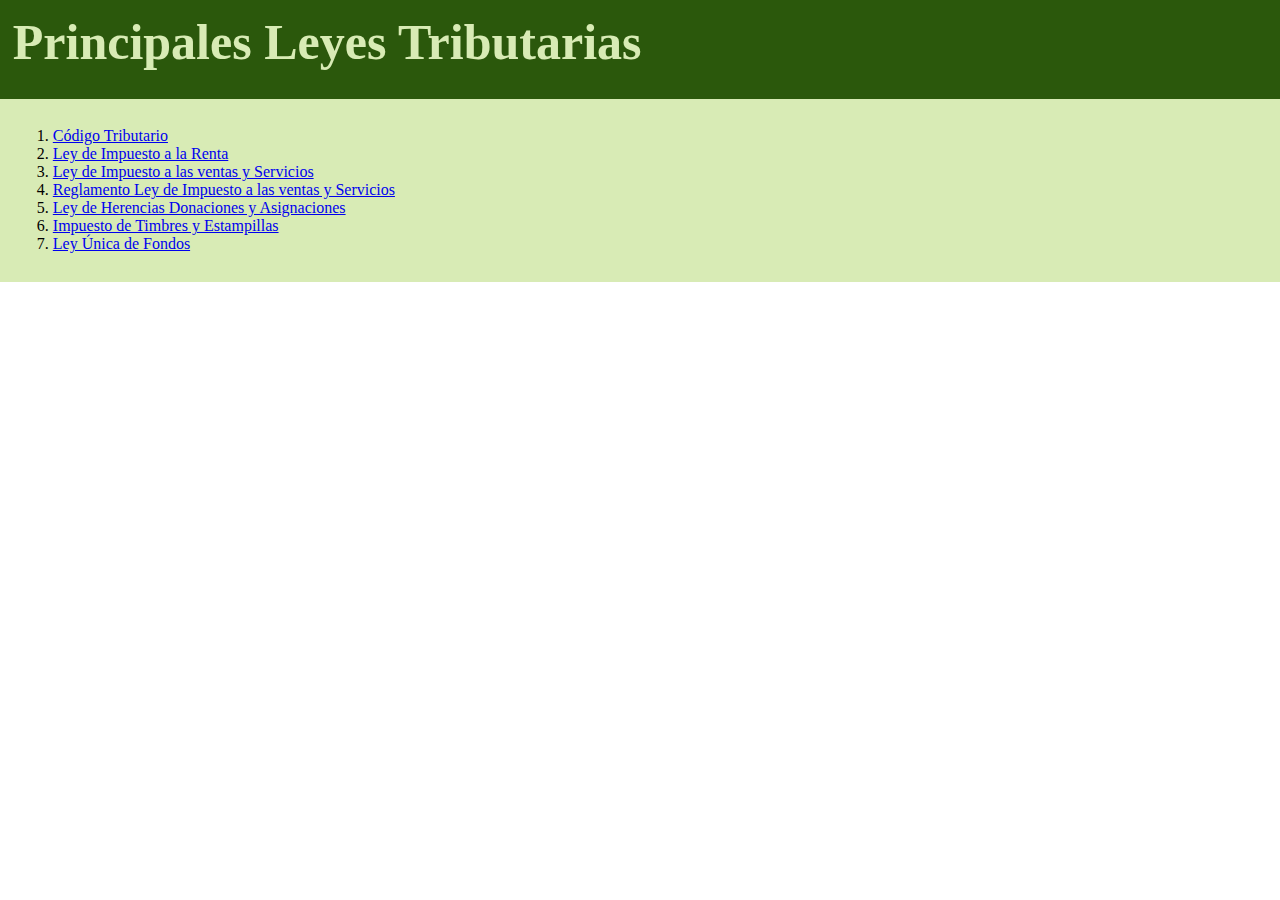
<file: index.html>
<!DOCTYPE html>
<html lang="en" dir="ltr">
  <head>
    <meta charset="utf-8" />
    <title>Main Page</title>
    <link rel="stylesheet" href="css/styles.css" />
  </head>
  <body>
    <div class="headerContainerStyle">
      <h1 class="pageHeadeTitle">Principales Leyes Tributarias</h1>
    </div>

    <div class="middleConteinerStyle">
      <ol>
        <li><a href="codigoTributario.html">Código Tributario</a></li>
        <li><a href="renta.html">Ley de Impuesto a la Renta</a></li>
        <li><a href="iva.html">Ley de Impuesto a las ventas y Servicios</a></li>
        <li><a href="ivaReglamento.html">Reglamento Ley de Impuesto a las ventas y Servicios</a></li>
        <li><a href="IHDA.html">Ley de Herencias Donaciones y Asignaciones</a></li>
        <li><a href="ITE.html">Impuesto de Timbres y Estampillas</a></li>
        <li><a href="LUF.html">Ley Única de Fondos</a></li>
      </ol>
    </div>

    <div class="footerContainerStyle"></div>
  </body>
</html>
</file>
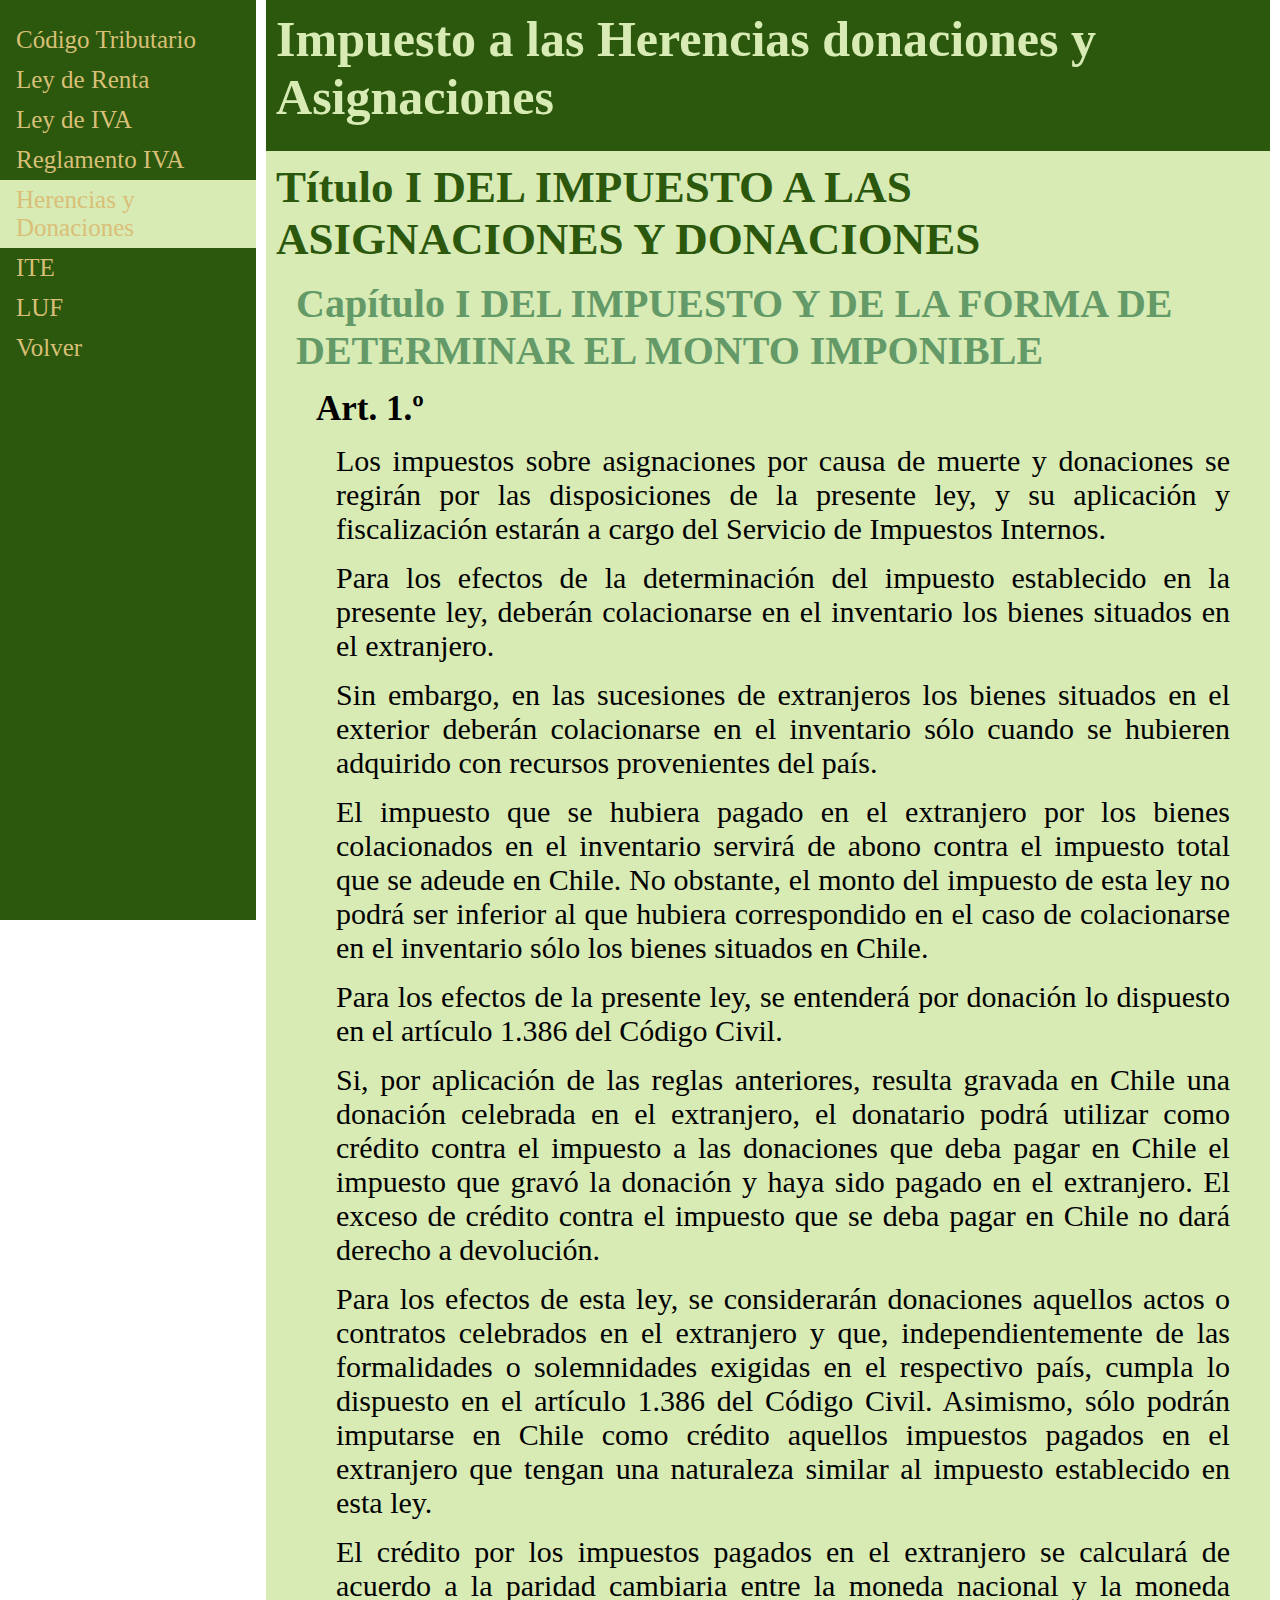
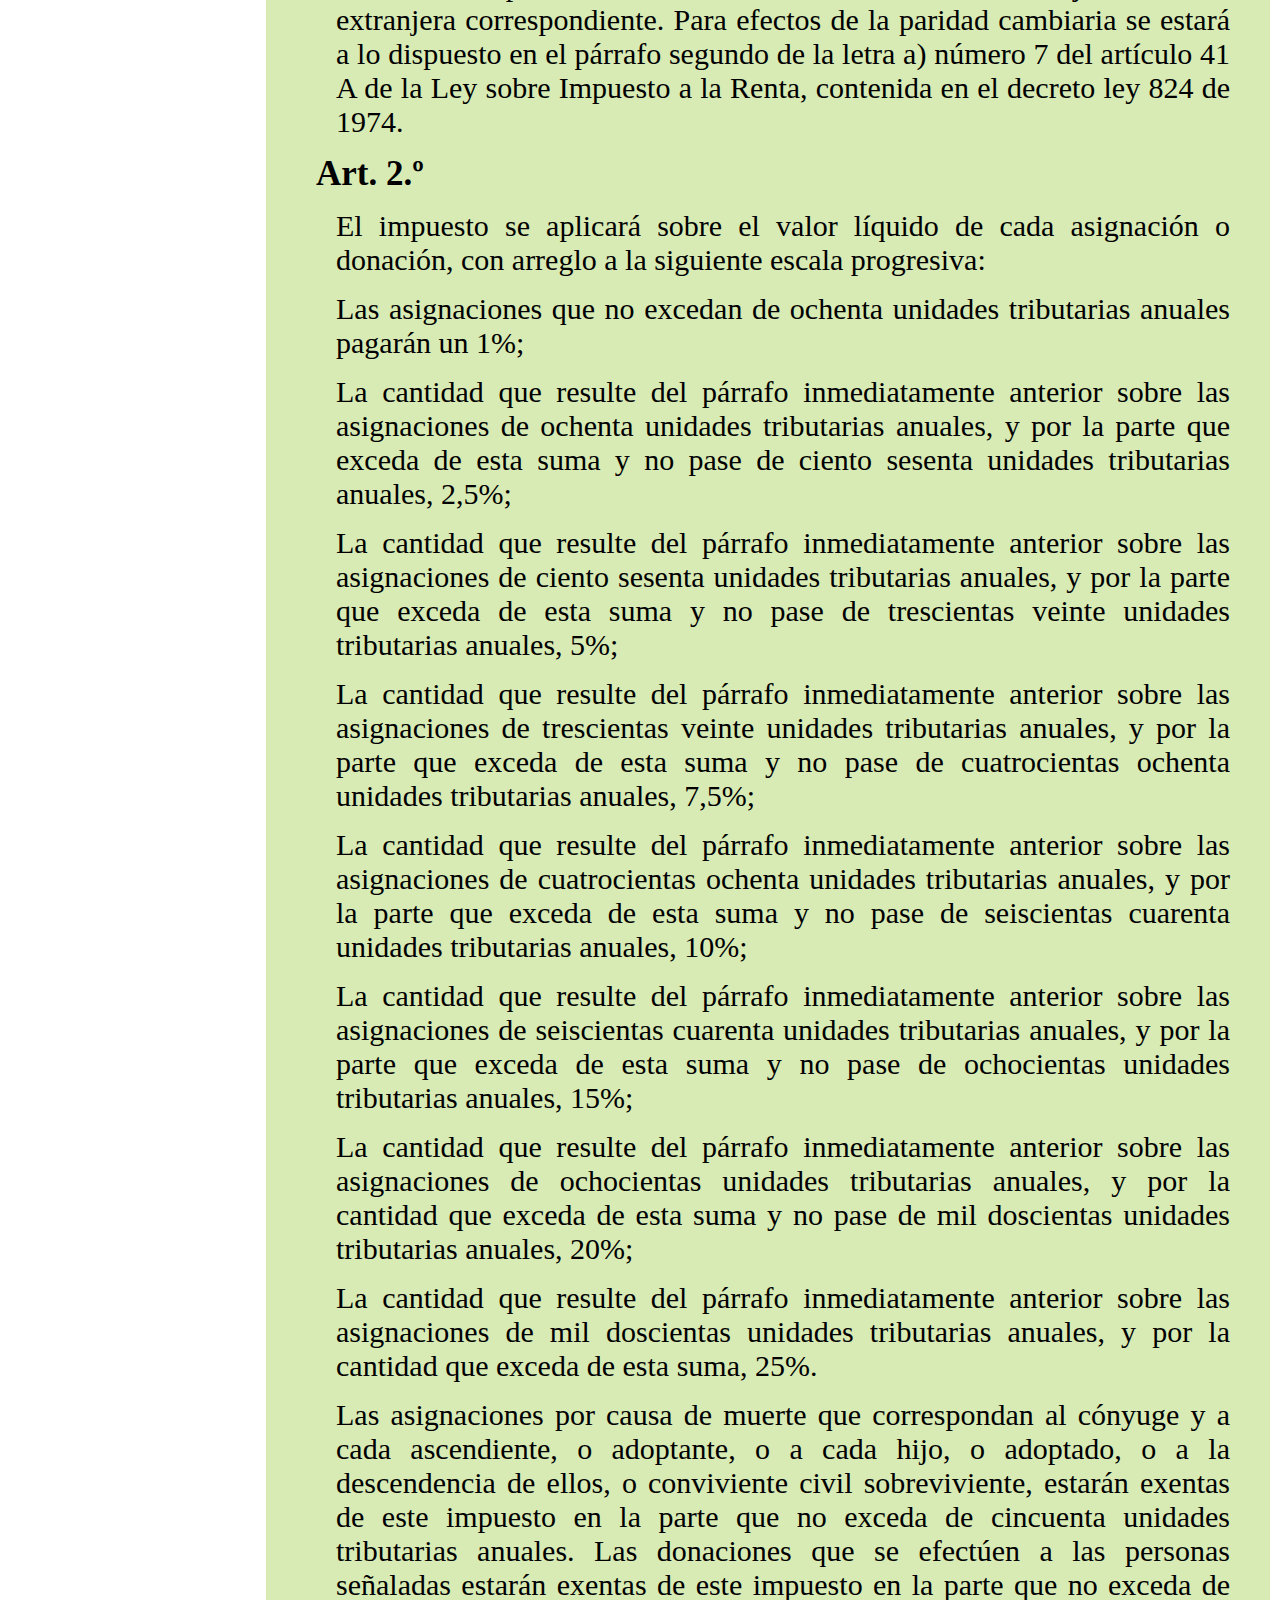
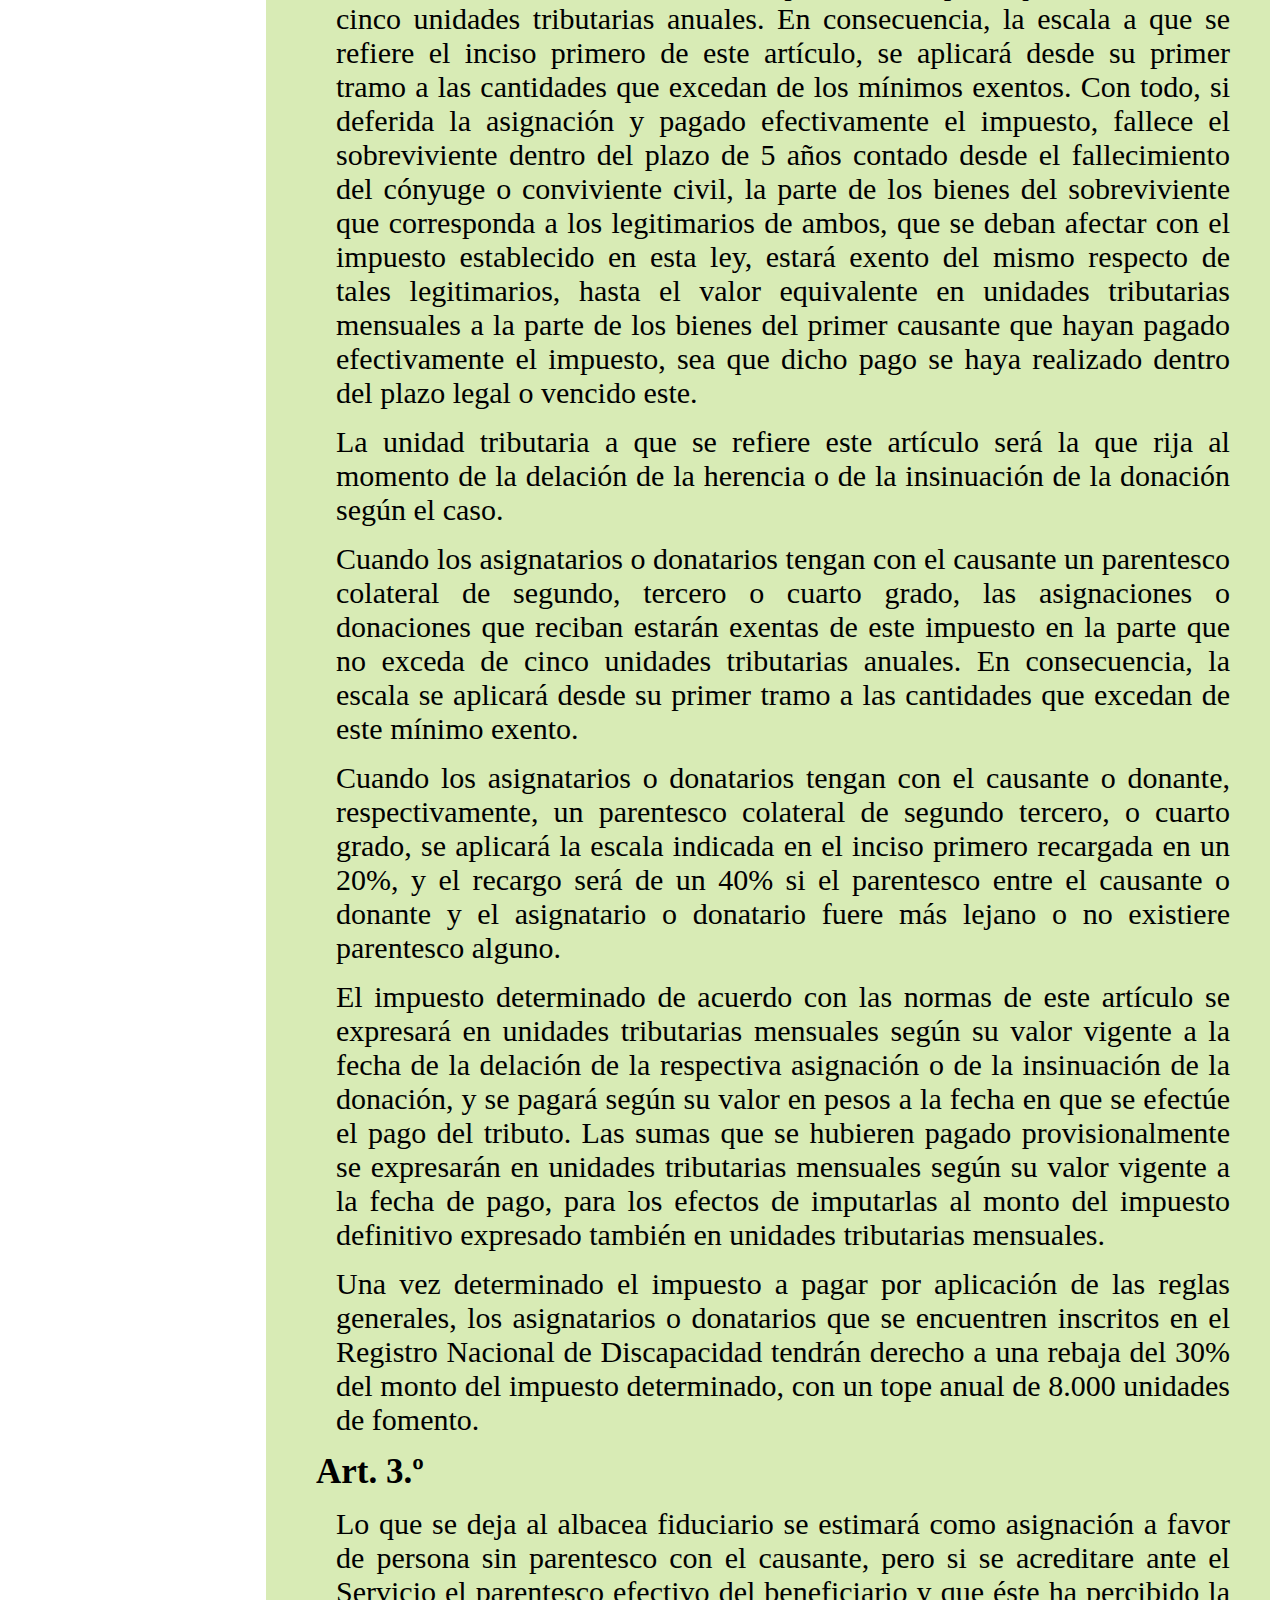
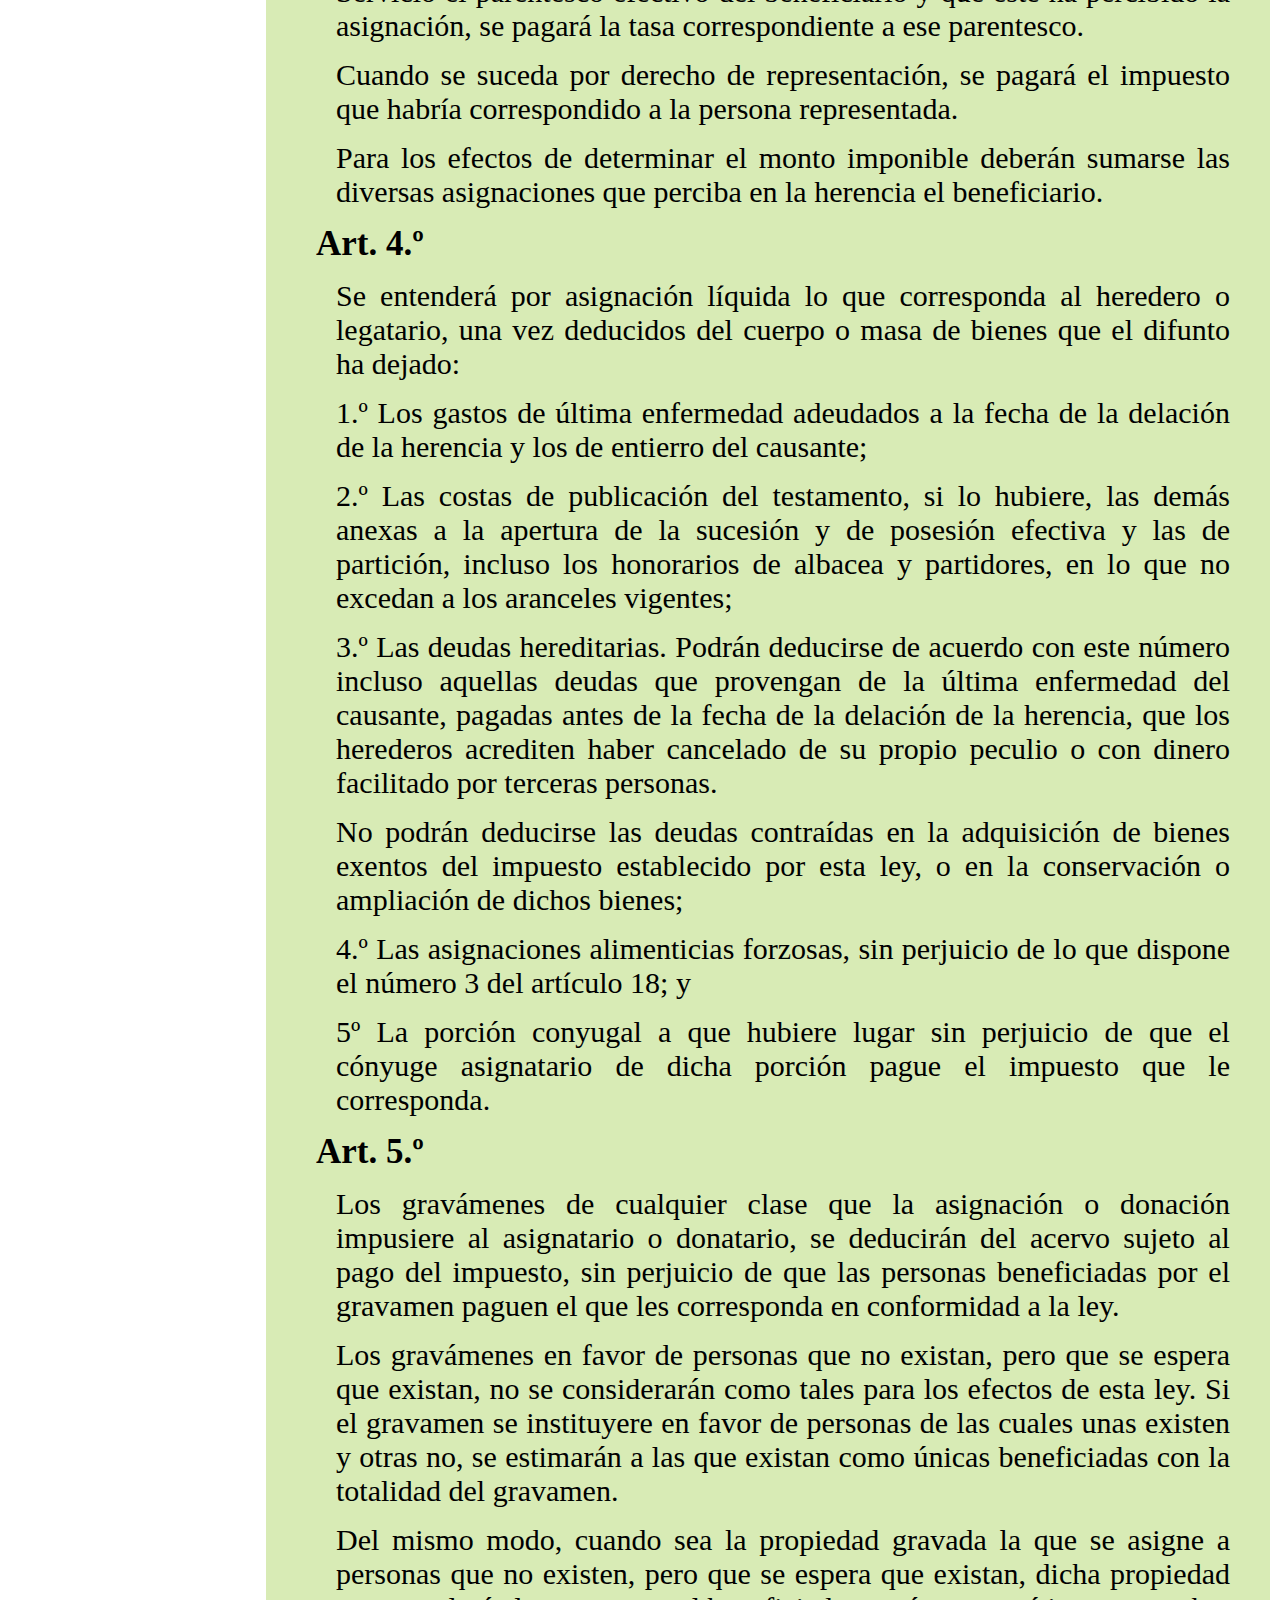
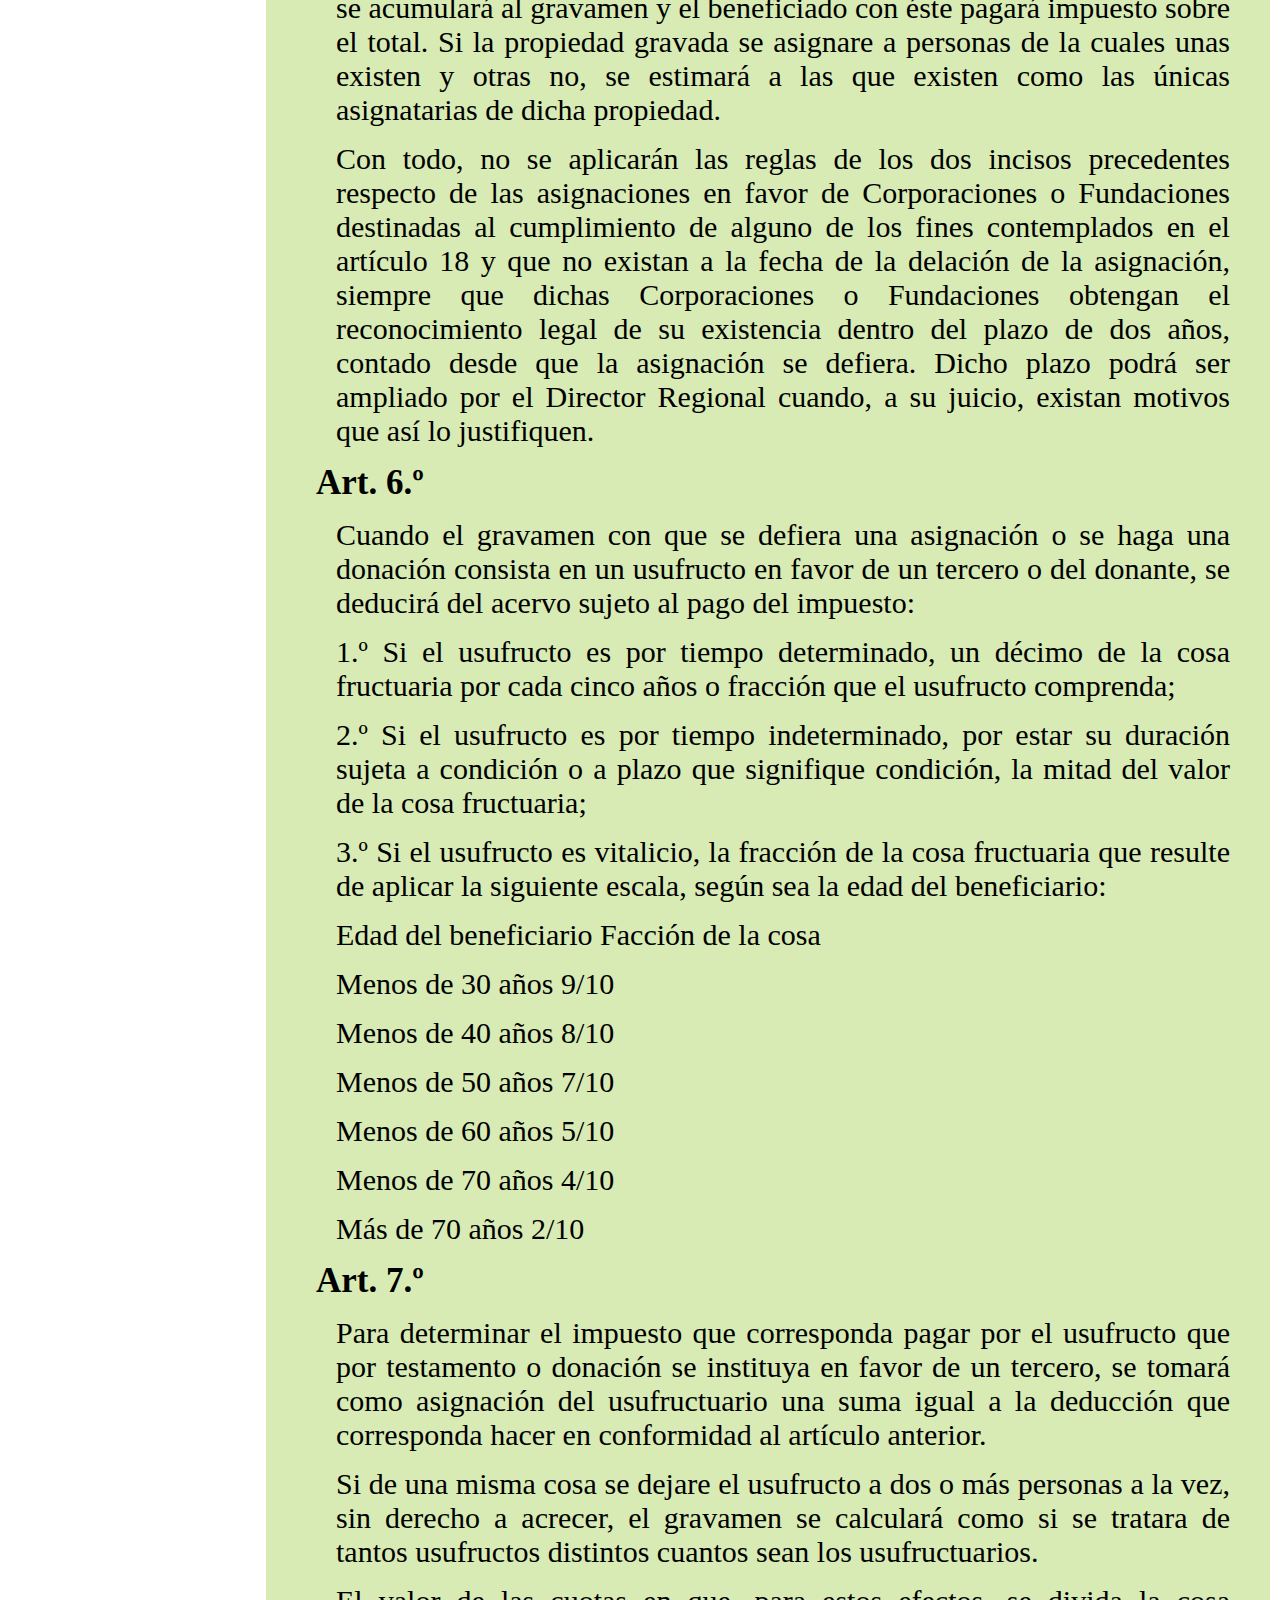
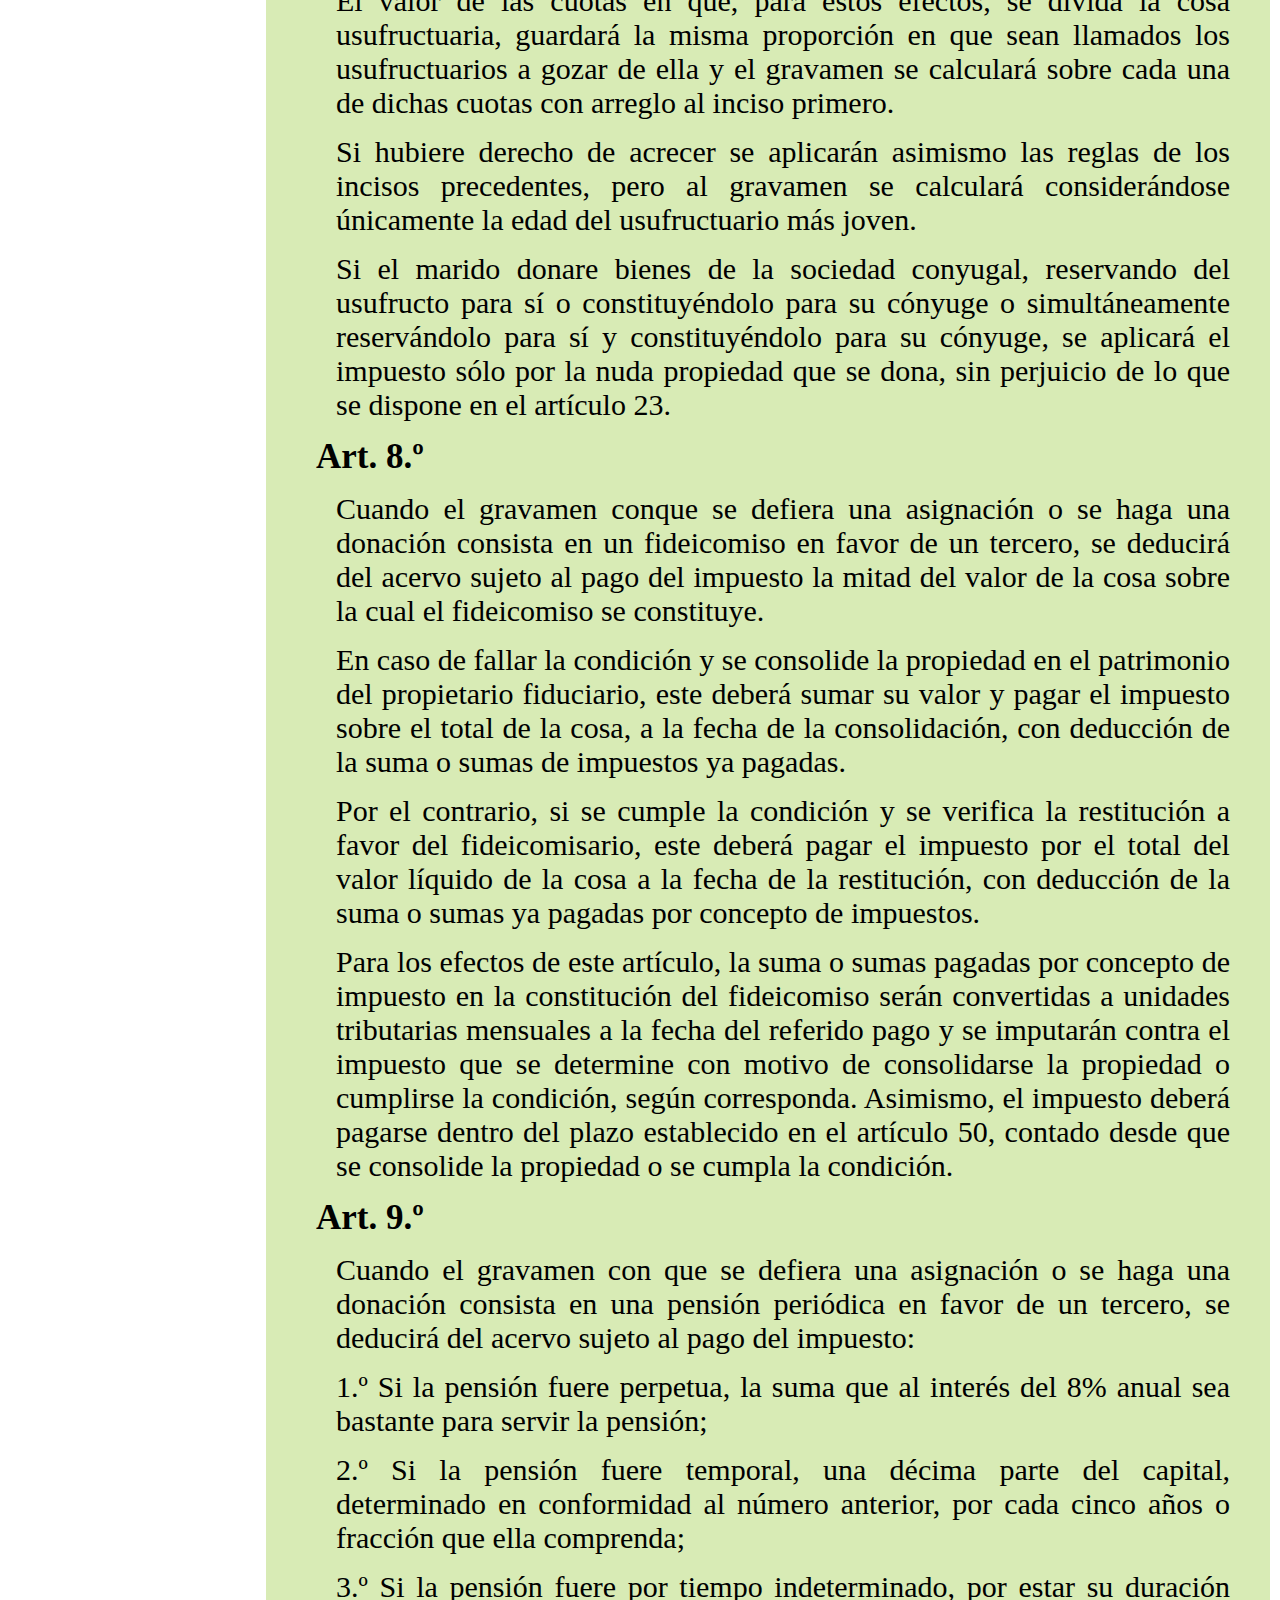
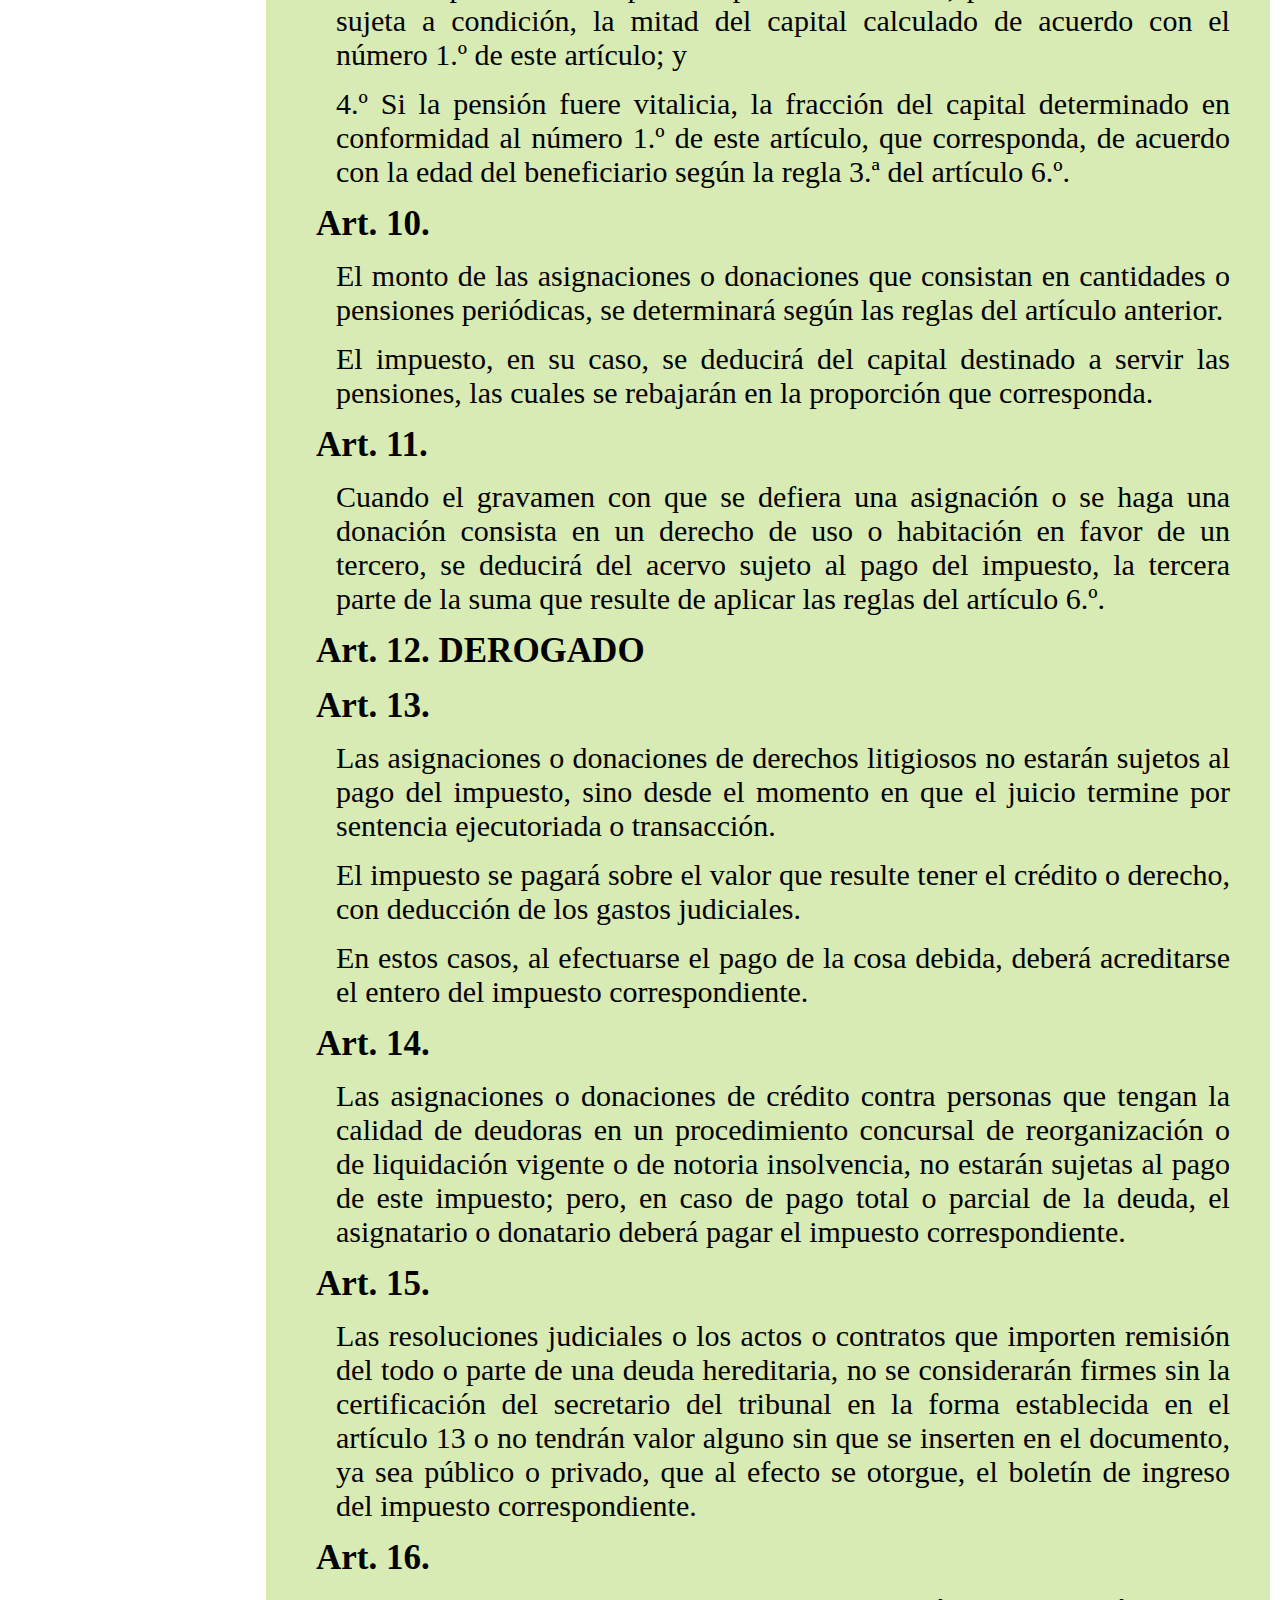
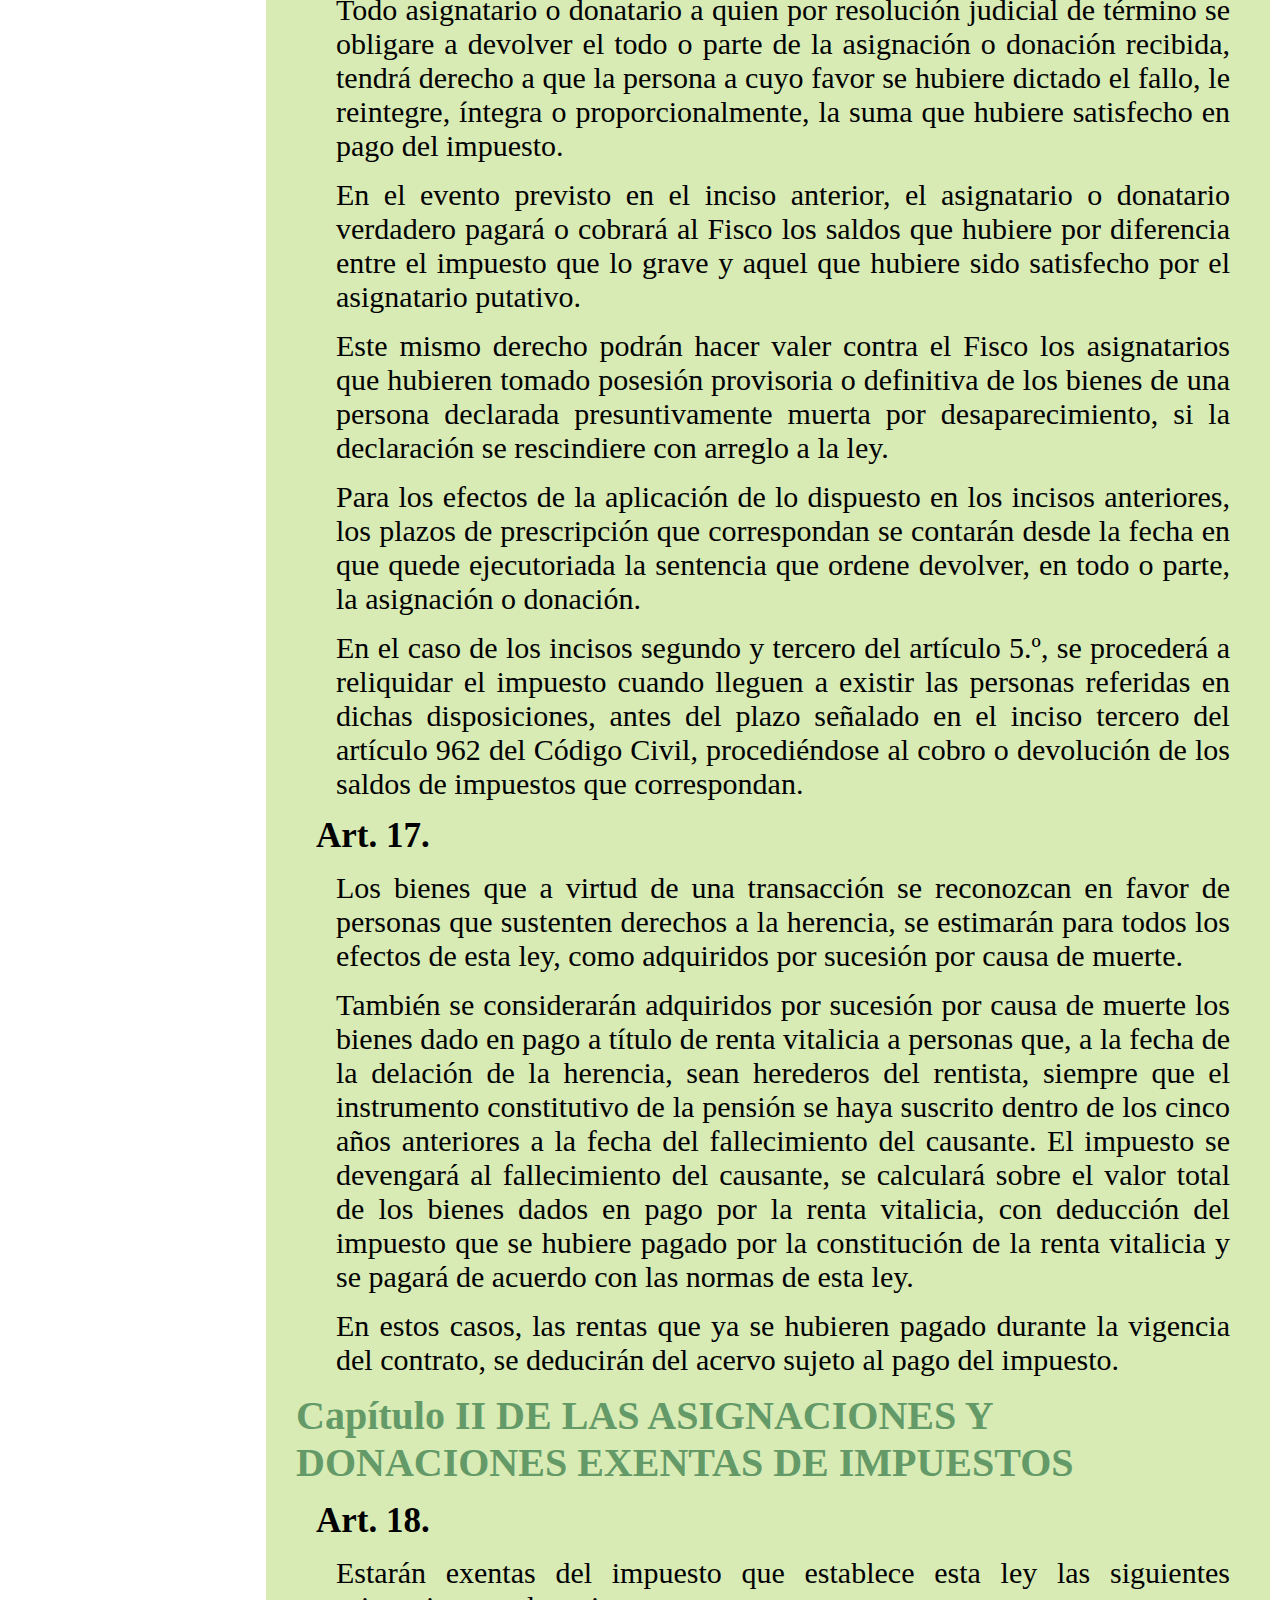
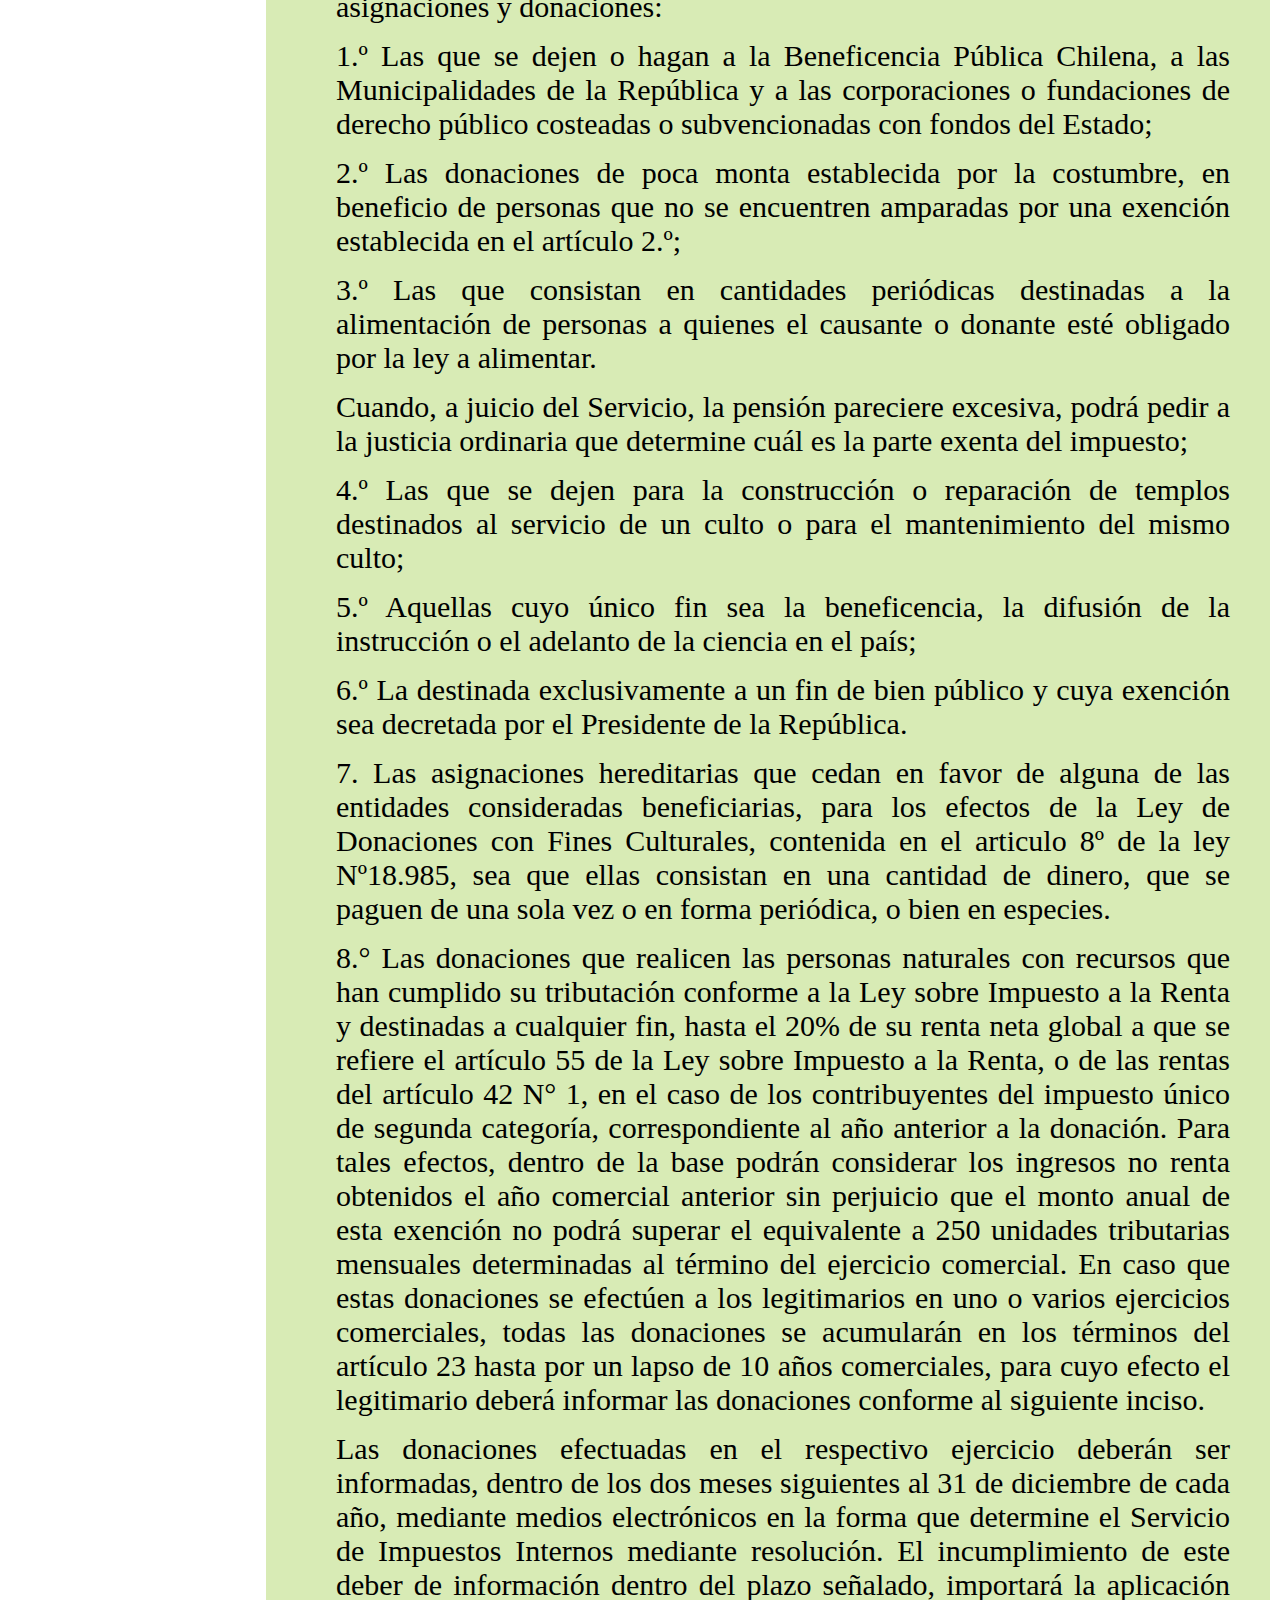
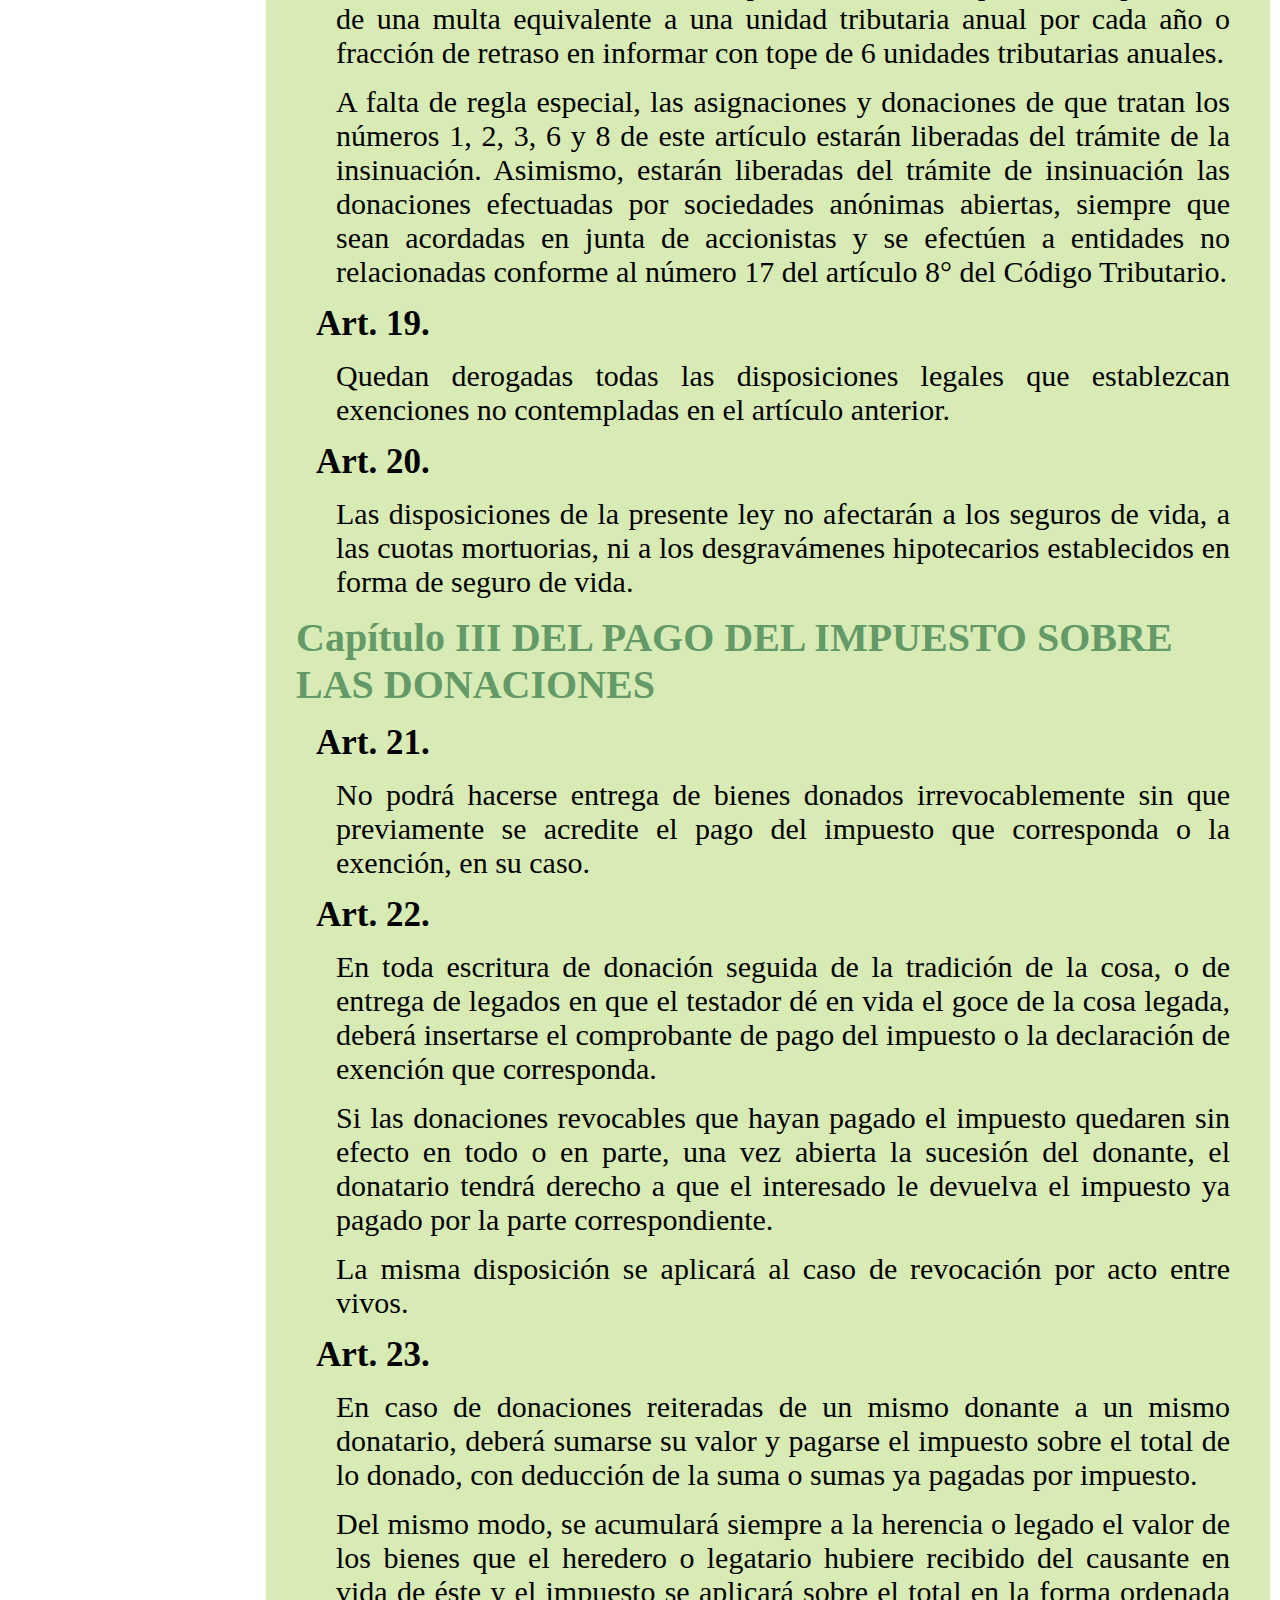
<file: IHDA.html>
<!DOCTYPE html>
<html lang="en" dir="ltr">
  <head>
    <meta charset="utf-8">
    <title> Ley de Impuesto a las ventas y Servicios</title>
    <link rel="stylesheet" href="css/styles.css">
  </head>
  <body>
      <!-- Side navigation -->
      <div class="sidenav">
        <a href="codigoTributario.html">Código Tributario</a>
        <a href="renta.html">Ley de Renta</a>
        <a href="iva.html">Ley de IVA</a>
        <a href="ivaReglamento.html">Reglamento IVA</a>
        <a class ="focusNav" href="IHDA.html">Herencias y Donaciones</a>
        <a href="ITE.html">ITE</a>
        <a href="LUF.html">LUF</a>
        <a href="index.html">Volver</a>

      </div>


      <!-- Page content -->
      <div class="main">
      
        <div class="headerContainerStyle">
          <h1 Class="pageHeadeTitle">Impuesto a las Herencias donaciones y Asignaciones</h1>
    
        </div>
    
        <div class="middleConteinerStyle">
    
    



      <H2 class=Titulo>Título I      DEL IMPUESTO A LAS ASIGNACIONES Y DONACIONES</H2>
<H3 class=Parrafo>     Capítulo I      DEL IMPUESTO Y DE LA FORMA DE DETERMINAR EL MONTO IMPONIBLE</H3>
<H4 class=Articulo>     Art. 1.º </H4>
<p class=Inciso>Los impuestos sobre asignaciones por causa de muerte y donaciones se regirán por las disposiciones de la presente ley, y su aplicación y fiscalización estarán a cargo del Servicio de Impuestos Internos.</p>
<p class=Inciso>     Para los efectos de la determinación del impuesto establecido en la presente ley, deberán colacionarse en el inventario los bienes situados en el extranjero.</p>
<p class=Inciso>     Sin embargo, en las sucesiones de extranjeros los bienes situados en el exterior deberán colacionarse en el inventario sólo cuando se hubieren adquirido con recursos provenientes del país.</p>
<p class=Inciso>     El impuesto que se hubiera pagado en el extranjero por los bienes colacionados en el inventario servirá de abono contra el impuesto total que se adeude en Chile. No obstante, el monto del impuesto de esta ley no podrá ser inferior al que hubiera correspondido en el caso de colacionarse en el inventario sólo los bienes situados en Chile.</p>
<p class=Inciso>     Para los efectos de la presente ley, se entenderá por donación lo dispuesto en el artículo 1.386 del Código Civil.</p>
<p class=Inciso>     Si, por aplicación de las reglas anteriores, resulta gravada en Chile una donación celebrada en el extranjero, el donatario podrá utilizar como crédito contra el impuesto a las donaciones que deba pagar en Chile el impuesto que gravó la donación y haya sido pagado en el extranjero. El exceso de crédito contra el impuesto que se deba pagar en Chile no dará derecho a devolución.</p>
<p class=Inciso>     Para los efectos de esta ley, se considerarán donaciones aquellos actos o contratos celebrados en el extranjero y que, independientemente de las formalidades o solemnidades exigidas en el respectivo país, cumpla lo dispuesto en el artículo 1.386 del Código Civil. Asimismo, sólo podrán imputarse en Chile como crédito aquellos impuestos pagados en el extranjero que tengan una naturaleza similar al impuesto establecido en esta ley.</p>
<p class=Inciso>     El crédito por los impuestos pagados en el extranjero se calculará de acuerdo a la paridad cambiaria entre la moneda nacional y la moneda extranjera correspondiente. Para efectos de la paridad cambiaria se estará a lo dispuesto en el párrafo segundo de la letra a) número 7 del artículo 41 A de la Ley sobre Impuesto a la Renta, contenida en el decreto ley 824 de 1974.</p>
<H4 class=Articulo>     Art. 2.º </H4>
<p class=Inciso>El impuesto se aplicará sobre el valor líquido de cada asignación o donación, con arreglo a la siguiente escala progresiva:</p>
<p class=Inciso>     Las asignaciones que no excedan de ochenta unidades tributarias anuales pagarán un 1%;</p>
<p class=Inciso>     La cantidad que resulte del párrafo inmediatamente anterior sobre las asignaciones de ochenta unidades tributarias anuales, y por la parte que exceda de esta suma y no pase de ciento sesenta unidades tributarias anuales, 2,5%;</p>
<p class=Inciso>     La cantidad que resulte del párrafo inmediatamente anterior sobre las asignaciones de ciento sesenta unidades tributarias anuales, y por la parte que exceda de esta suma y no pase de trescientas veinte unidades tributarias anuales, 5%;</p>
<p class=Inciso>     La cantidad que resulte del párrafo inmediatamente anterior sobre las asignaciones de trescientas veinte unidades tributarias anuales, y por la parte que exceda de esta suma y no pase de cuatrocientas ochenta unidades tributarias anuales, 7,5%;</p>
<p class=Inciso>     La cantidad que resulte del párrafo inmediatamente anterior sobre las asignaciones de cuatrocientas ochenta unidades tributarias anuales, y por la parte que exceda de esta suma y no pase de seiscientas cuarenta unidades tributarias anuales, 10%;</p>
<p class=Inciso>     La cantidad que resulte del párrafo inmediatamente anterior sobre las asignaciones de seiscientas cuarenta unidades tributarias anuales, y por la parte que exceda de esta suma y no pase de ochocientas unidades tributarias anuales, 15%;</p>
<p class=Inciso>     La cantidad que resulte del párrafo inmediatamente anterior sobre las asignaciones de ochocientas unidades tributarias anuales, y por la cantidad que exceda de esta suma y no pase de mil doscientas unidades tributarias anuales, 20%;</p>
<p class=Inciso>     La cantidad que resulte del párrafo inmediatamente anterior sobre las asignaciones de mil doscientas unidades tributarias anuales, y por la cantidad que exceda de esta suma, 25%.</p>
<p class=Inciso>     Las asignaciones por causa de muerte que correspondan al cónyuge y a cada ascendiente, o adoptante, o a cada hijo, o adoptado, o a la descendencia de ellos, o conviviente civil sobreviviente, estarán exentas de este impuesto en la parte que no exceda de cincuenta unidades tributarias anuales. Las donaciones que se efectúen a las personas señaladas estarán exentas de este impuesto en la parte que no exceda de cinco unidades tributarias anuales. En consecuencia, la escala a que se refiere el inciso primero de este artículo, se aplicará desde su primer tramo a las cantidades que excedan de los mínimos exentos. Con todo, si deferida la asignación y pagado efectivamente el impuesto, fallece el sobreviviente dentro del plazo de 5 años contado desde el fallecimiento del cónyuge o conviviente civil, la parte de los bienes del sobreviviente que corresponda a los legitimarios de ambos, que se deban afectar con el impuesto establecido en esta ley, estará exento del mismo respecto de tales legitimarios, hasta el valor equivalente en unidades tributarias mensuales a la parte de los bienes del primer causante que hayan pagado efectivamente el impuesto, sea que dicho pago se haya realizado dentro del plazo legal o vencido este.</p>
<p class=Inciso>     La unidad tributaria a que se refiere este artículo será la que rija al momento de la delación de la herencia o de la insinuación de la donación según el caso.</p>
<p class=Inciso>     Cuando los asignatarios o donatarios tengan con el causante un parentesco colateral de segundo, tercero o cuarto grado, las asignaciones o donaciones que reciban estarán exentas de este impuesto en la parte que no exceda de cinco unidades tributarias anuales. En consecuencia, la escala se aplicará desde su primer tramo a las cantidades que excedan de este mínimo exento.</p>
<p class=Inciso>     Cuando los asignatarios o donatarios tengan con el causante o donante, respectivamente, un parentesco colateral de segundo tercero, o cuarto grado, se aplicará la escala indicada en el inciso primero recargada en un 20%, y el recargo será de un 40% si el parentesco entre el causante o donante y el asignatario o donatario fuere más lejano o no existiere parentesco alguno.</p>
<p class=Inciso>     El impuesto determinado de acuerdo con las normas de este artículo se expresará en unidades tributarias mensuales según su valor vigente a la fecha de la delación de la respectiva asignación o de la insinuación de la donación, y se pagará según su valor en pesos a la fecha en que se efectúe el pago del tributo. Las sumas que se hubieren pagado provisionalmente se expresarán en unidades tributarias mensuales según su valor vigente a la fecha de pago, para los efectos de imputarlas al monto del impuesto definitivo expresado también en unidades tributarias mensuales.</p>
<p class=Inciso>     Una vez determinado el impuesto a pagar por aplicación de las reglas generales, los asignatarios o donatarios que se encuentren inscritos en el Registro Nacional de Discapacidad tendrán derecho a una rebaja del 30% del monto del impuesto determinado, con un tope anual de 8.000 unidades de fomento.</p>
<H4 class=Articulo>     Art. 3.º </H4>
<p class=Inciso>Lo que se deja al albacea fiduciario se estimará como asignación a favor de persona sin parentesco con el causante, pero si se acreditare ante el Servicio el parentesco efectivo del beneficiario y que éste ha percibido la asignación, se pagará la tasa correspondiente a ese parentesco.</p>
<p class=Inciso>     Cuando se suceda por derecho de representación, se pagará el impuesto que habría correspondido a la persona representada.</p>
<p class=Inciso>     Para los efectos de determinar el monto imponible deberán sumarse las diversas asignaciones que perciba en la herencia el beneficiario.</p>
<H4 class=Articulo>     Art. 4.º </H4>
<p class=Inciso>Se entenderá por asignación líquida lo que corresponda al heredero o legatario, una vez deducidos del cuerpo o masa de bienes que el difunto ha dejado:</p>
<p class=Inciso>     1.º Los gastos de última enfermedad adeudados a la fecha de la delación de la herencia y los de entierro del causante;</p>
<p class=Inciso>     2.º Las costas de publicación del testamento, si lo hubiere, las demás anexas a la apertura de la sucesión y de posesión efectiva y las de partición, incluso los honorarios de albacea y partidores, en lo que no excedan a los aranceles vigentes;</p>
<p class=Inciso>     3.º Las deudas hereditarias. Podrán deducirse de acuerdo con este número incluso aquellas deudas que provengan de la última enfermedad del causante, pagadas antes de la fecha de la delación de la herencia, que los herederos acrediten haber cancelado de su propio peculio o con dinero facilitado por terceras personas.</p>
<p class=Inciso>     No podrán deducirse las deudas contraídas en la adquisición de bienes exentos del impuesto establecido por esta ley, o en la conservación o ampliación de dichos bienes;</p>
<p class=Inciso>     4.º Las asignaciones alimenticias forzosas, sin perjuicio de lo que dispone el número 3 del artículo 18; y</p>
<p class=Inciso>     5º La porción conyugal a que hubiere lugar sin perjuicio de que el cónyuge asignatario de dicha porción pague el impuesto que le corresponda.</p>
<H4 class=Articulo>     Art. 5.º </H4>
<p class=Inciso>Los gravámenes de cualquier clase que la asignación o donación impusiere al asignatario o donatario, se deducirán del acervo sujeto al pago del impuesto, sin perjuicio de que las personas beneficiadas por el gravamen paguen el que les corresponda en conformidad a la ley.</p>
<p class=Inciso>     Los gravámenes en favor de personas que no existan, pero que se espera que existan, no se considerarán como tales para los efectos de esta ley. Si el gravamen se instituyere en favor de personas de las cuales unas existen y otras no, se estimarán a las que existan como únicas beneficiadas con la totalidad del gravamen.</p>
<p class=Inciso>     Del mismo modo, cuando sea la propiedad gravada la que se asigne a personas que no existen, pero que se espera que existan, dicha propiedad se acumulará al gravamen y el beneficiado con éste pagará impuesto sobre el total. Si la propiedad gravada se asignare a personas de la cuales unas existen y otras no, se estimará a las que existen como las únicas asignatarias de dicha propiedad.</p>
<p class=Inciso>     Con todo, no se aplicarán las reglas de los dos incisos precedentes respecto de las asignaciones en favor de Corporaciones o Fundaciones destinadas al cumplimiento de alguno de los fines contemplados en el artículo 18 y que no existan a la fecha de la delación de la asignación, siempre que dichas Corporaciones o Fundaciones obtengan el reconocimiento legal de su existencia dentro del plazo de dos años, contado desde que la asignación se defiera. Dicho plazo podrá ser ampliado por el Director Regional cuando, a su juicio, existan motivos que así lo justifiquen.</p>
<H4 class=Articulo>     Art. 6.º </H4>
<p class=Inciso>Cuando el gravamen con que se defiera una asignación o se haga una donación consista en un usufructo en favor de un tercero o del donante, se deducirá del acervo sujeto al pago del impuesto:</p>
<p class=Inciso>     1.º Si el usufructo es por tiempo determinado, un décimo de la cosa fructuaria por cada cinco años o fracción que el usufructo comprenda;</p>
<p class=Inciso>     2.º Si el usufructo es por tiempo indeterminado, por estar su duración sujeta a condición o a plazo que signifique condición, la mitad del valor de la cosa fructuaria;</p>
<p class=Inciso>     3.º Si el usufructo es vitalicio, la fracción de la cosa fructuaria que resulte de aplicar la siguiente escala, según sea la edad del beneficiario:</p>
<p class=Inciso>Edad del beneficiario                  Facción de la cosa</p>
<p class=Inciso>Menos de 30 años                           9/10</p>
<p class=Inciso>Menos de 40 años                           8/10</p>
<p class=Inciso>Menos de 50 años                           7/10</p>
<p class=Inciso>Menos de 60 años                           5/10</p>
<p class=Inciso>Menos de 70 años                           4/10</p>
<p class=Inciso>Más de 70 años                             2/10</p>
<H4 class=Articulo>     Art. 7.º </H4>
<p class=Inciso>Para determinar el impuesto que corresponda pagar por el usufructo que por testamento o donación se instituya en favor de un tercero, se tomará como asignación del usufructuario una suma igual a la deducción que corresponda hacer en conformidad al artículo anterior.</p>
<p class=Inciso>     Si de una misma cosa se dejare el usufructo a dos o más personas a la vez, sin derecho a acrecer, el gravamen se calculará como si se tratara de tantos usufructos distintos cuantos sean los usufructuarios.</p>
<p class=Inciso>     El valor de las cuotas en que, para estos efectos, se divida la cosa usufructuaria, guardará la misma proporción en que sean llamados los usufructuarios a gozar de ella y el gravamen se calculará sobre cada una de dichas cuotas con arreglo al inciso primero.</p>
<p class=Inciso>     Si hubiere derecho de acrecer se aplicarán asimismo las reglas de los incisos precedentes, pero al gravamen se calculará considerándose únicamente la edad del usufructuario más joven.</p>
<p class=Inciso>     Si el marido donare bienes de la sociedad conyugal, reservando del usufructo para sí o constituyéndolo para su cónyuge o simultáneamente reservándolo para sí y constituyéndolo para su cónyuge, se aplicará el impuesto sólo por la nuda propiedad que se dona, sin perjuicio de lo que se dispone en el artículo 23.</p>
<H4 class=Articulo>     Art. 8.º </H4>
<p class=Inciso>Cuando el gravamen conque se defiera una asignación o se haga una donación consista en un fideicomiso en favor de un tercero, se deducirá del acervo sujeto al pago del impuesto la mitad del valor de la cosa sobre la cual el fideicomiso se constituye.</p>
<p class=Inciso>     En caso de fallar la condición y se consolide la propiedad en el patrimonio del propietario fiduciario, este deberá sumar su valor y pagar el impuesto sobre el total de la cosa, a la fecha de la consolidación, con deducción de la suma o sumas de impuestos ya pagadas.</p>
<p class=Inciso>     Por el contrario, si se cumple la condición y se verifica la restitución a favor del fideicomisario, este deberá pagar el impuesto por el total del valor líquido de la cosa a la fecha de la restitución, con deducción de la suma o sumas ya pagadas por concepto de impuestos.</p>
<p class=Inciso>     Para los efectos de este artículo, la suma o sumas pagadas por concepto de impuesto en la constitución del fideicomiso serán convertidas a unidades tributarias mensuales a la fecha del referido pago y se imputarán contra el impuesto que se determine con motivo de consolidarse la propiedad o cumplirse la condición, según corresponda. Asimismo, el impuesto deberá pagarse dentro del plazo establecido en el artículo 50, contado desde que se consolide la propiedad o se cumpla la condición.</p>
<H4 class=Articulo>     Art. 9.º </H4>
<p class=Inciso>Cuando el gravamen con que se defiera una asignación o se haga una donación consista en una pensión periódica en favor de un tercero, se deducirá del acervo sujeto al pago del impuesto:</p>
<p class=Inciso>     1.º Si la pensión fuere perpetua, la suma que al interés del 8% anual sea bastante para servir la pensión;</p>
<p class=Inciso>     2.º Si la pensión fuere temporal, una décima parte del capital, determinado en conformidad al número anterior, por cada cinco años o fracción que ella comprenda;</p>
<p class=Inciso>     3.º Si la pensión fuere por tiempo indeterminado, por estar su duración sujeta a condición, la mitad del capital calculado de acuerdo con el número 1.º de este artículo; y</p>
<p class=Inciso>     4.º Si la pensión fuere vitalicia, la fracción del capital determinado en conformidad al número 1.º de este artículo, que corresponda, de acuerdo con la edad del beneficiario según la regla 3.ª del artículo 6.º.</p>
<H4 class=Articulo>     Art. 10. </H4>
<p class=Inciso>El monto de las asignaciones o donaciones que consistan en cantidades o pensiones periódicas, se determinará según las reglas del artículo anterior.</p>
<p class=Inciso>     El impuesto, en su caso, se deducirá del capital destinado a servir las pensiones, las cuales se rebajarán en la proporción que corresponda.</p>
<H4 class=Articulo>     Art. 11. </H4>
<p class=Inciso>Cuando el gravamen con que se defiera una asignación o se haga una donación consista en un derecho de uso o habitación en favor de un tercero, se deducirá del acervo sujeto al pago del impuesto, la tercera parte de la suma que resulte de aplicar las reglas del artículo 6.º.</p>
<H4 class=Articulo>     Art. 12. DEROGADO</H4>
<H4 class=Articulo>     Art. 13. </H4>
<p class=Inciso>Las asignaciones o donaciones de derechos litigiosos no estarán sujetos al pago del impuesto, sino desde el momento en que el juicio termine por sentencia ejecutoriada o transacción.</p>
<p class=Inciso>     El impuesto se pagará sobre el valor que resulte tener el crédito o derecho, con deducción de los gastos judiciales.</p>
<p class=Inciso>     En estos casos, al efectuarse el pago de la cosa debida, deberá acreditarse el entero del impuesto correspondiente.</p>
<H4 class=Articulo>     Art. 14. </H4>
<p class=Inciso>Las asignaciones o donaciones de crédito contra personas que tengan la calidad de deudoras en un procedimiento concursal de reorganización o de liquidación vigente o de notoria insolvencia, no estarán sujetas al pago de este impuesto; pero, en caso de pago total o parcial de la deuda, el asignatario o donatario deberá pagar el impuesto correspondiente.</p>
<H4 class=Articulo>     Art. 15. </H4>
<p class=Inciso>Las resoluciones judiciales o los actos o contratos que importen remisión del todo o parte de una deuda hereditaria, no se considerarán firmes sin la certificación del secretario del tribunal en la forma establecida en el artículo 13 o no tendrán valor alguno sin que se inserten en el documento, ya sea público o privado, que al efecto se otorgue, el boletín de ingreso del impuesto correspondiente.</p>
<H4 class=Articulo>     Art. 16. </H4>
<p class=Inciso>Todo asignatario o donatario a quien por resolución judicial de término se obligare a devolver el todo o parte de la asignación o donación recibida, tendrá derecho a que la persona a cuyo favor se hubiere dictado el fallo, le reintegre, íntegra o proporcionalmente, la suma que hubiere satisfecho en pago del impuesto.</p>
<p class=Inciso>     En el evento previsto en el inciso anterior, el asignatario o donatario verdadero pagará o cobrará al Fisco los saldos que hubiere por diferencia entre el impuesto que lo grave y aquel que hubiere sido satisfecho por el asignatario putativo.</p>
<p class=Inciso>     Este mismo derecho podrán hacer valer contra el Fisco los asignatarios que hubieren tomado posesión provisoria o definitiva de los bienes de una persona declarada presuntivamente muerta por desaparecimiento, si la declaración se rescindiere con arreglo a la ley.</p>
<p class=Inciso>     Para los efectos de la aplicación de lo dispuesto en los incisos anteriores, los plazos de prescripción que correspondan se contarán desde la fecha en que quede ejecutoriada la sentencia que ordene devolver, en todo o parte, la asignación o donación.</p>
<p class=Inciso>     En el caso de los incisos segundo y tercero del artículo 5.º, se procederá a reliquidar el impuesto cuando lleguen a existir las personas referidas en dichas disposiciones, antes del plazo señalado en el inciso tercero del artículo 962 del Código Civil, procediéndose al cobro o devolución de los saldos de impuestos que correspondan.</p>
<H4 class=Articulo>     Art. 17. </H4>
<p class=Inciso>Los bienes que a virtud de una transacción se reconozcan en favor de personas que sustenten derechos a la herencia, se estimarán para todos los efectos de esta ley, como adquiridos por sucesión por causa de muerte.</p>
<p class=Inciso>     También se considerarán adquiridos por sucesión por causa de muerte los bienes dado en pago a título de renta vitalicia a personas que, a la fecha de la delación de la herencia, sean herederos del rentista, siempre que el instrumento constitutivo de la pensión se haya suscrito dentro de los cinco años anteriores a la fecha del fallecimiento del causante. El impuesto se devengará al fallecimiento del causante, se calculará sobre el valor total de los bienes dados en pago por la renta vitalicia, con deducción del impuesto que se hubiere pagado por la constitución de la renta vitalicia y se pagará de acuerdo con las normas de esta ley.</p>
<p class=Inciso>     En estos casos, las rentas que ya se hubieren pagado durante la vigencia del contrato, se deducirán del acervo sujeto al pago del impuesto.</p>
<H3 class=Parrafo>     Capítulo II      DE LAS ASIGNACIONES Y DONACIONES EXENTAS DE IMPUESTOS</H3>
<H4 class=Articulo>     Art. 18. </H4>
<p class=Inciso>Estarán exentas del impuesto que establece esta ley las siguientes asignaciones y donaciones:</p>
<p class=Inciso>     1.º Las que se dejen o hagan a la Beneficencia Pública Chilena, a las Municipalidades de la República y a las corporaciones o fundaciones de derecho público costeadas o subvencionadas con fondos del Estado;</p>
<p class=Inciso>     2.º Las donaciones de poca monta establecida por la costumbre, en beneficio de personas que no se encuentren amparadas por una exención establecida en el artículo 2.º;</p>
<p class=Inciso>     3.º Las que consistan en cantidades periódicas destinadas a la alimentación de personas a quienes el causante o donante esté obligado por la ley a alimentar.</p>
<p class=Inciso>     Cuando, a juicio del Servicio, la pensión pareciere excesiva, podrá pedir a la justicia ordinaria que determine cuál es la parte exenta del impuesto;</p>
<p class=Inciso>     4.º Las que se dejen para la construcción o reparación de templos destinados al servicio de un culto o para el mantenimiento del mismo culto;</p>
<p class=Inciso>     5.º Aquellas cuyo único fin sea la beneficencia, la difusión de la instrucción o el adelanto de la ciencia en el país;</p>
<p class=Inciso>     6.º La destinada exclusivamente a un fin de bien público y cuya exención sea decretada por el Presidente de la República.</p>
<p class=Inciso>     7. Las asignaciones hereditarias que cedan en favor de alguna de las entidades consideradas beneficiarias, para los efectos de la Ley de Donaciones con Fines Culturales, contenida en el articulo 8º de la ley Nº18.985, sea que ellas consistan en una cantidad de dinero, que se paguen de una sola vez o en forma periódica, o bien en especies.</p>
<p class=Inciso>     8.° Las donaciones que realicen las personas naturales con recursos que han cumplido su tributación conforme a la Ley sobre Impuesto a la Renta y destinadas a cualquier fin, hasta el 20% de su renta neta global a que se refiere el artículo 55 de la Ley sobre Impuesto a la Renta, o de las rentas del artículo 42 N° 1, en el caso de los contribuyentes del impuesto único de segunda categoría, correspondiente al año anterior a la donación. Para tales efectos, dentro de la base podrán considerar los ingresos no renta obtenidos el año comercial anterior sin perjuicio que el monto anual de esta exención no podrá superar el equivalente a 250 unidades tributarias mensuales determinadas al término del ejercicio comercial. En caso que estas donaciones se efectúen a los legitimarios en uno o varios ejercicios comerciales, todas las donaciones se acumularán en los términos del artículo 23 hasta por un lapso de 10 años comerciales, para cuyo efecto el legitimario deberá informar las donaciones conforme al siguiente inciso.</p>
<p class=Inciso>     Las donaciones efectuadas en el respectivo ejercicio deberán ser informadas, dentro de los dos meses siguientes al 31 de diciembre de cada año, mediante medios electrónicos en la forma que determine el Servicio de Impuestos Internos mediante resolución. El incumplimiento de este deber de información dentro del plazo señalado, importará la aplicación de una multa equivalente a una unidad tributaria anual por cada año o fracción de retraso en informar con tope de 6 unidades tributarias anuales.</p>
<p class=Inciso>     A falta de regla especial, las asignaciones y donaciones de que tratan los números 1, 2, 3, 6 y 8 de este artículo estarán liberadas del trámite de la insinuación. Asimismo, estarán liberadas del trámite de insinuación las donaciones efectuadas por sociedades anónimas abiertas, siempre que sean acordadas en junta de accionistas y se efectúen a entidades no relacionadas conforme al número 17 del artículo 8° del Código Tributario.</p>
<H4 class=Articulo>     Art. 19. </H4>
<p class=Inciso>Quedan derogadas todas las disposiciones legales que establezcan exenciones no contempladas en el artículo anterior.</p>
<H4 class=Articulo>     Art. 20. </H4>
<p class=Inciso>Las disposiciones de la presente ley no afectarán a los seguros de vida, a las cuotas mortuorias, ni a los desgravámenes hipotecarios establecidos en forma de seguro de vida.</p>
<H3 class=Parrafo>     Capítulo III      DEL PAGO DEL IMPUESTO SOBRE LAS DONACIONES</H3>
<H4 class=Articulo>     Art. 21.</H4>
<p class=Inciso> No podrá hacerse entrega de bienes donados irrevocablemente sin que previamente se acredite el pago del impuesto que corresponda o la exención, en su caso.</p>
<H4 class=Articulo>     Art. 22. </H4>
<p class=Inciso>En toda escritura de donación seguida de la tradición de la cosa, o de entrega de legados en que el testador dé en vida el goce de la cosa legada, deberá insertarse el comprobante de pago del impuesto o la declaración de exención que corresponda.</p>
<p class=Inciso>     Si las donaciones revocables que hayan pagado el impuesto quedaren sin efecto en todo o en parte, una vez abierta la sucesión del donante, el donatario tendrá derecho a que el interesado le devuelva el impuesto ya pagado por la parte correspondiente.</p>
<p class=Inciso>     La misma disposición se aplicará al caso de revocación por acto entre vivos.</p>
<H4 class=Articulo>     Art. 23. </H4>
<p class=Inciso>En caso de donaciones reiteradas de un mismo donante a un mismo donatario, deberá sumarse su valor y pagarse el impuesto sobre el total de lo donado, con deducción de la suma o sumas ya pagadas por impuesto.</p>
<p class=Inciso>     Del mismo modo, se acumulará siempre a la herencia o legado el valor de los bienes que el heredero o legatario hubiere recibido del causante en vida de éste y el impuesto se aplicará sobre el total en la forma ordenada en el inciso anterior. En estos casos dichos bienes se considerarán por el valor que se les haya asignado en esa oportunidad para los efectos del impuesto sobre las donaciones.</p>
<p class=Inciso>     Esta acumulación tendrá lugar aun cuando las donaciones anteriores sólo se refieran a la nuda propiedad, fideicomiso, usufructo o a otro derecho real que no importe dominio pleno y que se consolide posteriormente con él. En estos casos, el impuesto se aplicará de acuerdo a las normas del artículo 7.º.</p>
<p class=Inciso>     Sin perjuicio de las acumulaciones a que se refieren los incisos anteriores, si el causante donare en vida la nuda propiedad y se reservare el usufructo para sí, al consolidarse posteriormente éste con la nuda propiedad, se acumulará el valor que tenga la propiedad plena a la fecha de la consolidación, con deducción de la misma proporción que se gravó al donarse la nuda propiedad. Con todo, se podrá optar, al momento de la donación, por pagar el impuesto sobre el valor de la propiedad plena, caso en el cual, al tiempo de la posterior consolidación, dicha propiedad se acumulará por el valor que le hubiere asignado al momento del pago del impuesto a las donaciones.</p>
<p class=Inciso>     Para los efectos de este artículo, el heredero, legatario o donatario deberá considerar la donación o donaciones anteriores, al calcular el impuesto que corresponde a su asignación o donación.</p>
<H4 class=Articulo>     Art. 24. </H4>
<p class=Inciso>Para la estimación de los bienes donados y determinación del impuesto se observarán las mismas reglas que para los bienes heredados o legados en lo que les sean aplicables.</p>
<H3 class=Parrafo>     Capítulo IV      DE LA POSESION EFECTIVA</H3>
<H4 class=Articulo>     Art. 25.</H4>
<p class=Inciso> Para los efectos de esta ley el heredero no podrá disponer de los bienes de la herencia, sin que previamente se haya inscrito la resolución que da la posesión efectiva de la herencia, sin perjuicio de lo dispuesto en el artículo 688 del Código Civil.</p>
<H4 class=Articulo>     Art. 26. </H4>
<p class=Inciso>Lo expuesto en el artículo precedente no regirá para el cónyuge o conviviente civil, ni para los padres e hijos cuando deban percibir, de las Cajas de Previsión o de los empleados o patrones, de acuerdo con las leyes o contratos de trabajo, sumas no superiores a cinco unidades tributarias anuales.</p>
<p class=Inciso>     En caso de fallecimiento del titular de una cuenta de ahorro en un Banco o Institución Financiera, sus herederos podrán retirar estos depósitos hasta concurrencia de cinco unidades tributarias anuales o su equivalente en moneda extranjera.</p>
<p class=Inciso>     Fallecido uno de los titulares de una cuenta bipersonal, los fondos se considerarán del patrimonio exclusivo del sobreviviente hasta concurrencia de la cantidad señalada en el inciso primero. El saldo sobre ese monto, si lo hubiere, pertenecerá por iguales partes al otro depositante y a los herederos del fallecido, con las mismas prerrogativas que este artículo establece.</p>
<p class=Inciso>     En estos casos bastará probar el estado civil y no será necesaria la resolución que concede la posesión efectiva ni acreditar el pago o exención de la contribución de herencias.</p>
<H4 class=Articulo>     Art. 27. </H4>
<p class=Inciso>Cuando la sucesión se abra en el extranjero, deberá pedirse en Chile, no obstante lo dispuesto en el artículo 955 del Código Civil, la posesión efectiva de la herencia respecto de los bienes situados dentro del territorio chileno, para los efectos del pago de los impuestos establecidos por esta ley.</p>
<p class=Inciso>     La posesión efectiva, en este caso, deberá pedirse en el lugar en que tuvo el causante su último domicilio en Chile, o en el domicilio del que pida la posesión efectiva, si aquél no lo hubiere tenido.</p>
<H4 class=Articulo>     Art. 28. </H4>
<p class=Inciso>Los juzgados de letras y el Servicio de Registro Civil e Identificación deberán proporcionar los datos que se requieran para la fiscalización de los impuestos de esta ley, en la oportunidad, forma, cantidad y medios, que el Servicio de Impuestos Internos establezca, sin perjuicio de lo dispuesto en el artículo 87 del Código Tributario.</p>
<p class=Inciso>     Publicaciones e inscripciones</p>
<H4 class=Articulo>     Art. 29. </H4>
<p class=Inciso>Los Conservadores, en los cinco primeros días hábiles de cada mes, deberán enviar al Servicio, una nómina de las inscripciones de posesiones efectivas que hayan practicado en el mes anterior, indicando en ella el nombre del causante, la fecha de la inscripción y los nombres de los herederos. Los conservadores deberán enviar electrónicamente dichas nóminas. El envío fuera de plazo será sancionado con la multa dispuesta en el artículo 70 de esta ley.</p>
<H4 class=Articulo>     Art. 30. </H4>
<p class=Inciso>Si la sociedad conyugal terminare por el fallecimiento de uno de los cónyuges, los bienes raíces de aquélla deberán inscribirse en el Conservador respectivo, a nombre del cónyuge sobreviviente y de los herederos del difunto.</p>
<p class=Inciso>     Artículo 30 bis.- </p>
<p class=Inciso>Las actuaciones de los conservadores de bienes raíces a que den lugar las posesiones efectivas de herencias cuya masa de bienes no exceda de 15 unidades tributarias anuales, estarán liberadas del pago de los derechos arancelarios correspondientes. Asimismo, aquéllas cuya masa de bienes exceda de dicho monto y no supere las 45 unidades tributarias anuales, estarán liberadas del 50% del pago de dichos derechos.</p>
<p class=Inciso>     Estarán también totalmente exentas del pago de derechos las inscripciones, subinscripciones y anotaciones que deban practicar los conservadores de bienes raíces referidas a bienes inmuebles que se traspasen a las iglesias y entidades religiosas constituidas como personas jurídicas de derecho público.</p>
<p class=Inciso>     De los inventarios</p>
<H4 class=Articulo>     Art. 31. </H4>
<p class=Inciso>Las adiciones, supresiones o enmiendas que se hagan en el inventario de común acuerdo por los interesados o por resolución judicial o arbitral, deberán ser consideradas en las declaraciones de los impuestos de esta ley.</p>
<p class=Inciso>     Los interesados no podrán disponer de los bienes adicionados mientras no se acredite el pago del impuesto o la exención en su caso, respecto de esos bienes.</p>
<H4 class=Articulo>     Art. 32. </H4>
<p class=Inciso>De las modificaciones a que se refiere el artículo anterior se dejará constancia en la respectiva inscripción de la posesión efectiva.</p>
<p class=Inciso>     De la posesión efectiva de herencias que no excedan de cincuenta unidades tributarias anuales (DEROGADO)</p>
<H4 class=Articulo>      Art. 33. DEROGADO</H4>
<H4 class=Articulo>     Art. 34. DEROGADO</H4>
<H4 class=Articulo>     Art. 35. DEROGADO</H4>
<H4 class=Articulo>     Art. 36. DEROGADO</H4>
<H4 class=Articulo>     Art. 37. DEROGADO</H4>
<H3 class=Parrafo>     Capítulo V      DE LOS VALORES EN CUSTODIA Y EN DEPOSITO</H3>
<H4 class=Articulo>     Art. 38. </H4>
<p class=Inciso>Toda persona natural o jurídica que se ocupe habitualmente de dar en arriendo cajas de seguridad, cumplirá con las siguientes obligaciones:</p>
<p class=Inciso>     a) Remitir anualmente, por medios electrónicos, información relativa a las cajas de seguridad, sea que las tenga arrendadas en Chile o en sus oficinas o sucursales en el extranjero, indicando en ella el número de la caja, rol único tributario, nombre y apellido o razón social del arrendatario;</p>
<p class=Inciso>     b) Llevar un repertorio alfabético en el que se anoten los mismos datos;</p>
<p class=Inciso>     c) Llevar un registro foliado y alfabético en el que se anoten con la fecha y la hora, los nombres, apellidos y domicilio de las personas que se presenten a abrir una caja de seguridad, exigiendo de ellas dejen su firma en el registro; y</p>
<p class=Inciso>     d) Presentar al personal inspectivo autorizado por el Servicio, dichos registros y repertorio cuando así lo exija aquél.</p>
<H4 class=Articulo>     Art. 39. </H4>
<p class=Inciso>Fallecido el arrendatario o uno de los arrendatarios en común de una caja de seguridad, o sus cónyuges, no podrá ser abierta sino en presencia de un notario o de otro ministro de fe pública, quien efectuará un inventario detallado de todos los dineros, valores, títulos u objetos que en ella se encuentren.</p>
<p class=Inciso>     Esta acta se protocolizará en el Registro de un notario del departamento.</p>
<H4 class=Articulo>     Art. 40. </H4>
<p class=Inciso>Los dineros, valores, títulos u objetos encontrados en una caja de seguridad arrendada conjuntamente a varias personas y cuyo condominio no pueda precisarse, serán reputados, salvo prueba en contrario y únicamente para los efectos de la aplicación de esta ley, como propiedad común de dichas personas y se estimará como perteneciente al comunero fallecido una parte proporcional del total.</p>
<H4 class=Articulo>     Art. 41. </H4>
<p class=Inciso>Para los mismos efectos indicados en el artículo anterior, se presumen pertenecer al dueño o arrendatario de una caja de seguridad, los valores y efectos que en ella existan a la fecha de su fallecimiento, salvo que aparezca o se pruebe lo contrario.</p>
<H4 class=Articulo>     Art. 42. </H4>
<p class=Inciso>Las disposiciones contenidas en los artículos 39, 40 y 44, se aplicarán a los sobres y paquetes lacrados y a las cajas cerradas remitidas en depósito a los banqueros, casas de cambio y a toda persona que reciba depósito de esta naturaleza.</p>
<p class=Inciso>     Regirán para dichas personas, las obligaciones contempladas en el artículo 40. El contenido de los sobres, paquetes y cajas será inventariado en la misma forma y condiciones previstas para las cajas de seguridad.</p>
<p class=Inciso>     Se exceptúan de lo preceptuado en el inciso primero de este artículo, los sobres que, como testamentos cerrados y otros, estén sometidos por la ley a procedimientos especiales para su apertura, y las instrucciones que se dejen a albaceas fiduciarios.</p>
<H4 class=Articulo>     Art. 43. </H4>
<p class=Inciso>No podrán presentarse para su registro los traspasos de acciones firmados por una persona que hubiere fallecido con anterioridad a la fecha en que se solicite dicho registro, sin que éste haya sido autorizado previamente por el Servicio de Impuestos Internos.</p>
<p class=Inciso>     El Servicio otorgará siempre esta autorización cuando se le acredite que se trata de una operación que se haya realizado efectivamente a título oneroso.</p>
<H4 class=Articulo>     Art. 44. </H4>
<p class=Inciso>Las personas naturales o jurídicas que tengan en su poder, sea o no en calidad de depósitos, dinero, joyas u otros valores de una persona fallecida, no podrán hacer entrega de ellos sin que la persona que se presente a reclamarlos acredite su calidad de heredero, juez compromisario debidamente autorizado, o albacea, haber pagado o garantizado el pago de las contribuciones de herencias que correspondan, y que los bienes consten en el inventario que ha debido practicarse, todo ello sin perjuicio de que el Servicio autorice por escrito la entrega, cuando en su concepto no haya menoscabo del interés fiscal. En este último caso, el retiro de dinero o especie se hará bajo las condiciones que el mismo Servicio señale.</p>
<p class=Inciso>     Lo dispuesto en el inciso anterior no obsta para que se persiga judicialmente el cobro de lo adeudado, pero el tribunal no autorizará la percepción de lo debido mientras no se acredite el pago del impuesto.</p>
<H4 class=Articulo>     Art. 45. </H4>
<p class=Inciso>Los Bancos, Cajas de Ahorros y, en general, toda institución de crédito bancario, deberán suministrar al Servicio y a los herederos los datos que se soliciten respecto a saldo de depósitos, estados de cuentas corrientes, garantías, custodias, etc., que tuvieren los clientes, comitentes o arrendatarios que fallecieren.</p>
<H3 class=Parrafo>     Capítulo VI      DE LA VALORACIÓN DE BIENES </H3>
<H4 class=Articulo>     Art. 46. </H4>
<p class=Inciso>Para determinar el monto sobre el cual deba aplicarse el impuesto, se considerará el valor que tengan los bienes al momento de deferirse la herencia en conformidad a las siguientes reglas:</p>
<p class=Inciso>     a) El avalúo con que figuren los bienes raíces en esa fecha para los efectos del pago de las contribuciones. Los bienes inmuebles por adherencia y por destinación excluidos del avalúo, que no se encuentren expresamente exentos del impuesto establecido en la presente ley deberán ser valorados de acuerdo a las normas establecidas en el artículo 46 bis.</p>
<p class=Inciso>     No obstante lo señalado en el inciso anterior, los inmuebles adquiridos dentro de los tres años anteriores a la delación, se estimarán en su valor de adquisición, cuando éste fuere superior al de avalúo.".</p>
<p class=Inciso>     b) El promedio del precio que los efectos públicos, acciones y valores mobiliarios hayan tenido durante los seis meses anteriores a la fecha de la delación de las asignaciones.</p>
<p class=Inciso>     Si los efectos públicos, acciones y demás valores mobiliarios que forman parte de una herencia no hubieren tenido cotización bursátil en el lapso señalado en el inciso anterior, o si, por liquidación u otra causa, no se cotizaren en el mercado, su estimación se hará por la Superintendencia de Valores y Seguros o por la Superintendencia de Bancos, en su caso.</p>
<p class=Inciso>     No obstante, si estos organismos no dispusieran de antecedentes para la estimación por no estar las sociedades de que se trata sujetas a su fiscalización o por otra causa, el valor de las acciones y demás títulos mobiliarios se determinará de acuerdo a las normas establecidas en el artículo 46 bis.</p>
<p class=Inciso>     Sin embargo, en el caso de acciones de una sociedad anónima cuyo capital pertenezca en más de un 30% al causante o al cónyuge, herederos o legatarios del mismo causante, su valor para los efectos de este impuesto deberá siempre determinarse de acuerdo a las normas establecidas en el artículo 46 bis.</p>
<p class=Inciso>     c) El valor que a los bienes muebles se les asigne de conformidad a las normas establecidas en el artículo 46 bis.</p>
<p class=Inciso>     d) No obstante, si dentro de los nueve meses siguientes a la delación de la herencia, se licitaren bienes de la misma en subasta pública con admisión de postores extraños, se valorarán los bienes licitados al valor en que hayan sido subastados.</p>
<p class=Inciso>     Esta regla no se aplicará cuando los interesados hayan hecho uso del derecho de pagar definitivamente el impuesto en conformidad a las reglas precedentes, a menos que aquéllos solicitaren la revisión de la liquidación del tributo.</p>
<p class=Inciso>     Los funcionarios que efectúen remates de bienes de sucesiones no entregarán el producto de la subasta, a menos de haberse pagado o garantizado el impuesto, o de haberlo autorizado el Servicio o que el remate se haya acordado ante partidor; pero deberán consignar el producto del remate a la orden del juez en el término de tercero día.</p>
<p class=Inciso>     e) Los bienes situados en el extranjero, deberán ser valorados de acuerdo a las normas establecidas en el artículo 46 bis.</p>
<p class=Inciso>     f) Cuando entre los bienes dejados por el causante figuren negocios o empresas unipersonales, o cuotas en comunidades dueñas de negocios, o empresas, o derechos en sociedades de personas, se asignará a dichos negocios, empresas, derechos o cuotas el valor que resulte de aplicar a los bienes del activo las normas señaladas en este artículo, incluyéndose, además, el monto de los valores intangibles valorados de acuerdo a las normas establecidas en el artículo 46 bis, todo ello con deducción del pasivo acreditado.</p>
<p class=Inciso>     g) Los vehículos serán considerados por el valor de tasación vigente a la fecha de la delación de la herencia que determina el Servicio de Impuestos Internos, de acuerdo a lo dispuesto en el artículo 12º, letra a) del decreto ley Nº3063, de 1979, sobre Rentas Municipales.</p>
<p class=Inciso>     Artículo 46 bis.- </p>
<p class=Inciso>Los bienes respecto de los cuales esta ley no establece regla de valoración, serán considerados en su valor corriente en plaza. </p>
<p class=Inciso>     En los casos en que los bienes se valoricen conforme con este artículo, el Servicio deberá proceder al giro inmediato del impuesto, con el sólo mérito de los antecedentes aportados en la declaración del mismo.</p>
<H4 class=Articulo>     Art. 47. </H4>
<p class=Inciso>Cuando no se justificare la falta de bienes muebles en el inventario, o los inventariados no fueren proporcionados a la masa de bienes que se transmite, o no se hayan podido valorizar dichos bienes, para los efectos de esta ley se estimarán en un 20% del valor del inmueble que guarnecían, o a cuyo servicio o explotación estaban destinados, aun cuando el inmueble no fuere de propiedad del causante.</p>
<H3 class=Parrafo>     Capítulo VII      DE LA DETERMINACION DEFINITIVA DEL MONTO IMPONIBLE (DEROGADO)</H3>
<H4 class=Articulo>     Art. 48. DEROGADO</H4>
<H4 class=Articulo>     Art. 49. DEROGADO</H4>
<H3 class=Parrafo>     Capítulo VIII      DEL PAGO DEL IMPUESTO Y DE LAS GARANTIAS</H3>
<H4 class=Articulo>     Art. 50. </H4>
<p class=Inciso>El impuesto deberá declararse y pagarse simultáneamente dentro del plazo de dos años, contado desde la fecha en que la asignación se defiera. Para estos efectos, presentada la declaración del impuesto, y con el sólo mérito de los antecedentes presentados, el Servicio deberá proceder al giro inmediato del mismo, sin perjuicio de ejercer posteriormente sus facultades de fiscalización. En el caso del giro inmediato a que se refiere el artículo 46 bis, y dentro de los sesenta días siguientes de presentada la declaración, el Servicio podrá citar al contribuyente para ejercer la facultad establecida en el artículo 64 del Código Tributario, pudiendo liquidar y girar las diferencias que determine.</p>
<p class=Inciso>     Si el impuesto no se declarare y pagare dentro del plazo de dos años, se adeudará, después del segundo año, el interés penal indicado en el artículo 53 del Código Tributario. Con todo, el pago del impuesto podrá diferirse en cuotas anuales pagaderas en tres años. Para tal efecto, los contribuyentes deberán, dentro del plazo señalado en el inciso primero de este artículo, presentar la solicitud de diferimiento del pago ante el Servicio, en cuyo caso se deberá aplicar el reajuste establecido en el inciso primero del artículo 53 del Código Tributario y el interés mensual del contemplado en el inciso tercero de dicho artículo sobre el monto reajustado. Las cuotas se contarán por años completos. El contribuyente que solicite esta modalidad no podrá solicitar la condonación de los intereses. Cada cuota de impuesto deberá pagarse, por cada asignatario, hasta el 31 de diciembre de cada año calendario, correspondiendo la primera cuota al año en que se resuelve la solicitud. Si uno o más herederos no paga cualquiera de las anualidades dentro de la fecha indicada, el o los herederos que no pagaron las anualidades señaladas deberán pagar el impuesto insoluto hasta el 30 de marzo del año calendario siguiente al incumplimiento.</p>
<p class=Inciso>     Estos intereses no se aplicarán a aquellos interesados que paguen dentro del plazo el impuesto correspondiente a sus asignaciones.</p>
<p class=Inciso>     En caso de cesión del derecho real de herencia, el cesionario será responsable, conforme a las reglas generales, por la declaración y pago del impuesto de no haberse efectuado previamente por el cedente.</p>
<p class=Inciso>     Artículo 50 bis.- </p>
<p class=Inciso>Cada asignatario deberá declarar y pagar el impuesto que grava su asignación.</p>
<p class=Inciso>     Cualquier asignatario podrá declarar y pagar el impuesto que corresponda a todas las asignaciones, extinguiendo la totalidad de la deuda por concepto del impuesto que establece esta ley. El asignatario que hubiere efectuado el pago, tendrá derecho a repetir en contra de los demás obligados a la deuda.</p>
<H4 class=Articulo>     Art. 51. </H4>
<p class=Inciso>Sin perjuicio de la declaración y pago definitivo del impuesto, toda sucesión podrá pagarlo provisionalmente antes de disponer de los elementos necesarios para practicar la determinación definitiva del impuesto, presentando al Servicio de Impuestos Internos un cálculo y los antecedentes que permitan una determinación, a lo menos aproximada, de lo que se deba al Fisco.</p>
<p class=Inciso>     Cuando se ejercite este derecho y el monto de la contribución aproximada sea insuficiente, se deberá complementar ésta en definitiva, dentro del plazo que establece el artículo 50, inciso primero. Si por el contrario, resulta un impuesto pagado en exceso, se podrá solicitar su devolución con arreglo a lo dispuesto en el artículo 126º del Código Tributario.</p>
<H4 class=Articulo>     Art. 52. </H4>
<p class=Inciso>La declaración y pago del impuesto a las donaciones deberá efectuarla el donatario. El tribunal no podrá autorizar la donación en tanto no se acredite el pago del impuesto. Tratándose de donaciones liberadas del trámite de la insinuación, el impuesto deberá pagarse dentro del mes siguiente a aquel en que se perfeccione el respectivo contrato. Para estos efectos, presentado el escrito sobre autorización judicial de una donación que deba insinuarse, el donatario podrá presentar su declaración de impuesto, debiendo el Servicio proceder al giro inmediato del mismo.</p>
<p class=Inciso>     En caso que el donatario pague el impuesto y, en definitiva, el juez no autorice la donación, o autorizada la misma no se realice, el donatario podrá solicitar su restitución conforme lo dispuesto en el artículo 126 del Código Tributario.</p>
<H4 class=Articulo>     Art. 53. </H4>
<p class=Inciso>Si transcurrido el plazo señalado en el artículo 50, no se hubiere pagado totalmente la contribución adeudada, el Servicio, con el mérito del inventario y demás antecedentes que tenga, procederá a liquidar y girar el impuesto.</p>
<p class=Inciso>     INCISO DEROGADO</p>
<H4 class=Articulo>     Art. 54. </H4>
<p class=Inciso>Los notarios no podrán autorizar las escrituras públicas de adjudicaciones de bienes hereditarios o de enajenaciones o disposiciones en común, que hagan los asignatarios, ni los Conservadores inscribirlas, sin que en ellas se inserte el comprobante de pago de impuesto, a menos que la adjudicación se hubiere hecho en juicios de partición constituidos legalmente o que los asignatarios hubieren otorgado garantía para el pago de la contribución.</p>
<p class=Inciso>     Para que gocen del privilegio de este artículo, los compromisos particionales deberán ser ejercidos por abogados que nombre la justicia ordinaria, o cuyo nombramiento sea sometido a su aprobación para los efectos del impuesto de herencia, si no lo debiere prestar por otra causa.</p>
<p class=Inciso>     Se exceptuarán de lo dispuesto en este artículo, las escrituras de partición y la de cesión de derechos hereditarios.</p>
<H4 class=Articulo>     Art. 55. </H4>
<p class=Inciso>El pago de impuesto podrá garantizarse con depósitos en dinero a la orden judicial, prenda sobre valores mobiliarios, fianza hipotecaria o primera hipoteca. Podrá aceptarse segunda hipoteca si el primer acreedor fuera alguna institución hipotecaria, regida por la ley de 29 de agosto de 1855, y la deuda esté al día. Podrán aceptarse, también, otras garantías calificadas por el Servicio.</p>
<p class=Inciso>     Dentro de los cinco días siguientes al otorgamiento de toda escritura pública, sobre garantía del impuesto de herencia, el notario respectivo deberá enviar al Servicio de manera electrónica los datos que este señale mediante resolución.</p>
<p class=Inciso>     Igual obligación tendrán los Conservadores respecto de las inscripciones que practiquen de esas escrituras.</p>
<H4 class=Articulo>     Art. 56. </H4>
<p class=Inciso>Las garantías de pago del impuesto se ofrecerán al Servicio y sólo surtirán los efectos que esta ley señala, cuando dicha Oficina les prestare su aprobación.</p>
<H4 class=Articulo>     Art. 57. </H4>
<p class=Inciso>Salvo que constituya garantía legal, no podrá estipularse la indivisión de bienes hereditarios, si no se paga antes el impuesto de herencia que corresponda.</p>
<H4 class=Articulo>     Art. 58. </H4>
<p class=Inciso>Aun antes de estar pagado o garantizado el pago del impuesto y siempre que, a juicio del Servicio, no hubiere menoscabo del interés fiscal, esta Oficina podrá autorizar la enajenación de determinados bienes, bajo las condiciones que ella misma señale.</p>
<H4 class=Articulo>     Art. 59. </H4>
<p class=Inciso>Los herederos, los árbitros partidores y los albaceas con tenencia de bienes, estarán obligados a velar por el pago de la contribución de herencia, ordenando su entero en arcas fiscales, o reservando, o haciendo reservar los bienes que sean necesarios con tal fin, a menos que se hayan otorgado algunas de las garantías consultadas en el artículo 55. En consecuencia, y salvo que se hubiere otorgado garantía legal, no podrán proceder a la entrega de legados, sin deducir o exigir previamente la suma que se deba por concepto de contribución.</p>
<H4 class=Articulo>     Art. 60. </H4>
<p class=Inciso>La declaración y pago simultáneo de los impuestos que establece esta ley se hará de conformidad a las normas que fije el Servicio de Impuestos Internos, pudiendo, incluso, determinar que respecto de asignaciones o donaciones que estuvieren exentas de impuesto, no se presente la declaración. El Servicio pondrá a disposición de los contribuyentes los medios tecnológicos necesarios a fin que declaren y paguen los impuestos establecidos en esta ley, así como para cumplir las diversas obligaciones de informar. Al efecto, se habilitará una carpeta tributaria electrónica en el sitio personal del contribuyente.</p>
<p class=Inciso>     Asimismo, el Servicio de Impuestos Internos establecerá la forma en que se acreditará el pago del impuesto o la circunstancia de resultar exento, para todos los efectos legales.</p>
<p class=Inciso>     En todo caso, tratándose de posesiones efectivas que se tramiten ante el Servicio de Registro Civil e Identificación, al presentar la solicitud respectiva se deberá indicar si las asignaciones correspondientes están afectas o exentas de impuesto. De resultar exentas la totalidad de las asignaciones, con la constancia de ello en la respectiva solicitud se tendrá por cumplida la obligación de declarar el impuesto que establece esta ley.</p>
<H2 class=Titulo>     Título II</H2>
<H3 class=Parrafo>     Capítulo I      DE LAS INFRACCIONES A LA PRESENTE LEY Y DE SUS SANCIONES</H3>
<H4 class=Articulo>     Art. 61. </H4>
<p class=Inciso>Se presumirá ánimo de ocultación de bienes siempre que, disuelta una sociedad conyugal por muerte de alguno de los cónyuges, dejen de manifestarse en el inventario que al efecto se practique, los bienes raíces que fueren del dominio del cónyuge difunto o de la sociedad conyugal.</p>
<H4 class=Articulo>     Art. 62. </H4>
<p class=Inciso>Se presumirá, asimismo, ánimo de eludir el pago de las contribuciones establecidas por esta ley, en el caso de bienes no manifestados en el inventario y que los herederos se hayan distribuido entre sí.</p>
<H4 class=Articulo>     Art. 63. </H4>
<p class=Inciso>El Servicio de Impuestos Internos podrá investigar si las obligaciones impuestas a las partes por cualquier contrato son efectivas, si realmente dichas obligaciones se han cumplido o si lo que una parte da en virtud de un contrato oneroso guarda proporción con el precio corriente en plaza, a la fecha del contrato, de lo que recibe en cambio. Si el Servicio comprobare que dichas obligaciones no son efectivas o no se han cumplido realmente, o lo que una de las partes da en virtud de un contrato oneroso es notoriamente desproporcionado al precio corriente en plaza de lo que recibe en cambio, y dichos actos y circunstancias hubieren tenido por objeto encubrir una donación y anticipo a cuenta de herencia, liquidará y girará el impuesto que corresponda.</p>
<p class=Inciso>     Servirá de antecedente suficiente para el ejercicio de la facultad a que se refiere el inciso anterior, la comprobación de que no se ha incorporado realmente al patrimonio de un contratante la cantidad de dinero que declara haber recibido, en los casos de contratos celebrados entre personas de las cuales una o varias serán herederos ab-intestato de la otra u otras.</p>
<p class=Inciso>     La liquidación del impuesto conforme a este artículo no importará un pronunciamiento sobre la calificación jurídica del respectivo contrato para otros efectos que no sean los tributarios.</p>
<H4 class=Articulo>     Art. 64. </H4>
<p class=Inciso>Las personas que figuren como partes en los actos o contratos a que se refieren los artículos precedentes de este capítulo, a quienes se les compruebe una actuación dolosa encaminada a burlar el impuesto y aquellas que, a sabiendas, se aprovechen del dolo, serán sancionadas de acuerdo con el N.º 4º del inciso primero del artículo 97 del Código Tributario.</p>
<p class=Inciso>     Serán solidariamente responsables del pago del impuesto y de las sanciones pecuniarias que correspondan, todas las personas que hayan intervenido dolosamente como partes en el respectivo acto o contrato.</p>
<p class=Inciso>     Si con motivo de la recopilación de antecedentes que el Servicio practique en cumplimiento de las disposiciones precedentes, se probare la intervención dolosa de algún profesional, será sancionado con las mismas penas, sean ellas pecuniarias o corporales, que procedan en contra de las partes del respectivo acto o contrato.</p>
<p class=Inciso>     INCISO DEROGADO</p>
<H4 class=Articulo>     Art. 65. </H4>
<p class=Inciso>Las disposiciones del artículo 23 se aplicarán también respecto de las sumas que en definitiva queden afectas al pago del impuesto sobre las donaciones.</p>
<H4 class=Articulo>     Art. 66. </H4>
<p class=Inciso>La infracción a cualquiera de las disposiciones del artículo 38 será penada con multa de 5% a un 50% de una unidad tributaria anual.</p>
<H4 class=Articulo>     Art. 67. </H4>
<p class=Inciso>La persona que después del fallecimiento de un arrendatario de caja de seguridad o del cónyuge de este arrendatario no separado de bienes, abriere, o hiciere abrir la caja sin cumplir con lo ordenado en el artículo 39, sufrirá una multa de un 10% a un 100% de una unidad tributaria anual.</p>
<p class=Inciso>     Igual pena sufrirá el arrendador de una caja de seguridad que teniendo conocimiento de la muerte del arrendatario permita abrirla sin llenar los requisitos establecidos en el citado artículo 39.</p>
<p class=Inciso>     Lo dispuesto en este artículo rige también respecto de los sobres, paquetes y cajas a que se refiere el artículo 41, con la excepción que establece el inciso final de este último.</p>
<H4 class=Articulo>     Art. 68. </H4>
<p class=Inciso>La inobservancia de lo que disponen los artículos 43 y 44, así como el incumplimiento de lo que el Servicio resuelva respecto de la entrega de dineros o especies, cuando haga uso de la facultad que le concede el segundo de dichos artículos, constituirá a los infractores en codeudores solidarios en favor del Fisco, por las contribuciones que éste deje de percibir, todo ello sin perjuicio de una multa de un 5% a un 50% de una unidad tributaria anual.</p>
<H4 class=Articulo>     Art. 69. </H4>
<p class=Inciso>Será aplicable la disposición del artículo 53, aun antes de transcurrido el plazo para pagar el impuesto, siempre que se haya enajenado bienes hereditarios no incluidos en el inventario.</p>
<p class=Inciso>     En tales casos, los contratantes quedarán solidariamente responsables del pago del impuesto e incurrirán en una multa de un 10% a un 100% de una unidad tributaria anual. Los bienes objeto de la transferencia quedarán afectos a estas responsabilidades, cualquiera que sea su actual dueño.</p>
<p class=Inciso>     Se exceptúan de lo dispuesto en este artículo aquellos casos en que el Servicio, haciendo uso de sus facultades que le confieren los artículos 44 y 58, hubiere autorizado la entrega o enajenación de bienes determinados.</p>
<H4 class=Articulo>     Art. 70. </H4>
<p class=Inciso>La inobservancia de lo que dispone el artículo 54 constituirá a los notarios en codeudores solidarios del impuesto, sin perjuicio de una multa de un 10% a un 100% de una unidad tributaria anual.</p>
<H4 class=Articulo>     Art. 71. </H4>
<p class=Inciso>La contravención a lo que preceptúa el artículo 59, constituirá a los herederos, árbitros partidores y albaceas, en codeudores solidarios del impuesto, sin perjuicio de incurrir en una multa de un 10% a un 100% de una unidad tributaria anual.</p>
<H4 class=Articulo>     Art. 72. </H4>
<p class=Inciso>Toda infracción a la presente ley que no tuviere una sanción especial, será penada con multa de un 5% a un 50% de una unidad tributaria anual. En caso de reincidencia, la multa se elevará al doble de la aplicada por la primera infracción; y si el reincidente fuera empleado público, sufrirá la suspensión o pérdida de su empleo.</p>
<H3 class=Parrafo>     Capítulo II      DEL PROCEDIMIENTO JUDICIAL (DEROGADO)</H3>
<H4 class=Articulo>     Art. 73. DEROGADO</H4>
<H3 class=Parrafo>     Capítulo III      DISPOSICIONES GENERALES</H3>
<H4 class=Articulo>     Art. 74. </H4>
<p class=Inciso>Siempre que en esta ley se emplee la palabra "Servicio", se entenderá que ella se refiere al Servicio de Impuestos Internos o a la Oficina de su dependencia que corresponda.</p>
<H4 class=Articulo>     Art. 75. </H4>
<p class=Inciso>Derógase el Decreto Ley Nº 364, de 3 de agosto de 1932, y demás disposiciones legales que sean contrarias a lo dispuesto en esta ley.</p>
<H3 class=Parrafo>     Capítulo IV DISPOSICIONES TRANSITORIAS (DEROGADO)</H3>
<H4 class=Articulo>     Art. 76. DEROGADO</H4>
<H4 class=Articulo>     Art. 77. DEROGADO</H4>
<H4 class=Articulo>     Art. 78. DEROGADO</H4>
<H4 class=Articulo>     Art. 79. DEROGADO</H4>

      </div>

    </div>


    <div class="footerContainerStyle">

      <b><a href="index.html">Volver</a></b>
    </div>


  </body>
</html>
</file>
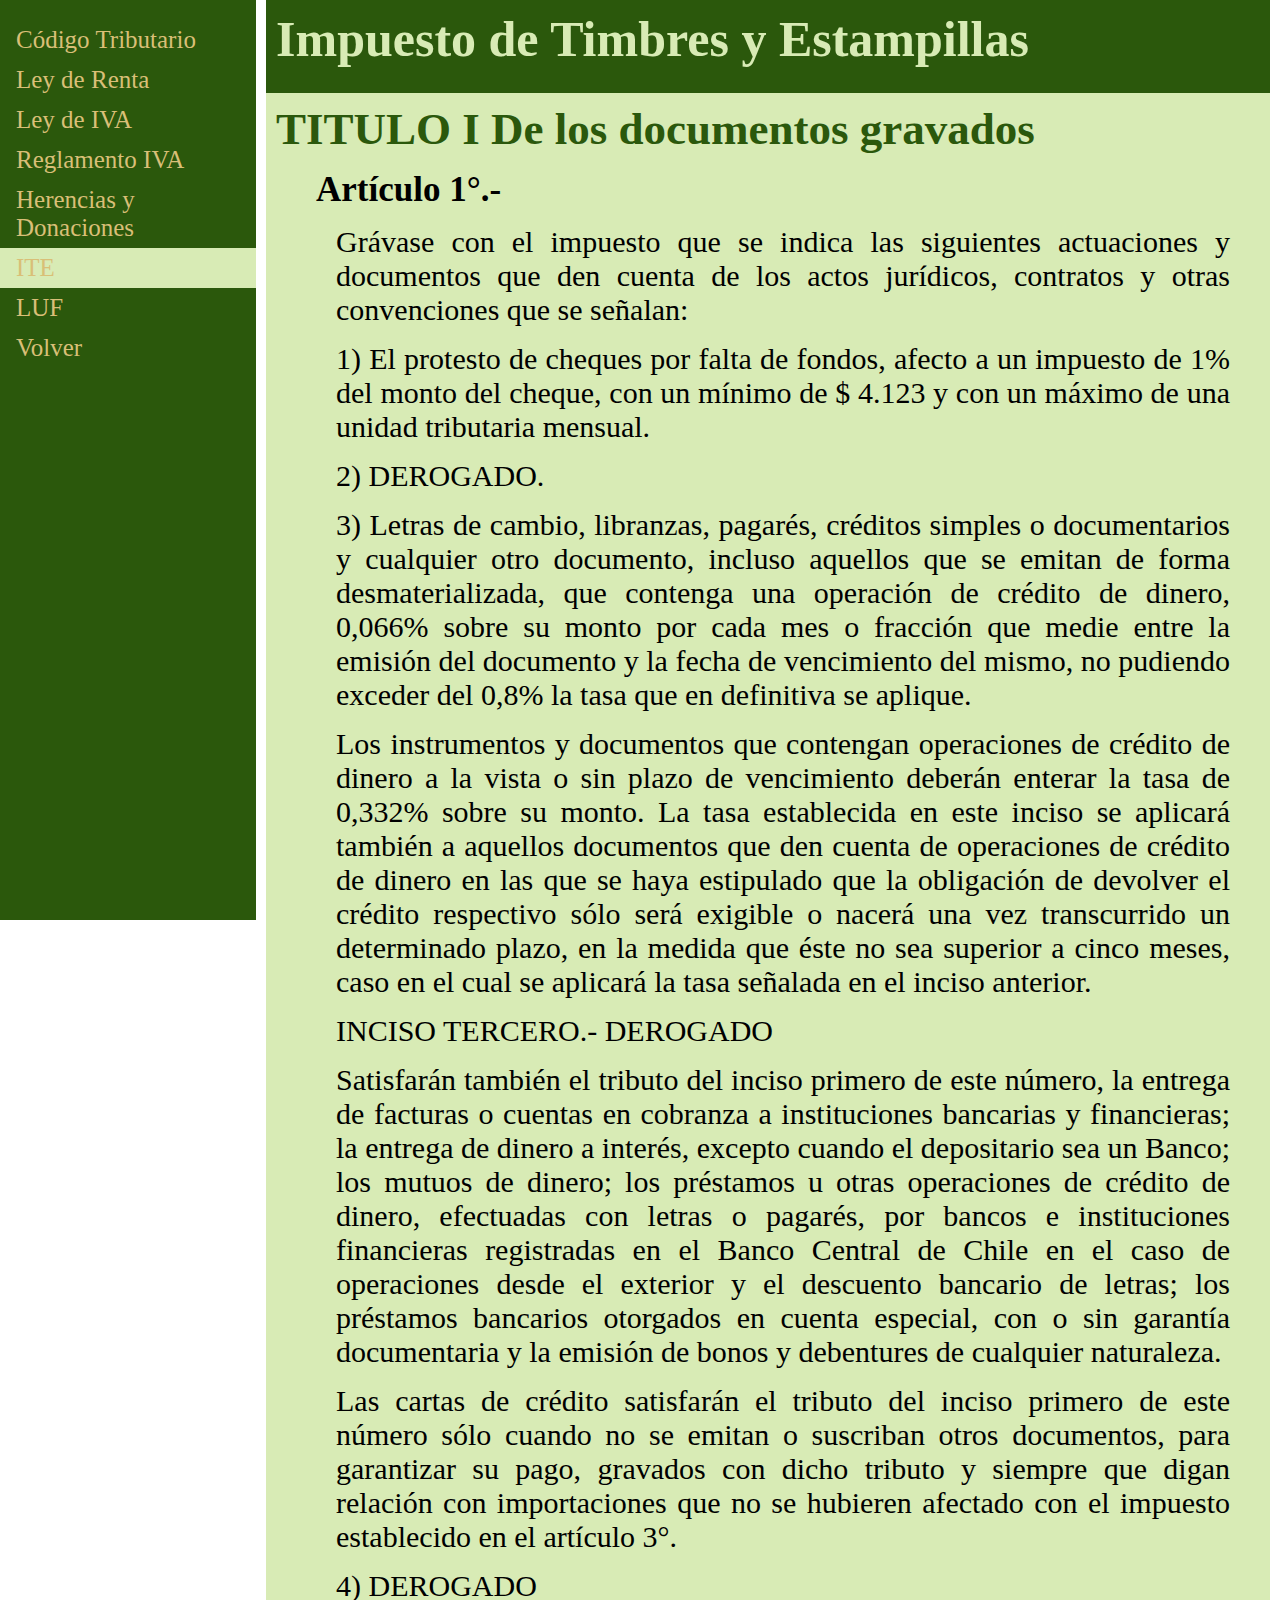
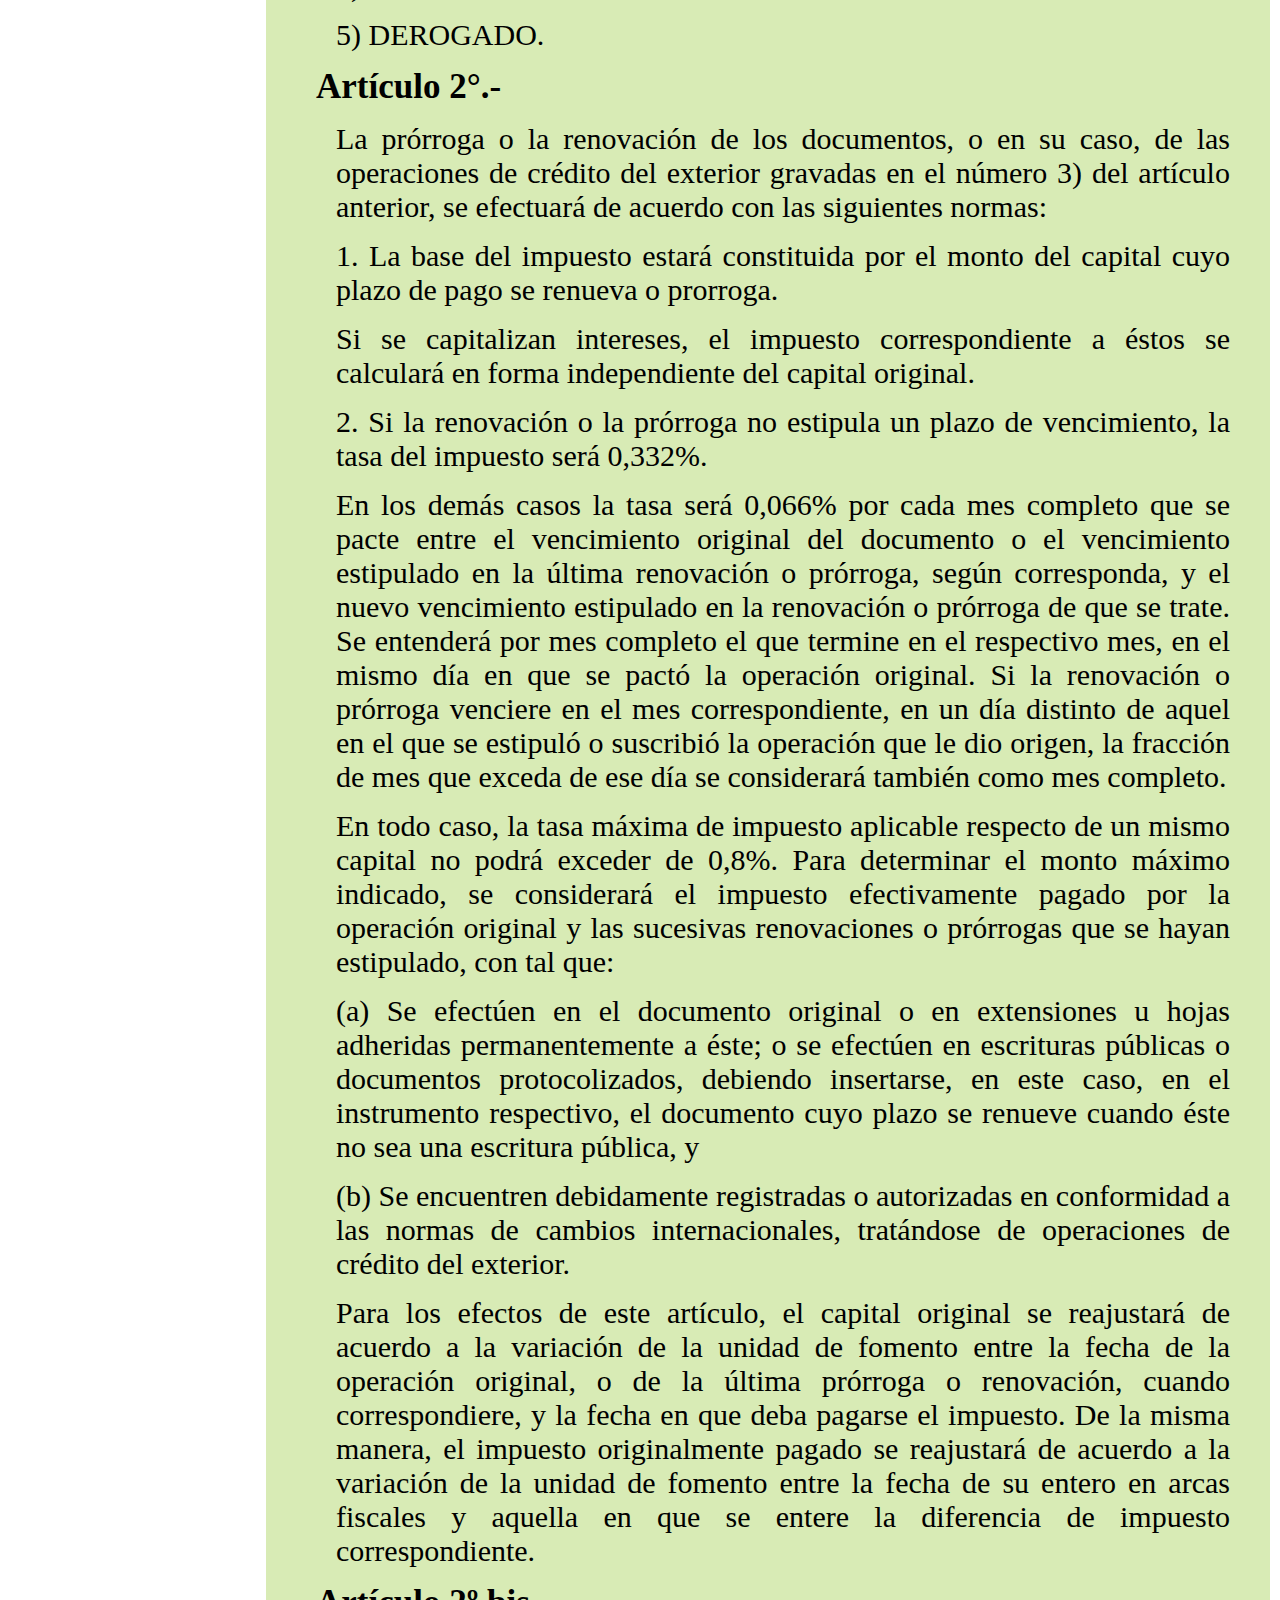
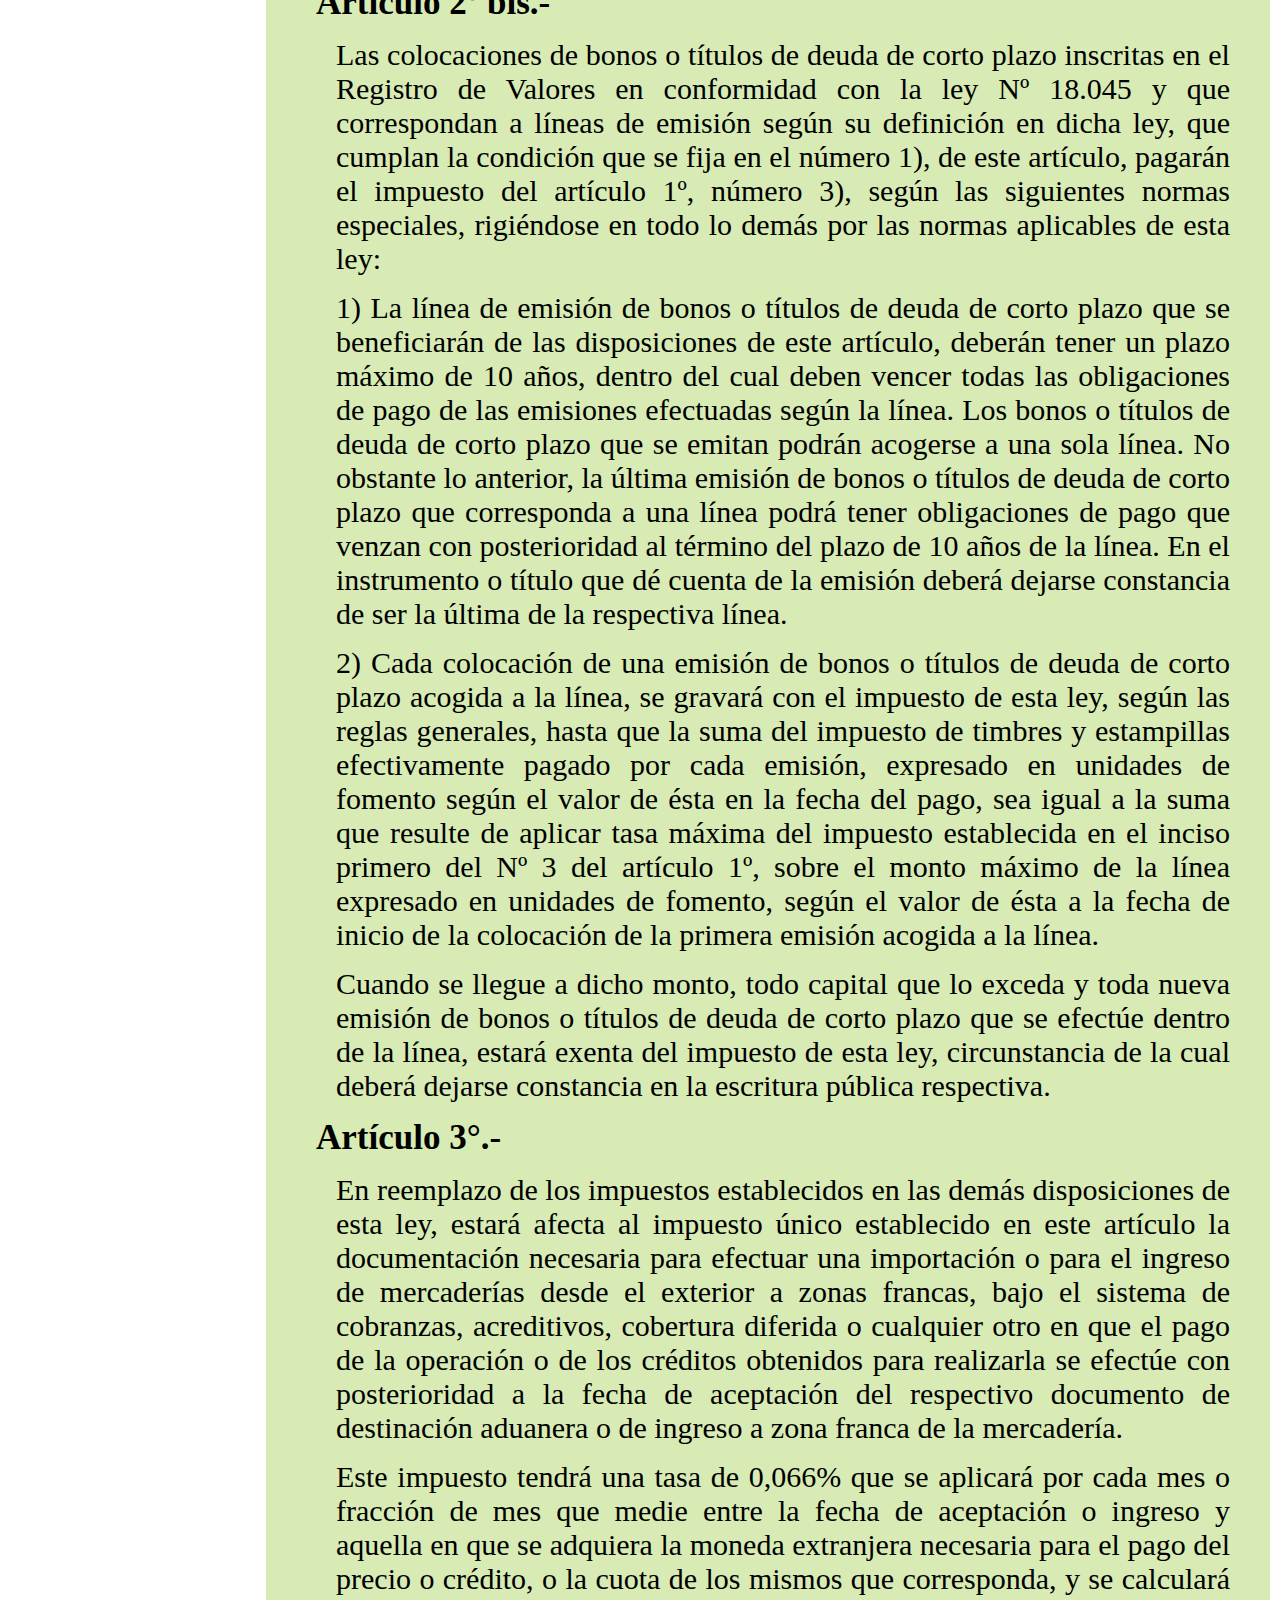
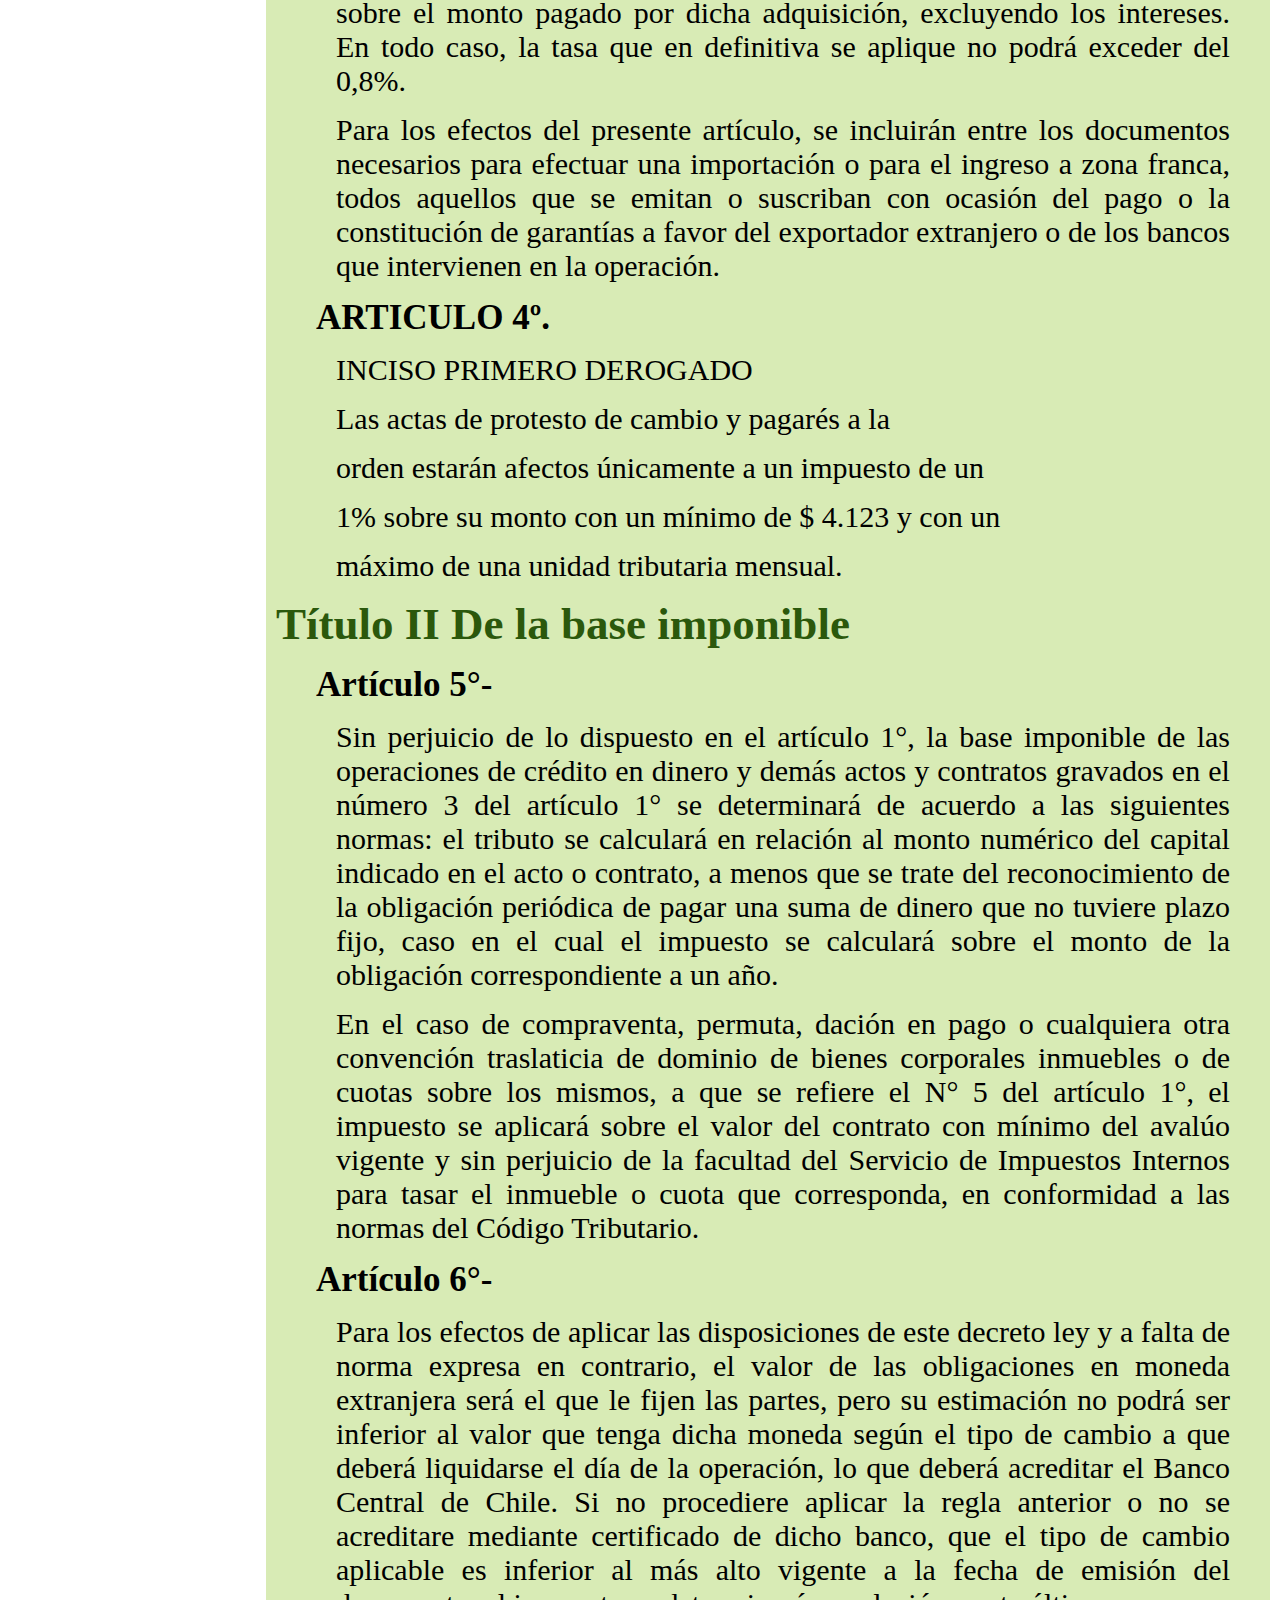
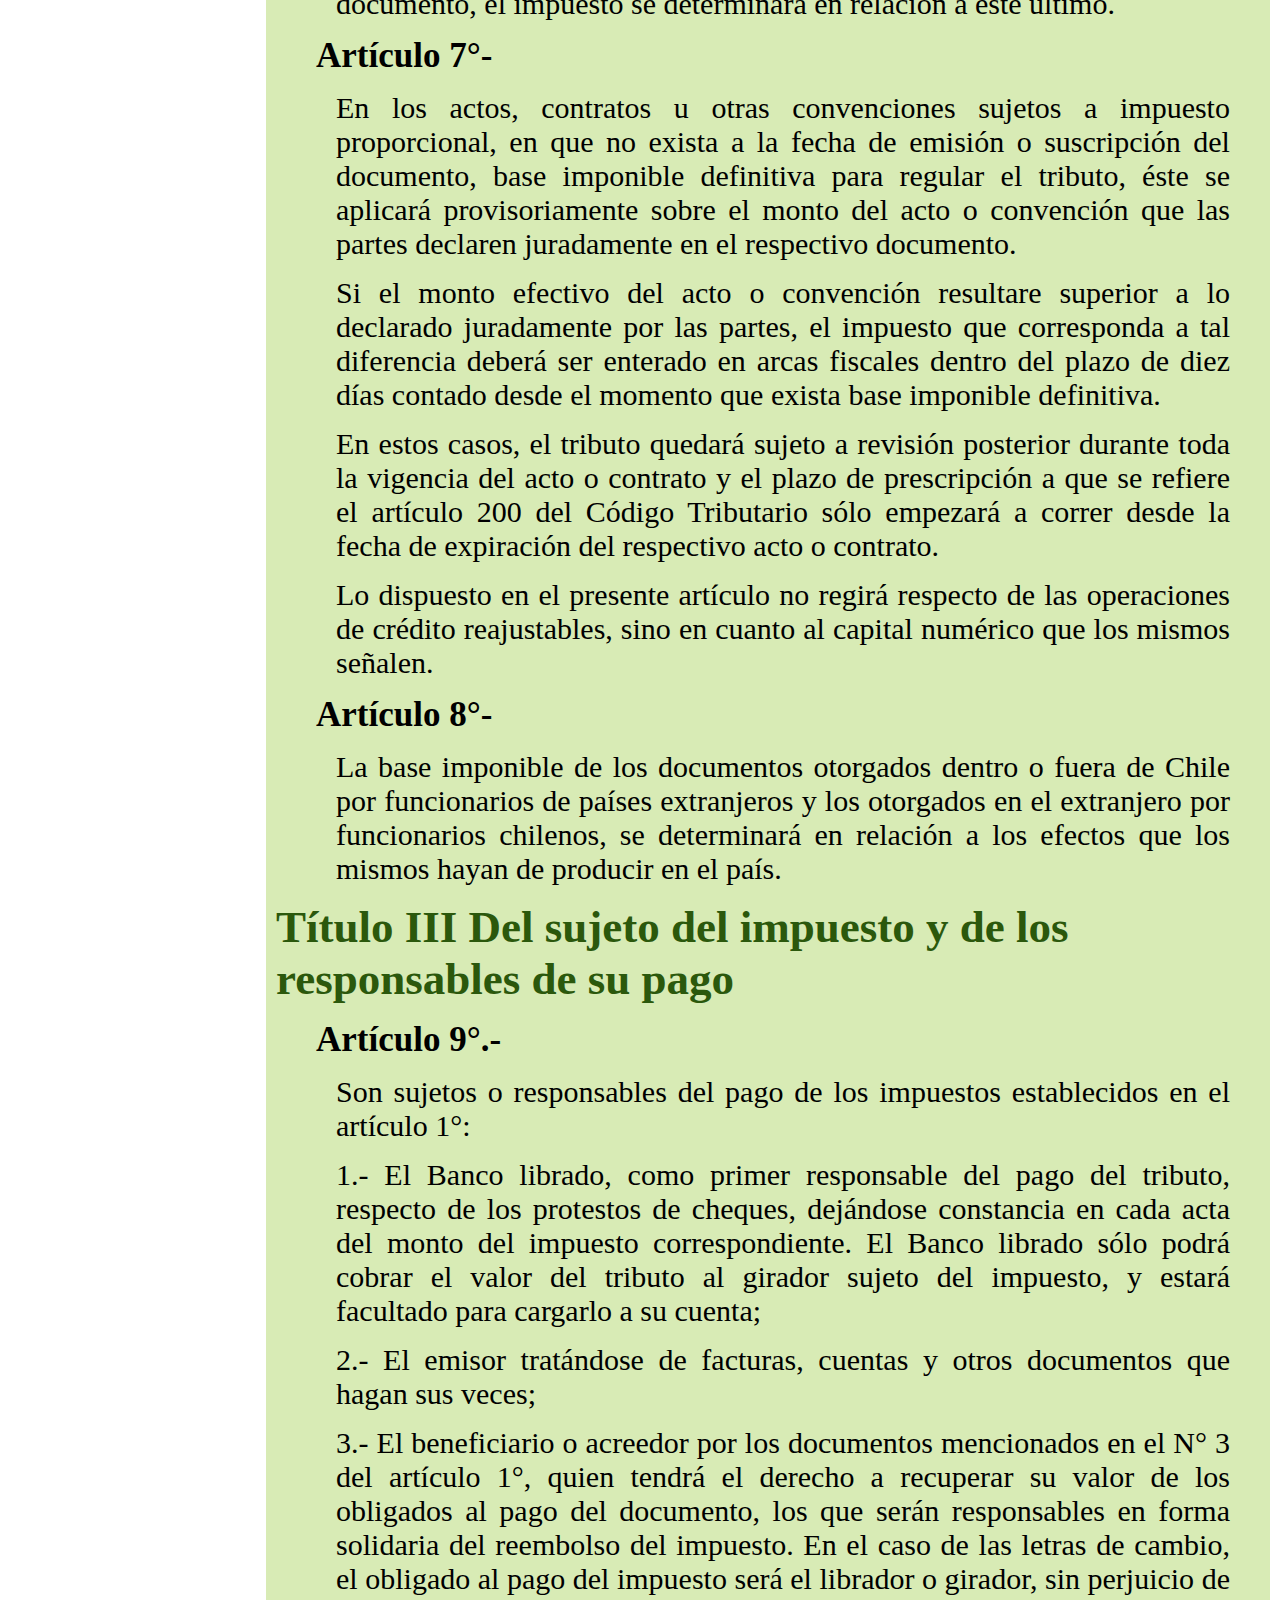
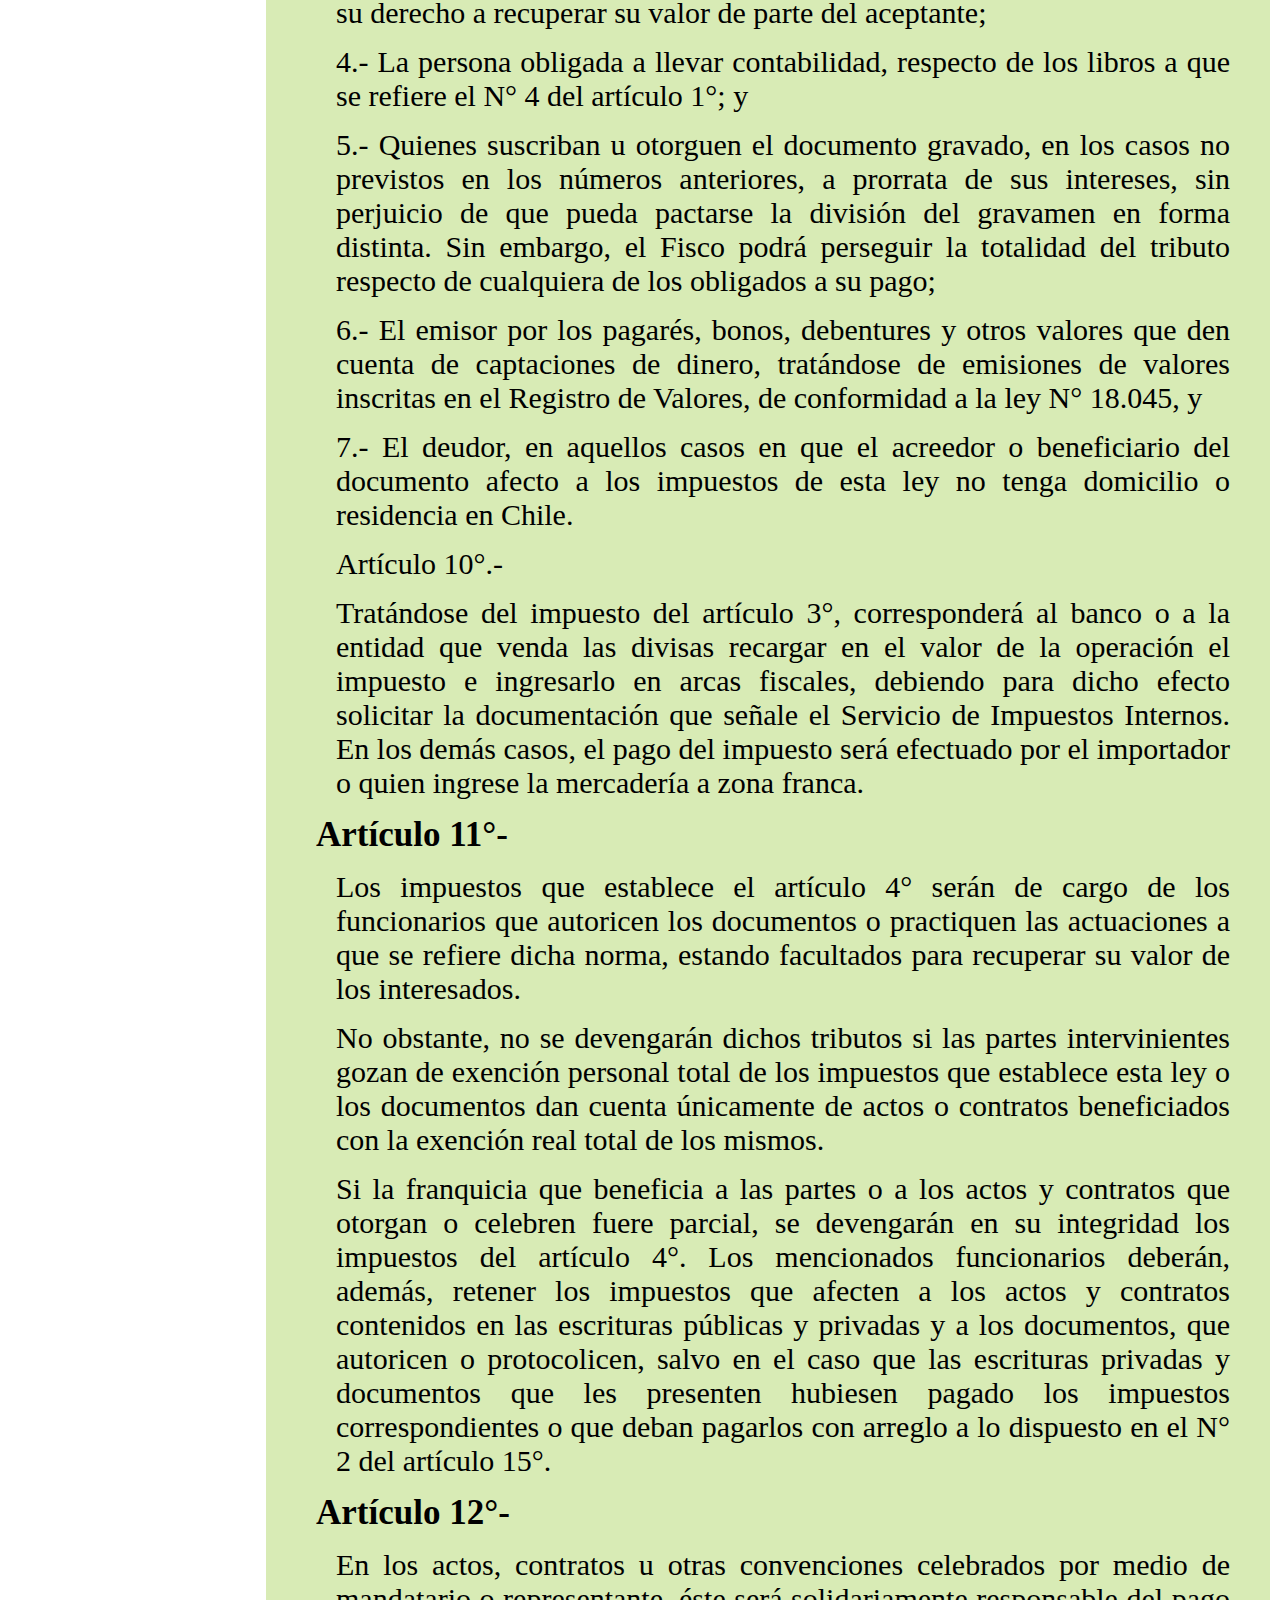
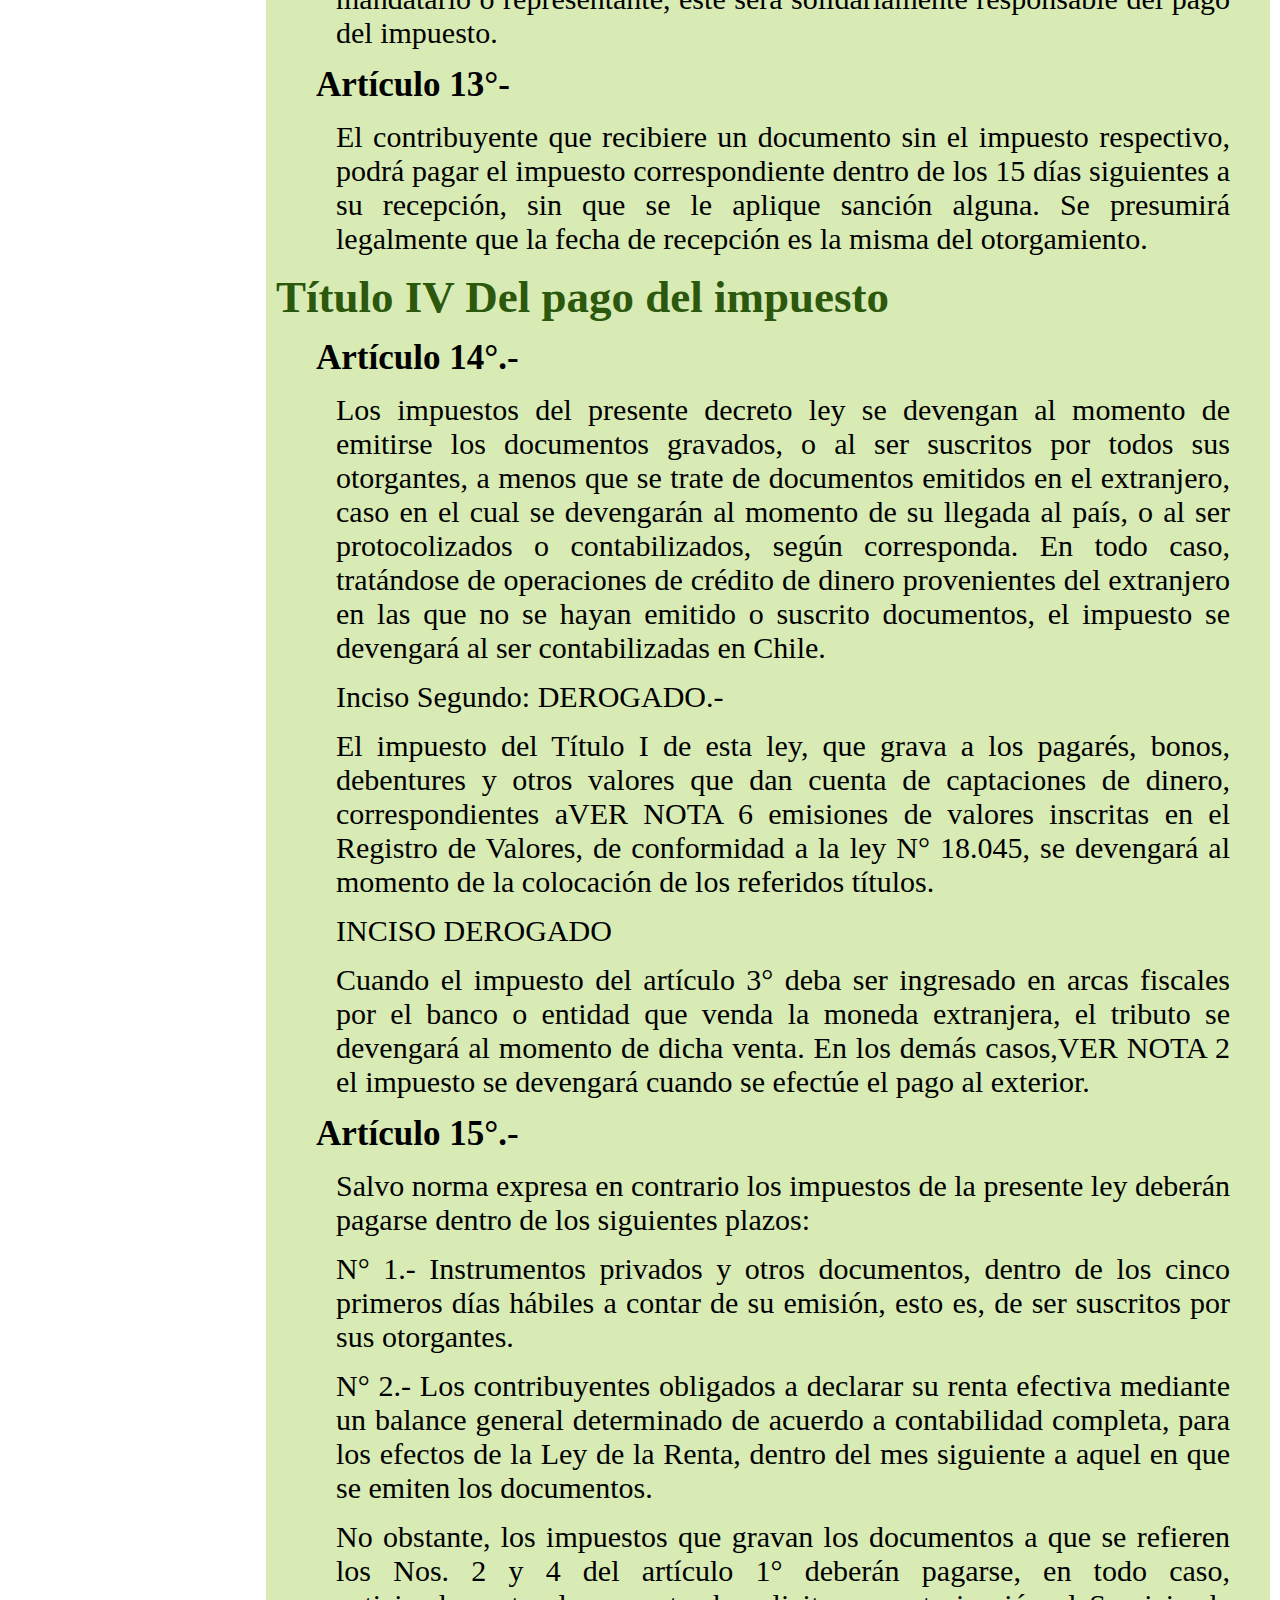
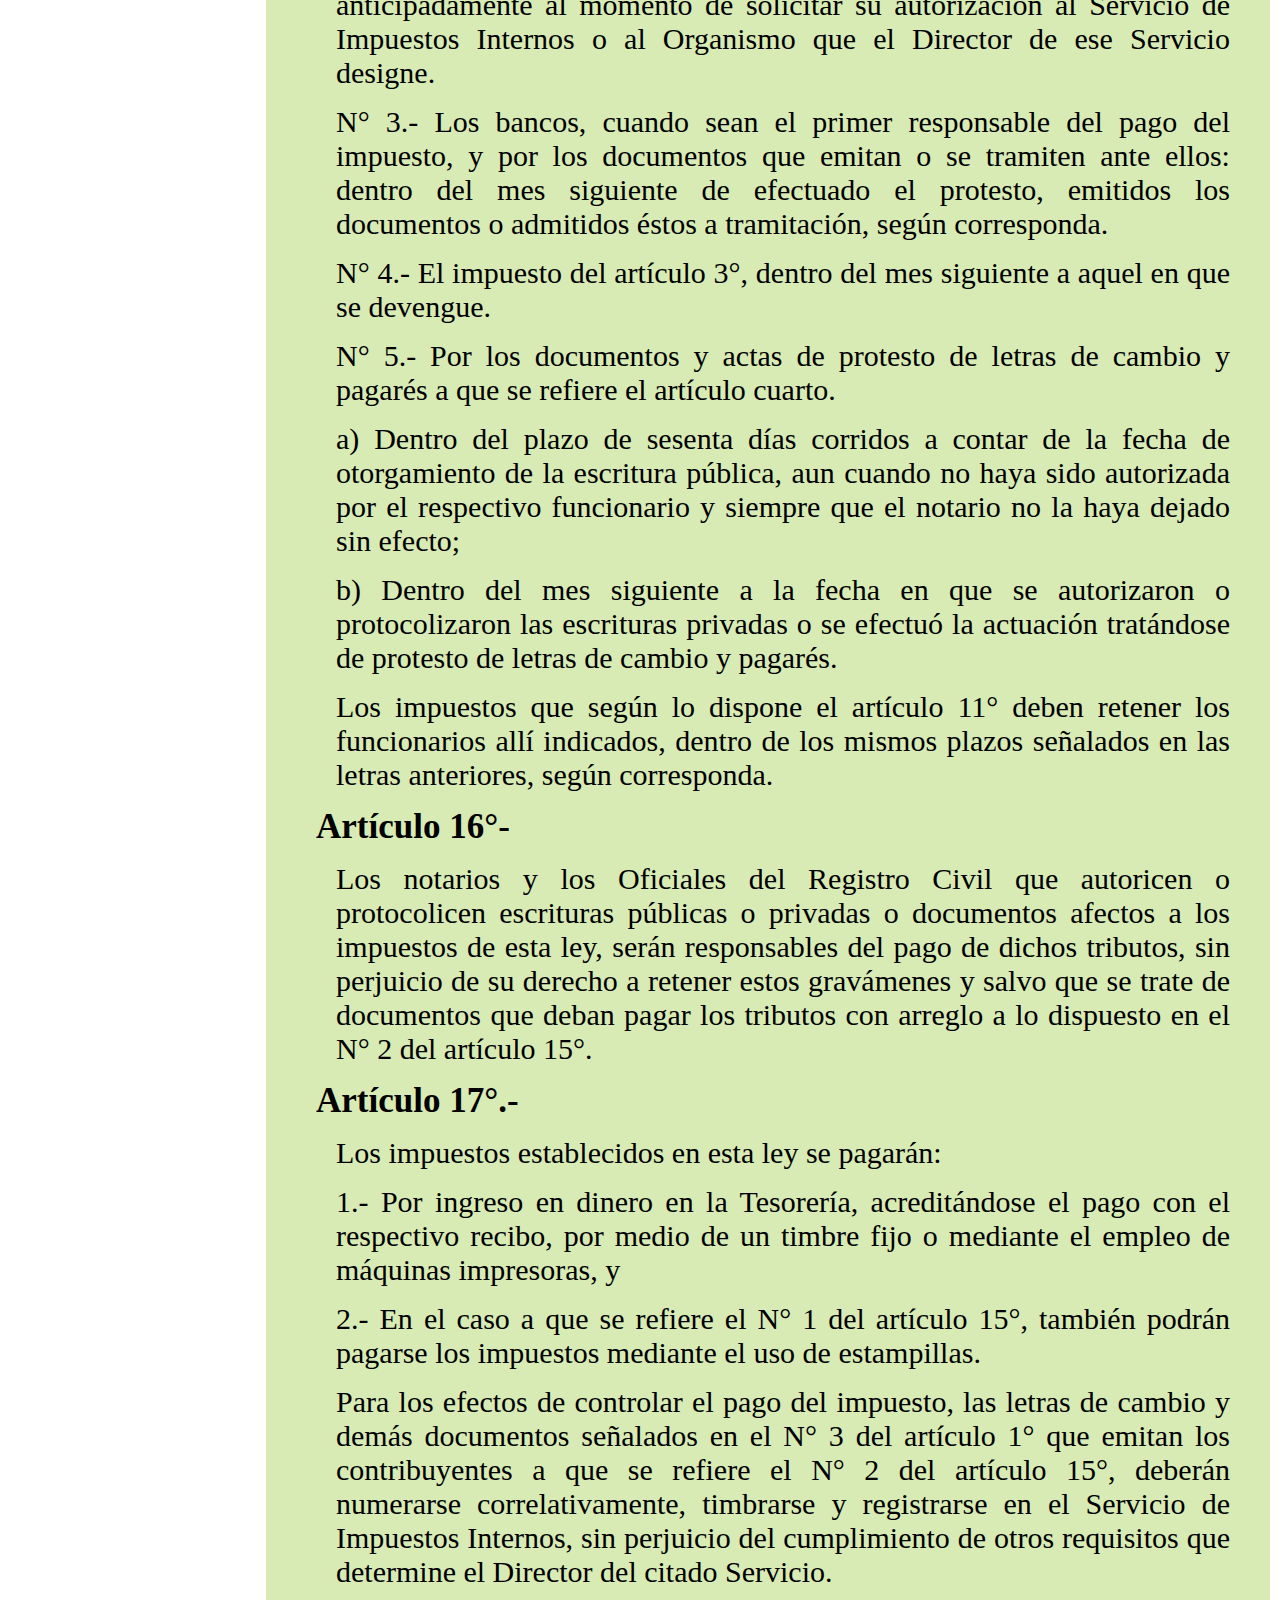
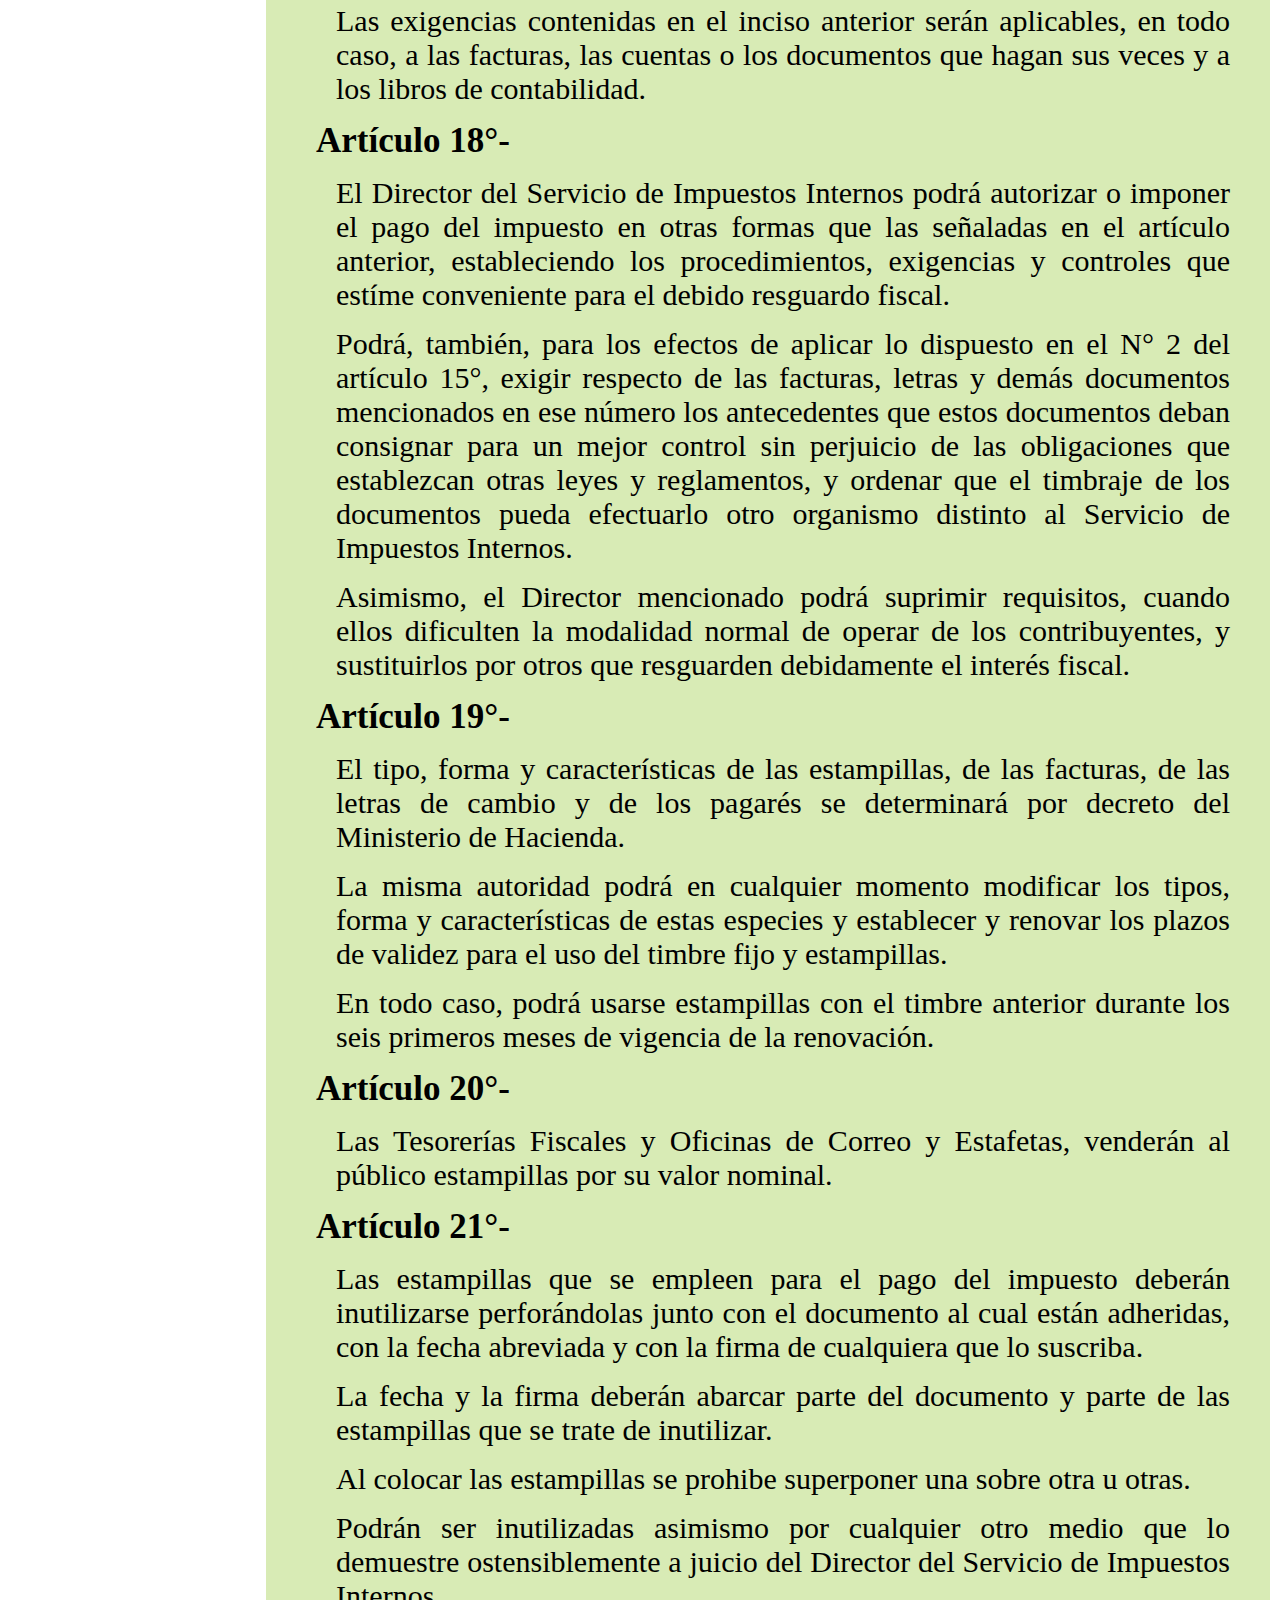
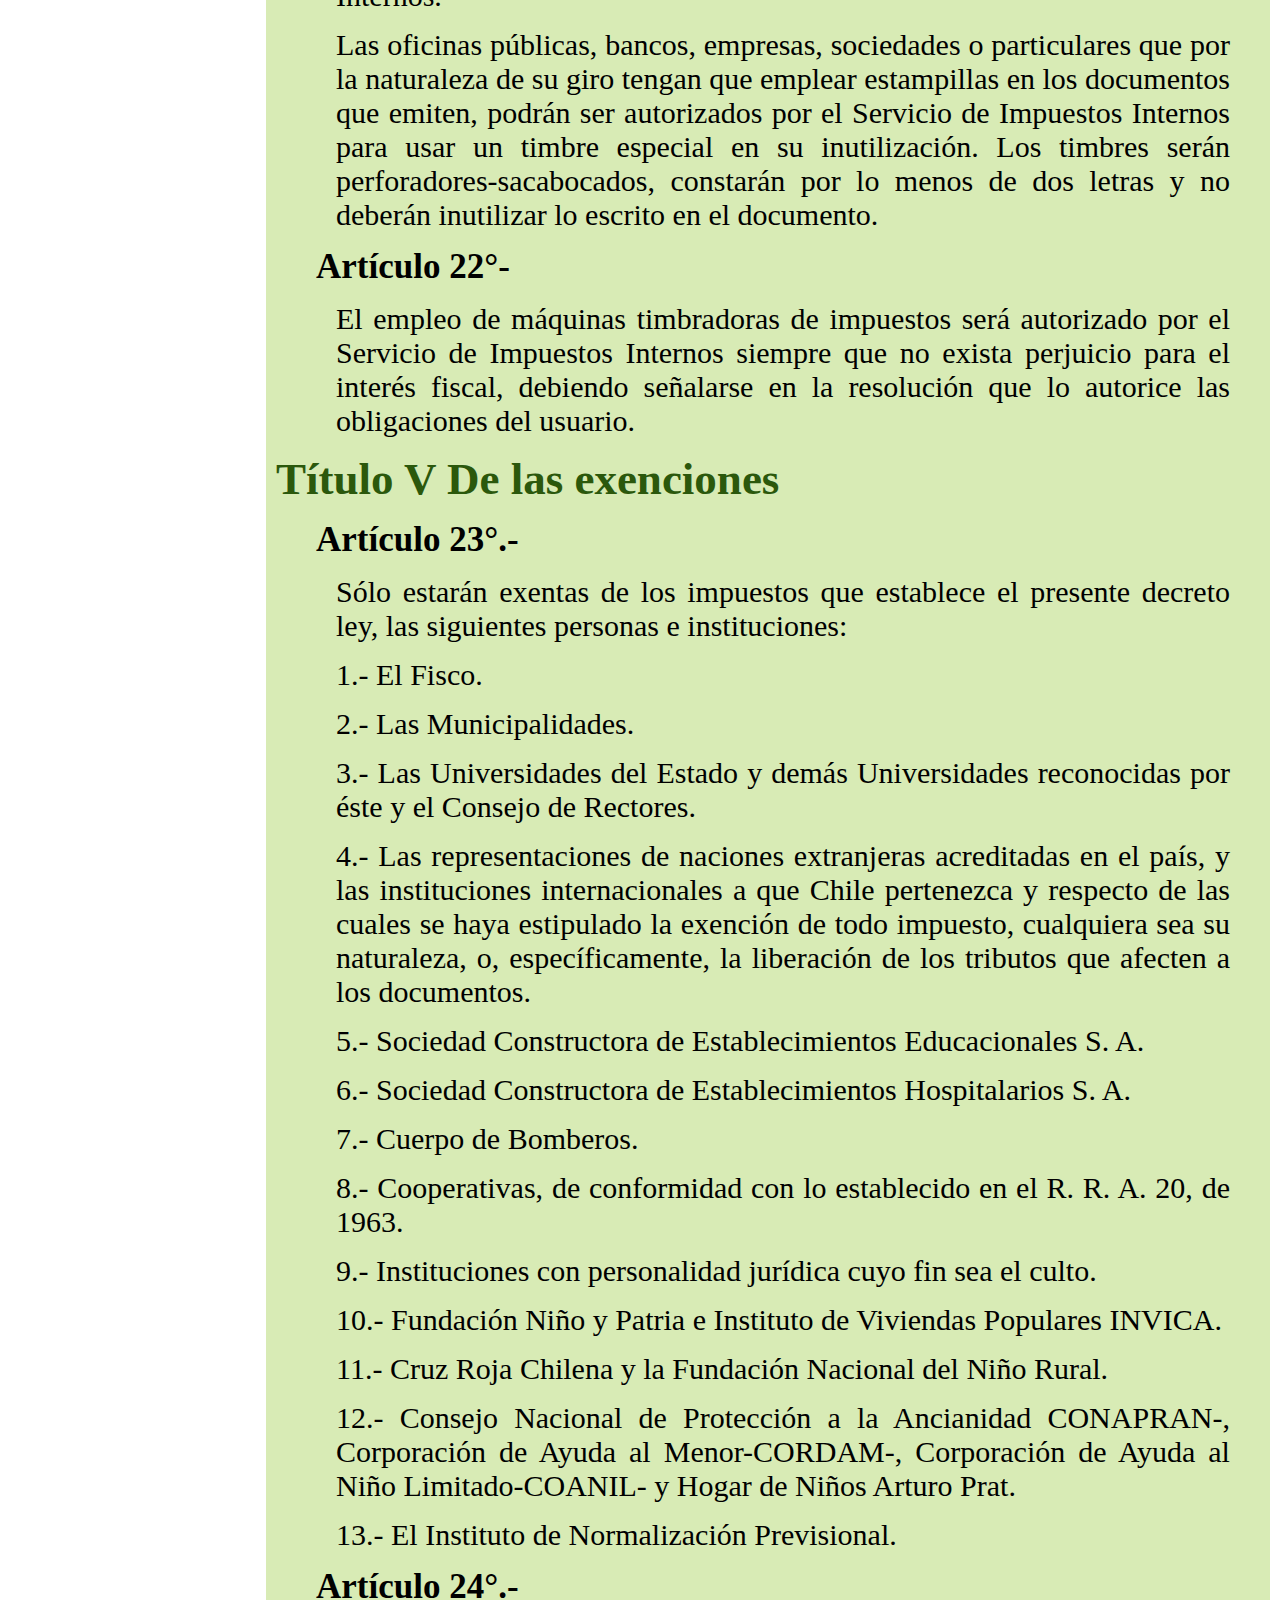
<file: ITE.html>
<!DOCTYPE html>
<html lang="en" dir="ltr">
  <head>
    <meta charset="utf-8">
    <title> Ley de Impuesto a las ventas y Servicios</title>
    <link rel="stylesheet" href="css/styles.css">
  </head>
  <body>
      <!-- Side navigation -->
      <div class="sidenav">
        <a href="codigoTributario.html">Código Tributario</a>
        <a href="renta.html">Ley de Renta</a>
        <a href="iva.html">Ley de IVA</a>
        <a href="ivaReglamento.html">Reglamento IVA</a>
        <a href="IHDA.html">Herencias y Donaciones</a>
        <a class ="focusNav" href="ITE.html">ITE</a>
        <a href="LUF.html">LUF</a>
        <a href="index.html">Volver</a>
      </div>


      <!-- Page content -->
      <div class="main">
        <div class="headerContainerStyle">
          <h1 Class="pageHeadeTitle">Impuesto de Timbres y Estampillas</h1>
    
    
        </div>
    

    <div class="middleConteinerStyle">
      <H2 class=Titulo>    TITULO I     De los documentos gravados</H2>
      <H4 class=Articulo>    Artículo 1°.- </H4>
      <p class=Inciso>Grávase con el impuesto que se indica las siguientes actuaciones y documentos que den cuenta de los actos jurídicos, contratos y otras convenciones que se señalan:</p>
      <p class=Inciso>    1) El protesto de cheques por falta de fondos, afecto a un impuesto de 1% del monto del cheque, con un mínimo de $ 4.123 y con un máximo de una unidad tributaria mensual.</p>
      <p class=Inciso>    2) DEROGADO.</p>
      <p class=Inciso>    3) Letras de cambio, libranzas, pagarés, créditos simples o documentarios y cualquier otro documento, incluso aquellos que se emitan de forma desmaterializada, que contenga una operación de crédito de dinero, 0,066% sobre su monto por cada mes o fracción que medie entre la emisión del documento y la fecha de vencimiento del mismo, no pudiendo exceder del 0,8% la tasa que en definitiva se aplique.</p>
      <p class=Inciso>    Los instrumentos y documentos que contengan operaciones de crédito de dinero a la vista o sin plazo de vencimiento deberán enterar la tasa de 0,332% sobre su monto. La tasa establecida en este inciso se aplicará también a aquellos documentos que den cuenta de operaciones de crédito de dinero en las que se haya estipulado que la obligación de devolver el crédito respectivo sólo será exigible o nacerá una vez transcurrido un determinado plazo, en la medida que éste no sea superior a cinco meses, caso en el cual se aplicará la tasa señalada en el inciso anterior.</p>
      <p class=Inciso>    INCISO TERCERO.- DEROGADO</p>
      <p class=Inciso>    Satisfarán también el tributo del inciso primero de este número, la entrega de facturas o cuentas en cobranza a instituciones bancarias y financieras; la entrega de dinero a interés, excepto cuando el depositario sea un Banco; los mutuos de dinero; los préstamos u otras operaciones de crédito de dinero, efectuadas con letras o pagarés, por bancos e instituciones financieras registradas en el Banco Central de Chile en el caso de operaciones desde el exterior y el descuento bancario de letras; los préstamos bancarios otorgados en cuenta especial, con o sin garantía documentaria y la emisión de bonos y debentures de cualquier naturaleza.</p>
      <p class=Inciso>    Las cartas de crédito satisfarán el tributo del inciso primero de este número sólo cuando no se emitan o suscriban otros documentos, para garantizar su pago, gravados con dicho tributo y siempre que digan relación con importaciones que no se hubieren afectado con el impuesto establecido en el artículo 3°.</p>
      <p class=Inciso>    4) DEROGADO</p>
      <p class=Inciso>    5) DEROGADO.</p>
      <H4 class=Articulo>    Artículo 2°.- </H4>
      <p class=Inciso>La prórroga o la renovación de los documentos, o en su caso, de las operaciones de crédito del exterior gravadas en el número 3) del artículo anterior, se efectuará de acuerdo con las siguientes normas:</p>
      <p class=Inciso>    1. La base del impuesto estará constituida por el monto del capital cuyo plazo de pago se renueva o prorroga.</p>
      <p class=Inciso>    Si se capitalizan intereses, el impuesto correspondiente a éstos se calculará en forma independiente del capital original.</p>
      <p class=Inciso>    2. Si la renovación o la prórroga no estipula un plazo de vencimiento, la tasa del impuesto será 0,332%.</p>
      <p class=Inciso>    En los demás casos la tasa será 0,066% por cada mes completo que se pacte entre el vencimiento original del documento o el vencimiento estipulado en la última renovación o prórroga, según corresponda, y el nuevo vencimiento estipulado en la renovación o prórroga de que se trate. Se entenderá por mes completo el que termine en el respectivo mes, en el mismo día en que se pactó la operación original. Si la renovación o prórroga venciere en el mes correspondiente, en un día distinto de aquel en el que se estipuló o suscribió la operación que le dio origen, la fracción de mes que exceda de ese día se considerará también como mes completo.</p>
      <p class=Inciso>    En todo caso, la tasa máxima de impuesto aplicable respecto de un mismo capital no podrá exceder de 0,8%. Para determinar el monto máximo indicado, se considerará el impuesto efectivamente pagado por la operación original y las sucesivas renovaciones o prórrogas que se hayan estipulado, con tal que:</p>
      <p class=Inciso>    (a) Se efectúen en el documento original o en extensiones u hojas adheridas permanentemente a éste; o se efectúen en escrituras públicas o documentos protocolizados, debiendo insertarse, en este caso, en el instrumento respectivo, el documento cuyo plazo se renueve cuando éste no sea una escritura pública, y</p>
      <p class=Inciso>    (b) Se encuentren debidamente registradas o autorizadas en conformidad a las normas de cambios internacionales, tratándose de operaciones de crédito del exterior.</p>
      <p class=Inciso>    Para los efectos de este artículo, el capital original se reajustará de acuerdo a la variación de la unidad de fomento entre la fecha de la operación original, o de la última prórroga o renovación, cuando correspondiere, y la fecha en que deba pagarse el impuesto. De la misma manera, el impuesto originalmente pagado se reajustará de acuerdo a la variación de la unidad de fomento entre la fecha de su entero en arcas fiscales y aquella en que se entere la diferencia de impuesto correspondiente.</p>
      <H4 class=Articulo>    Artículo 2º bis.- </H4>
      <p class=Inciso>Las colocaciones de bonos o títulos de deuda de corto plazo inscritas en el Registro de Valores en conformidad con la ley Nº 18.045 y que correspondan a líneas de emisión según su definición en dicha ley, que cumplan la condición que se fija en el número 1), de este artículo, pagarán el impuesto del artículo 1º, número 3), según las siguientes normas especiales, rigiéndose en todo lo demás por las normas aplicables de esta ley:</p>
      <p class=Inciso>    1) La línea de emisión de bonos o títulos de deuda de corto plazo que se beneficiarán de las disposiciones de este artículo, deberán tener un plazo máximo de 10 años, dentro del cual deben vencer todas las obligaciones de pago de las emisiones efectuadas según la línea. Los bonos o títulos de deuda de corto plazo que se emitan podrán acogerse a una sola línea. No obstante lo anterior, la última emisión de bonos o títulos de deuda de corto plazo que corresponda a una línea podrá tener obligaciones de pago que venzan con posterioridad al término del plazo de 10 años de la línea. En el instrumento o título que dé cuenta de la emisión deberá dejarse constancia de ser la última de la respectiva línea.</p>
      <p class=Inciso>    2) Cada colocación de una emisión de bonos o títulos de deuda de corto plazo acogida a la línea, se gravará con el impuesto de esta ley, según las reglas generales, hasta que la suma del impuesto de timbres y estampillas efectivamente pagado por cada emisión, expresado en unidades de fomento según el valor de ésta en la fecha del pago, sea igual a la suma que resulte de aplicar tasa máxima del impuesto establecida en el inciso primero del Nº 3 del artículo 1º, sobre el monto máximo de la línea expresado en unidades de fomento, según el valor de ésta a la fecha de inicio de la colocación de la primera emisión acogida a la línea.</p>
      <p class=Inciso>Cuando se llegue a dicho monto, todo capital que lo exceda y toda nueva emisión de bonos o títulos de deuda de corto plazo que se efectúe dentro de la línea, estará exenta del impuesto de esta ley, circunstancia de la cual deberá dejarse constancia en la escritura pública respectiva.</p>
      <H4 class=Articulo>    Artículo 3°.-</H4>
      <p class=Inciso> En reemplazo de los impuestos establecidos en las demás disposiciones de esta ley, estará afecta al impuesto único establecido en este artículo la documentación necesaria para efectuar una importación o para el ingreso de mercaderías desde el exterior a zonas francas, bajo el sistema de cobranzas, acreditivos, cobertura diferida o cualquier otro en que el pago de la operación o de los créditos obtenidos para realizarla se efectúe con posterioridad a la fecha de aceptación del respectivo documento de destinación aduanera o de ingreso a zona franca de la mercadería.</p>
      <p class=Inciso>    Este impuesto tendrá una tasa de 0,066% que se aplicará por cada mes o fracción de mes que medie entre la fecha de aceptación o ingreso y aquella en que se adquiera la moneda extranjera necesaria para el pago del precio o crédito, o la cuota de los mismos que corresponda, y se calculará sobre el monto pagado por dicha adquisición, excluyendo los intereses. En todo caso, la tasa que en definitiva se aplique no podrá exceder del 0,8%.</p>
      <p class=Inciso>    Para los efectos del presente artículo, se incluirán entre los documentos necesarios para efectuar una importación o para el ingreso a zona franca, todos aquellos que se emitan o suscriban con ocasión del pago o la constitución de garantías a favor del exportador extranjero o de los bancos que intervienen en la operación.</p>
      <H4 class=Articulo>    ARTICULO 4º.</H4>
      <p class=Inciso>    INCISO PRIMERO DEROGADO </p>
      <p class=Inciso>    Las actas de protesto de cambio y pagarés a la </p>
      <p class=Inciso>orden estarán afectos únicamente a un impuesto de un </p>
      <p class=Inciso>1% sobre su monto con un mínimo de $ 4.123 y con un </p>
      <p class=Inciso>máximo de una unidad tributaria mensual.</p>
      <H2 class=Titulo>    Título II     De la base imponible</H2>
      <H4 class=Articulo>    Artículo 5°- </H4>
      <p class=Inciso>Sin perjuicio de lo dispuesto en el artículo 1°, la base imponible de las operaciones de crédito en dinero y demás actos y contratos gravados en el número 3 del artículo 1° se determinará de acuerdo a las siguientes normas: el tributo se calculará en relación al monto numérico del capital indicado en el acto o contrato, a menos que se trate del reconocimiento de la obligación periódica de pagar una suma de dinero que no tuviere plazo fijo, caso en el cual el impuesto se calculará sobre el monto de la obligación correspondiente a un año.</p>
      <p class=Inciso>    En el caso de compraventa, permuta, dación en pago o cualquiera otra convención traslaticia de dominio de bienes corporales inmuebles o de cuotas sobre los mismos, a que se refiere el N° 5 del artículo 1°, el impuesto se aplicará sobre el valor del contrato con mínimo del avalúo vigente y sin perjuicio de la facultad del Servicio de Impuestos Internos para tasar el inmueble o cuota que corresponda, en conformidad a las normas del Código Tributario.</p>
      <H4 class=Articulo>    Artículo 6°- </H4>
      <p class=Inciso>Para los efectos de aplicar las disposiciones de este decreto ley y a falta de norma expresa en contrario, el valor de las obligaciones en moneda extranjera será el que le fijen las partes, pero su estimación no podrá ser inferior al valor que tenga dicha moneda según el tipo de cambio a que deberá liquidarse el día de la operación, lo que deberá acreditar el Banco Central de Chile. Si no procediere aplicar la regla anterior o no se acreditare mediante certificado de dicho banco, que el tipo de cambio aplicable es inferior al más alto vigente a la fecha de emisión del documento, el impuesto se determinará en relación a este último.</p>
      <H4 class=Articulo>    Artículo 7°-</H4>
      <p class=Inciso> En los actos, contratos u otras convenciones sujetos a impuesto proporcional, en que no exista a la fecha de emisión o suscripción del documento, base imponible definitiva para regular el tributo, éste se aplicará provisoriamente sobre el monto del acto o convención que las partes declaren juradamente en el respectivo documento.</p>
      <p class=Inciso>    Si el monto efectivo del acto o convención resultare superior a lo declarado juradamente por las partes, el impuesto que corresponda a tal diferencia deberá ser enterado en arcas fiscales dentro del plazo de diez días contado desde el momento que exista base imponible definitiva.</p>
      <p class=Inciso>    En estos casos, el tributo quedará sujeto a revisión posterior durante toda la vigencia del acto o contrato y el plazo de prescripción a que se refiere el artículo 200 del Código Tributario sólo empezará a correr desde la fecha de expiración del respectivo acto o contrato.</p>
      <p class=Inciso>    Lo dispuesto en el presente artículo no regirá respecto de las operaciones de crédito reajustables, sino en cuanto al capital numérico que los mismos señalen.</p>
      <H4 class=Articulo>    Artículo 8°- </H4>
      <p class=Inciso>La base imponible de los documentos otorgados dentro o fuera de Chile por funcionarios de países extranjeros y los otorgados en el extranjero por funcionarios chilenos, se determinará en relación a los efectos que los mismos hayan de producir en el país. </p>
      <H2 class=Titulo>    Título III     Del sujeto del impuesto y de los responsables de su pago</H2>
      <H4 class=Articulo>    Artículo 9°.- </H4>
      <p class=Inciso>Son sujetos o responsables del pago de los impuestos establecidos en el artículo 1°:</p>
      <p class=Inciso>    1.- El Banco librado, como primer responsable del pago del tributo, respecto de los protestos de cheques, dejándose constancia en cada acta del monto del impuesto correspondiente. El Banco librado sólo podrá cobrar el valor del tributo al girador sujeto del impuesto, y estará facultado para cargarlo a su cuenta;</p>
      <p class=Inciso>    2.- El emisor tratándose de facturas, cuentas y otros documentos que hagan sus veces;</p>
      <p class=Inciso>    3.- El beneficiario o acreedor por los documentos mencionados en el N° 3 del artículo 1°, quien tendrá el derecho a recuperar su valor de los obligados al pago del documento, los que serán responsables en forma solidaria del reembolso del impuesto. En el caso de las letras de cambio, el obligado al pago del impuesto será el librador o girador, sin perjuicio de su derecho a recuperar su valor de parte del aceptante;</p>
      <p class=Inciso>    4.- La persona obligada a llevar contabilidad, respecto de los libros a que se refiere el N° 4 del artículo 1°; y</p>
      <p class=Inciso>    5.- Quienes suscriban u otorguen el documento gravado, en los casos no previstos en los números anteriores, a prorrata de sus intereses, sin perjuicio de que pueda pactarse la división del gravamen en forma distinta. Sin embargo, el Fisco podrá perseguir la totalidad del tributo respecto de cualquiera de los obligados a su pago;</p>
      <p class=Inciso>    6.- El emisor por los pagarés, bonos, debentures y otros valores que den cuenta de captaciones de dinero, tratándose de emisiones de valores inscritas en el Registro de Valores, de conformidad a la ley N° 18.045, y</p>
      <p class=Inciso>    7.- El deudor, en aquellos casos en que el acreedor o beneficiario del documento afecto a los impuestos de esta ley no tenga domicilio o residencia en Chile.</p>
      <p class=Inciso>    Artículo 10°.- </p>
      <p class=Inciso>Tratándose del impuesto del artículo 3°, corresponderá al banco o a la entidad que venda las divisas recargar en el valor de la operación el impuesto e ingresarlo en arcas fiscales, debiendo para dicho efecto solicitar la documentación que señale el Servicio de Impuestos Internos. En los demás casos, el pago del impuesto será efectuado por el importador o quien ingrese la mercadería a zona franca.</p>
      <H4 class=Articulo>    Artículo 11°-</H4>
      <p class=Inciso> Los impuestos que establece el artículo 4° serán de cargo de los funcionarios que autoricen los documentos o practiquen las actuaciones a que se refiere dicha norma, estando facultados para recuperar su valor de los interesados.</p>
      <p class=Inciso>    No obstante, no se devengarán dichos tributos si las partes intervinientes gozan de exención personal total de los impuestos que establece esta ley o los documentos dan cuenta únicamente de actos o contratos beneficiados con la exención real total de los mismos.</p>
      <p class=Inciso>    Si la franquicia que beneficia a las partes o a los actos y contratos que otorgan o celebren fuere parcial, se devengarán en su integridad los impuestos del artículo 4°. Los mencionados funcionarios deberán, además, retener los impuestos que afecten a los actos y contratos contenidos en las escrituras públicas y privadas y a los documentos, que autoricen o protocolicen, salvo en el caso que las escrituras privadas y documentos que les presenten hubiesen pagado los impuestos correspondientes o que deban pagarlos con arreglo a lo dispuesto en el N° 2 del artículo 15°. </p>
      <H4 class=Articulo>    Artículo 12°- </H4>
      <p class=Inciso>En los actos, contratos u otras convenciones celebrados por medio de mandatario o representante, éste será solidariamente responsable del pago del impuesto.</p>
      <H4 class=Articulo>    Artículo 13°- </H4>
      <p class=Inciso>El contribuyente que recibiere un documento sin el impuesto respectivo, podrá pagar el impuesto correspondiente dentro de los 15 días siguientes a su recepción, sin que se le aplique sanción alguna. Se presumirá legalmente que la fecha de recepción es la misma del otorgamiento.</p>
      <H2 class=Titulo>    Título IV     Del pago del impuesto</H2>
      <H4 class=Articulo>    Artículo 14°.- </H4>
      <p class=Inciso>Los impuestos del presente decreto ley se devengan al momento de emitirse los documentos gravados, o al ser suscritos por todos sus otorgantes, a menos que se trate de documentos emitidos en el extranjero, caso en el cual se devengarán al momento de su llegada al país, o al ser protocolizados o contabilizados, según corresponda. En todo caso, tratándose de operaciones de crédito de dinero provenientes del extranjero en las que no se hayan emitido o suscrito documentos, el impuesto se devengará al ser contabilizadas en Chile.</p>
      <p class=Inciso>    Inciso Segundo: DEROGADO.-</p>
      <p class=Inciso>    El impuesto del Título I de esta ley, que grava a los pagarés, bonos, debentures y otros valores que dan cuenta de captaciones de dinero, correspondientes aVER NOTA 6 emisiones de valores inscritas en el Registro de Valores, de conformidad a la ley N° 18.045, se devengará al momento de la colocación de los referidos títulos.</p>
      <p class=Inciso>    INCISO DEROGADO</p>
      <p class=Inciso>    Cuando el impuesto del artículo 3° deba ser ingresado en arcas fiscales por el banco o entidad que venda la moneda extranjera, el tributo se devengará al momento de dicha venta. En los demás casos,VER NOTA 2 el impuesto se devengará cuando se efectúe el pago al exterior.</p>
      <H4 class=Articulo>    Artículo 15°.- </H4>
      <p class=Inciso>Salvo norma expresa en contrario los impuestos de la presente ley deberán pagarse dentro de los siguientes plazos:</p>
      <p class=Inciso>    N° 1.- Instrumentos privados y otros documentos, dentro de los cinco primeros días hábiles a contar de su emisión, esto es, de ser suscritos por sus otorgantes.</p>
      <p class=Inciso>    N° 2.- Los contribuyentes obligados a declarar su renta efectiva mediante un balance general determinado de acuerdo a contabilidad completa, para los efectos de la Ley de la Renta, dentro del mes siguiente a aquel en que se emiten los documentos.</p>
      <p class=Inciso>    No obstante, los impuestos que gravan los documentos a que se refieren los Nos. 2 y 4 del artículo 1° deberán pagarse, en todo caso, anticipadamente al momento de solicitar su autorización al Servicio de Impuestos Internos o al Organismo que el Director de ese Servicio designe.</p>
      <p class=Inciso>    N° 3.- Los bancos, cuando sean el primer responsable del pago del impuesto, y por los documentos que emitan o se tramiten ante ellos: dentro del mes siguiente de efectuado el protesto, emitidos los documentos o admitidos éstos a tramitación, según corresponda.</p>
      <p class=Inciso>    N° 4.- El impuesto del artículo 3°, dentro del mes siguiente a aquel en que se devengue.</p>
      <p class=Inciso>    N° 5.- Por los documentos y actas de protesto de letras de cambio y pagarés a que se refiere el artículo cuarto.</p>
      <p class=Inciso>    a) Dentro del plazo de sesenta días corridos a contar de la fecha de otorgamiento de la escritura pública, aun cuando no haya sido autorizada por el respectivo funcionario y siempre que el notario no la haya dejado sin efecto;</p>
      <p class=Inciso>    b) Dentro del mes siguiente a la fecha en que se autorizaron o protocolizaron las escrituras privadas o se efectuó la actuación tratándose de protesto de letras de cambio y pagarés.</p>
      <p class=Inciso>    Los impuestos que según lo dispone el artículo 11° deben retener los funcionarios allí indicados, dentro de los mismos plazos señalados en las letras anteriores, según corresponda.</p>
      <H4 class=Articulo>    Artículo 16°- </H4>
      <p class=Inciso>Los notarios y los Oficiales del Registro Civil que autoricen o protocolicen escrituras públicas o privadas o documentos afectos a los impuestos de esta ley, serán responsables del pago de dichos tributos, sin perjuicio de su derecho a retener estos gravámenes y salvo que se trate de documentos que deban pagar los tributos con arreglo a lo dispuesto en el N° 2 del artículo 15°.</p>
      <H4 class=Articulo>    Artículo 17°.- </H4>
      <p class=Inciso>Los impuestos establecidos en esta ley se pagarán:</p>
      <p class=Inciso>    1.- Por ingreso en dinero en la Tesorería, acreditándose el pago con el respectivo recibo, por medio de un timbre fijo o mediante el empleo de máquinas impresoras, y</p>
      <p class=Inciso>    2.- En el caso a que se refiere el N° 1 del artículo 15°, también podrán pagarse los impuestos mediante el uso de estampillas.</p>
      <p class=Inciso>    Para los efectos de controlar el pago del impuesto, las letras de cambio y demás documentos señalados en el N° 3 del artículo 1° que emitan los contribuyentes a que se refiere el N° 2 del artículo 15°, deberán numerarse correlativamente, timbrarse y registrarse en el Servicio de Impuestos Internos, sin perjuicio del cumplimiento de otros requisitos que determine el Director del citado Servicio.</p>
      <p class=Inciso>   Las exigencias contenidas en el inciso anterior serán aplicables, en todo caso, a las facturas, las cuentas o los documentos que hagan sus veces y a los libros de contabilidad.</p>
      <H4 class=Articulo>    Artículo 18°- </H4>
      <p class=Inciso>El Director del Servicio de Impuestos Internos podrá autorizar o imponer el pago del impuesto en otras formas que las señaladas en el artículo anterior, estableciendo los procedimientos, exigencias y controles que estíme conveniente para el debido resguardo fiscal.</p>
      <p class=Inciso>    Podrá, también, para los efectos de aplicar lo dispuesto en el N° 2 del artículo 15°, exigir respecto de las facturas, letras y demás documentos mencionados en ese número los antecedentes que estos documentos deban consignar para un mejor control sin perjuicio de las obligaciones que establezcan otras leyes y reglamentos, y ordenar que el timbraje de los documentos pueda efectuarlo otro organismo distinto al Servicio de Impuestos Internos.</p>
      <p class=Inciso>    Asimismo, el Director mencionado podrá suprimir requisitos, cuando ellos dificulten la modalidad normal de operar de los contribuyentes, y sustituirlos por otros que resguarden debidamente el interés fiscal. </p>
      <H4 class=Articulo>    Artículo 19°- </H4>
      <p class=Inciso>El tipo, forma y características de las estampillas, de las facturas, de las letras de cambio y de los pagarés se determinará por decreto del Ministerio de Hacienda.</p>
      <p class=Inciso>    La misma autoridad podrá en cualquier momento modificar los tipos, forma y características de estas especies y establecer y renovar los plazos de validez para el uso del timbre fijo y estampillas.</p>
      <p class=Inciso>    En todo caso, podrá usarse estampillas con el timbre anterior durante los seis primeros meses de vigencia de la renovación.</p>
      <H4 class=Articulo>    Artículo 20°-</H4>
      <p class=Inciso> Las Tesorerías Fiscales y Oficinas de Correo y Estafetas, venderán al público estampillas por su valor nominal.</p>
      <H4 class=Articulo>    Artículo 21°- </H4>
      <p class=Inciso>Las estampillas que se empleen para el pago del impuesto deberán inutilizarse perforándolas junto con el documento al cual están adheridas, con la fecha abreviada y con la firma de cualquiera que lo suscriba.</p>
      <p class=Inciso>    La fecha y la firma deberán abarcar parte del documento y parte de las estampillas que se trate de inutilizar.</p>
      <p class=Inciso>    Al colocar las estampillas se prohibe superponer una sobre otra u otras.</p>
      <p class=Inciso>    Podrán ser inutilizadas asimismo por cualquier otro medio que lo demuestre ostensiblemente a juicio del Director del Servicio de Impuestos Internos.</p>
      <p class=Inciso>    Las oficinas públicas, bancos, empresas, sociedades o particulares que por la naturaleza de su giro tengan que emplear estampillas en los documentos que emiten, podrán ser autorizados por el Servicio de Impuestos Internos para usar un timbre especial en su inutilización. Los timbres serán perforadores-sacabocados, constarán por lo menos de dos letras y no deberán inutilizar lo escrito en el documento.</p>
      <H4 class=Articulo>    Artículo 22°- </H4>
      <p class=Inciso>El empleo de máquinas timbradoras de impuestos será autorizado por el Servicio de Impuestos Internos siempre que no exista perjuicio para el interés fiscal, debiendo señalarse en la resolución que lo autorice las obligaciones del usuario.</p>
      <H2 class=Titulo>    Título V     De las exenciones</H2>
      <H4 class=Articulo>    Artículo 23°.- </H4>
      <p class=Inciso>Sólo estarán exentas de los impuestos que establece el presente decreto ley, las siguientes personas e instituciones:</p>
      <p class=Inciso>    1.- El Fisco.</p>
      <p class=Inciso>    2.- Las Municipalidades.</p>
      <p class=Inciso>    3.- Las Universidades del Estado y demás Universidades reconocidas por éste y el Consejo de Rectores.</p>
      <p class=Inciso>    4.- Las representaciones de naciones extranjeras acreditadas en el país, y las instituciones internacionales a que Chile pertenezca y respecto de las cuales se haya estipulado la exención de todo impuesto, cualquiera sea su naturaleza, o, específicamente, la liberación de los tributos que afecten a los documentos.</p>
      <p class=Inciso>    5.- Sociedad Constructora de Establecimientos Educacionales S. A.</p>
      <p class=Inciso>    6.- Sociedad Constructora de Establecimientos Hospitalarios S. A.</p>
      <p class=Inciso>    7.- Cuerpo de Bomberos.</p>
      <p class=Inciso>    8.- Cooperativas, de conformidad con lo establecido en el R. R. A. 20, de 1963.</p>
      <p class=Inciso>    9.- Instituciones con personalidad jurídica cuyo fin sea el culto.</p>
      <p class=Inciso>    10.- Fundación Niño y Patria e Instituto de Viviendas Populares INVICA.</p>
      <p class=Inciso>    11.- Cruz Roja Chilena y la Fundación Nacional del Niño Rural.</p>
      <p class=Inciso>    12.- Consejo Nacional de Protección a la Ancianidad CONAPRAN-, Corporación de Ayuda al Menor-CORDAM-, Corporación de Ayuda al Niño Limitado-COANIL- y Hogar de Niños Arturo Prat.</p>
      <p class=Inciso>    13.- El Instituto de Normalización Previsional.</p>
      <H4 class=Articulo>    Artículo 24°.- </H4>
      <p class=Inciso>Sólo estarán exentos de los impuestos que establece el presente decreto ley, los documentos que den cuenta de los siguientes actos, contratos o convenciones:</p>
      <p class=Inciso>    1.- Documentos que den cuenta o se emitan en relación con préstamos o créditos otorgados del exterior por organismos financieros multilaterales, y los relativos a la emisión de bonos que se coloquen en el exterior emitidos o suscritos por el Fisco o el Banco Central de Chile.</p>
      <p class=Inciso>    2.- Documentos que den cuenta de operaciones, actos o contratos exentos, en conformidad al decreto supremo N° 1.101, del Ministerio de Obras Públicas, de 1960, que fija el texto definitivo del D.F.L. N° 2, sobre Plan Habitacional; a la ley N° 16.807, de 1968, que fija el texto definitivo del D.F.L. N° 205, de 1960, sobre Sistemas de Ahorro y Préstamos para la Vivienda; a la ley N° 16.528, de 1966, sobre Estímulos a las Exportaciones; y las operaciones, actos y contratos que realicen los Servicios Regionales y Metropolitano de Viviendas y Urbanismo, a que se refiere el decreto ley número 1.305, de 1976.</p>
      <p class=Inciso>    3.- Bonos, pagarés, vales de impuesto, letra de cambio y demás actos y contratos mencionados en el artículo 1° N° 3 de este decreto ley, emitidos o aceptados por el FisVER NOTA 4.-co.</p>
      <p class=Inciso>    4.- DEROGADO</p>
      <p class=Inciso>    5.- DEROGADO.-</p>
      <p class=Inciso>    6.- Documentos otorgados por bancos o instituciones financieras en las operaciones de depósito o de captación de capitales, de ahorrantes e inversionistas locales, cuando éstos den cuenta de operaciones de crédito de dinero y sean necesarios para la realización de estas operaciones. Quienes actúen en estas operaciones como mandatarios, o en ejercicio de cualquier otro encargo fiduciario, deberán indicar bajo su propia responsabilidad el lugar de domicilio y residencia de la persona por quien actúan.</p>
      <p class=Inciso>    La lista de tales documentos será determinada por resolución del Director del Servicio de Impuestos Internos, previo informe favorable del Banco Central de Chile.</p>
      <p class=Inciso>    7.- Las Aceptaciones Bancarias Latinoamericanas-ALALC (ABLAS).</p>
      <p class=Inciso>    8.- Los actos y contratos que se ejecuten o celebren en la provincia de la Isla de Pascua por personas domiciliadas en ella respecto de actividades o bienes que digan relación con ese mismo territorio.</p>
      <p class=Inciso>    9.- Contratos de apertura o líneas de créditos e instrumentos en que se documenten dichas líneas o contratos de apertura, sin perjuicio de pagaVER NOTA 4.-rse el impuesto de que trata el N° 3 del artículo 1° de este decreto ley, respecto de todas y cada una de las operaciones de crédito que se realicen en virtud de lo pactado en la apertura o línea de crédito.</p>
      <p class=Inciso>    10.- Documentos necesarios para efectuar las importaciones de bienes internados al amparo de las franquicias establecidas en el inciso vigésimo tercero del artículo 35 de la ley N° 13.039, como asimismo, los documentos necesarios para efectuar las importaciones de CKD y SKD que efectúen las industrias terminales acogidas al régimen de compensación que regula el inciso tercero del artículo 3° de la ley N° 18.483.</p>
      <p class=Inciso>    11.- Los documentos necesarios para efectuar operaciones de crédito de dinero destinadas al financiamiento de exportaciones. La Comisión para el Mercado Financiero determinará, mediante resoluciones generales, los documentos que tienen tal carácter.</p>
      <p class=Inciso>    12.- Las cartas de crédito para importaciones que se abran con fondos propios del importador.</p>
      <p class=Inciso>    13.- Documentos donde conste el otorgamiento de mutuos por parte de la Corporación de Fomento de la Producción a bancos, a otras instituciones financieras y a empresas de leasing.</p>
      <p class=Inciso>    14.- DEROGADO</p>
      <p class=Inciso>    15.- Los créditos otorgados desde el exterior a bancos o instituciones financieras locales, con el exclusivo objeto de financiar operaciones de importación o internación de mercaderías al país, o bien que tengan por único objeto ser colocados en el exterior.</p>
      <p class=Inciso>    16.- Los documentos necesarios para el otorgamiento de préstamos y demás operaciones de crédito de dinero, por parte de Bancos e Instituciones Financieras, desde Chile hacia otros países. La Comisión para el Mercado Financiero determinará las características que deben tener los documentos para gozar de esta exención.</p>
      <p class=Inciso>    17.- Los documentos que se emitan o suscriban con motivo de una operación de crédito de dinero, a excepción de las líneas de crédito, concedidas por instituciones financieras constituidas o que operen en el país por el monto que se destine exclusivamente a pagar préstamos otorgados por esta clase de instituciones, en tanto dichos préstamos no correspondan al uso de una línea de crédito. Asimismo, para hacer efectiva esta exención, se requiere que al momento del otorgamiento del crédito que se paga, el Impuesto de Timbres y Estampillas devengado por los documentos emitidos o suscritos con ocasión del crédito original, se hubiese pagado efectivamente. Igualmente esta exención se aplicará cuando los documentos en que conste el préstamo que se paga se hubieren acogido a lo dispuesto en este número. Para que opere esta exención, tanto el crédito que se paga como el destinado a dicho pago, deberán haber sido otorgados por alguna institución financiera sujeta a la fiscalización de la Comisión para el Mercado Financiero o la Superintendencia de Seguridad Social.</p>
      <p class=Inciso>    Con todo, en el caso que los documentos que se emitieron, suscribieron u otorgaron con motivo del crédito original no hubieren satisfecho la tasa máxima establecida en el N° 3 del artículo 1° de este decreto ley, la exención que se establece en este numeral sólo se aplicará, sobre la base imponible mencionada en el inciso siguiente, hasta por aquella parte en que la tasa de impuesto correspondiente al plazo del nuevo crédito, más la tasa correspondiente al plazo del crédito original, excede la tasa máxima.</p>
      <p class=Inciso>    Esta exención se aplicará sólo respecto de aquella parte del nuevo crédito, destinado a pagar el monto insoluto del préstamo original, incluyendo los intereses y comisiones que se cobren con ocasión del pago anticipado del mismo. En caso alguno se comprenderá en esta exención, aquella parte del nuevo crédito destinado a pagar intereses originados en la mora del crédito original. La exención comprenderá también los gastos que se cobren por el otorgamiento del nuevo crédito. Sin embargo, si el nuevo crédito considera sumas mayores destinadas a fines distintos del pago del crédito anterior, se considerarán comprendidos en esta parte de la exención sólo la fracción de los gastos asociados al otorgamiento del nuevo crédito equivalente a la proporción que represente el monto insoluto del crédito original en relación al nuevo crédito.</p>
      <p class=Inciso>    Cuando el crédito que se paga hubiere sido otorgado a más de una persona, la exención favorecerá a todos los deudores.</p>
      <p class=Inciso>    Para acreditar el cumplimiento de las condiciones que hacen procedente esta exención, se deberá insertar en la escritura respectiva, un certificado de la institución financiera que otorgó el crédito original o del legítimo cesionario del crédito en su caso, señalando el monto a que asciende el pago. Además, dicho certificado deberá indicar en forma específica, el monto de los intereses y comisiones que se cobran. Asimismo, este certificado deberá contener la fecha de otorgamiento del crédito que se paga; el número, serie o folio del documento que da cuenta o registra el crédito original. Sólo en los casos que la entidad que otorgó el crédito que se paga no hubiere informado previamente el otorgamiento del crédito al Servicio de Impuestos Internos, el referido certificado deberá indicar, además, la tasa del impuesto de esta ley que afectó al crédito que se paga, el monto del impuesto pagado efectivamente, el folio del formulario en que consta el pago del Impuesto de Timbres y Estampillas pagado, o la norma de exención parcial o total aplicada, cuando correspondiere. Si el crédito no constare en escritura, para que resulte procedente la exención, el referido certificado deberá adosarse al cuerpo del pagaré o del documento que se emita o suscriba con ocasión del crédito. De la misma manera, en el caso que el crédito destinado al pago fuere otorgado por una institución financiera distinta de la que otorgó el crédito original, el deudor deberá otorgar mandato a la institución financiera prestamista para que ésta pague el crédito original, directamente a la institución acreedora del mismo o a su legítimo cesionario, y en el caso que la institución prestamista sea la misma que otorgó el crédito original, el deudor deberá autorizar la imputación directa del crédito que se otorga al pago del crédito original.</p>
      <p class=Inciso>     Para la aplicación de lo indicado en este número, se considerará no escrita toda disposición contractual, de cualquier naturaleza, que tenga por objeto impedir o entrabar la facultad de un deudor para obtener un crédito que se beneficie de esta exención.</p>
      <p class=Inciso>     El interesado podrá requerir que el certificado a que se refiere el inciso quinto sea emitido con vigencia a una fecha determinada, de acuerdo a las instrucciones que al efecto emita el Servicio de Impuestos Internos mediante resolución, la cual en ningún caso podrá ser menor a treinta días hábiles. La solicitud del certificado podrá efectuarse de manera presencial o digital, debiendo emitirse, de manera digital o física, según sea solicitado, dentro de los tres días hábiles siguientes a la fecha de solicitud respectiva. En caso de que se solicite que el certificado sea emitido de forma virtual, éste deberá ser emitido con firma electrónica de conformidad a la ley Nº 19.799, sobre Documentos Electrónicos, Firma Electrónica y Servicios de Certificación de Dicha Firma. La no emisión, la emisión extemporánea o incompleta, del certificado señalado se sancionará con una multa de entre una unidad tributaria mensual y una unidad tributaria anual por cada incumplimiento, la cual será aplicada por el Servicio de Impuestos Internos, de acuerdo al procedimiento establecido en el artículo 161 del Código Tributario, contenido en el artículo 1° del decreto ley N° 830, de 1974.".</p>
      <H2 class=Titulo>    Título VI     De las infracciones</H2>
      <H4 class=Articulo>    Artículo 25°- </H4>
      <p class=Inciso>La infracción a las disposiciones del artículo 15°, N° 1 del presente decreto ley, hará acreedor al sujeto del impuesto o al responsable principal o solidario de su pago a una sanción equivalente al triple del impuesto inicialmente adeudado, sin perjuicio del pago del impuesto con los reajustes e intereses penales por su mora.</p>
      <p class=Inciso>    Para la aplicación de las sanciones se seguirá el procedimiento del artículo 165°, N° 1, del Código Tributario.</p>
      <H4 class=Articulo>   Artículo 26°.-</H4>
      <p class=Inciso> Los documentos que no hubieren pagado los tributos a que se refiere el presente decreto ley, no podrán hacerse valer ante las autoridades judiciales, administrativas y municipales, ni tendrán mérito ejecutivo, mientras no se acredite el pago del impuesto con los reajustes, intereses y sanciones que correspondan.</p>
      <p class=Inciso>    Lo dispuesto en el presente artículo no será aplicable respecto de los documentos cuyo impuesto se paga por ingreso en dinero en Tesorería y que cumplan con los requisitos que establece esta ley y el Servicio de Impuestos Internos.</p>
      <H4 class=Articulo>    Artículo 27°- </H4>
      <p class=Inciso>Sin perjuicio de la responsabilidad que tienen los ministros de fe en conformidad al artículo 16° de este decreto ley, respecto de los tributos que correspondan a los documentos que autoricen, protocolicen o archiven, y de las sanciones que afecten a sus emisores, los funcionarios que infrinjan las obligaciones que establece este decreto ley o el Código Tributario, o que autoricen, protocolicen o archiven documentos que no hubieren satisfecho los gravámenes respectivos, serán sancionados con la multa establecida en el artículo 109 del Código Tributario.</p>
      <H2 class=Titulo>    Título VII     Disposiciones generales</H2>
      <H4 class=Articulo>    Artículo 28°- </H4>
      <p class=Inciso>Cuando por adolecer un acto o contrato de vicios que produzcan nulidad, o cuando por no haber producido efectos un acto o convención, deba celebrarse otro igual que sanee la nulidad o sea capaz de producir efectos, se imputará el monto del impuesto pagado en el primero al que corresponda al segundo que se celebre, sin que sea necesario que la nulidad o la ineficacia sean declaradas judicialmente.</p>
      <p class=Inciso>    En estos casos, el Servicio de Impuestos Internos autorizará el abono administrativo del impuesto mediante aprobación de funcionario competente, dejándose constancia de ello en ambos documentos.</p>
      <p class=Inciso>    El plazo para solicitar esta imputación será de un año contado desde el pago del impuesto.</p>
      <H4 class=Articulo>    Artículo 29°- </H4>
      <p class=Inciso>No obstante el carácter documentario de los tributos de este decreto ley, el Servicio de Impuestos Internos dispondrá la devolución de un impuesto ingresado en arcas fiscales cuando el acto, contrato o convención que constituye su causa no llega, en definitiva, a otorgarse o celebrarse por no haberse firmado por todos sus otorgantes o haber sido dejado sin efecto por el notario o haberse anulado judicialmente el acto o contrato que originó su pago.</p>
      <p class=Inciso>    El plazo para solicitar dicha devolución será de un año, contado desde la fecha que corresponda al pago del tributo o a la resolución que declaró la nulidad, según el caso.</p>
      <p class=Inciso>    Respecto de los impuestos pagados mediante estampillas o timbre fijo, no procederá devolución alguna.</p>
      <H4 class=Articulo>    Artículo 30°- </H4>
      <p class=Inciso>Las tasas fijas de este decreto ley podrán reajustarse semestralmente por medio de un decreto supremo hasta en un 100% de la variación que experimente el Indice de Precios al Consumidor en los periodos comprendidos entre el 1° de Noviembre y el 30 de Abril y entre el 1° de Mayo y el 31 de Octubre del año siguiente, con vigencia desde el 1° de Julio y desde el 1° de Enero del año que corresponda, respectivamente.</p>
      <p class=Inciso>    En uso de esta facultad, se podrá reajustar todas o algunas de las tasas fijas, como también fijar porcentajes de reajustes distintos respecto de una o más de ellas.</p>
      <H4 class=Articulo>    Artículo 31°- </H4>
      <p class=Inciso>Para los efectos de fijar el monto de las tasas fijas del presente decreto ley, resultante de aplicar el reajuste señalado en el artículo anterior, en el decreto que se dicte semestralmente al efecto se señalará el porcentaje de reajuste y se establecerá el nuevo monto de las tasas fijas, de acuerdo con las siguientes normas:</p>
      <p class=Inciso>    a) Se elevarán al décimo de peso inmediatamente superior las fracciones menores de dicha cantidad, si la tasa fuere inferior a ($ 10.-), y b) Si la tasa fuere igual o superior a diez pesos ($ 10.-), se elevarán a la unidad de pesos superior las fracciones de menos de un peso ($ 1.-), siempre que sean iguales o superiores a cinco décimos de peso, despreciándose las fracciones inferiores a dicha cantidad.</p>
      <H4 class=Articulo>Artículo 32°-</H4>
      <p class=Inciso>     El presente decreto ley empezará a regir desde el día 1° del mes subsiguiente al de su publicación en el Diario Oficial. En esa misma fecha quedará derogado el decreto ley N° 619, de 1974. </p>
    </div>
    </div>

    <div class="footerContainerStyle">

      <b><a href="index.html">Volver</a></b>
    </div>


  </body>
</html>
</file>
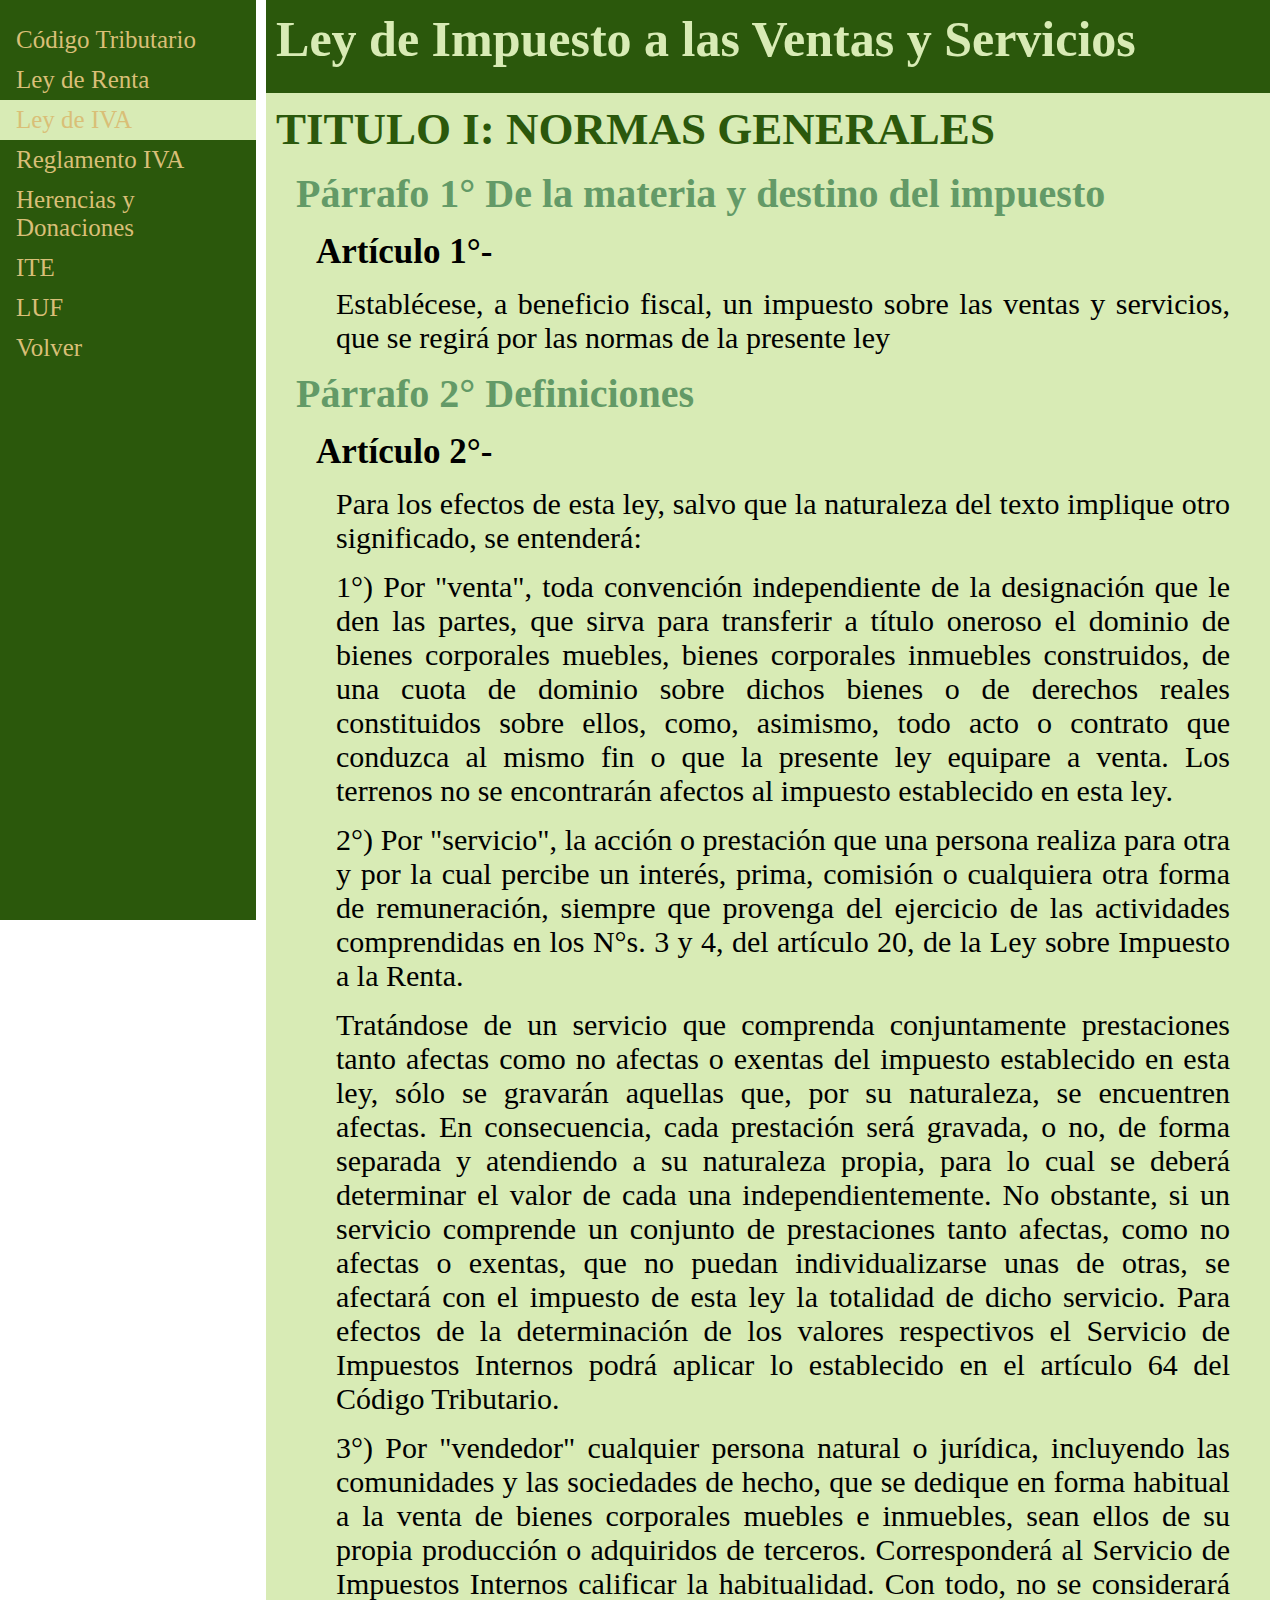
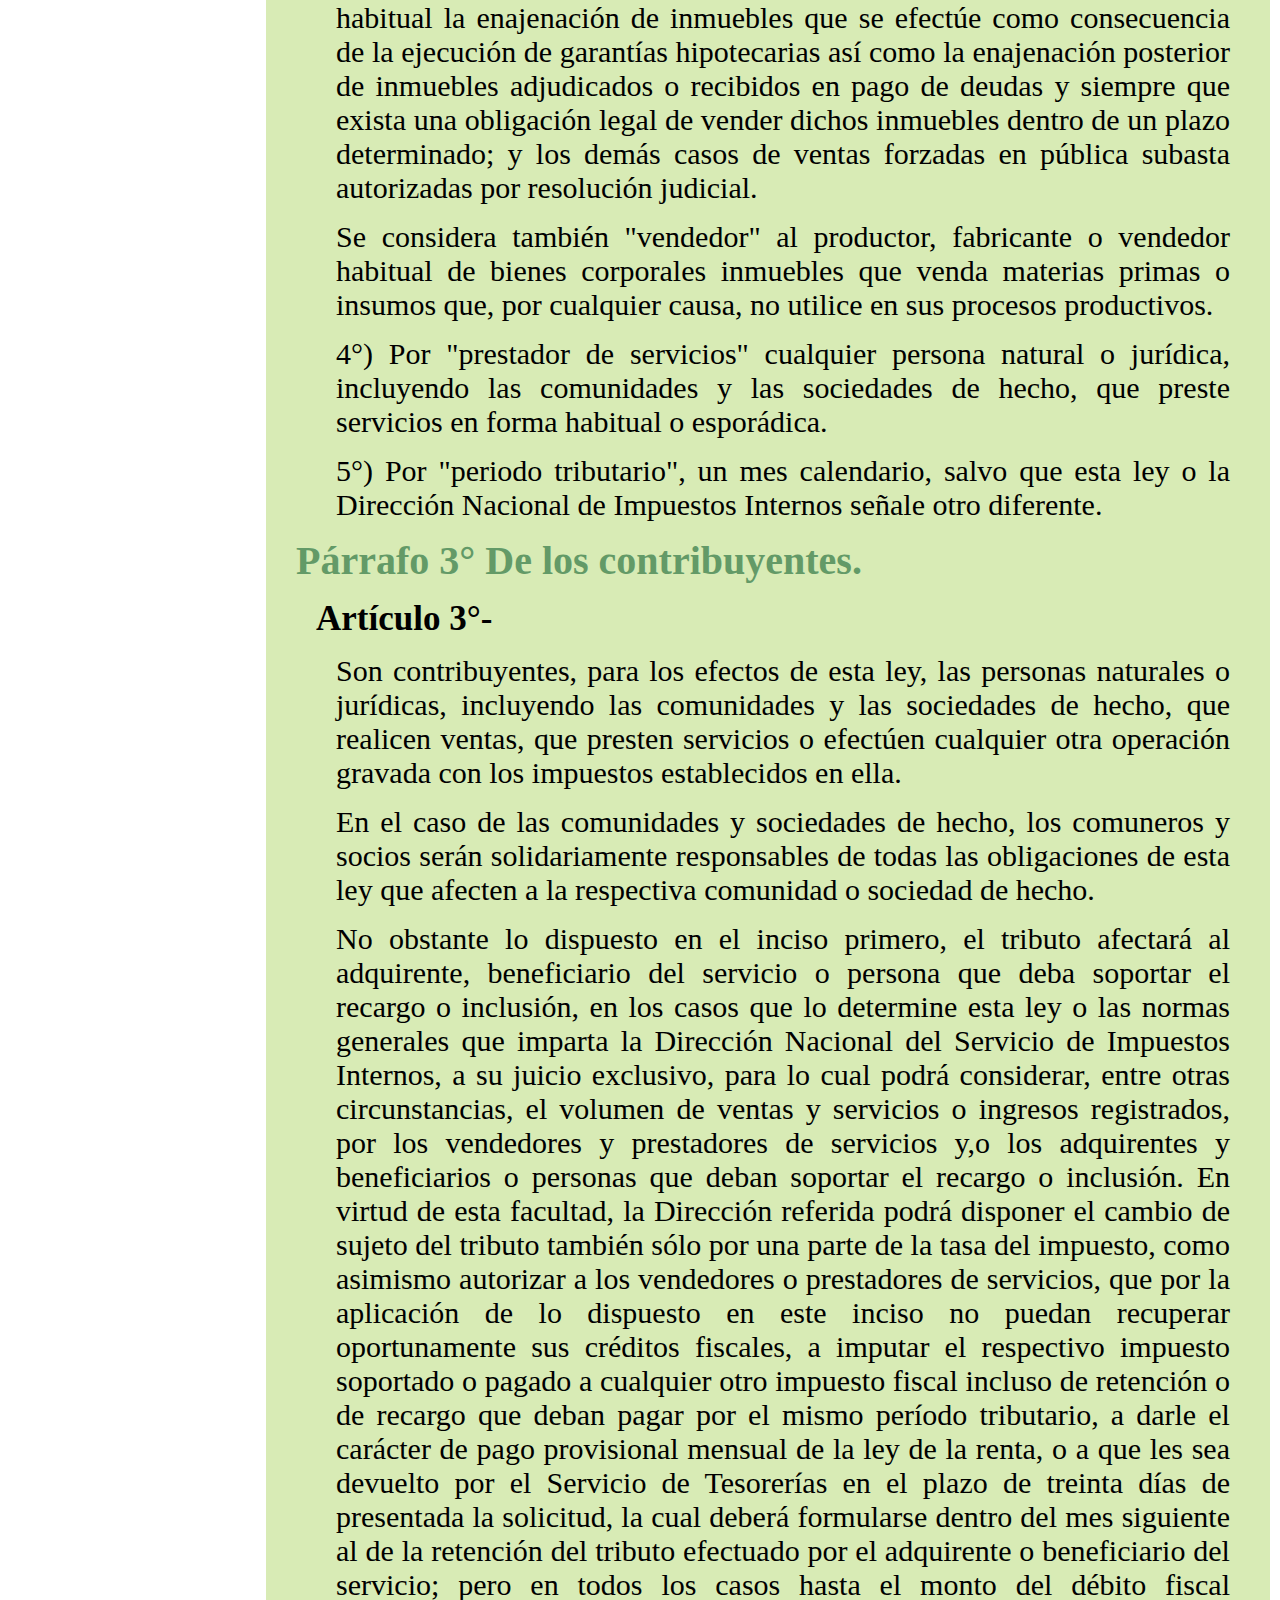
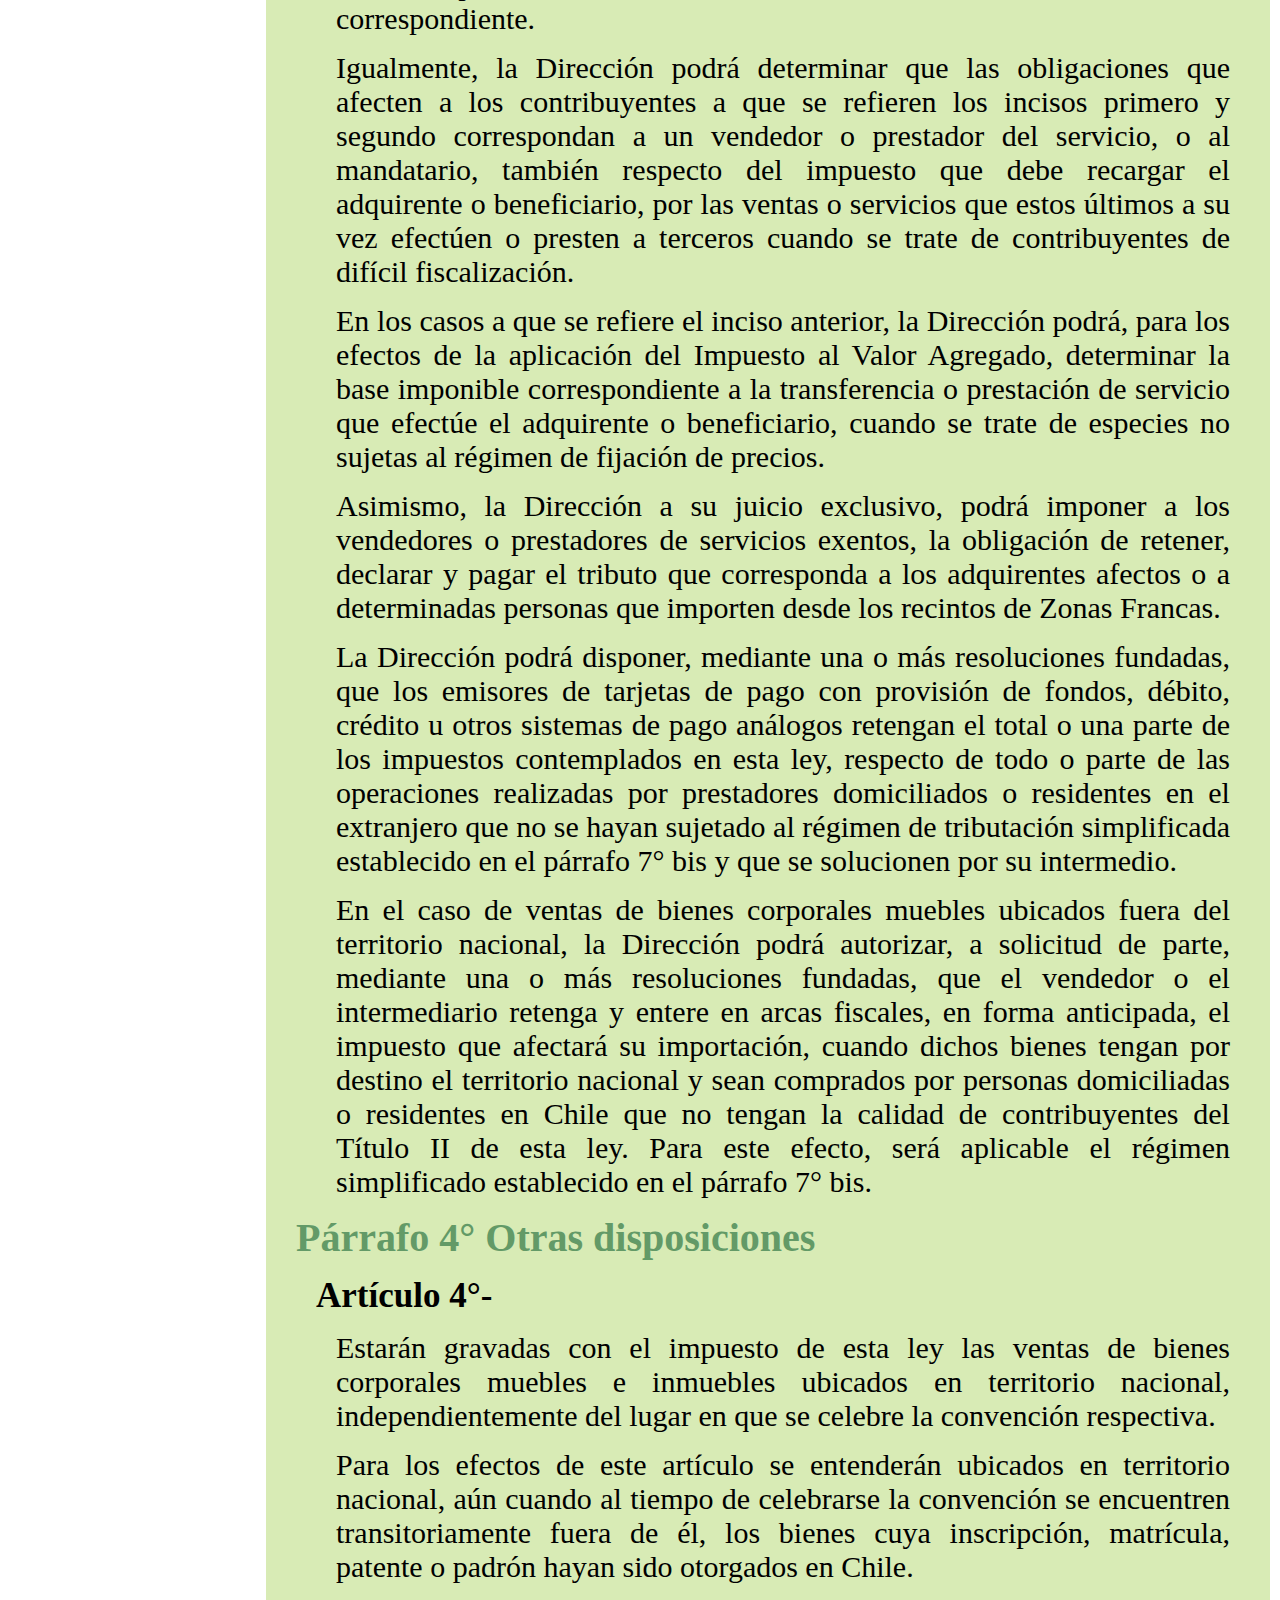
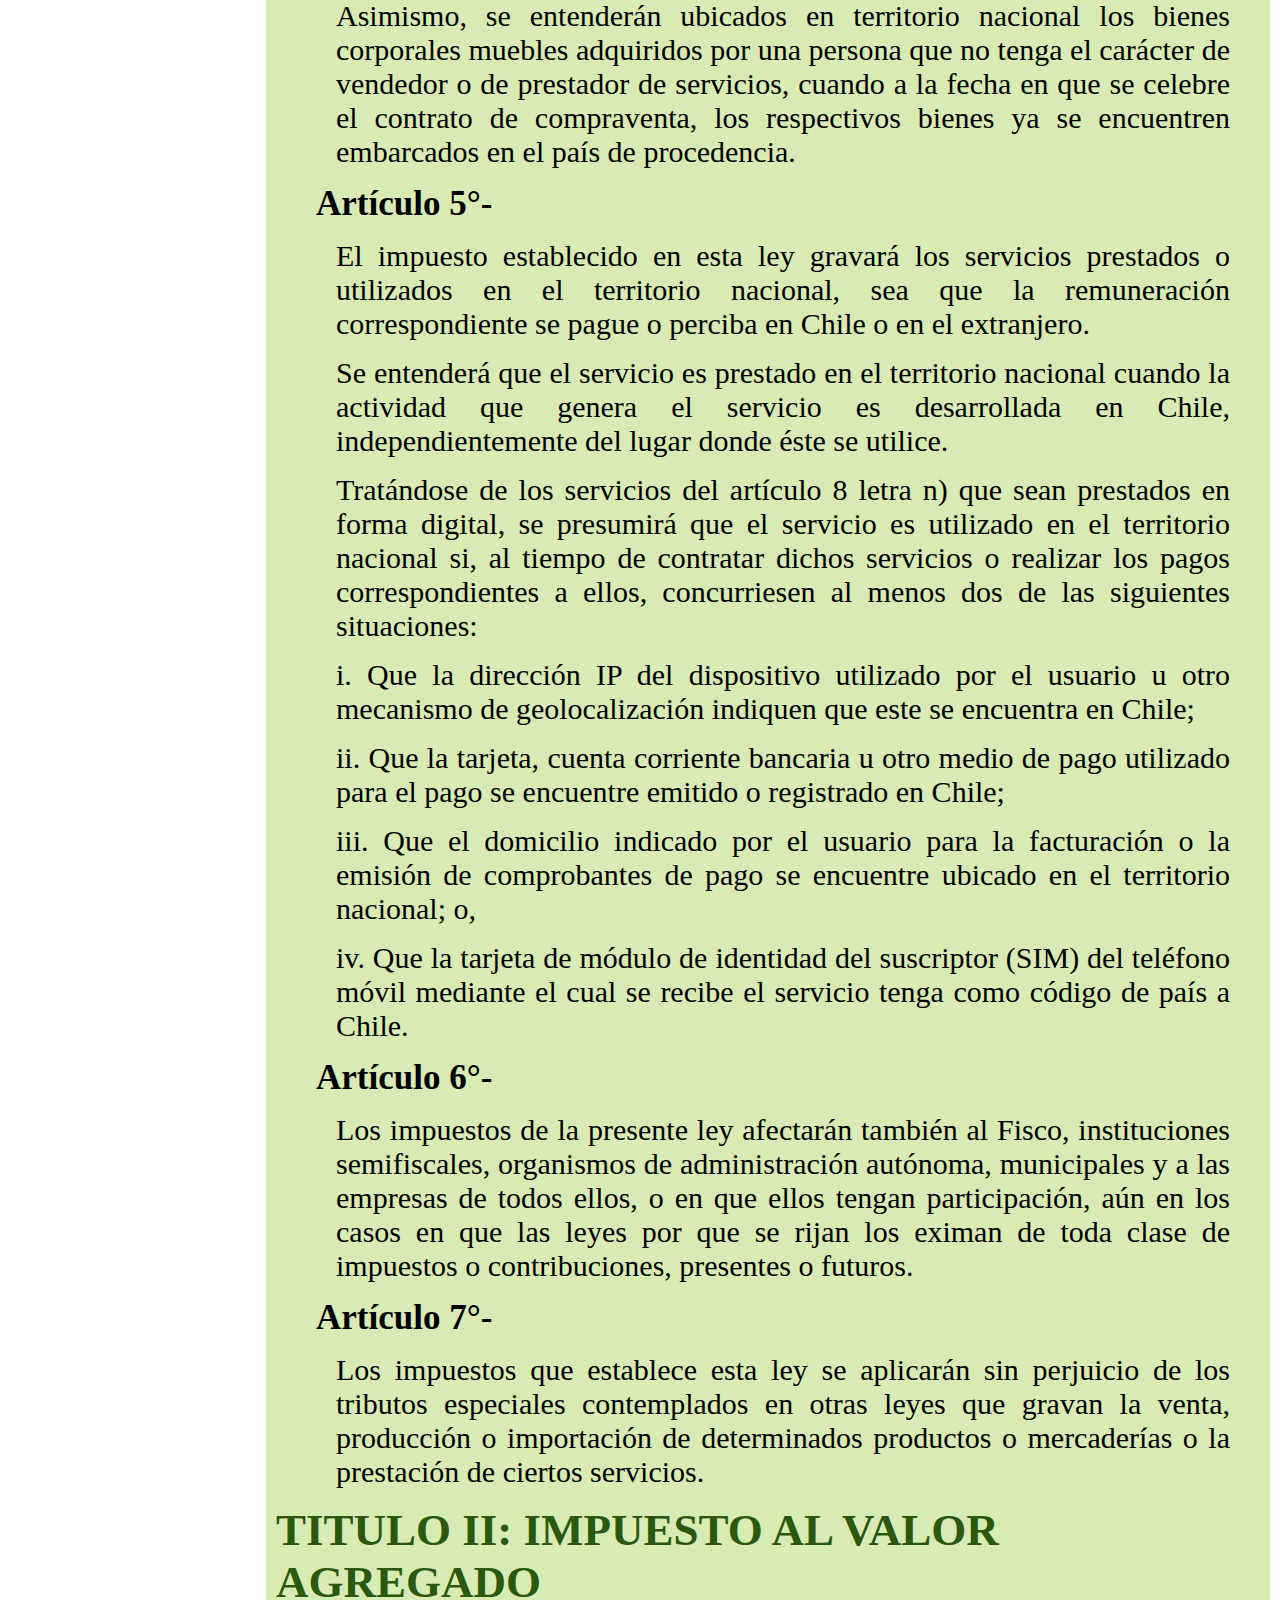
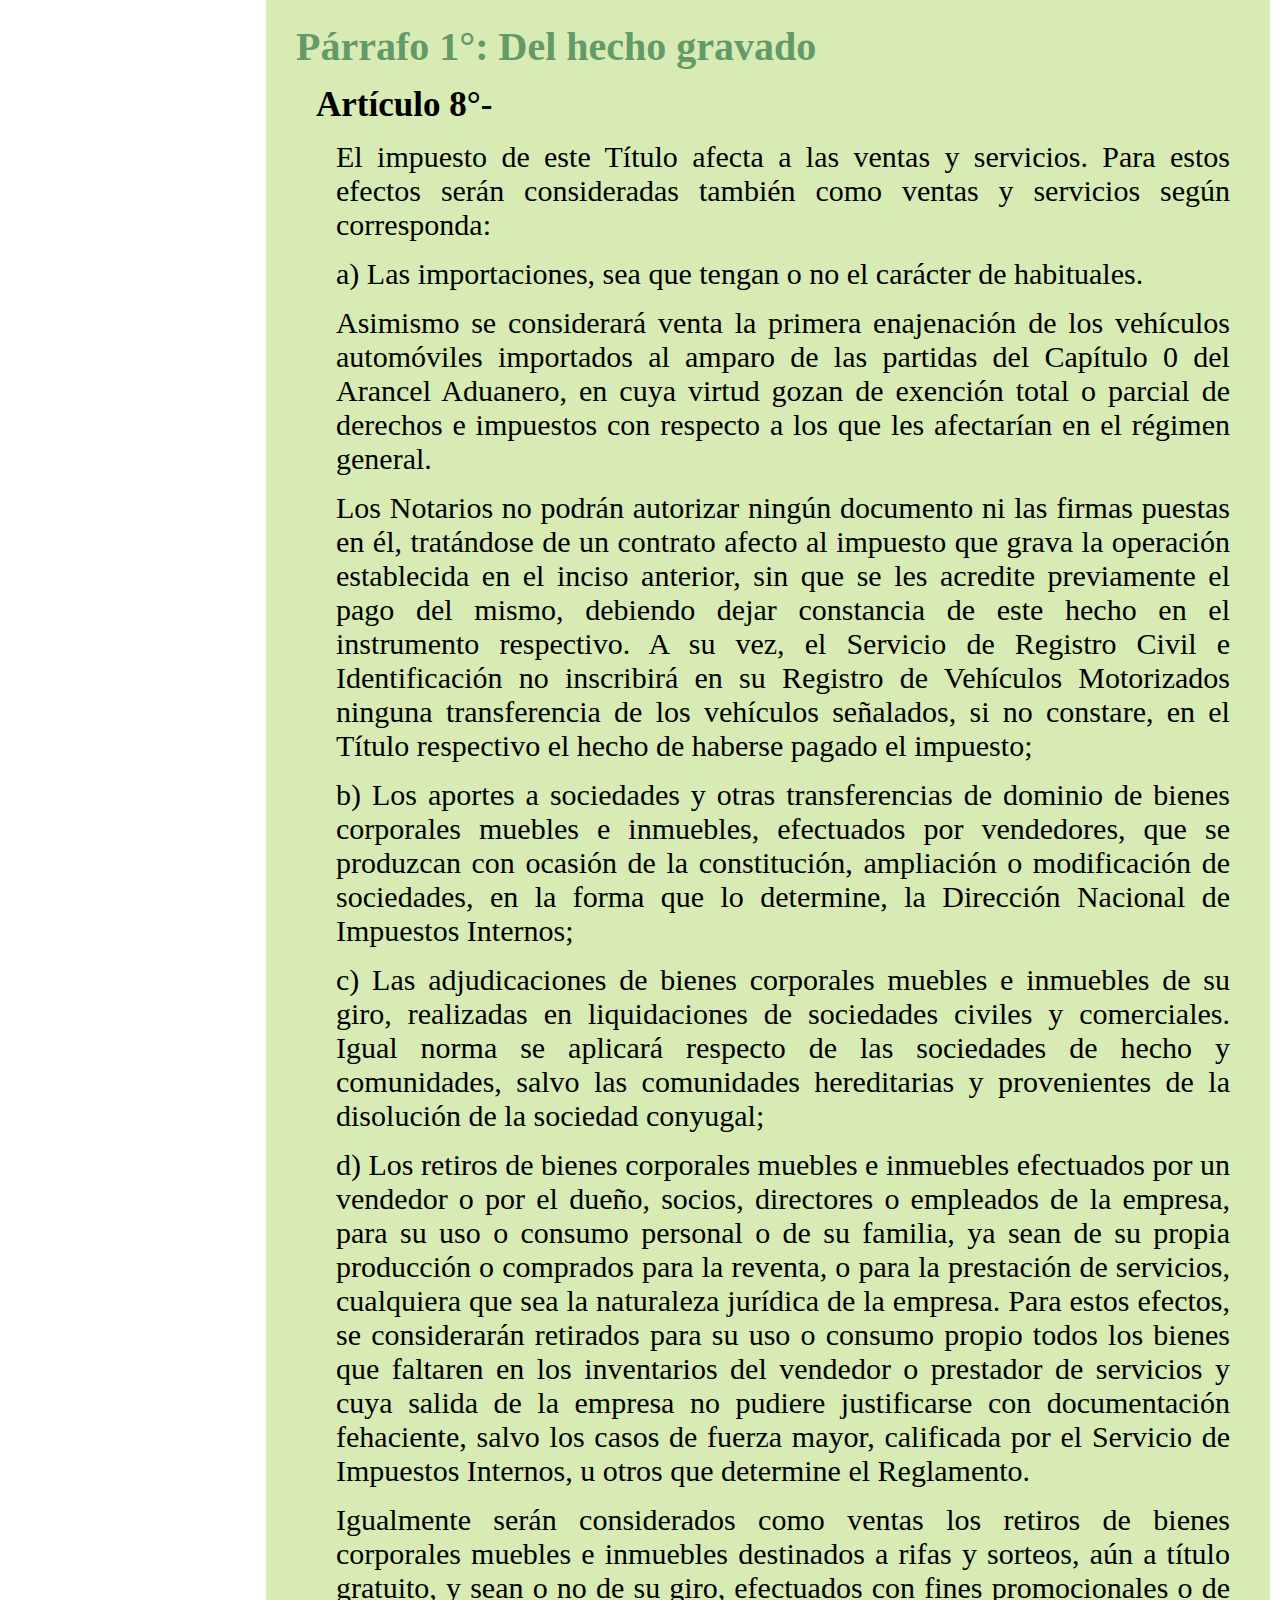
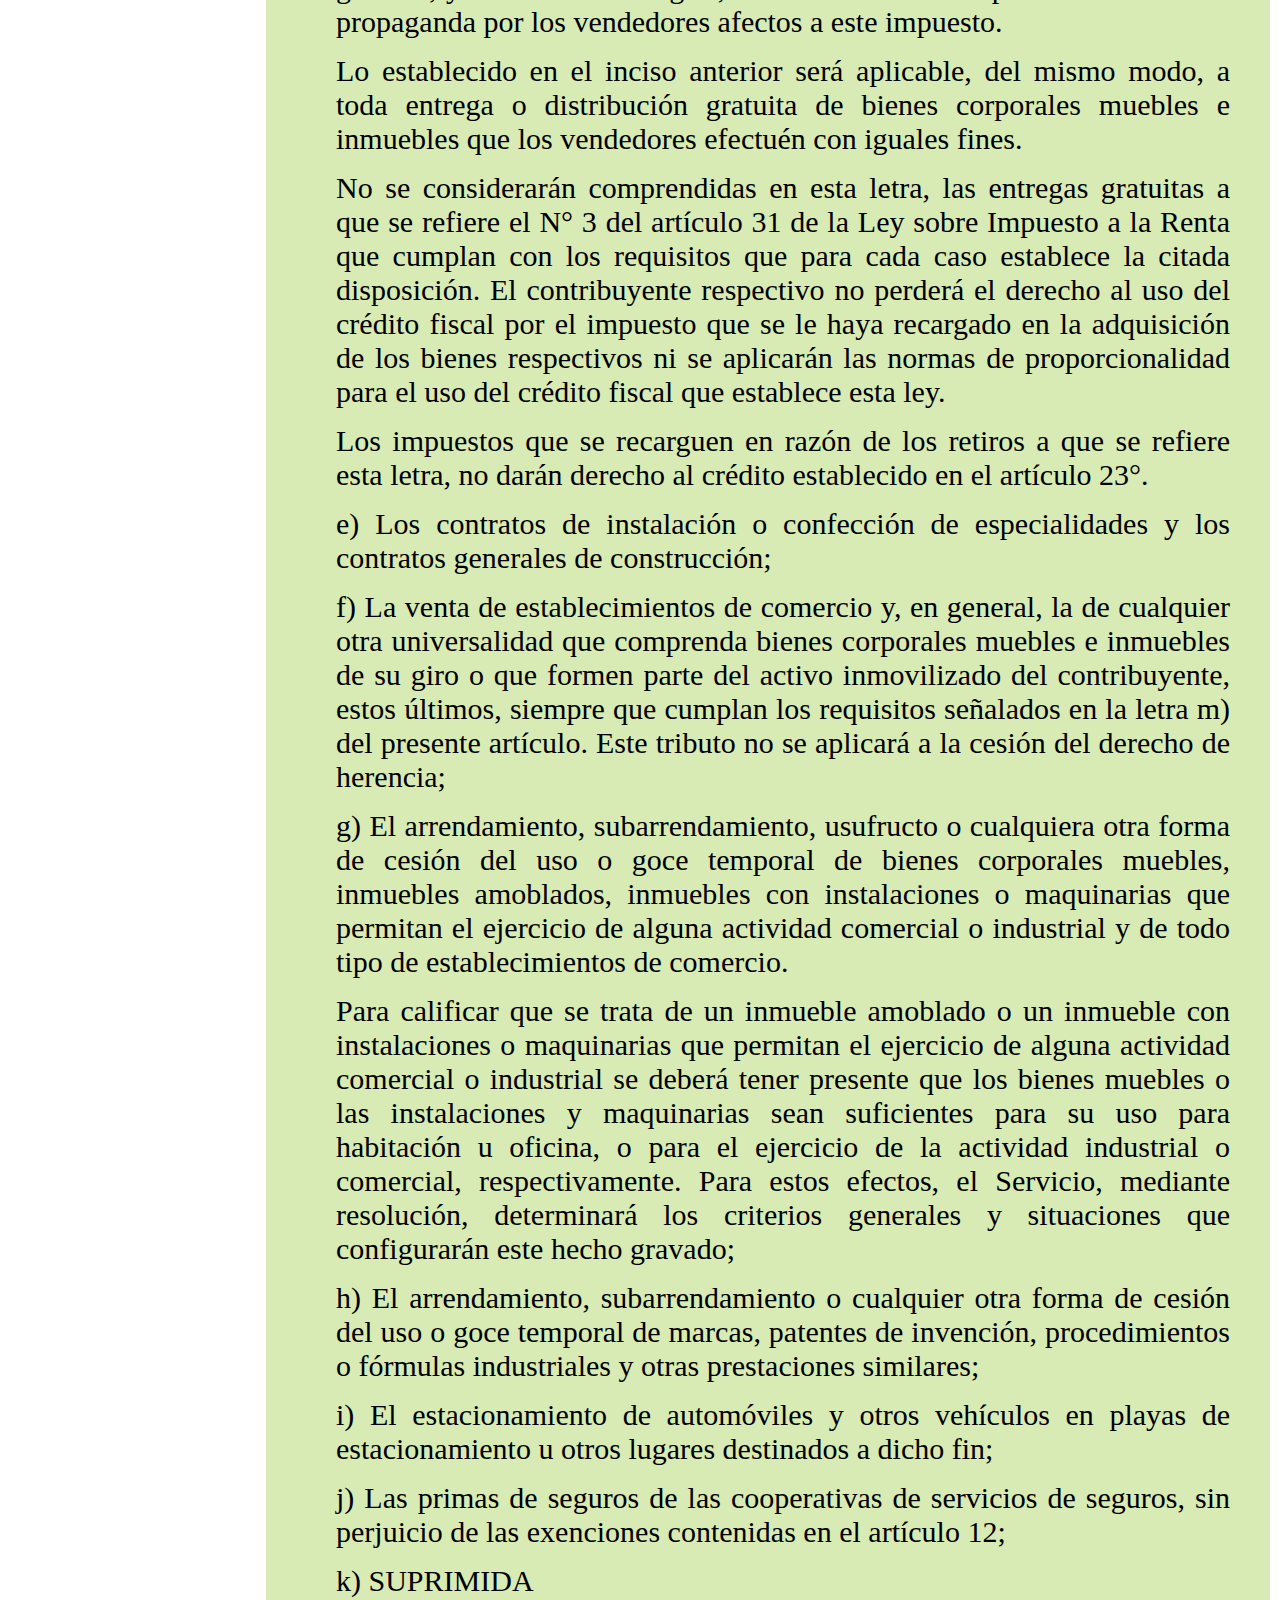
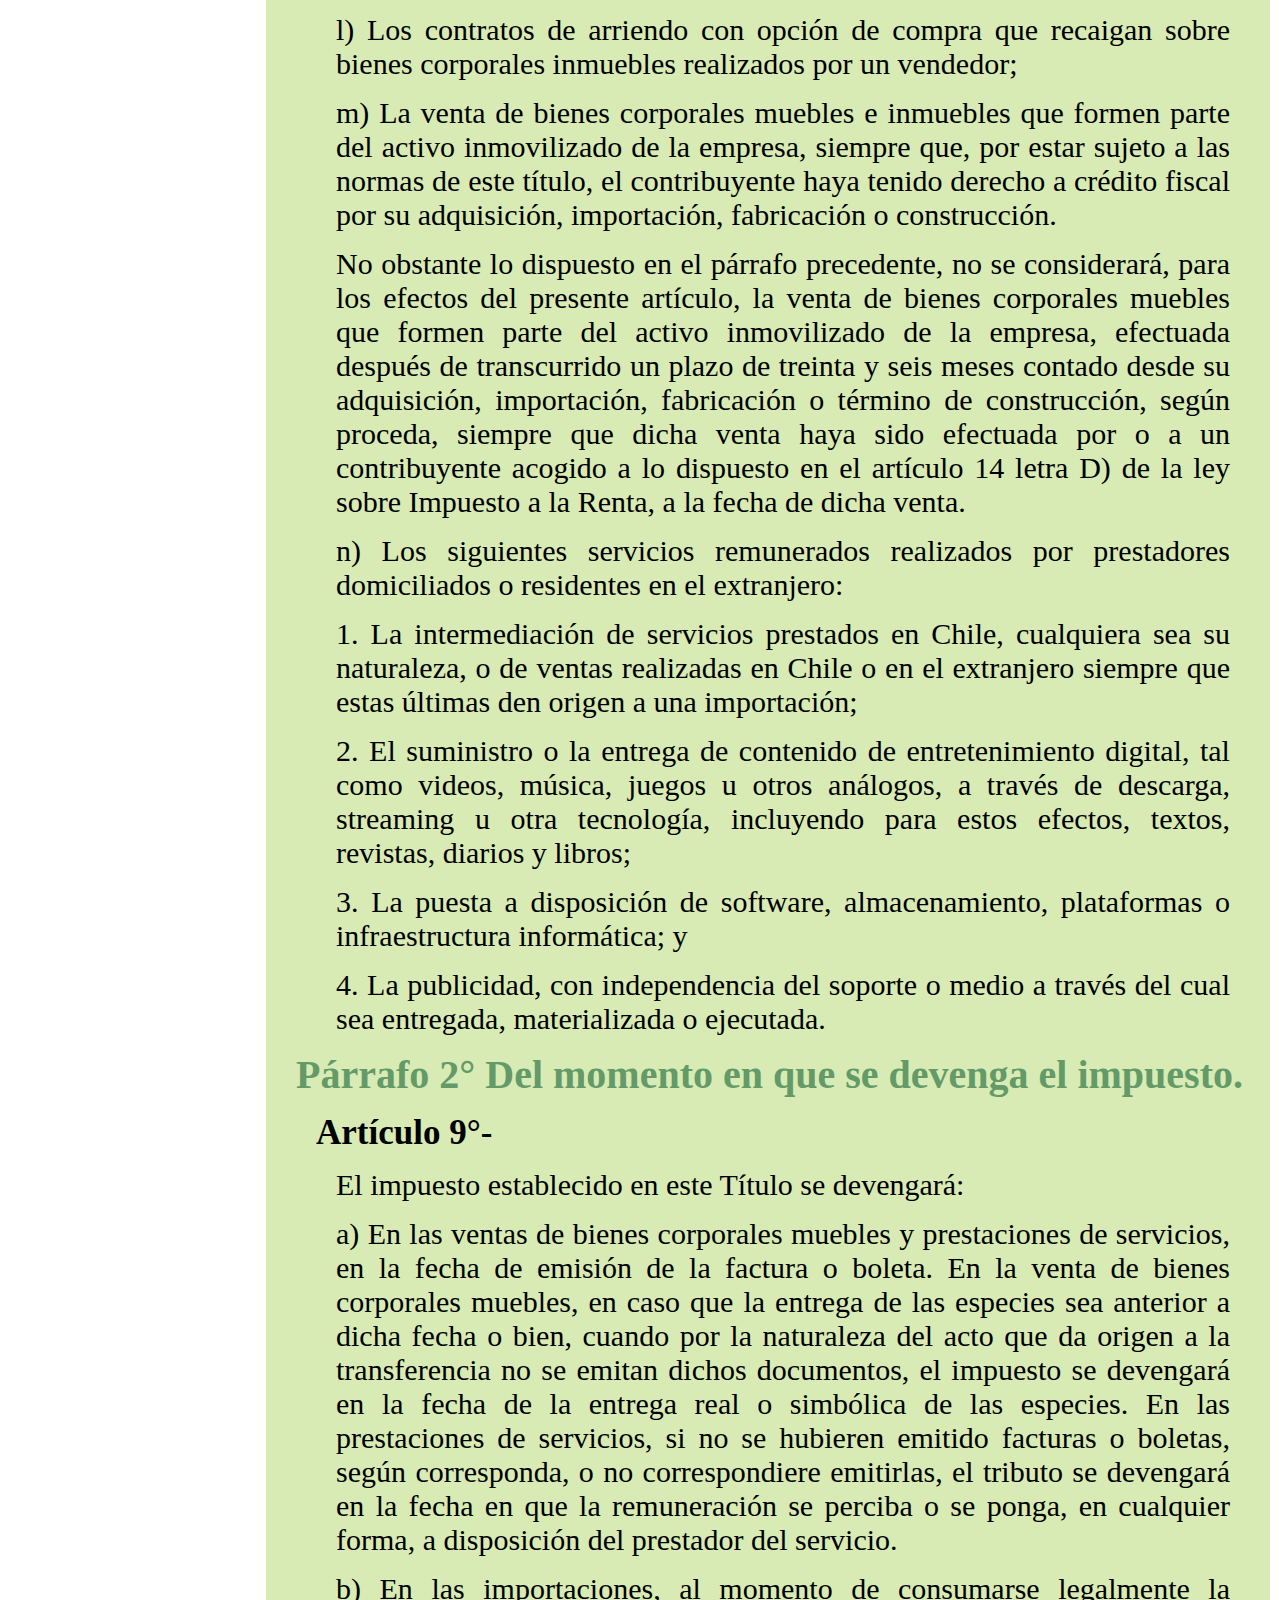
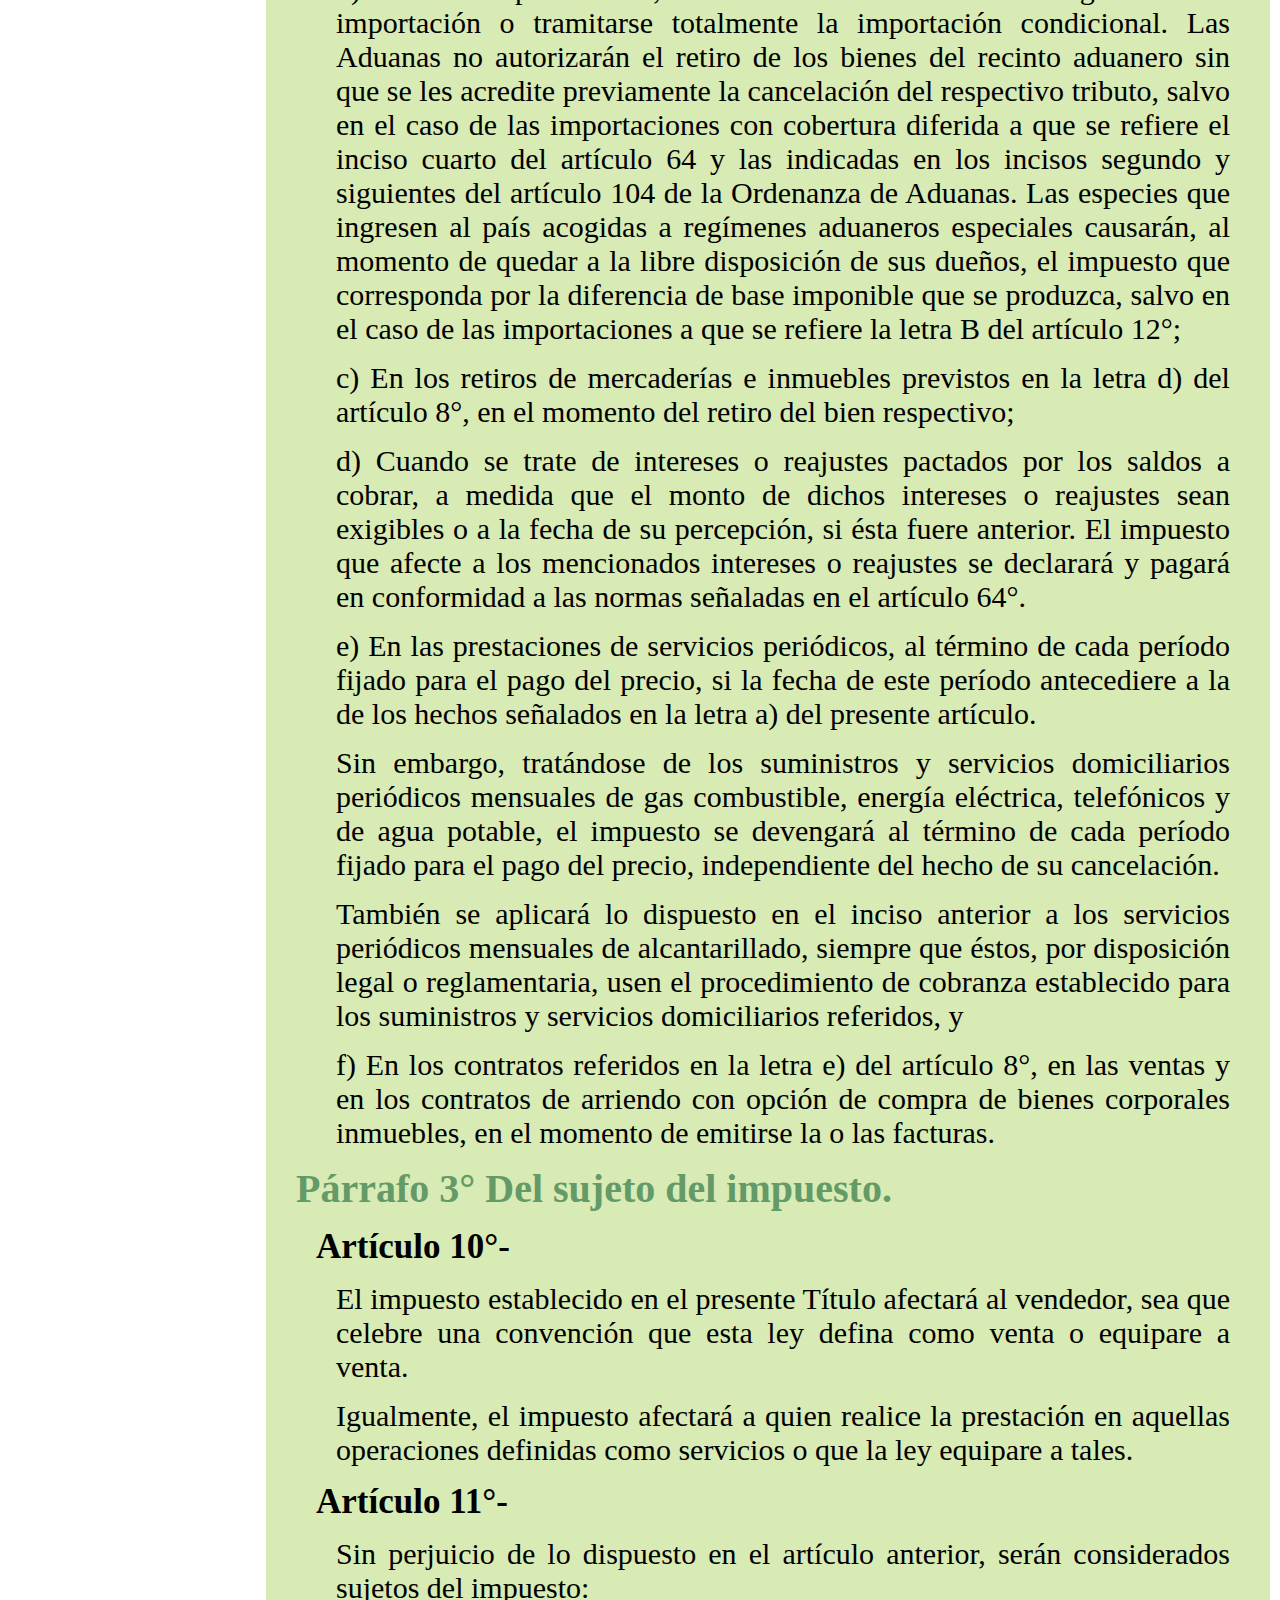
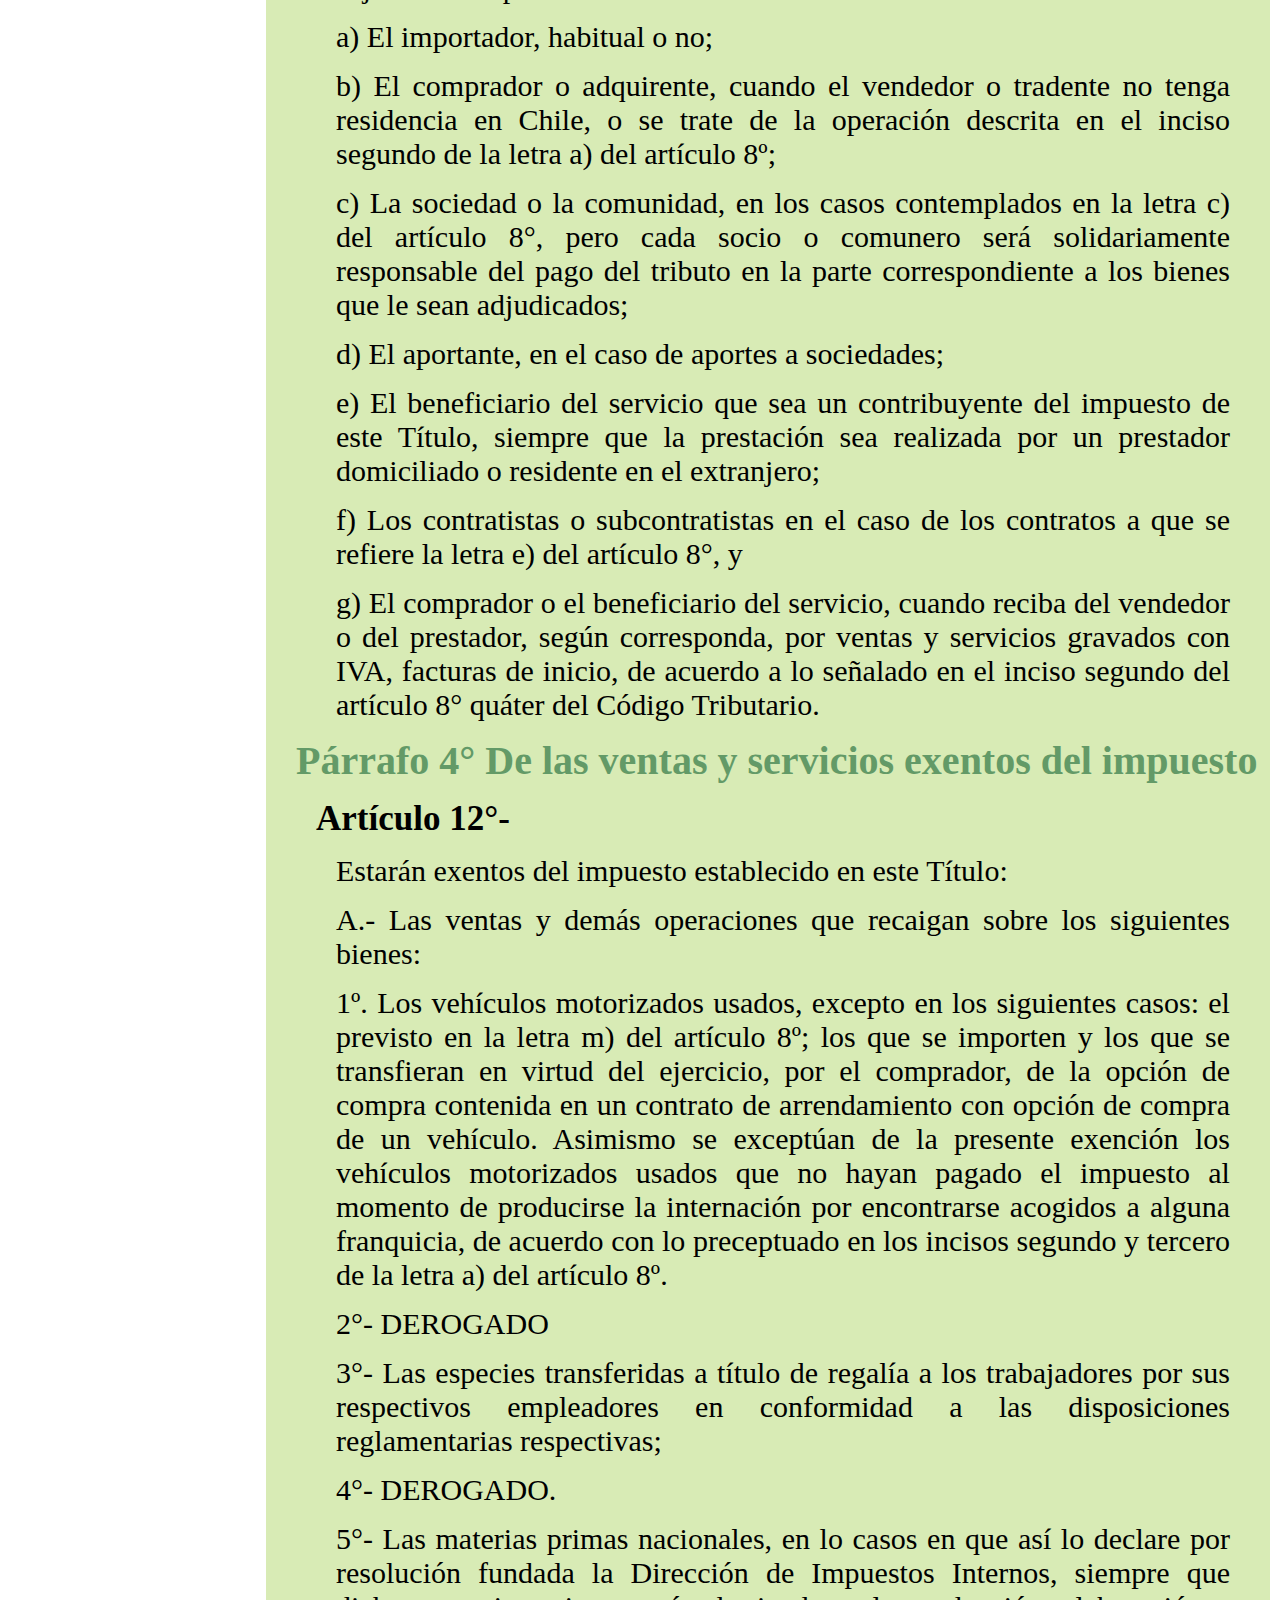
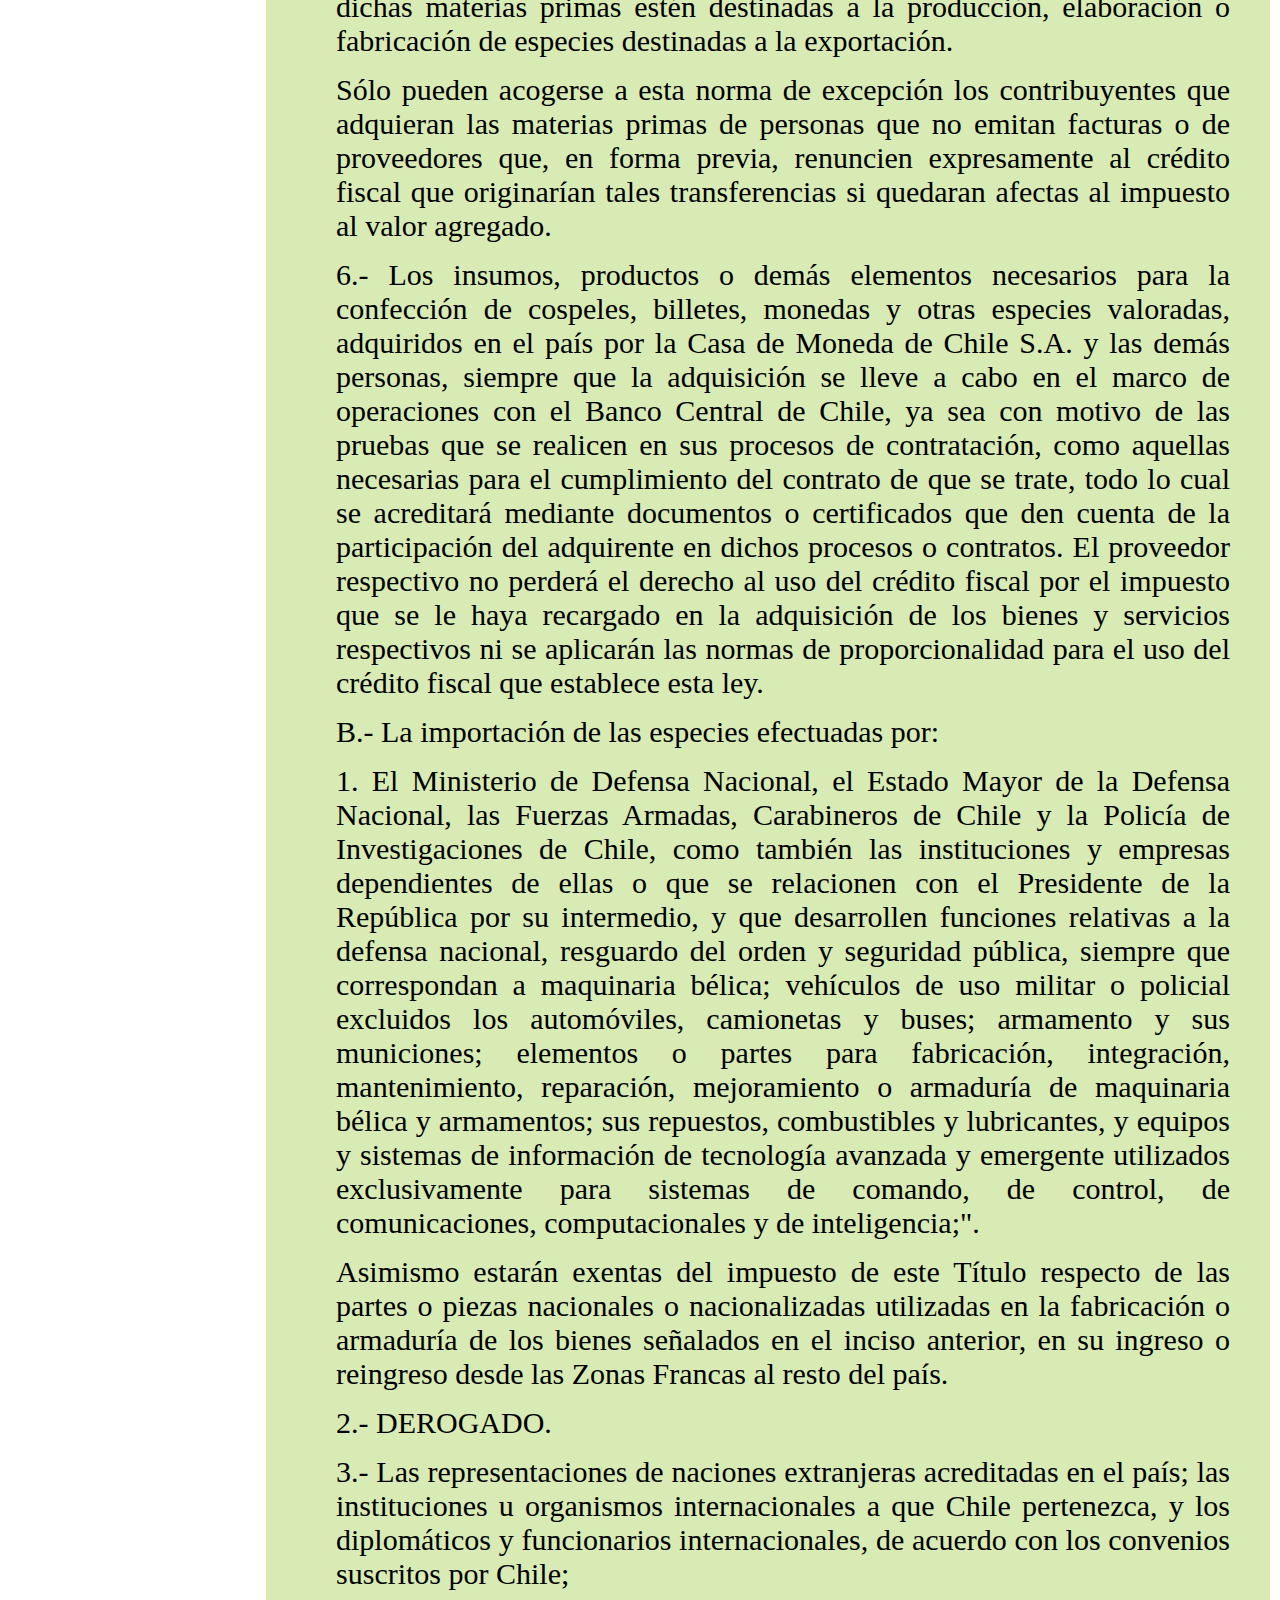
<file: iva.html>
<!DOCTYPE html>
<html lang="en" dir="ltr">
  <head>
    <meta charset="utf-8" />
    <title>Ley de Impuesto a las ventas y Servicios</title>
    <link rel="stylesheet" href="css/styles.css" />
  </head>
  <body>
    <!-- Side navigation -->
    <div class="sidenav">
      <a href="codigoTributario.html">Código Tributario</a>
      <a href="renta.html">Ley de Renta</a>
      <a class ="focusNav" href="iva.html">Ley de IVA</a>
      <a href="ivaReglamento.html">Reglamento IVA</a>
      <a href="IHDA.html">Herencias y Donaciones</a>
      <a href="ITE.html">ITE</a>
      <a href="LUF.html">LUF</a>
      <a href="index.html">Volver</a>
    </div>

    <!-- Page content -->
    <div class="main">
      <div class="headerContainerStyle">
        <h1 class="pageHeadeTitle">Ley de Impuesto a las Ventas y Servicios</h1>
      </div>

      <div class="middleConteinerStyle">
        <h2 class="Titulo">TITULO I: NORMAS GENERALES</h2>
        <h3 class="Parrafo">Párrafo 1° De la materia y destino del impuesto</h3>
        <h4 class="Articulo">Artículo 1°-</h4>
        <p class="Inciso">
          Establécese, a beneficio fiscal, un impuesto sobre las ventas y
          servicios, que se regirá por las normas de la presente ley
        </p>
        <h3 class="Parrafo">Párrafo 2° Definiciones</h3>
        <h4 class="Articulo">Artículo 2°-</h4>
        <p class="Inciso">
          Para los efectos de esta ley, salvo que la naturaleza del texto
          implique otro significado, se entenderá:
        </p>
        <p class="Inciso">
          1°) Por "venta", toda convención independiente de la designación que
          le den las partes, que sirva para transferir a título oneroso el
          dominio de bienes corporales muebles, bienes corporales inmuebles
          construidos, de una cuota de dominio sobre dichos bienes o de derechos
          reales constituidos sobre ellos, como, asimismo, todo acto o contrato
          que conduzca al mismo fin o que la presente ley equipare a venta. Los
          terrenos no se encontrarán afectos al impuesto establecido en esta
          ley.
        </p>
        <p class="Inciso">
          2°) Por "servicio", la acción o prestación que una persona realiza
          para otra y por la cual percibe un interés, prima, comisión o
          cualquiera otra forma de remuneración, siempre que provenga del
          ejercicio de las actividades comprendidas en los N°s. 3 y 4, del
          artículo 20, de la Ley sobre Impuesto a la Renta.
        </p>
        <p class="Inciso">
          Tratándose de un servicio que comprenda conjuntamente prestaciones
          tanto afectas como no afectas o exentas del impuesto establecido en
          esta ley, sólo se gravarán aquellas que, por su naturaleza, se
          encuentren afectas. En consecuencia, cada prestación será gravada, o
          no, de forma separada y atendiendo a su naturaleza propia, para lo
          cual se deberá determinar el valor de cada una independientemente. No
          obstante, si un servicio comprende un conjunto de prestaciones tanto
          afectas, como no afectas o exentas, que no puedan individualizarse
          unas de otras, se afectará con el impuesto de esta ley la totalidad de
          dicho servicio. Para efectos de la determinación de los valores
          respectivos el Servicio de Impuestos Internos podrá aplicar lo
          establecido en el artículo 64 del Código Tributario.
        </p>
        <p class="Inciso">
          3°) Por "vendedor" cualquier persona natural o jurídica, incluyendo
          las comunidades y las sociedades de hecho, que se dedique en forma
          habitual a la venta de bienes corporales muebles e inmuebles, sean
          ellos de su propia producción o adquiridos de terceros. Corresponderá
          al Servicio de Impuestos Internos calificar la habitualidad. Con todo,
          no se considerará habitual la enajenación de inmuebles que se efectúe
          como consecuencia de la ejecución de garantías hipotecarias así como
          la enajenación posterior de inmuebles adjudicados o recibidos en pago
          de deudas y siempre que exista una obligación legal de vender dichos
          inmuebles dentro de un plazo determinado; y los demás casos de ventas
          forzadas en pública subasta autorizadas por resolución judicial.
        </p>
        <p class="Inciso">
          Se considera también "vendedor" al productor, fabricante o vendedor
          habitual de bienes corporales inmuebles que venda materias primas o
          insumos que, por cualquier causa, no utilice en sus procesos
          productivos.
        </p>
        <p class="Inciso">
          4°) Por "prestador de servicios" cualquier persona natural o jurídica,
          incluyendo las comunidades y las sociedades de hecho, que preste
          servicios en forma habitual o esporádica.
        </p>
        <p class="Inciso">
          5°) Por "periodo tributario", un mes calendario, salvo que esta ley o
          la Dirección Nacional de Impuestos Internos señale otro diferente.
        </p>
        <h3 class="Parrafo">Párrafo 3° De los contribuyentes.</h3>
        <h4 class="Articulo">Artículo 3°-</h4>
        <p class="Inciso">
          Son contribuyentes, para los efectos de esta ley, las personas
          naturales o jurídicas, incluyendo las comunidades y las sociedades de
          hecho, que realicen ventas, que presten servicios o efectúen cualquier
          otra operación gravada con los impuestos establecidos en ella.
        </p>
        <p class="Inciso">
          En el caso de las comunidades y sociedades de hecho, los comuneros y
          socios serán solidariamente responsables de todas las obligaciones de
          esta ley que afecten a la respectiva comunidad o sociedad de hecho.
        </p>
        <p class="Inciso">
          No obstante lo dispuesto en el inciso primero, el tributo afectará al
          adquirente, beneficiario del servicio o persona que deba soportar el
          recargo o inclusión, en los casos que lo determine esta ley o las
          normas generales que imparta la Dirección Nacional del Servicio de
          Impuestos Internos, a su juicio exclusivo, para lo cual podrá
          considerar, entre otras circunstancias, el volumen de ventas y
          servicios o ingresos registrados, por los vendedores y prestadores de
          servicios y,o los adquirentes y beneficiarios o personas que deban
          soportar el recargo o inclusión. En virtud de esta facultad, la
          Dirección referida podrá disponer el cambio de sujeto del tributo
          también sólo por una parte de la tasa del impuesto, como asimismo
          autorizar a los vendedores o prestadores de servicios, que por la
          aplicación de lo dispuesto en este inciso no puedan recuperar
          oportunamente sus créditos fiscales, a imputar el respectivo impuesto
          soportado o pagado a cualquier otro impuesto fiscal incluso de
          retención o de recargo que deban pagar por el mismo período
          tributario, a darle el carácter de pago provisional mensual de la ley
          de la renta, o a que les sea devuelto por el Servicio de Tesorerías en
          el plazo de treinta días de presentada la solicitud, la cual deberá
          formularse dentro del mes siguiente al de la retención del tributo
          efectuado por el adquirente o beneficiario del servicio; pero en todos
          los casos hasta el monto del débito fiscal correspondiente.
        </p>
        <p class="Inciso">
          Igualmente, la Dirección podrá determinar que las obligaciones que
          afecten a los contribuyentes a que se refieren los incisos primero y
          segundo correspondan a un vendedor o prestador del servicio, o al
          mandatario, también respecto del impuesto que debe recargar el
          adquirente o beneficiario, por las ventas o servicios que estos
          últimos a su vez efectúen o presten a terceros cuando se trate de
          contribuyentes de difícil fiscalización.
        </p>
        <p class="Inciso">
          En los casos a que se refiere el inciso anterior, la Dirección podrá,
          para los efectos de la aplicación del Impuesto al Valor Agregado,
          determinar la base imponible correspondiente a la transferencia o
          prestación de servicio que efectúe el adquirente o beneficiario,
          cuando se trate de especies no sujetas al régimen de fijación de
          precios.
        </p>
        <p class="Inciso">
          Asimismo, la Dirección a su juicio exclusivo, podrá imponer a los
          vendedores o prestadores de servicios exentos, la obligación de
          retener, declarar y pagar el tributo que corresponda a los adquirentes
          afectos o a determinadas personas que importen desde los recintos de
          Zonas Francas.
        </p>
        <p class="Inciso">
          La Dirección podrá disponer, mediante una o más resoluciones fundadas,
          que los emisores de tarjetas de pago con provisión de fondos, débito,
          crédito u otros sistemas de pago análogos retengan el total o una
          parte de los impuestos contemplados en esta ley, respecto de todo o
          parte de las operaciones realizadas por prestadores domiciliados o
          residentes en el extranjero que no se hayan sujetado al régimen de
          tributación simplificada establecido en el párrafo 7° bis y que se
          solucionen por su intermedio.
        </p>
        <p class="Inciso">
          En el caso de ventas de bienes corporales muebles ubicados fuera del
          territorio nacional, la Dirección podrá autorizar, a solicitud de
          parte, mediante una o más resoluciones fundadas, que el vendedor o el
          intermediario retenga y entere en arcas fiscales, en forma anticipada,
          el impuesto que afectará su importación, cuando dichos bienes tengan
          por destino el territorio nacional y sean comprados por personas
          domiciliadas o residentes en Chile que no tengan la calidad de
          contribuyentes del Título II de esta ley. Para este efecto, será
          aplicable el régimen simplificado establecido en el párrafo 7° bis.
        </p>
        <h3 class="Parrafo">Párrafo 4° Otras disposiciones</h3>
        <h4 class="Articulo">Artículo 4°-</h4>
        <p class="Inciso">
          Estarán gravadas con el impuesto de esta ley las ventas de bienes
          corporales muebles e inmuebles ubicados en territorio nacional,
          independientemente del lugar en que se celebre la convención
          respectiva.
        </p>
        <p class="Inciso">
          Para los efectos de este artículo se entenderán ubicados en territorio
          nacional, aún cuando al tiempo de celebrarse la convención se
          encuentren transitoriamente fuera de él, los bienes cuya inscripción,
          matrícula, patente o padrón hayan sido otorgados en Chile.
        </p>
        <p class="Inciso">
          Asimismo, se entenderán ubicados en territorio nacional los bienes
          corporales muebles adquiridos por una persona que no tenga el carácter
          de vendedor o de prestador de servicios, cuando a la fecha en que se
          celebre el contrato de compraventa, los respectivos bienes ya se
          encuentren embarcados en el país de procedencia.
        </p>
        <h4 class="Articulo">Artículo 5°-</h4>
        <p class="Inciso">
          El impuesto establecido en esta ley gravará los servicios prestados o
          utilizados en el territorio nacional, sea que la remuneración
          correspondiente se pague o perciba en Chile o en el extranjero.
        </p>
        <p class="Inciso">
          Se entenderá que el servicio es prestado en el territorio nacional
          cuando la actividad que genera el servicio es desarrollada en Chile,
          independientemente del lugar donde éste se utilice.
        </p>
        <p class="Inciso">
          Tratándose de los servicios del artículo 8 letra n) que sean prestados
          en forma digital, se presumirá que el servicio es utilizado en el
          territorio nacional si, al tiempo de contratar dichos servicios o
          realizar los pagos correspondientes a ellos, concurriesen al menos dos
          de las siguientes situaciones:
        </p>
        <p class="Inciso">
          i. Que la dirección IP del dispositivo utilizado por el usuario u otro
          mecanismo de geolocalización indiquen que este se encuentra en Chile;
        </p>
        <p class="Inciso">
          ii. Que la tarjeta, cuenta corriente bancaria u otro medio de pago
          utilizado para el pago se encuentre emitido o registrado en Chile;
        </p>
        <p class="Inciso">
          iii. Que el domicilio indicado por el usuario para la facturación o la
          emisión de comprobantes de pago se encuentre ubicado en el territorio
          nacional; o,
        </p>
        <p class="Inciso">
          iv. Que la tarjeta de módulo de identidad del suscriptor (SIM) del
          teléfono móvil mediante el cual se recibe el servicio tenga como
          código de país a Chile.
        </p>
        <h4 class="Articulo">Artículo 6°-</h4>
        <p class="Inciso">
          Los impuestos de la presente ley afectarán también al Fisco,
          instituciones semifiscales, organismos de administración autónoma,
          municipales y a las empresas de todos ellos, o en que ellos tengan
          participación, aún en los casos en que las leyes por que se rijan los
          eximan de toda clase de impuestos o contribuciones, presentes o
          futuros.
        </p>
        <h4 class="Articulo">Artículo 7°-</h4>
        <p class="Inciso">
          Los impuestos que establece esta ley se aplicarán sin perjuicio de los
          tributos especiales contemplados en otras leyes que gravan la venta,
          producción o importación de determinados productos o mercaderías o la
          prestación de ciertos servicios.
        </p>
        <h2 class="Titulo">TITULO II: IMPUESTO AL VALOR AGREGADO</h2>
        <h3 class="Parrafo">Párrafo 1°: Del hecho gravado</h3>
        <h4 class="Articulo">Artículo 8°-</h4>
        <p class="Inciso">
          El impuesto de este Título afecta a las ventas y servicios. Para estos
          efectos serán consideradas también como ventas y servicios según
          corresponda:
        </p>
        <p class="Inciso">
          a) Las importaciones, sea que tengan o no el carácter de habituales.
        </p>
        <p class="Inciso">
          Asimismo se considerará venta la primera enajenación de los vehículos
          automóviles importados al amparo de las partidas del Capítulo 0 del
          Arancel Aduanero, en cuya virtud gozan de exención total o parcial de
          derechos e impuestos con respecto a los que les afectarían en el
          régimen general.
        </p>
        <p class="Inciso">
          Los Notarios no podrán autorizar ningún documento ni las firmas
          puestas en él, tratándose de un contrato afecto al impuesto que grava
          la operación establecida en el inciso anterior, sin que se les
          acredite previamente el pago del mismo, debiendo dejar constancia de
          este hecho en el instrumento respectivo. A su vez, el Servicio de
          Registro Civil e Identificación no inscribirá en su Registro de
          Vehículos Motorizados ninguna transferencia de los vehículos
          señalados, si no constare, en el Título respectivo el hecho de haberse
          pagado el impuesto;
        </p>
        <p class="Inciso">
          b) Los aportes a sociedades y otras transferencias de dominio de
          bienes corporales muebles e inmuebles, efectuados por vendedores, que
          se produzcan con ocasión de la constitución, ampliación o modificación
          de sociedades, en la forma que lo determine, la Dirección Nacional de
          Impuestos Internos;
        </p>
        <p class="Inciso">
          c) Las adjudicaciones de bienes corporales muebles e inmuebles de su
          giro, realizadas en liquidaciones de sociedades civiles y comerciales.
          Igual norma se aplicará respecto de las sociedades de hecho y
          comunidades, salvo las comunidades hereditarias y provenientes de la
          disolución de la sociedad conyugal;
        </p>
        <p class="Inciso">
          d) Los retiros de bienes corporales muebles e inmuebles efectuados por
          un vendedor o por el dueño, socios, directores o empleados de la
          empresa, para su uso o consumo personal o de su familia, ya sean de su
          propia producción o comprados para la reventa, o para la prestación de
          servicios, cualquiera que sea la naturaleza jurídica de la empresa.
          Para estos efectos, se considerarán retirados para su uso o consumo
          propio todos los bienes que faltaren en los inventarios del vendedor o
          prestador de servicios y cuya salida de la empresa no pudiere
          justificarse con documentación fehaciente, salvo los casos de fuerza
          mayor, calificada por el Servicio de Impuestos Internos, u otros que
          determine el Reglamento.
        </p>
        <p class="Inciso">
          Igualmente serán considerados como ventas los retiros de bienes
          corporales muebles e inmuebles destinados a rifas y sorteos, aún a
          título gratuito, y sean o no de su giro, efectuados con fines
          promocionales o de propaganda por los vendedores afectos a este
          impuesto.
        </p>
        <p class="Inciso">
          Lo establecido en el inciso anterior será aplicable, del mismo modo, a
          toda entrega o distribución gratuita de bienes corporales muebles e
          inmuebles que los vendedores efectuén con iguales fines.
        </p>
        <p class="Inciso">
          No se considerarán comprendidas en esta letra, las entregas gratuitas
          a que se refiere el N° 3 del artículo 31 de la Ley sobre Impuesto a la
          Renta que cumplan con los requisitos que para cada caso establece la
          citada disposición. El contribuyente respectivo no perderá el derecho
          al uso del crédito fiscal por el impuesto que se le haya recargado en
          la adquisición de los bienes respectivos ni se aplicarán las normas de
          proporcionalidad para el uso del crédito fiscal que establece esta
          ley.
        </p>
        <p class="Inciso">
          Los impuestos que se recarguen en razón de los retiros a que se
          refiere esta letra, no darán derecho al crédito establecido en el
          artículo 23°.
        </p>
        <p class="Inciso">
          e) Los contratos de instalación o confección de especialidades y los
          contratos generales de construcción;
        </p>
        <p class="Inciso">
          f) La venta de establecimientos de comercio y, en general, la de
          cualquier otra universalidad que comprenda bienes corporales muebles e
          inmuebles de su giro o que formen parte del activo inmovilizado del
          contribuyente, estos últimos, siempre que cumplan los requisitos
          señalados en la letra m) del presente artículo. Este tributo no se
          aplicará a la cesión del derecho de herencia;
        </p>
        <p class="Inciso">
          g) El arrendamiento, subarrendamiento, usufructo o cualquiera otra
          forma de cesión del uso o goce temporal de bienes corporales muebles,
          inmuebles amoblados, inmuebles con instalaciones o maquinarias que
          permitan el ejercicio de alguna actividad comercial o industrial y de
          todo tipo de establecimientos de comercio.
        </p>
        <p class="Inciso">
          Para calificar que se trata de un inmueble amoblado o un inmueble con
          instalaciones o maquinarias que permitan el ejercicio de alguna
          actividad comercial o industrial se deberá tener presente que los
          bienes muebles o las instalaciones y maquinarias sean suficientes para
          su uso para habitación u oficina, o para el ejercicio de la actividad
          industrial o comercial, respectivamente. Para estos efectos, el
          Servicio, mediante resolución, determinará los criterios generales y
          situaciones que configurarán este hecho gravado;
        </p>
        <p class="Inciso">
          h) El arrendamiento, subarrendamiento o cualquier otra forma de cesión
          del uso o goce temporal de marcas, patentes de invención,
          procedimientos o fórmulas industriales y otras prestaciones similares;
        </p>
        <p class="Inciso">
          i) El estacionamiento de automóviles y otros vehículos en playas de
          estacionamiento u otros lugares destinados a dicho fin;
        </p>
        <p class="Inciso">
          j) Las primas de seguros de las cooperativas de servicios de seguros,
          sin perjuicio de las exenciones contenidas en el artículo 12;
        </p>
        <p class="Inciso">k) SUPRIMIDA</p>
        <p class="Inciso">
          l) Los contratos de arriendo con opción de compra que recaigan sobre
          bienes corporales inmuebles realizados por un vendedor;
        </p>
        <p class="Inciso">
          m) La venta de bienes corporales muebles e inmuebles que formen parte
          del activo inmovilizado de la empresa, siempre que, por estar sujeto a
          las normas de este título, el contribuyente haya tenido derecho a
          crédito fiscal por su adquisición, importación, fabricación o
          construcción.
        </p>
        <p class="Inciso">
          No obstante lo dispuesto en el párrafo precedente, no se considerará,
          para los efectos del presente artículo, la venta de bienes corporales
          muebles que formen parte del activo inmovilizado de la empresa,
          efectuada después de transcurrido un plazo de treinta y seis meses
          contado desde su adquisición, importación, fabricación o término de
          construcción, según proceda, siempre que dicha venta haya sido
          efectuada por o a un contribuyente acogido a lo dispuesto en el
          artículo 14 letra D) de la ley sobre Impuesto a la Renta, a la fecha
          de dicha venta.
        </p>
        <p class="Inciso">
          n) Los siguientes servicios remunerados realizados por prestadores
          domiciliados o residentes en el extranjero:
        </p>
        <p class="Inciso">
          1. La intermediación de servicios prestados en Chile, cualquiera sea
          su naturaleza, o de ventas realizadas en Chile o en el extranjero
          siempre que estas últimas den origen a una importación;
        </p>
        <p class="Inciso">
          2. El suministro o la entrega de contenido de entretenimiento digital,
          tal como videos, música, juegos u otros análogos, a través de
          descarga, streaming u otra tecnología, incluyendo para estos efectos,
          textos, revistas, diarios y libros;
        </p>
        <p class="Inciso">
          3. La puesta a disposición de software, almacenamiento, plataformas o
          infraestructura informática; y
        </p>
        <p class="Inciso">
          4. La publicidad, con independencia del soporte o medio a través del
          cual sea entregada, materializada o ejecutada.
        </p>
        <h3 class="Parrafo">
          Párrafo 2° Del momento en que se devenga el impuesto.
        </h3>
        <h4 class="Articulo">Artículo 9°-</h4>
        <p class="Inciso">
          El impuesto establecido en este Título se devengará:
        </p>
        <p class="Inciso">
          a) En las ventas de bienes corporales muebles y prestaciones de
          servicios, en la fecha de emisión de la factura o boleta. En la venta
          de bienes corporales muebles, en caso que la entrega de las especies
          sea anterior a dicha fecha o bien, cuando por la naturaleza del acto
          que da origen a la transferencia no se emitan dichos documentos, el
          impuesto se devengará en la fecha de la entrega real o simbólica de
          las especies. En las prestaciones de servicios, si no se hubieren
          emitido facturas o boletas, según corresponda, o no correspondiere
          emitirlas, el tributo se devengará en la fecha en que la remuneración
          se perciba o se ponga, en cualquier forma, a disposición del prestador
          del servicio.
        </p>
        <p class="Inciso">
          b) En las importaciones, al momento de consumarse legalmente la
          importación o tramitarse totalmente la importación condicional. Las
          Aduanas no autorizarán el retiro de los bienes del recinto aduanero
          sin que se les acredite previamente la cancelación del respectivo
          tributo, salvo en el caso de las importaciones con cobertura diferida
          a que se refiere el inciso cuarto del artículo 64 y las indicadas en
          los incisos segundo y siguientes del artículo 104 de la Ordenanza de
          Aduanas. Las especies que ingresen al país acogidas a regímenes
          aduaneros especiales causarán, al momento de quedar a la libre
          disposición de sus dueños, el impuesto que corresponda por la
          diferencia de base imponible que se produzca, salvo en el caso de las
          importaciones a que se refiere la letra B del artículo 12°;
        </p>
        <p class="Inciso">
          c) En los retiros de mercaderías e inmuebles previstos en la letra d)
          del artículo 8°, en el momento del retiro del bien respectivo;
        </p>
        <p class="Inciso">
          d) Cuando se trate de intereses o reajustes pactados por los saldos a
          cobrar, a medida que el monto de dichos intereses o reajustes sean
          exigibles o a la fecha de su percepción, si ésta fuere anterior. El
          impuesto que afecte a los mencionados intereses o reajustes se
          declarará y pagará en conformidad a las normas señaladas en el
          artículo 64°.
        </p>
        <p class="Inciso">
          e) En las prestaciones de servicios periódicos, al término de cada
          período fijado para el pago del precio, si la fecha de este período
          antecediere a la de los hechos señalados en la letra a) del presente
          artículo.
        </p>
        <p class="Inciso">
          Sin embargo, tratándose de los suministros y servicios domiciliarios
          periódicos mensuales de gas combustible, energía eléctrica,
          telefónicos y de agua potable, el impuesto se devengará al término de
          cada período fijado para el pago del precio, independiente del hecho
          de su cancelación.
        </p>
        <p class="Inciso">
          También se aplicará lo dispuesto en el inciso anterior a los servicios
          periódicos mensuales de alcantarillado, siempre que éstos, por
          disposición legal o reglamentaria, usen el procedimiento de cobranza
          establecido para los suministros y servicios domiciliarios referidos,
          y
        </p>
        <p class="Inciso">
          f) En los contratos referidos en la letra e) del artículo 8°, en las
          ventas y en los contratos de arriendo con opción de compra de bienes
          corporales inmuebles, en el momento de emitirse la o las facturas.
        </p>
        <h3 class="Parrafo">Párrafo 3° Del sujeto del impuesto.</h3>
        <h4 class="Articulo">Artículo 10°-</h4>
        <p class="Inciso">
          El impuesto establecido en el presente Título afectará al vendedor,
          sea que celebre una convención que esta ley defina como venta o
          equipare a venta.
        </p>
        <p class="Inciso">
          Igualmente, el impuesto afectará a quien realice la prestación en
          aquellas operaciones definidas como servicios o que la ley equipare a
          tales.
        </p>
        <h4 class="Articulo">Artículo 11°-</h4>
        <p class="Inciso">
          Sin perjuicio de lo dispuesto en el artículo anterior, serán
          considerados sujetos del impuesto:
        </p>
        <p class="Inciso">a) El importador, habitual o no;</p>
        <p class="Inciso">
          b) El comprador o adquirente, cuando el vendedor o tradente no tenga
          residencia en Chile, o se trate de la operación descrita en el inciso
          segundo de la letra a) del artículo 8º;
        </p>
        <p class="Inciso">
          c) La sociedad o la comunidad, en los casos contemplados en la letra
          c) del artículo 8°, pero cada socio o comunero será solidariamente
          responsable del pago del tributo en la parte correspondiente a los
          bienes que le sean adjudicados;
        </p>
        <p class="Inciso">
          d) El aportante, en el caso de aportes a sociedades;
        </p>
        <p class="Inciso">
          e) El beneficiario del servicio que sea un contribuyente del impuesto
          de este Título, siempre que la prestación sea realizada por un
          prestador domiciliado o residente en el extranjero;
        </p>
        <p class="Inciso">
          f) Los contratistas o subcontratistas en el caso de los contratos a
          que se refiere la letra e) del artículo 8°, y
        </p>
        <p class="Inciso">
          g) El comprador o el beneficiario del servicio, cuando reciba del
          vendedor o del prestador, según corresponda, por ventas y servicios
          gravados con IVA, facturas de inicio, de acuerdo a lo señalado en el
          inciso segundo del artículo 8° quáter del Código Tributario.
        </p>
        <h3 class="Parrafo">
          Párrafo 4° De las ventas y servicios exentos del impuesto
        </h3>
        <h4 class="Articulo">Artículo 12°-</h4>
        <p class="Inciso">
          Estarán exentos del impuesto establecido en este Título:
        </p>
        <p class="Inciso">
          A.- Las ventas y demás operaciones que recaigan sobre los siguientes
          bienes:
        </p>
        <p class="Inciso">
          1º. Los vehículos motorizados usados, excepto en los siguientes casos:
          el previsto en la letra m) del artículo 8º; los que se importen y los
          que se transfieran en virtud del ejercicio, por el comprador, de la
          opción de compra contenida en un contrato de arrendamiento con opción
          de compra de un vehículo. Asimismo se exceptúan de la presente
          exención los vehículos motorizados usados que no hayan pagado el
          impuesto al momento de producirse la internación por encontrarse
          acogidos a alguna franquicia, de acuerdo con lo preceptuado en los
          incisos segundo y tercero de la letra a) del artículo 8º.
        </p>
        <p class="Inciso">2°- DEROGADO</p>
        <p class="Inciso">
          3°- Las especies transferidas a título de regalía a los trabajadores
          por sus respectivos empleadores en conformidad a las disposiciones
          reglamentarias respectivas;
        </p>
        <p class="Inciso">4°- DEROGADO.</p>
        <p class="Inciso">
          5°- Las materias primas nacionales, en lo casos en que así lo declare
          por resolución fundada la Dirección de Impuestos Internos, siempre que
          dichas materias primas estén destinadas a la producción, elaboración o
          fabricación de especies destinadas a la exportación.
        </p>
        <p class="Inciso">
          Sólo pueden acogerse a esta norma de excepción los contribuyentes que
          adquieran las materias primas de personas que no emitan facturas o de
          proveedores que, en forma previa, renuncien expresamente al crédito
          fiscal que originarían tales transferencias si quedaran afectas al
          impuesto al valor agregado.
        </p>
        <p class="Inciso">
          6.- Los insumos, productos o demás elementos necesarios para la
          confección de cospeles, billetes, monedas y otras especies valoradas,
          adquiridos en el país por la Casa de Moneda de Chile S.A. y las demás
          personas, siempre que la adquisición se lleve a cabo en el marco de
          operaciones con el Banco Central de Chile, ya sea con motivo de las
          pruebas que se realicen en sus procesos de contratación, como aquellas
          necesarias para el cumplimiento del contrato de que se trate, todo lo
          cual se acreditará mediante documentos o certificados que den cuenta
          de la participación del adquirente en dichos procesos o contratos. El
          proveedor respectivo no perderá el derecho al uso del crédito fiscal
          por el impuesto que se le haya recargado en la adquisición de los
          bienes y servicios respectivos ni se aplicarán las normas de
          proporcionalidad para el uso del crédito fiscal que establece esta
          ley.
        </p>
        <p class="Inciso">B.- La importación de las especies efectuadas por:</p>
        <p class="Inciso">
          1. El Ministerio de Defensa Nacional, el Estado Mayor de la Defensa
          Nacional, las Fuerzas Armadas, Carabineros de Chile y la Policía de
          Investigaciones de Chile, como también las instituciones y empresas
          dependientes de ellas o que se relacionen con el Presidente de la
          República por su intermedio, y que desarrollen funciones relativas a
          la defensa nacional, resguardo del orden y seguridad pública, siempre
          que correspondan a maquinaria bélica; vehículos de uso militar o
          policial excluidos los automóviles, camionetas y buses; armamento y
          sus municiones; elementos o partes para fabricación, integración,
          mantenimiento, reparación, mejoramiento o armaduría de maquinaria
          bélica y armamentos; sus repuestos, combustibles y lubricantes, y
          equipos y sistemas de información de tecnología avanzada y emergente
          utilizados exclusivamente para sistemas de comando, de control, de
          comunicaciones, computacionales y de inteligencia;".
        </p>
        <p class="Inciso">
          Asimismo estarán exentas del impuesto de este Título respecto de las
          partes o piezas nacionales o nacionalizadas utilizadas en la
          fabricación o armaduría de los bienes señalados en el inciso anterior,
          en su ingreso o reingreso desde las Zonas Francas al resto del país.
        </p>
        <p class="Inciso">2.- DEROGADO.</p>
        <p class="Inciso">
          3.- Las representaciones de naciones extranjeras acreditadas en el
          país; las instituciones u organismos internacionales a que Chile
          pertenezca, y los diplomáticos y funcionarios internacionales, de
          acuerdo con los convenios suscritos por Chile;
        </p>
        <p class="Inciso">
          4.- Los pasajeros, cuando ellas constituyen equipaje de viajeros,
          compuesto de efectos nuevos o usados, siempre que estas especies estén
          exentas de derechos aduaneros;
        </p>
        <p class="Inciso">
          5.- Los funcionarios o empleados del Gobierno chileno que presten
          servicios en el exterior y por inmigrantes, siempre que dichas
          especies consistan en efectos personales, menaje de casa, equipo y
          herramientas de trabajo, cuando no se requieran para todas ellas el
          respectivo registro de importación, planilla de venta de Cambios para
          importación, u otro documento que lo sustituya;
        </p>
        <p class="Inciso">
          6.- Los tripulantes de naves, aeronaves y otros vehículos, cuando
          éstas constituyan equipaje de viajeros, compuesto de efectos nuevos o
          usados, siempre que estas especies se encuentren exentas de derechos
          aduaneros;
        </p>
        <p class="Inciso">
          7.- Los pasajeros y residentes procedentes de zonas de régimen
          aduanero especial que se acojan a los artículos 23° y 35° de la ley
          número 13.039;
        </p>
        <p class="Inciso">
          Asimismo, estarán exentas las importaciones que constituyan donaciones
          y socorros calificados como tales a juicio exclusivo del Servicio
          Nacional de Aduanas, destinadas a corporaciones y fundaciones y a las
          Universidades. Para estos efectos, corresponderá al donatario
          acompañar los antecedentes que justifiquen la exención;
        </p>
        <p class="Inciso">
          8.- Las instituciones u organismos que se encuentren exentos de
          impuesto en virtud de un tratado internacional ratificado por el
          Gobierno de Chile;
        </p>
        <p class="Inciso">
          9.- Los productores, en los casos que así lo declare la Dirección de
          Impuestos Internos por resolución fundada, y siempre que se trate de
          materias primas que estén destinadas a la producción, elaboración o
          fabricación de especies destinadas a la exportación.
        </p>
        <p class="Inciso">
          10.- Las personas naturales o jurídicas, sean éstas residentes o
          domiciliadas en el país o aquellos que califiquen como inversionistas
          extranjeros y las empresas receptores de inversión extranjera,
          conforme a lo establecido en el artículo 3° de la ley marco para la
          inversión extranjera directa en Chile, respecto de los bienes de
          capital importados que se destinen al desarrollo, exploración o
          explotación en Chile de proyectos mineros, industriales, forestales,
          de energía, de infraestructura, de telecomunicaciones, de
          investigación o desarrollo tecnológico, médico o científico, entre
          otros, que impliquen inversiones por un monto igual o superior a cinco
          millones de dólares de los Estados Unidos de Norteamérica.
        </p>
        <p class="Inciso">
          La exención a que se refiere este número, se aplicará únicamente
          respecto de la importación de bienes de capital que se destinen a
          proyectos de inversión que, por sus características de desarrollo,
          generen ingresos afectos, no afectos o exentos del impuesto
          establecido en el Título II de esta ley transcurridos, al menos, dos
          meses contados desde la internación al país o adquisición en Chile de
          los primeros bienes de capital cuya exención de Impuesto al Valor
          Agregado se solicite, o desde la dictación de la respectiva resolución
          de calificación ambiental otorgada por el Servicio de Evaluación
          Ambiental conforme lo dispuesto en la ley Nº 19.300, o desde el
          otorgamiento de la concesión de uso oneroso de terreno otorgado por el
          Ministerio de Bienes Nacionales conforme a lo establecido en el
          decreto ley Nº 1939 de 1977.
        </p>
        <p class="Inciso">
          Para el otorgamiento de la exención a que se refiere este número, el
          peticionario deberá presentar una solicitud ante el Ministerio de
          Hacienda, debiendo cumplir para tales efectos con los requisitos
          establecidos en este número.
        </p>
        <p class="Inciso">
          El Ministerio de Hacienda deberá pronunciarse respecto de la referida
          solicitud dentro del plazo de sesenta días corridos, contado desde la
          fecha en que se reciban todos los antecedentes necesarios para
          verificar el cumplimiento de los requisitos señalados. Si no lo
          hiciere al término de dicho plazo, la solicitud del contribuyente se
          entenderá aprobada y dicho Ministerio deberá, sin más trámite,
          proceder a la emisión de una resolución en que se otorgue el
          beneficio, dentro del plazo de cinco días hábiles contado desde la
          fecha en que venció el plazo de sesenta días mencionado.
        </p>
        <p class="Inciso">
          En caso que se presente una nueva solicitud de exención respecto de
          bienes de capital destinados a proyectos que se realicen por etapas, o
          que tengan por objeto complementar o expandir un proyecto de inversión
          sobre el cual se haya otorgado la exención, bastará, para que el
          Ministerio de Hacienda extienda dicha exención a los nuevos bienes de
          capital, que se acompañe copia de la resolución que haya otorgado la
          exención original y los antecedentes que permitan acreditar que se
          trata de distintas etapas , proyectos de expansión, una
          complementación del proyecto o en caso que se deba cambiar un bien por
          otro de idéntica naturaleza y valor a consecuencia de que el bien
          importado resulte defectuoso y que el vendedor lo reemplace o de
          proyectos complementarios o de expansión.
        </p>
        <p class="Inciso">
          Facúltase al Ministerio de Hacienda para que, mediante decreto
          supremo, precise las características de los bienes de capital y
          proyecto de inversión a que se refiere el presente número, así como la
          forma y procedimiento en que deberán presentarse los antecedentes que
          deban acompañarse para efectuar el análisis de la solicitud de
          exención a que se refiere este numeral.
        </p>
        <p class="Inciso">
          El Ministerio de Hacienda deberá enviar al Servicio de Impuestos
          Internos copia de la resolución que otorgue la exención y de los
          antecedentes presentados por el contribuyente, dentro del plazo de
          veinte días corridos contado desde la emisión de la referida
          resolución.
        </p>
        <p class="Inciso">
          Cuando, en el ejercicio de sus facultades de fiscalización, el
          Servicio de Impuestos Internos determine que la exención ha sido
          otorgada sobre la base de documentos u otros antecedentes erróneos
          acompañados por el contribuyente, previa citación practicada conforme
          a lo dispuesto por el artículo 63 del Código Tributario, deberá
          liquidar el impuesto que hubiese correspondido aplicar de no haberse
          otorgado la exención, con los reajustes e intereses penales
          establecidos en el artículo 53 del mismo código. En este último caso,
          se podrán aplicar las sanciones establecidas en el número 20 de su
          artículo 97.
        </p>
        <p class="Inciso">
          De la liquidación que se dicte, así como de la multa aplicada, el
          contribuyente podrá reclamar conforme al procedimiento general
          establecido en el Libro III del Código Tributario. El Impuesto al
          Valor Agregado que haya pagado el contribuyente con motivo de haberse
          dejado sin efecto la exención que establece este número, constituirá
          crédito fiscal del Impuesto al Valor Agregado del período en que se
          lleve a cabo el pago, en la medida que se trate de un contribuyente de
          este Título.
        </p>
        <p class="Inciso">
          Cuando el contribuyente haya obtenido maliciosamente la exención de
          que trata este número, mediante la presentación de documentos u otros
          antecedentes erróneos, incompletos o falsos, será sancionado en la
          forma prevista en el párrafo segundo del N°4 del artículo 97 del
          Código Tributario, sin perjuicio del pago del impuesto evadido, con
          los respectivos intereses penales y multas, el que, una vez pagado, no
          constituirá crédito fiscal del Impuesto al Valor Agregado.
        </p>
        <p class="Inciso">
          11.- Las importaciones que constituyan premios o trofeos culturales o
          deportivos, sin carácter comercial, y aquellas que cumplan con las
          condiciones previstas en la posición 00.23 del Arancel Aduanero.
        </p>
        <p class="Inciso">
          12.- Las importaciones que constituyan premios y donaciones realizadas
          al amparo de la Subpartida 00.12.05.00 de la Sección O del Arancel
          Aduanero.
        </p>
        <p class="Inciso">
          13.- Las bases ubicadas en el Territorio Antártico Chileno, las
          personas que en forma permanente o temporal realicen trabajos en ellas
          o las expediciones antárticas, siempre que las importaciones
          respectivas se acojan a la Partida 00.34 del Capítulo 0 del Arancel
          Aduanero.
        </p>
        <p class="Inciso">
          14.- Los viajeros que se acojan a las Subpartidas 0009.0200,
          0009.0300, 0009.04 y 0009.05, con excepción del ítem 0009.8900, del
          Arancel Aduanero.
        </p>
        <p class="Inciso">
          15.- Los artistas nacionales respecto de las obras ejecutadas por
          ellos y que se acojan a la partida 00.35 del capítulo 0 del Arancel
          Aduanero.
        </p>
        <p class="Inciso">
          16. Los Cuerpos de Bomberos y la Junta Nacional de Cuerpos de Bomberos
          de Chile, establecidos en el artículo 1° de la ley N° 20.564, respecto
          de los vehículos especificados en la subpartida 8705.30 y de las
          mercancías a que se refiere la Partida 00.36 de la Sección 0, ambas
          del Arancel Aduanero.
        </p>
        <p class="Inciso">
          17. La Casa de Moneda de Chile S.A. y las demás personas, por la
          importación de insumos, productos o demás elementos necesarios para la
          confección de cospeles, billetes, monedas y otras especies valoradas,
          siempre que la importación se lleve a cabo en el marco de operaciones
          con el Banco Central de Chile, ya sea con motivo de las pruebas que se
          realicen en sus procesos de contratación, como aquellas necesarias
          para el cumplimiento del contrato de que se trate, todo lo cual se
          acreditará mediante documentos o certificados que den cuenta de la
          participación del importador en dichos procesos o contratos.
        </p>
        <p class="Inciso">C.- Las especies que se internen:</p>
        <p class="Inciso">
          1.- Por los pasajeros o personas visitantes para su propio uso durante
          su estada en Chile, y siempre que se trate de efectos personales y
          vehículos para su movilización en el país, y
        </p>
        <p class="Inciso">
          2.- Transitoriamente al país en admisión temporal, almacenes francos,
          en depósito aduanero, en tránsito temporal u otra destinación aduanera
          semejante.
        </p>
        <p class="Inciso">
          D.- Las especies exportadas en su venta al exterior.
        </p>
        <p class="Inciso">E.- Las siguientes remuneraciones y servicios:</p>
        <p class="Inciso">
          1.- Los ingresos percibidos por concepto de entradas a los siguientes
          espectáculos y reuniones:
        </p>
        <p class="Inciso">
          a) Artísticos, científicos o culturales, teatrales, musicales,
          poéticos, de danza y canto, que por su calidad artística y cultural
          cuenten con el auspicio otorgado por el Subsecretario de las Culturas,
          quien podrá delegar esta atribución en los secretarios regionales
          ministeriales del ramo. En el ejercicio de esta atribución, los
          secretarios regionales ministeriales deberán considerar los criterios
          que establezca el Subsecretario referido, mediante resolución dictada
          para estos efectos. Dicho Subsecretario emitirá un reporte anual sobre
          los auspicios otorgados, el que deberá remitir al Ministro del ramo,
          al Subsecretario de Hacienda, a las Comisiones de Hacienda y de
          Educación y Cultura del Senado y a las Comisiones de Hacienda y de
          Educación de la Cámara de Diputados.
        </p>
        <p class="Inciso">b) De carácter deportivo;</p>
        <p class="Inciso">
          c) Los que se celebren a beneficio total y exclusivo de los Cuerpos de
          Bomberos, de la Cruz Roja de Chile, del Comité Nacional de Jardines
          Infantiles y Navidad, de la Fundación Graciela Letelier de Ibáñez,
          "CEMA CHILE" y de las instituciones de beneficencia con personalidad
          jurídica. La exención será aplicable a un máximo de doce espectáculos
          o reuniones de beneficio, por institución, en cada año calendario,
          cualquiera que sea el lugar en que se presenten.
        </p>
        <p class="Inciso">
          d) Circenses presentados por compañías o conjuntos integrados
          exclusivamente por artistas nacionales. Para estos efectos serán
          considerados chilenos los extranjeros con más de cinco años de
          residencia en el país, sin importar las ausencias esporádicas o
          accidentales, y aquellos con cónyuge o hijos chilenos.
        </p>
        <p class="Inciso">
          Las exenciones establecidas en las letras c) y d) deberán ser
          declaradas por el Director Regional de Impuestos Internos que
          corresponda al lugar en que tenga su domicilio la empresa o entidad
          que presente el espectáculo u organice la reunión. La exención que se
          declare sólo beneficiará a la empresa o entidad que la solicite, y por
          las funciones o reuniones que expresamente indique. Con todo,
          tratándose de compañías o conjuntos artísticos o circenses estables,
          la exención podrá ser declarada por una temporada de funciones o
          presentaciones, siempre que ella no sea superior a un año.
        </p>
        <p class="Inciso">
          Las exenciones referidas están condicionadas a que los espectáculos no
          se presenten conjuntamente con otro u otros no exentos, en un mismo
          programa.
        </p>
        <p class="Inciso">
          No procederán las exenciones del presente número cuando en los locales
          en que se efectúen los espectáculos o reuniones se transfieran
          especies o se presten otros servicios, a cualquier título, que
          normalmente estén afectos al Impuesto al Valor Agregado, y cuyo valor
          no se determine como una operación distinta del servicio por ingreso
          al espectáculo o reunión correspondiente. No obstante, la exención a
          que se refiere la letra a) no procederá en caso alguno cuando en los
          locales en que se efectúen los espectáculos o reuniones en ella
          señalados, se transfieran bebidas alcohólicas;
        </p>
        <p class="Inciso">
          2) Los fletes marítimos, fluviales, lacustres, aéreos y terrestres del
          exterior a Chile, y viceversa, y los pasajes internacionales.
          Tratándose de fletes marítimos o aéreos del exterior a Chile, la
          exención alcanzará incluso al flete que se haga dentro del territorio
          nacional, cuando éste sea necesario para trasladar las mercancías
          hasta el puerto o aeropuerto de destino, y siempre que la internación
          o nacionalización de las mercancías se produzca en dicho puerto o
          aeropuerto;
        </p>
        <p class="Inciso">
          3) Las primas de seguros que cubran riesgos de transportes respecto de
          importaciones y exportaciones, de los seguros que versen sobre cascos
          de naves y de los que cubran riesgos de bienes situados fuera del
          país;
        </p>
        <p class="Inciso">
          4) Las primas de seguros que cubran riesgos de daños causados por
          terremotos o por incendios que tengan su origen en un terremoto. La
          exención regirá sea que el riesgo haya sido cubierto mediante póliza
          específica contra terremoto mediante una póliza contra incendio que
          cubra el terremoto como riesgo adicional. En este último caso, la
          exención girará sólo respecto de la prima convenida para cubrir este
          riesgo adicional;
        </p>
        <p class="Inciso">
          5) Las primas de seguros contratados dentro del país que paguen la
          Federación Aérea de Chile, los clubes aéreos y las empresas chilenas
          de aeronavegación comercial.
        </p>
        <p class="Inciso">6) DEROGADO.</p>
        <p class="Inciso">
          Las comisiones que perciban los Servicios Regionales y Metropolitano
          de Vivienda y Urbanización sobre los créditos hipotecarios que
          otorguen a los beneficiarios de subsidios habitacionales y las
          comisiones que perciban las Instituciones de Previsión en el
          otorgamiento de créditos hipotecarios a sus imponentes.
        </p>
        <p class="Inciso">
          7) Los ingresos que no constituyen renta según el artículo 17° de la
          Ley de la Renta y los afectos al impuesto adicional establecido en el
          artículo 59° de la misma ley, salvo que respecto de estos últimos se
          trate de servicios prestados o utilizados en Chile y gocen de una
          exención de dicho impuesto por aplicación de las leyes o de los
          convenios para evitar la doble imposición en Chile;
        </p>
        <p class="Inciso">
          8) Los ingresos mencionados en los artículos 42° y 48° de la Ley de la
          Renta;
        </p>
        <p class="Inciso">
          9) Las inserciones o avisos que se publiquen o difundan de conformidad
          al artículo 11° de la Ley N° 16.643, que consagra el derecho de
          respuesta;
        </p>
        <p class="Inciso">
          10) Los intereses provenientes de operaciones e instrumentos
          financieros y de créditos de cualquier naturaleza, incluidas las
          comisiones que correspondan a avales o fianzas otorgados por
          instituciones financieras, con excepción de los intereses señalados en
          el N° 1 del artículo 15.
        </p>
        <p class="Inciso">
          11) El arrendamiento de inmuebles, sin perjuicio de lo dispuesto en la
          letra g) del artículo 8°y los contratos de arriendo con opción de
          compra de bienes corporales inmuebles, siempre que en la adquisición
          de los bienes objeto del contrato que haya precedido inmediatamente al
          contrato de arriendo, no se haya recargado impuesto al valor agregado
          por tratarse de una venta exenta o no afecta;
        </p>
        <p class="Inciso">
          12) Los servicios prestados por trabajadores que laboren solos, en
          forma independiente, y en cuya actividad predomine el esfuerzo físico
          sobre el capital o los materiales empleados.
        </p>
        <p class="Inciso">
          Para los efectos previstos en el inciso anterior se considera que el
          trabajador labora solo aun cuando colaboren con él su cónyuge, hijos
          menores de edad o un ayudante indispensable para la ejecución del
          trabajo.
        </p>
        <p class="Inciso">
          En ningún caso gozarán de esta exención las personas que exploten
          vehículos motorizados destinados al transporte de carga;
        </p>
        <p class="Inciso">
          13) Las siguientes remuneraciones o tarifas que dicen relación con la
          exportación de productos:
        </p>
        <p class="Inciso">
          a) Las remuneraciones, derechos o tarifas por servicios portuarios,
          fiscales o particulares de almacenaje, muellaje y atención de naves,
          como también los que se perciban en los contratos de depósitos,
          prendas y seguros recaídos en los productos que se vayan a exportar y
          mientras estén almacenados en el puerto de embarque;
        </p>
        <p class="Inciso">
          b) Las remuneraciones de los agentes de aduana; las tarifas que los
          embarcadores particulares o fiscales o despachadores de aduana cobren
          por poner a bordo el producto que se exporta, y las remuneraciones
          pagadas por servicios prestados en el transporte del producto desde el
          puerto de embarque al exterior, sea aéreo, marítimo, lacustre,
          fluvial, terrestre o ferroviario;
        </p>
        <p class="Inciso">
          c) Derechos o tarifas por peaje o uso de muelles, malecones, playas,
          terrenos de playa, fondos de mar o terrenos fiscales, obras de otros
          elementos marítimos o portuarios, cuando no se presten servicios con
          costo de operación por el Estado u otros organismos estatales, siempre
          que se trate de la exportación de productos; y
        </p>
        <p class="Inciso">
          d) Derechos y comisiones que se devenguen en trámites obligatorios
          para el retorno de las divisas y su liquidación;
        </p>
        <p class="Inciso">
          14) Las primas o desembolsos de contratos de reseguro;
        </p>
        <p class="Inciso">
          15) Las primas de contratos de seguro de vida reajustable;
        </p>
        <p class="Inciso">
          16) Los ingresos percibidos por la prestación de servicios a personas
          sin domicilio ni residencia en Chile, siempre que el Servicio Nacional
          de Aduanas califique dichos servicios como exportación.
        </p>
        <p class="Inciso">
          La exención procederá respecto de aquellos servicios que sean
          prestados total o parcialmente en Chile para ser utilizados en el
          extranjero.
        </p>
        <p class="Inciso">
          17) Los ingresos en moneda extranjera percibidos por empresas
          hoteleras y contribuyentes que arrienden inmuebles amoblados
          registrados ante el Servicio de Impuestos Internos con motivo de
          servicios prestados a turistas extranjeros sin domicilio o residencia
          en Chile;
        </p>
        <p class="Inciso">
          18) Las comisiones de administración de cotizaciones voluntarias,
          depósitos de ahorro previsional voluntario, depósitos de ahorro
          previsional voluntario colectivo y de depósitos convenidos, efectuados
          en planes de ahorro previsional voluntario debidamente autorizados en
          conformidad a lo establecido por el Artículo 20 y siguientes del
          decreto ley Nº 3.500, de 1980, que perciban las instituciones
          debidamente autorizadas para su administración, y
        </p>
        <p class="Inciso">
          19) Las prestaciones de salud establecidas por ley, financiadas por el
          Fondo Nacional de Salud (FONASA) y aquellas financiadas por
          Instituciones de Salud Previsional (ISAPRES), pero hasta el monto del
          arancel FONASA en que se encuentre inscrito el prestador respectivo.
          Asimismo, la exención será aplicable a las cotizaciones obligatorias
          para salud, calculadas sobre la remuneración o renta imponible para
          efectos previsionales, conforme a lo establecido en el artículo 16 del
          Decreto Ley 3.500 de 1980.
        </p>
        <p class="Inciso">
          F.- La venta de una vivienda efectuada al beneficiario de un subsidio
          habitacional otorgado por el Ministerio de Vivienda y Urbanismo, los
          contratos generales de construcción y los contratos de arriendo con
          opción de compra, cuando tales ventas, contratos o arriendos con
          opción de compra hayan sido financiados en definitiva, en todo o
          parte, por el referido subsidio. Para estos efectos, se considerará
          también como beneficiario de un subsidio habitacional otorgado por el
          Ministerio de Vivienda y Urbanismo, a la persona natural o jurídica
          que adquiera o encargue la construcción de un bien corporal inmueble
          para venderlo o entregarlo en arriendo con opción de compra al
          beneficiario de un subsidio habitacional otorgado por dicho
          Ministerio, siempre que lo anterior conste en el contrato respectivo,
          debiendo aplicarse el impuesto al valor agregado en caso contrario. En
          este caso, si la venta o el contrato de arriendo con opción de compra
          posteriores no se celebran con beneficiarios de tales subsidios,
          deberá aplicarse el impuesto al valor agregado conforme a las reglas
          que corresponda según el caso, sin que proceda la exención establecida
          en el número 11, de la letra E, del artículo 12; y la venta a un
          tercero de una vivienda entregada en arrendamiento con opción de
          compra al beneficiario de un subsidio habitacional otorgado por el
          mismo Ministerio, cuando la opción de compra sea financiada, en todo o
          parte, por el señalado subsidio.
        </p>
        <h4 class="Articulo">Artículo 13°-</h4>
        <p class="Inciso">
          Estarán liberadas del impuesto de este Título las siguientes empresas
          e instituciones:
        </p>
        <p class="Inciso">
          1) Las empresas radioemisoras y concesionarios de canales de
          televisión por los ingresos que perciban dentro de su giro, con
          excepción de los avisos y propaganda de cualquier especie;
        </p>
        <p class="Inciso">
          2) Las agencias noticiosas, entendiéndose por tales las definidas en
          el artículo 1° de la ley N° 10.621. Esta exención se limitará a la
          venta de servicios informativos, con excepción de los avisos y
          propaganda de cualquier especie.
        </p>
        <p class="Inciso">
          3) Las empresas navieras, aéreas, ferroviarias y de movilización
          urbana, interurbana, interprovincial y rural, sólo respecto de los
          ingresos provenientes del transporte de pasajeros;
        </p>
        <p class="Inciso">
          4) Los establecimientos de educación. Esta exención se limitará a los
          ingresos que perciban en razón de su actividad docente propiamente
          tal;
        </p>
        <p class="Inciso">
          5) Los hospitales, dependientes del Estado o de las universidades
          reconocidas por éste, por los ingresos que perciban dentro de su giro;
        </p>
        <p class="Inciso">
          6) Las siguientes instituciones, por los servicios que presten a
          terceros:
        </p>
        <p class="Inciso">a) Derogada.</p>
        <p class="Inciso">b) Derogada.</p>
        <p class="Inciso">c) Derogada.</p>
        <p class="Inciso">
          d) La Casa de Moneda de Chile por la confección de cospeles, billetes,
          monedas y otras especies valoradas.
        </p>
        <p class="Inciso">
          De la misma exención gozarán las personas que efectúen dicha
          elaboración total o parcial, por encargo de la Casa de Moneda de
          Chile, solamente respecto de las remuneraciones que perciban por dicho
          trabajo;
        </p>
        <p class="Inciso">e) La Empresa de Correos de Chile. y</p>
        <p class="Inciso">f) Derogada.</p>
        <p class="Inciso">
          7) Los Servicios de Salud y las personas naturales o jurídicas que en
          virtud de un contrato o una autorización los sustituyan en la
          prestación de los beneficios establecidos por ley; y
        </p>
        <p class="Inciso">
          8) La Polla Chilena de Beneficencia y la Lotería de Concepción por los
          intereses, primas, comisiones u otras formas de remuneraciones que
          paguen a personas naturales o jurídicas en razón de negocios,
          servicios o prestaciones de cualquier especie.
        </p>
        <h3 class="Parrafo">Párrafo 5° Tasa, base imponible y débito fiscal</h3>
        <h4 class="Articulo">Artículo 14°-</h4>
        <p class="Inciso">
          Los contribuyentes afectos a las disposiciones del presente Título
          pagarán el impuesto con una tasa de 19% sobre la base imponible.
        </p>
        <h4 class="Articulo">Artículo 15°-</h4>
        <p class="Inciso">
          Para los efectos de este impuesto, la base imponible de las ventas o
          servicios estará constituida, salvo disposición en contrario de la
          presente ley, por el valor de las operaciones respectivas, debiendo
          adicionarse a dicho valor, si no estuvieren comprendidos en él, los
          siguientes rubros:
        </p>
        <p class="Inciso">
          1°.- El monto de los reajustes, intereses y gastos de financiamiento
          de la operación a plazo, incluyendo los intereses moratorios, que se
          hubieren hecho exigibles o percibido anticipadamente en el período
          tributario. En todo caso deberá excluirse el monto de los reajustes de
          valores que ya pagaron el impuesto de este Título, en la parte que
          corresponda a la variación de la unidad de fomento determinada por el
          período respectivo de la operación a plazo;
        </p>
        <p class="Inciso">
          2°.- El valor de los envases y de los depósitos constituidos por los
          compradores para garantizar su devolución;
        </p>
        <p class="Inciso">
          El Servicio de Impuestos Internos, sin embargo, podrá autorizar en
          casos calificados la exclusión de tales depósitos del valor de venta e
          impuesto, y
        </p>
        <p class="Inciso">
          3°.- El monto de los impuestos, salvo el de este Título.
        </p>
        <p class="Inciso">
          Los rubros señalados en los números precedentes se entenderán
          comprendidos en el valor de la venta o del servicio prestado aun
          cuando se facturen o contabilicen en forma separada, y se presumirá
          que están afectos al impuesto de este Título, salvo que se demuestre
          fehacientemente, ante el Servicio de Impuestos Internos, que dichos
          rubros corresponden o acceden a operaciones exentas o no gravadas con
          este tributo.
        </p>
        <p class="Inciso">
          No formarán parte de la base imponible el impuesto de este Título, los
          de los Párrafos 1°, 3° y 4° del Título III, el establecido en el
          Decreto Ley N° 826, de 1974, sobre impuesto a los Alcoholes y Bebidas
          Alcohólicas, y aquellos que se fijen en virtud de la facultad
          contenida en el artículo 48, sobre impuestos específicos a los
          combustibles, que graven la misma operación.
        </p>
        <h4 class="Articulo">Artículo 16°-</h4>
        <p class="Inciso">
          En los casos que a continuación se señalan, se entenderá por base
          imponible:
        </p>
        <p class="Inciso">
          a) En las importaciones, el valor aduanero de los bienes que se
          internen o, en su defecto, el valor CIF de los mismos bienes. En todo
          caso, formarán parte de la base imponible los gravámenes aduaneros que
          se causen en la misma importación.
        </p>
        <p class="Inciso">
          Para determinar el impuesto que afecta la operación establecida en el
          inciso segundo de la letra a) del artículo 8º, se considerará la misma
          base imponible de las importaciones menos la depreciación por uso.
          Dicha depreciación ascenderá a un diez por ciento por cada año
          completo transcurrido entre el 1º de enero del año del modelo y el
          momento en que se pague el impuesto, salvo que en el valor aduanero ya
          se hubiese considerado rebaja por uso, caso en el cual sólo procederá
          depreciación por los años no tomados en cuenta;
        </p>
        <p class="Inciso">
          b) En los casos contemplados en la letra d) del artículo 8° el valor
          que el propio contribuyente tenga asignado a los bienes o sobre el
          valor que tuvieren los mismos en plaza, si este último fuere superior,
          según lo determine el Servicio de Impuestos Internos;
        </p>
        <p class="Inciso">
          c) En los contratos a que se refiere la letra e) del artículo 8°, el
          valor total del contrato incluyendo los materiales.
        </p>
        <p class="Inciso">
          En los contratos de construcción de obras de uso público cuyo precio
          se pague con la concesión temporal de la explotación de la obra - sea
          que la construcción la efectúe el concesionario original, el
          concesionario por cesión o un tercero -, el costo total de la
          construcción de la obra, considerando todas las partidas y desembolsos
          que digan relación a la construcción de ella, tales como mano de obra,
          materiales, utilización de servicios, gastos financieros y
          subcontratación por administración o suma alzada de la construcción de
          la totalidad o parte de la obra. En el caso de que la construcción la
          efectúe el concesionario por cesión, la base imponible estará
          constituida por aquella parte del costo en que efectivamente hubiere
          incurrido el cesionario, sin considerar el costo facturado por el
          cedente, en la fecha de la cesión respectiva.
        </p>
        <p class="Inciso">
          d) En el caso contemplado en la letra f) del artículo 8°, el valor de
          los bienes corporales muebles e inmuebles comprendidos en la venta,
          sin que sea admisible deducir de dicho valor el monto de las deudas
          que puedan afectar a tales bienes.
        </p>
        <p class="Inciso">
          Si la venta de las universalidades a que se refiere el inciso anterior
          se hiciere por suma alzada, el Servicio de Impuestos Internos tasará,
          para los efectos de este impuesto, el valor de los diferentes bienes
          corporales muebles e inmuebles del giro del vendedor o que formen
          parte de su activo inmovilizado, en la medida que hayan dado derecho a
          crédito fiscal en su adquisición, importación, fabricación o
          construcción, comprendidos en la venta.
        </p>
        <p class="Inciso">
          Lo dispuesto en el inciso anterior será aplicable, asimismo, respecto
          de todas aquellas convenciones en que los interesados no asignaren un
          valor determinado a los bienes corporales muebles e inmuebles que
          enajenen o el fijado fuere notoriamente inferior al corriente en
          plaza;
        </p>
        <p class="Inciso">
          e) Respecto de las prestaciones de servicios y los productos vendidos
          o transferidos en hoteles, residenciales, hosterías, casas de pensión,
          restaurantes, clubes sociales, fuentes de soda, salones de té y café,
          bares, tabernas, cantinas, boites, cabarets, discotheques, drive-in y
          otros negocios similares, el valor total de las ventas, servicios y
          demás prestaciones que se efectúen.
        </p>
        <p class="Inciso">
          Sin embargo, el impuesto no se aplicará al valor de la propina que por
          disposición de la ley deba recargarse en los precios de los bienes
          transferidos y servicios prestados en estos establecimientos;
        </p>
        <p class="Inciso">
          f) Tratándose de peluquerías y salones de belleza no formará parte de
          la base imponible el porcentaje adicional establecido en el artículo
          6° de la ley N° 9.613, de 7 de Julio de 1950, y sus modificaciones
          posteriores, y
        </p>
        <p class="Inciso">
          g) En el caso de venta de bienes corporales inmuebles, en cuya
          adquisición no se haya soportado impuesto al valor agregado, realizada
          por un vendedor habitual, la base imponible será la diferencia entre
          los precios de venta y compra. Para estos efectos deberá reajustarse
          el valor de adquisición del inmueble de acuerdo con el porcentaje de
          variación que experimente el índice de precios al consumidor en el
          período comprendido entre el mes anterior al de la adquisición y el
          mes anterior a la fecha de la venta.
        </p>
        <p class="Inciso">
          Con todo, en la determinación de la base imponible a que se refiere el
          párrafo anterior deberá descontarse del precio de compra y del precio
          de venta, el valor del terreno que se encuentre incluido en ambas
          operaciones. Para estos efectos, el vendedor deberá deducir del precio
          de venta el valor comercial de éste a la fecha de la operación.
          Efectuada esta deducción, el vendedor deberá deducir del precio de
          adquisición del inmueble una cantidad equivalente al porcentaje que
          representa el valor comercial del terreno en el precio de venta.
        </p>
        <p class="Inciso">
          El Servicio podrá tasar el valor asignado al terreno, de conformidad
          con lo dispuesto en el artículo 64 del Código Tributario.
        </p>
        <p class="Inciso">
          h) Tratándose de los servicios de conservación, reparación y
          explotación de una obra de uso público prestados por el concesionario
          de ésta y cuyo precio se pague con la concesión temporal de la
          explotación de dicha obra, la base imponible estará constituída por
          los ingresos mensuales totales de explotación de la concesión,
          deducidas las cantidades que deban imputarse, en la proporción que se
          determine en el decreto o contrato que otorgue la concesión, al pago
          de la construcción de la obra respectiva. La parte facturada que no
          sea base imponible del impuesto, no será considerada operación exenta
          o no gravada para los efectos de la recuperación del crédito fiscal.
        </p>
        <p class="Inciso">
          En el caso de que dichos servicios de conservación, reparación y
          explotación sean prestados por el concesionario por cesión, la base
          imponible estará constituida por los ingresos mensuales de explotación
          de la concesión de la obra, deducidas las cantidades que deban
          imputarse a la amortización de la adquisición de la concesión, en la
          proporción establecida en el decreto o contrato que otorgó la
          concesión. Si la cesión se hubiere efectuado antes del término de la
          construcción de la obra respectiva, la base imponible será equivalente
          a los ingresos mensuales obtenidos por la explotación de la concesión,
          deducidas las cantidades que deban imputarse a la construcción de la
          obra y al valor de adquisición de la concesión, según la misma
          proporción señalada anteriormente.
        </p>
        <p class="Inciso">
          En el caso de adjudicaciones de bienes corporales inmuebles a que se
          refiere la letra c) del artículo 8°, la base imponible será el valor
          de los bienes adjudicados, la cual en ningún caso podrá ser inferior
          al avalúo fiscal de la construcción determinado de conformidad a las
          normas de la ley N° 17.235.
        </p>
        <p class="Inciso">
          Las normas generales sobre base imponible establecidas en el artículo
          anterior, serán aplicables también, cuando proceda, para el cálculo de
          las bases imponibles especiales a que se refiere el presente artículo.
        </p>
        <p class="Inciso">
          i) En los contratos a que se refiere la letra l) del artículo 8º, el
          valor de cada cuota incluida en el contrato, debiendo rebajarse la
          parte que corresponda a la utilidad o interés comprendido en la
          operación. El Servicio podrá aplicar lo dispuesto en el artículo 64
          del Código Tributario cuando el monto de la utilidad o interés que se
          cobre o pacte en la operación sea notoriamente superior al valor que
          se obtenga, cobre o pacte en convenciones de similar naturaleza
          considerando las circunstancias en que se realiza la operación. La
          diferencia que se determine entre la utilidad o interés de la
          operación y el fijado por el Servicio quedará afecta al Impuesto al
          Valor Agregado. La tasación, liquidación o giro, podrá reclamarse en
          la forma, plazo y de acuerdo al procedimiento a que se refiere dicha
          disposición.
        </p>
        <h4 class="Articulo">Artículo 17°-</h4>
        <p class="Inciso">
          En el caso de arrendamiento de inmuebles amoblados, inmuebles con
          instalaciones o maquinarias que permitan el ejercicio de alguna
          actividad comercial o industrial, y de todo tipo de establecimientos o
          de comercio que incluya un bien raíz, deberá deducirse de la renta,
          para los efectos de este párrafo, una cantidad equivalente al 11%
          anual del avalúo fiscal del inmueble propiamente tal, o la proporción
          correspondiente si el arrendamiento fuere parcial o por períodos
          distintos de un año.
        </p>
        <p class="Inciso">
          Tratándose de la venta de bienes inmuebles gravados por esta ley,
          deberá deducirse del precio estipulado en el contrato el monto total o
          la proporción que corresponda, del valor de adquisición del terreno
          que se encuentre incluído en la operación. En el caso de los contratos
          de arriendo con opción de compra de bienes corporales inmuebles, podrá
          deducirse del monto de cada cuota, incluyendo la opción de compra, la
          proporción correspondiente al valor de adquisición del terreno que se
          encuentre incluido en la operación, la que resultará de calcular la
          proporción que representa el valor de adquisición del terreno en el
          valor total del contrato. Para estos efectos, deberá reajustarse el
          valor de adquisición del terreno de acuerdo con el porcentaje de
          variación experimentado por el índice de precios al consumidor en el
          período comprendido entre el mes anterior al de la adquisición y el
          mes anterior al de la fecha del contrato.
        </p>
        <p class="Inciso">
          No obstante, en reemplazo del valor de adquisición del terrreno podrá
          rebajarse el avalúo fiscal de éste, o la proporción que corresponda,
          cuando el terreno se encuentre incluído en la operación.
        </p>
        <p class="Inciso">
          Para estos efectos, el contribuyente podrá solicitar una nueva
          tasación, la cual se sujetará a las normas de la ley N° 17.235, sin
          perjuicio de la vigencia que tenga el nuevo avalúo para los efectos
          del Impuesto Territorial, pero deberán excluirse las construcciones
          que den derecho a crédito fiscal. El Servicio fijará mediante
          resolución el procedimiento para solicitar esta nueva tasación.
        </p>
        <p class="Inciso">
          En las facturas que deban emitirse por los pagos que se efectúen en
          cumplimiento de alguno de los contratos señalados en el inciso segundo
          de este artículo, deberá indicarse separadamente el valor del terreno
          determinado de acuerdo con las normas precedentes, en la forma pactada
          a la fecha de celebrarse el contrato de venta o de arriendo con opción
          de compra del inmueble. Cuando no exista esta constancia en el
          contrato de venta, se presumirá que en cada uno de los pagos
          correspondientes se comprenderá parte del valor del terreno en la
          misma proporción que se determine respecto del total del precio de la
          operación a la fecha del contrato.
        </p>
        <p class="Inciso">
          En los contratos de venta o de arriendo con opción de compra de un
          bien inmueble, ya sea que el terreno se transfiera o se considere en
          la misma operación o no, y en los contratos generales de construcción,
          gravados por esta ley, el Servicio de Impuestos Internos podrá aplicar
          lo dispuesto en el artículo 64 del Código Tributario cuando el valor
          de enajenación del terreno sea notoriamente superior al valor
          comercial de aquellos de características y ubicación similares en la
          localidad respectiva, como asimismo, cuando el valor de la
          construcción sea notoriamente inferior a las de igual naturaleza
          considerando el costo incurrido y los precios de otras construcciones
          similares. La diferencia de valor que se determine entre el de la
          enajenación y el fijado por el Servicio de Impuestos Internos quedará
          afecta al Impuesto al Valor Agregado. La tasación y giro que se
          realicen con motivo de la aplicación del citado artículo 64 del Código
          Tributario, podrá reclamarse en la forma y en los plazos que esta
          disposición señala y de acuerdo con los procedimientos que indica.
        </p>
        <h4 class="Articulo">Artículo 18°-</h4>
        <p class="Inciso">
          En los casos de permutas o de otras convenciones por las cuales las
          partes se obligan a transferirse recíprocamente el dominio de bienes
          corporales muebles o inmuebles, se considerará que cada parte que
          tenga el carácter de vendedor, realiza una venta gravada con el
          impuesto de este Título, teniéndose como base imponible de cada
          prestación, si procediere, el valor de los bienes comprendidos en
          ella. Lo dispuesto en este inciso será igualmente aplicable a las
          ventas en que parte del precio consiste en un bien corporal mueble o
          inmueble, y a los préstamos de consumo.
        </p>
        <p class="Inciso">
          Si se tratare de una convención que involucre el cambio de bienes
          gravados por esta ley, el impuesto de este Título se determinará en
          base al valor de los bienes corporales muebles e inmuebles incluidos
          en ella, sin perjuicio de la aplicación de los tributos establecidos
          en ésta u otras leyes que puedan gravar la misma convención.
        </p>
        <p class="Inciso">
          En estos casos, y en los del artículo 19, se aplicará lo dispuesto en
          la letra g) del artículo 16 y en los incisos segundo y siguientes del
          artículo 17.
        </p>
        <h4 class="Articulo">Artículo 19°-</h4>
        <p class="Inciso">
          Cuando se dieren en pago de un servicio bienes corporales muebles o
          inmuebles, se tendrá como precio del servicio, para los fines del
          impuesto de este Título, el valor que las partes hubieren asignado a
          los bienes transferidos o el que, en su defecto, fijare el Servicio de
          Impuestos Internos.
        </p>
        <p class="Inciso">
          En los casos a que se refiere este artículo, el beneficiario del
          servicio será tenido como vendedor de los bienes para los efectos de
          la aplicación del impuesto cuando proceda.
        </p>
        <p class="Inciso">
          Igual tratamiento se aplicará en los casos de ventas de bienes
          corporales muebles o inmuebles que se paguen con servicios.
        </p>
        <h4 class="Articulo">Artículo 20°-</h4>
        <p class="Inciso">
          Constituye débito fiscal mensual la suma de los impuestos recargados
          en las ventas y servicios efectuados en el período tributario
          respectivo.
        </p>
        <p class="Inciso">
          El impuesto a pagarse se determinará, estableciendo la diferencia
          entre el débito fiscal y el crédito fiscal, determinado según las
          normas del párrafo 6°.
        </p>
        <p class="Inciso">
          Respecto de las importaciones, el impuesto se determinará aplicando la
          tasa sobre el valor de la operación señalado en la letra a) del
          artículo 16° y teniendo presente, cuando proceda, lo dispuesto en el
          inciso final de ese mismo artículo.
        </p>
        <p class="Inciso">
          En aquellos casos en que no pueda determinarse el débito fiscal del
          contribuyente por falta de antecedentes o cualquiera otra
          circunstancia imputable al contribuyente, el Servicio, mediante
          resolución fundada, podrá tasar el impuesto a pagar, tomando como base
          los márgenes observados para contribuyentes de similar actividad,
          negocio, segmento o localidad.
        </p>
        <p class="Inciso">
          En la determinación del impuesto a pagar, el Servicio deberá estimar
          un monto de crédito fiscal imputable a un monto estimado como débito
          fiscal, conforme a los parámetros señalados u otros que permitan hacer
          una estimación razonable del monto a pagar en cada uno de los periodos
          tributarios en cuestión. Si la imposibilidad de determinar el débito
          fiscal proviene de caso fortuito o fuerza mayor, el contribuyente
          dispondrá de un plazo de 6 meses para reunir los antecedentes que le
          permitan realizar la declaración de los períodos tributarios
          involucrados de conformidad al artículo 35 de la Ley sobre Impuesto a
          la Renta, para lo cual deberá presentar ante el Servicio de Impuestos
          Internos una petición en la forma que este determine mediante
          resolución. Los plazos de prescripción se entenderán aumentados por
          igual tiempo. No podrán acogerse a este procedimiento los
          contribuyentes que se encuentren formalizados, querellados o
          sancionados por delito tributario.
        </p>
        <p class="Inciso">
          Con todo, cuando el contribuyente fundadamente señale que no está en
          condiciones de determinar su impuesto a pagar, podrá solicitar al
          Servicio de Impuestos Internos que efectúe la tasación a que se
          refiere el inciso cuarto de este artículo.
        </p>
        <h4 class="Articulo">Artículo 21°-</h4>
        <p class="Inciso">
          Del impuesto determinado, o débito fiscal, se deducirán los impuestos
          de este Título correspondientes a:
        </p>
        <p class="Inciso">
          1°.- Las bonificaciones y descuentos otorgados a los compradores o
          beneficiarios del servicio sobre operaciones afectas, con
          posterioridad a la facturación;
        </p>
        <p class="Inciso">
          2°.- Las cantidades restituidas a los compradores o beneficiarios del
          servicio en razón de bienes devueltos y servicios resciliados por los
          contratantes, siempre que correspondan a operaciones afectas y la
          devolución de las especies o resciliación del servicio se hubiere
          producido dentro del plazo de tres meses establecido en el inciso
          segundo del artículo 70°. Igual procedimiento corresponderá aplicar
          por las cantidades restituídas cuando una venta o arriendo con opción
          de compra de bienes corporales inmuebles, gravadas con esta ley,
          queden sin efecto por resolución, resciliación, nulidad u otra causa;
          pero el plazo de tres meses para efectuar la deducción del impuesto se
          contará desde la fecha en que se produzca la resolución, o desde la
          fecha de la escritura pública de resciliación y, en el caso que la
          venta o arriendo con opción de compra quede sin efecto por sentencia
          judicial, desde la fecha que ésta se encuentre ejecutoriada, y
        </p>
        <p class="Inciso">
          3°.- Las sumas devueltas a los compradores por los depósitos a que se
          refiere el número 2° del artículo 15°, cuando ellas hayan sido
          incluidas en el valor de venta afecto a impuesto.
        </p>
        <h4 class="Articulo">Artículo 22°-</h4>
        <p class="Inciso">
          Sin perjuicio de lo dispuesto en el artículo anterior, los
          contribuyentes que hubiesen facturado indebidamente un débito fiscal
          superior al que corresponda de acuerdo con las disposiciones de esta
          ley, deberán considerar los importes facturados para los efectos de la
          determinación del débito fiscal del período tributario, salvo cuando
          dentro de dicho período o a más tardar el período siguiente hayan
          subsanado el error, emitiendo nota de crédito extendida de acuerdo a
          lo dispuesto en el artículo 57°.
        </p>
        <p class="Inciso">
          La nota de crédito emitida con arreglo a lo dispuesto en el referido
          artículo también será requisito indispensable para que los
          contribuyentes puedan obtener la devolución de impuestos pagados en
          exceso por errores en la facturación del débito fiscal.
        </p>
        <h3 class="Parrafo">Párrafo 6° Del Crédito Fiscal</h3>
        <h4 class="Articulo">Artículo 23°-</h4>
        <p class="Inciso">
          Los contribuyentes afectos al pago del tributo de este Título tendrán
          derecho a un crédito fiscal contra el débito fiscal determinado por el
          mismo período tributario, el que se establecerá en conformidad a las
          normas siguientes:
        </p>
        <p class="Inciso">
          1°.- Dicho crédito será equivalente al impuesto de este Título
          recargado en las facturas que acrediten sus adquisiciones o la
          utilización de servicios, o, en el caso de las importaciones, el
          pagado por la importación de las especies al territorio nacional
          respecto del mismo período. Por consiguiente, dará derecho a crédito
          el impuesto soportado o pagado en las operaciones que recaigan sobre
          especies corporales muebles o servicios destinados a formar parte de
          su Activo Realizable o Activo Fijo, y aquellas relacionadas con gastos
          de tipo general, que digan relación con el giro o actividad del
          contribuyente. Igualmente dará derecho a crédito el impuesto de este
          Título recargado en las facturas emitidas con ocasión de un contrato
          de venta o un contrato de arriendo con opción de compra de un bien
          corporal inmueble y de los contratos referidos en la letra e) del
          artículo 8°.
        </p>
        <p class="Inciso">
          2°.- No procede el derecho al crédito fiscal por la importación o
          adquisición de bienes o la utilización de servicios que se afecten a
          hechos no gravados por esta ley o a operaciones exentas o que no
          guarden relación directa con la actividad del vendedor.
        </p>
        <p class="Inciso">
          3°.- En el caso de importación o adquisición de bienes o de
          utilización de servicios que se afecten o destinen a operaciones
          gravadas y operaciones exentas o a hechos no gravados por esta ley, el
          crédito se calculará en forma proporcional, de acuerdo con las normas
          que establezca el Reglamento.
        </p>
        <p class="Inciso">
          4°.- No darán derecho a crédito las importaciones, arrendamiento con o
          sin opción de compra y adquisiciones de automóviles, station wagons y
          similares y de los combustibles, lubricantes, repuestos
        </p>
        <p class="Inciso">
          y reparaciones para su mantención, ni las de productos o sus
          componentes que gocen en cualquier forma de subsidios al consumidor de
          acuerdo a la facultad del artículo 48, salvo que el giro o actividad
          habitual del contribuyente sea la venta o el arrendamiento de dichos
          bienes, según corresponda, salvo en aquellos casos en que se ejerza la
          facultad del inciso primero del artículo 31 de la Ley sobre Impuesto a
          la Renta. Tampoco darán derecho a crédito los gastos incurridos en
          supermercados y comercios similares que no cumplan con los requisitos
          que establece el inciso primero del artículo 31 de la Ley sobre
          Impuesto a la Renta.
        </p>
        <p class="Inciso">
          5°.- No darán derecho a crédito los impuestos recargados o retenidos
          en facturas no fidedignas o falsas o que no cumplan con los requisitos
          legales o reglamentarios y en aquéllas que hayan sido otorgadas por
          personas que resulten no ser contribuyentes de este impuesto.
        </p>
        <p class="Inciso">
          Lo establecido en el inciso anterior no se aplicará cuando el pago de
          la factura se haga dando cumplimiento a los siguientes requisitos:
        </p>
        <p class="Inciso">
          a) Con un cheque nominativo, vale vista nominativo o transferencia
          electrónica de dinero a nombre del emisor de la factura, girados
          contra la cuenta corriente bancaria del respectivo comprador o
          beneficiario del servicio.
        </p>
        <p class="Inciso">
          b) Haber anotado por el librador al extender el cheque o por el banco
          al extender el vale vista, en el reverso del mismo, el número del rol
          único tributario del emisor de la factura y el número de ésta. En el
          caso de transferencias electrónicas de dinero, esta misma información,
          incluyendo el monto de la operación, se deberá haber registrado en los
          respaldos de la transacción electrónica del banco.
        </p>
        <p class="Inciso">
          El contribuyente deberá aportar los antecedentes que acrediten las
          circunstancias de las letras a) y b) precedentes, dentro del plazo de
          un mes contado desde la fecha de notificación del requerimiento
          realizado por el Servicio de Impuestos Internos. En caso que no dé
          cumplimiento a lo requerido, previa certificación del Director
          Regional respectivo, se presumirá que la factura es falsa o no
          fidedigna, no dando derecho a la utilización del crédito fiscal
          mientras no se acredite que dicha factura es fidedigna.
        </p>
        <p class="Inciso">
          Con todo, si con posterioridad al pago de una factura ésta fuese
          objetada por el Servicio de Impuestos Internos, el comprador o
          beneficiario del servicio perderá el derecho al crédito fiscal que
          ella hubiere originado, a menos que acredite a satisfacción de dicho
          Servicio, lo siguiente:
        </p>
        <p class="Inciso">
          a) La emisión y pago del cheque, vale vista o transferencia
          electrónica, mediante el documento original o fotocopia de los
          primeros o certificación del banco, según corresponda, con las
          especificaciones que determine el Director del Servicio de Impuestos
          Internos.
        </p>
        <p class="Inciso">
          b) Tener registrada la respectiva cuenta corriente bancaria en la
          contabilidad, si está obligado a llevarla, donde se asentarán los
          pagos efectuados con cheque, vale vista o transferencia electrónica de
          dinero.
        </p>
        <p class="Inciso">
          c) Que la factura cumple con las obligaciones formales establecidas
          por las leyes y reglamentos.
        </p>
        <p class="Inciso">
          d) La efectividad material de la operación y de su monto, por los
          medios de prueba instrumental o pericial que la ley establece, cuando
          el Servicio de Impuestos Internos así lo solicite.
        </p>
        <p class="Inciso">
          No obstante lo dispuesto en los incisos segundo, tercero y cuarto, no
          se perderá el derecho a crédito fiscal, si se acredita que el impuesto
          ha sido recargado y enterado efectivamente en arcas fiscales por el
          vendedor.
        </p>
        <p class="Inciso">
          Lo dispuesto en los incisos segundo, tercero y cuarto no se aplicará
          en el caso que el comprador o beneficiario del servicio haya tenido
          conocimiento o participación en la falsedad de la factura.
        </p>
        <p class="Inciso">
          6°.- El derecho a crédito fiscal para el adquirente o contratante por
          la parte del impuesto al valor agregado que la empresa constructora
          recupere en virtud de lo prescrito en el artículo 21 del decreto ley
          N° 910, de 1975, procederá sólo para contribuyentes que se dediquen a
          la venta habitual de bienes corporales inmuebles.
        </p>
        <p class="Inciso">
          Cuando los contribuyentes que se dediquen a la venta habitual de
          bienes corporales inmuebles o las empresas constructoras, no puedan
          determinar la procedencia del crédito fiscal conforme a los números 1
          al 3 de este artículo, en el período tributario en que adquirieron o
          construyeron los bienes, deberán aplicar las siguientes reglas:
        </p>
        <p class="Inciso">
          a) El impuesto soportado será considerado provisionalmente como
          crédito fiscal del período correspondiente; y
        </p>
        <p class="Inciso">
          b) El crédito fiscal provisional deberá ser ajustado en cada periodo
          en que se realicen operaciones no gravadas o exentas, adicionando,
          debidamente reajustado, al débito fiscal de dicho período, el monto
          equivalente al impuesto soportado en la adquisición o construcción de
          la o las unidades que se transfieren en dichas operaciones.
        </p>
        <p class="Inciso">
          7º.- El impuesto recargado en facturas emitidas en medios distintos
          del papel, de conformidad al artículo 54, dará derecho a crédito
          fiscal para el comprador o beneficiario en el período en que hagan el
          acuse de recibo o se entiendan recibidas las mercaderías entregadas o
          el servicio prestado, conforme a lo establecido en el inciso primero
          del artículo 9º de la ley Nº 19.983, que regula la transferencia y
          otorga mérito ejecutivo a la copia de la factura. Esta limitación no
          regirá en el caso de prestaciones de servicios, ni de actos o
          contratos afectos en los que, por aplicación de lo dispuesto en el
          artículo 55, la factura deba emitirse antes de concluirse la
          prestación de los servicios o de la entrega de los bienes respectivos.
        </p>
        <p class="Inciso">
          Artículo 24°- Del crédito calculado con arreglo a las normas del
          artículo anterior, deberán deducirse los impuestos correspondientes a
          las cantidades recibidas en el mismo período por concepto de
          bonificaciones, descuentos y devoluciones, que los vendedores y
          prestadores de servicios hubieren a su vez rebajado al efectuar las
          deducciones permitidas en el artículo 21°.
        </p>
        <p class="Inciso">
          Por otra parte, deberá sumarse al crédito fiscal el impuesto que
          conste en las notas de débito recibidas y registradas durante el mes,
          por aumentos del impuesto ya facturado.
        </p>
        <p class="Inciso">
          No obstante lo dispuesto en los incisos precedentes y en el artículo
          anterior, los contribuyentes podrán efectuar los ajustes señalados o
          deducir el crédito fiscal del débito fiscal o recuperar este crédito
          en el caso de los exportadores, dentro de los dos períodos tributarios
          siguientes a aquel que se indica en dichas normas, sólo cuando las
          respectivas notas de crédito y débito, las facturas o comprobantes de
          ingreso del impuesto tratándose de importaciones, según corresponda,
          se reciban o se registren con retraso, por cualquier hecho no
          imputable al contribuyente.
        </p>
        <h4 class="Articulo">Artículo 25°-</h4>
        <p class="Inciso">
          Para hacer uso del crédito fiscal, el contribuyente deberá acreditar
          que el impuesto le ha sido recargado en las respectivas facturas, o
          pagado según los comprobantes de ingreso del impuesto tratándose de
          importaciones, y que estos documentos han sido registrados en los
          libros especiales que señala el artículo 59°. En el caso de impuestos
          acreditados con factura, éstos sólo podrán deducirse si se hubieren
          recargado separadamente en ellas.
        </p>
        <h4 class="Articulo">Artículo 26°-</h4>
        <p class="Inciso">
          Si de la aplicación de las normas contempladas en los artículos
          precedentes resultare un remanente de crédito en favor del
          contribuyente, respecto de un período tributario, dicho remanente no
          utilizado se acumulará a los créditos que tengan su origen en el
          período tributario inmediatamente siguiente. Igual regla se aplicará
          en los períodos sucesivos, si a raíz de estas acumulaciones
          subsistiere un remanente a favor del contribuyente.
        </p>
        <h4 class="Articulo">Artículo 27°-</h4>
        <p class="Inciso">
          Para los efectos de imputar los remanentes de crédito fiscal a los
          débitos que se generen por las operaciones realizadas en los períodos
          tributarios inmediatamente siguientes, los contribuyentes podrán
          reajustar dichos remanentes, convirtiéndolos en unidades tributarias
          mensuales según su monto vigente a la fecha en que debió pagarse el
          tributo, y posteriormente reconvirtiendo el número de unidades
          tributarias así obtenido, al valor en pesos de ellas a la fecha en que
          se impute efectivamente dicho remanente.
        </p>
        <p class="Inciso">
          Las diferencias de crédito fiscal que provengan de la no utilización
          oportuna por el contribuyente del mecanismo de reajuste antes señalado
          no podrán invocarse como crédito fiscal en períodos posteriores.
        </p>
        <p class="Inciso">
          El Presidente de la República estará facultado para hacer extensiva la
          reajustabilidad anteriormente señalada, a las sumas que los
          contribuyentes hayan cancelado en exceso en un período tributario, en
          razón de cambio en las modalidades de declaración y pago del impuesto
          de esta ley.
        </p>
        <h4 class="Articulo">Artículo 27 bis.-</h4>
        <p class="Inciso">
          Los contribuyentes gravados con el impuesto del Título II de esta ley
          y los exportadores que tengan remanentes de crédito fiscal,
          determinados de acuerdo con las normas del artículo 23, durante dos
          períodos tributarios consecutivos como mínimo originados en la
          adquisición de bienes corporales muebles o inmuebles destinados a
          formar parte de su activo fijo o de servicios que deban integrar el
          valor de costo de éste, podrán imputar ese remanente acumulado en
          dichos períodos, debidamente reajustado de conformidad con lo
          dispuesto en el artículo 27, a cualquier clase de impuesto fiscal,
          incluso de retención, y a los derechos, tasas y demás gravámenes que
          se perciban por intermedio de las Aduanas u optar porque dicho
          remanente les sea reembolsado por la Tesorería General de la
          República. En el caso que en los dos o más períodos tributarios
          señalados se originen créditos fiscales en adquisiciones distintas a
          las anteriores o en utilizaciones de servicios de los no señalados
          precedentemente, el monto de la la imputación o de la devolución se
          determinará aplicando al total del remanente acumulado, el porcentaje
          que represente el Impuesto al Valor Agregado soportado por
          adquisiciones de bienes corporales muebles o inmuebles destinados al
          Activo Fijo o de servicios que se integran al costo de éste, en
          relación al total del crédito fiscal de los dos o más períodos
          tributarios. Tratándose de bienes corporales inmuebles, se entenderán
          como destinados a formar parte de su activo fijo, desde el momento en
          que la obra o cada una de sus etapas es recibida conforme por quien la
          encargó. En caso que el contribuyente haya obtenido devoluciones
          durante el desarrollo de la obra, deberá, al término de la misma,
          presentar, a requerimiento del Servicio, el certificado de recepción
          definitiva, y acreditar su incorporación efectiva al activo
          inmovilizado.
        </p>
        <p class="Inciso">
          Los contribuyentes señalados en el inciso anterior, restituirán las
          sumas recibidas mediante los pagos efectivos que realicen en Tesorería
          por concepto del Impuesto al Valor Agregado, generado en la
          operaciones normales que efectúen a contar del mes siguiente del
          período al cual esas sumas corresponden. En el caso de que en
          cualquiera de los períodos tributarios siguientes existan operaciones
          exentas o no gravadas, deberán adicionalmente restituir las sumas
          equivalentes a las cantidades que resulten de aplicar la tasa de
          impuesto establecida en el artículo 14°, que se determine de
          multiplicar las operaciones totales del mes por la proporción de
          operaciones gravadas usada para determinar el crédito fiscal en el mes
          de adquisición del activo fijo que originó la devolución y restar de
          dicho resultado las operaciones afectas del mes. A los contribuyentes
          que no hayan realizado ventas o prestaciones de servicios en dicho
          período de dos o más meses, se les determinará en el primer mes en que
          tengan operaciones si han importado o adquirido bienes corporales
          muebles o inmuebles o recibido servicios afectado a operaciones
          gravadas, no gravadas o exentas aplicándose la proporcionalidad que
          establece el reglamento, debiendo devolver el exceso, correspondiente
          a las operaciones exentas o no gravadas, debidamente reajustado en
          conformidad al artículo 27°, adicionándolo al débito fiscal en la
          primera declaración del Impuesto al Valor Agregado. De igual forma,
          deberá devolverse el remanente de crédito obtenido por el
          contribuyente, o la parte que proceda, cuando se haya efectuado una
          imputación u obtenido una devolución superior a la que corresponda de
          acuerdo a la ley o a su reglamento, y en el caso de término de giro de
          la empresa. Las devoluciones a que se tengan derecho por las
          exportaciones, se regirán por lo dispuesto en el artículo 36°.
        </p>
        <p class="Inciso">
          Para hacer efectiva la imputación a que se refieren los incisos
          anteriores, los contribuyentes deberán solicitar al Servicio de
          Tesorerías que se les emita un Certificado de Pago por una suma de
          hasta el monto de los créditos acumulados, expresados en unidades
          tributarias. Dicho certificado, que se extenderá en la forma y
          condiciones que establezca el Reglamento, será nominativo,
          intransferible a terceras personas y a la vista, y podrá fraccionarse
          en su valor para los efectos de realizar las diversas imputaciones que
          autoriza la presente disposición.
        </p>
        <p class="Inciso">
          Para obtener la devolución del remanente de crédito fiscal, los
          contribuyentes que opten por este procedimiento, deberán presentar una
          solicitud ante el Servicio de Impuestos Internos, a fin de que éste
          verifique y certifique, en forma previa a la devolución por la
          Tesorería General de la República, la correcta constitución de este
          crédito. El Servicio de Impuestos Internos deberá pronunciarse dentro
          del plazo de 20 días contado desde la fecha en que reciba los
          antecedentes correspondientes. Si no lo hiciere al término de dicho
          plazo, la solicitud del contribuyente se entenderá aprobada y el
          Servicio de Tesorerías deberá proceder a la devolución del remanente
          de crédito fiscal que corresponda, dentro del plazo de cinco días
          hábiles contado desde la fecha en que se le presente la copia de la
          referida solicitud debidamente timbrada por el Servicio de Impuestos
          Internos. No será aplicable el procedimiento establecido en el
          artículo 80 y siguientes para el procedimiento de devolución que
          establece este artículo.
        </p>
        <p class="Inciso">
          La infracción consistente en utilizar cualquier procedimiento doloso
          encaminado a efectuar imputaciones y obtener devoluciones
          improcedentes o superiores a las que realmente corresponda, se
          sancionará en conformidad con lo dispuesto en los incisos segundo y
          tercero del N° 4 del artículo 97 del Código Tributario, según se trate
          de imputaciones o devoluciones.
        </p>
        <p class="Inciso">
          La no devolución a arcas fiscales de las sumas imputadas o devueltas
          en exceso según lo prescrito en el inciso cuarto de este artículo, y
          que no constituya fraude, se sancionará como no pago oportuno de
          impuestos sujetos a retención o recargo, aplicándose los intereses,
          reajustes y sanciones desde la fecha en que se emitió el Certificado
          de Pago que dio origen al derecho a la imputación, o desde la fecha de
          la devolución en su caso.
        </p>
        <p class="Inciso">
          Para los efectos de lo dispuesto en este artículo se entenderá que
          forman parte del activo fijo, los bienes corporales muebles importados
          en virtud de un contrato de arrendamiento con o sin opción de compra,
          respecto del impuesto pagado en la importación, siempre que dichos
          bienes, por su naturaleza y características, correspondan a los que
          normalmente se clasifican en el citado activo.
        </p>
        <h4 class="Articulo">Artículo 27 ter.-</h4>
        <p class="Inciso">
          Los contribuyentes gravados con los impuestos de los Títulos II y III
          de esta ley, que tengan la calidad de acreedores en un Procedimiento
          Concursal de Reorganización regido por la Ley de Reorganización y
          Liquidación de Activos de Empresas y Personas, que hayan sido
          recargados en facturas pendientes de pago emitidas a deudores de un
          Acuerdo de Reorganización, podrán imputar el monto de dichos tributos
          a cualquier clase de impuestos fiscales, incluso de retención, y a los
          derechos, tasas y demás gravámenes que se perciban por intermedio de
          las Aduanas u optar porque éstos les sean reembolsados por la
          Tesorería General de la República. En el caso de que se hayan
          efectuado abonos a dichas deudas, la imputación o devolución, en su
          caso, sólo podrán hacerse valer sobre la parte no cubierta por los
          abonos, si la hubiera.
        </p>
        <p class="Inciso">
          Los contribuyentes señalados en este artículo restituirán los
          impuestos correspondientes a contar del mes siguiente del período en
          que venza el plazo para que el deudor efectúe el pago de las sumas
          acordadas en el respectivo Acuerdo de Reorganización. De igual forma,
          deberán devolverse dichos tributos cuando se haya efectuado una
          imputación u obtenido una devolución superior a la que corresponda y
          en el caso de término de giro de la empresa. No procederá, sin
          embargo, dicha restitución en caso que se declare el término o
          incumplimiento del Acuerdo de Reorganización, mediante resolución
          firme y ejecutoriada, dándose inicio a un Procedimiento Concursal de
          Liquidación, siempre que el respectivo contribuyente comunique dicha
          circunstancia al Servicio de Impuestos Internos, en la forma y plazo
          que éste determine, mediante resolución.
        </p>
        <p class="Inciso">
          Para hacer efectiva la imputación a que se refieren los incisos
          anteriores, los contribuyentes deberán solicitar al Servicio de
          Tesorerías que se les emita un Certificado de Pago por una suma de
          hasta el monto de los créditos acumulados, expresados en unidades
          tributarias mensuales. Dicho certificado, que se extenderá en la forma
          y condiciones que fije el Servicio de Tesorerías, mediante resolución,
          será nominativo, intransferible a terceros y a la vista, y podrá
          fraccionarse en su valor para los efectos de realizar las diversas
          imputaciones que autoriza la presente disposición.
        </p>
        <p class="Inciso">
          Para obtener la devolución de los impuestos recargados en las facturas
          pendientes de pago, los contribuyentes que opten por este
          procedimiento deberán presentar una solicitud ante el Servicio de
          Impuestos Internos, conforme a los artículos 80 y siguientes a fin de
          que éste verifique y certifique, en forma previa a la devolución por
          la Tesorería General de la República, que los respectivos tributos
          hayan sido declarados y enterados en arcas fiscales oportunamente, y
          que éstos se encuentran al día en el pago de sus obligaciones
          tributarias.
        </p>
        <p class="Inciso">
          Para hacer uso del beneficio establecido en el presente artículo, el
          Acuerdo de Reorganización debe haber sido aprobado mediante resolución
          firme y ejecutoriada. La Superintendencia de Insolvencia y
          Reemprendimiento remitirá al Servicio de Impuestos Internos copia de
          los Acuerdos de Reorganización que se hallen en dicho estado, en la
          forma y plazo que dicha Superintendencia fije, mediante resolución.
        </p>
        <p class="Inciso">
          Los contribuyentes que sean Personas Relacionadas con el deudor de un
          Acuerdo de Reorganización no podrán impetrar el derecho que establece
          el presente artículo.
        </p>
        <p class="Inciso">
          La infracción consistente en utilizar cualquier procedimiento doloso
          encaminado a efectuar imputaciones y obtener devoluciones
          improcedentes o superiores a las que realmente corresponda, se
          sancionará en conformidad con lo dispuesto en los párrafos segundo y
          tercero del número 4 del artículo 97 del Código Tributario, según se
          trate de imputaciones o devoluciones.
        </p>
        <p class="Inciso">
          La no devolución a arcas fiscales de las sumas imputadas o devueltas
          en exceso según lo previsto en el inciso segundo de este artículo, y
          que no constituya fraude, se sancionará como no pago oportuno de
          impuestos sujetos a retención o recargo, aplicándose los intereses,
          reajustes y sanciones desde la fecha en que se emitió el Certificado
          de Pago que dio origen al derecho a la imputación, o desde la fecha de
          la devolución, en su caso.
        </p>
        <h4 class="Articulo">Artículo 28°-</h4>
        <p class="Inciso">
          En los casos de término de giro, el saldo de crédito que hubiere
          quedado en favor del contribuyente podrá ser imputado por éste al
          impuesto del presente Título que se causare con motivo de la venta o
          liquidación del establecimiento o de los bienes corporales muebles o
          inmuebles que lo componen. Si aún quedare un remanente a su favor,
          sólo podrá imputarlo al pago del impuesto a la renta de primera
          categoría que adeudare por el último ejercicio.
        </p>
        <p class="Inciso">
          Serán aplicables a los saldos o remanentes a que se refiere este
          artículo, las normas de reajustabilidad que establece el artículo
          anterior, en lo que fueren pertinentes.
        </p>
        <h3 class="Parrafo">
          Párrafo 7° Del régimen de tributación simplificada para los pequeños
          contribuyentes
        </h3>
        <h4 class="Articulo">Artículo 29°-</h4>
        <p class="Inciso">
          Los pequeños comerciantes, artesanos y pequeños prestadores de
          servicios que vendan o realicen prestaciones al consumidor y que
          determine la Dirección Nacional de Impuestos Internos, pagarán el
          impuesto de este Título sobre la base de una cuota fija mensual que se
          determinará por decreto supremo por grupos de actividades o
          contribuyentes, considerando factores tales como el monto efectivo o
          estimado de ventas o prestaciones, el índice de rotación de las
          existencias de mercaderías, el valor de las instalaciones u otros que
          puedan denotar el volumen de operaciones.
        </p>
        <p class="Inciso">
          El monto de la cuota fija mensual establecida para cada grupo de
          actividades o contribuyentes podrá ser modificado por decreto supremo.
        </p>
        <h4 class="Articulo">Artículo 30°-</h4>
        <p class="Inciso">
          Los contribuyentes acogidos a las disposiciones de este párrafo
          tendrán derecho a un crédito contra el monto de la cuota fija mensual
          antes señalada, equivalente al monto de los impuestos de este Título
          que se les hubiere recargado, en el mes correspondiente, por las
          compras de bienes y utilización de servicios efectuados conforme a las
          normas del párrafo 6° y, además, la cantidad que resulte de aplicar la
          tasa del artículo 14° al monto de las compras o servicios exentos del
          mismo período.
        </p>
        <p class="Inciso">
          En caso que el monto del crédito así determinado excediera de la cuota
          fija mensual correspondiente, no habrá derecho a imputar dicho exceso
          ni a solicitar su devolución.
        </p>
        <h4 class="Articulo">Artículo 31°-</h4>
        <p class="Inciso">
          La Dirección Nacional de Impuestos Internos podrá exonerar del
          impuesto de este Título a los vendedores o prestadores de servicios, a
          que se refiere el artículo 29°, cuyas ventas o remuneraciones totales
          sean de muy pequeño monto, o cuando, considerando los mismos factores
          indicados en dicho artículo, pueda presumirse escasa importancia
          económica a las actividades de estos contribuyentes.
        </p>
        <h4 class="Articulo">Artículo 32°-</h4>
        <p class="Inciso">
          Todo vendedor o prestador de servicios acogido al régimen de excepción
          establecido en este párrafo podrá ser reclasificado por el Servicio de
          Impuestos Internos, teniendo en cuenta las variaciones de los factores
          señalados en el artículo 29°.
        </p>
        <h4 class="Articulo">Artículo 33°-</h4>
        <p class="Inciso">
          Los vendedores y prestadores de servicios que tributen de acuerdo con
          el régimen simplificado establecido en este párrafo, quedarán sujetos
          a todas las normas y obligaciones que afectan a los restantes
          contribuyentes del Impuesto al Valor Agregado, sin perjuicio de lo
          dispuesto en el presente párrafo, y salvo las excepciones establecidas
          en el Título IV, sobre administración de impuesto.
        </p>
        <h4 class="Articulo">Artículo 34°-</h4>
        <p class="Inciso">
          No podrán continuar acogidos al régimen de tributación simplificada
          los vendedores o prestadores de servicios que, en razón de los
          factores señalados en el artículo 29°, les corresponda quedar afectos
          al sistema general del Impuesto al Valor Agregado.
        </p>
        <h4 class="Articulo">Artículo 35°-</h4>
        <p class="Inciso">
          No podrán acogerse al régimen simplificado del presente párrafo las
          personas jurídicas.
        </p>
        <h3 class="Parrafo">
          Párrafo 7° bis Del régimen simplificado para contribuyentes no
          domiciliados ni residentes en Chile
        </h3>
        <h4 class="Articulo">Artículo 35 A.-</h4>
        <p class="Inciso">
          Los contribuyentes no domiciliados ni residentes en Chile que presten
          servicios gravados conforme al artículo 8°, letra n), para ser
          utilizados en el territorio nacional por personas naturales que no son
          contribuyentes de los impuestos establecidos en esta ley, quedarán
          sujetos al régimen de tributación simplificada que tratan los
          artículos siguientes. Asimismo, los contribuyentes no domiciliados ni
          residentes en Chile podrán solicitar al Servicio de Impuestos Internos
          sujetarse a este régimen de tributación simplificada por la prestación
          de otros servicios a las referidas personas naturales.
        </p>
        <h4 class="Articulo">Artículo 35 B.-</h4>
        <p class="Inciso">
          El Director, estará facultado para, eximir total o parcialmente a los
          contribuyentes del presente régimen de las obligaciones dispuestas en
          el artículo 51, mediante normas de carácter general, y, asimismo, de
          las obligaciones establecidas en el Párrafo 2° del Título IV del Libro
          Primero del Código Tributario, o bien, para sustituirlas por otros
          procedimientos que constituyan un trámite simplificado.
        </p>
        <h4 class="Articulo">Artículo 35 C.-</h4>
        <p class="Inciso">
          Los contribuyentes sujetos a lo establecido en el régimen de este
          Párrafo 7° bis no tendrán derecho a crédito fiscal y se encontrarán
          liberados de la obligación de emitir documentos tributarios por sus
          operaciones.
        </p>
        <h4 class="Articulo">Artículo 35 D.-</h4>
        <p class="Inciso">
          Los contribuyentes sujetos a lo establecido en el régimen de este
          Párrafo 7° bis deberán recargar a la contraprestación recibida por los
          servicios afectos, el impuesto de esta ley, el que se calculará
          aplicando a dicha contraprestación la tasa establecida en el artículo
          14.
        </p>
        <p class="Inciso">
          El impuesto que estos contribuyentes deberán pagar se determinará
          sobre la base de la suma de los impuestos recargados conforme al
          inciso primero, por los servicios prestados en el período tributario
          respectivo. Para estos efectos, se entenderá por "período tributario"
          un periodo de uno o tres meses seguidos, a elección del contribuyente.
        </p>
        <h4 class="Articulo">Artículo 35 E.-</h4>
        <p class="Inciso">
          Los contribuyentes sujetos a lo establecido en el régimen de este
          Párrafo 7° bis deberán declarar en forma simplificada y pagar los
          impuestos devengados en un período tributario, hasta el día 20 del
          primer mes siguiente.
        </p>
        <p class="Inciso">
          La declaración y pago del impuesto se realizará electrónicamente, a
          través del portal o mecanismo digital que el Servicio de Impuestos
          Internos habilite al efecto, estando facultado con ese objeto para
          disponer y requerir información en idiomas distintos al español.
        </p>
        <h4 class="Articulo">Artículo 35 F.-</h4>
        <p class="Inciso">
          El Director, mediante norma de general aplicación, establecerá los
          procedimientos necesarios para la determinación y pago del impuesto en
          moneda extranjera.
        </p>
        <p class="Inciso">
          De igual forma, el Director podrá autorizar que la determinación y
          pago del impuesto se realice en moneda nacional, cuando la operación
          se efectúe en moneda extranjera. Para determinar la paridad cambiaria
          entre la moneda nacional y la moneda extranjera, se estará al tipo de
          cambio a la fecha de pago del impuesto según la información que
          publique el Banco Central de Chile en conformidad a lo dispuesto en el
          número 6 del Capítulo I del Compendio de Normas de Cambios
          Internacionales. Si la moneda extranjera en que se efectuará el pago
          no es una de aquellas informada por el Banco Central, el impuesto que
          corresponda pagar en el extranjero en dicha divisa deberá primeramente
          ser calculado en su equivalente en dólares de los Estados Unidos de
          América, de acuerdo a la paridad entre ambas monedas, para luego
          convertirse a su equivalente en pesos chilenos de la forma ya
          indicada.
        </p>
        <h4 class="Articulo">Artículo 35 G.-</h4>
        <p class="Inciso">
          En los casos de descuentos, anulación, rescisión, terminación o
          resolución de servicios, el contribuyente que hubiere devuelto al
          consumidor del servicio el impuesto respectivo, podrá descontar del
          monto del impuesto que le correspondería pagar en el periodo
          tributario en que aquellas situaciones se hayan producido, o los
          periodos tributarios posteriores si en el mismo periodo tributario no
          correspondiera realizar un pago o si el que procede fuera menor.
        </p>
        <h4 class="Articulo">Artículo 35 H.-</h4>
        <p class="Inciso">
          No será aplicable lo dispuesto en el Párrafo 3º del Título IV, ni las
          demás disposiciones de esta ley en lo que no sean compatibles con la
          naturaleza del régimen establecido en el presente párrafo.
        </p>
        <h4 class="Articulo">Artículo 35 I.-</h4>
        <p class="Inciso">
          El Servicio de Impuestos Internos podrá utilizar todos los medios de
          fiscalización tecnológicos de que disponga para verificar el
          cumplimiento de las obligaciones tributarias que digan relación con
          los hechos gravados establecidos en el artículo 8 letra n) u otros en
          que se autorice el régimen simplificado establecido en el artículo 35
          A, y que sean prestados digitalmente, independientemente del lugar o
          jurisdicción donde la información respectiva se encuentre alojada.
        </p>
        <p class="Inciso">
          Asimismo, el Servicio podrá solicitar, fundadamente, a los
          contribuyentes sujetos a lo establecido en el régimen de este Párrafo
          7° bis, que entreguen información que tengan disponible sobre la
          identificación de los vendedores o prestadores de servicios respecto
          de los que intermedian y de las cantidades que se paguen o pongan a
          disposición de dichos vendedores o prestadores.
        </p>
        <h3 class="Parrafo">Párrafo 8° De los exportadores</h3>
        <h4 class="Articulo">Artículo 36°-</h4>
        <p class="Inciso">
          Los exportadores tendrán derecho a recuperar el impuesto de este
          Título que se les hubiere recargado al adquirir bienes o utilizar
          servicios destinados a su actividad de exportación. Igual derecho
          tendrán respecto del impuesto pagado al importar bienes para el mismo
          objeto. Las solicitudes, declaraciones y demás antecedentes necesarios
          para hacer efectivos los beneficios que se otorgan en este artículo,
          deberán presentarse en el Servicio de Impuestos Internos.
        </p>
        <p class="Inciso">
          Para determinar la procedencia del impuesto a recuperar se aplicarán
          las normas del artículo 25°.
        </p>
        <p class="Inciso">
          Los exportadores que realicen operaciones gravadas en este Título
          podrán deducir el impuesto a que se refiere el inciso primero de este
          artículo, en la forma y condiciones que el párrafo 6° señala para la
          imputación del crédito fiscal. En caso que no hagan uso de este
          derecho, deberán obtener su reembolso conforme a los artículos 80 y
          siguientes, en forma anticipada o posterior a la exportación de
          acuerdo a lo que se determine mediante decreto supremo, emitido por el
          Ministro de Hacienda, previo informe técnico del Servicio de Impuestos
          Internos.
        </p>
        <p class="Inciso">
          Los prestadores de servicios que efectúen transporte terrestre de
          carga y aéreo de carga y pasajeros desde el exterior hacia Chile y
          viceversa, gozarán respecto de estas operaciones del mismo tratamiento
          indicado en los incisos anteriores, al igual que aquellos que presten
          servicios a personas sin domicilio o residencia en el país, que sean
          calificados como exportación de conformidad a lo dispuesto en el N° 16
          letra E, del artículo 12. Igualmente podrán acceder a los beneficios
          de este artículo los prestadores de servicios siempre que éstos sean
          prestados y utilizados íntegramente en el extranjero, y hubiesen
          estado afectos al Impuesto al Valor Agregado de haberse prestado o
          utilizado en Chile. Lo anterior, sólo en la medida que en el país en
          que se hayan prestado o utilizado los servicios se aplique un impuesto
          interno de idéntica o similar naturaleza al establecido en esta ley,
          circunstancia que se acreditará en la forma y condiciones que
          determine el Servicio de Impuestos Internos. También se considerarán
          exportadores los prestadores de servicios que efectúen transporte de
          carga y de pasajeros entre dos más puntos ubicados en el exterior,
          respecto del ingreso obtenido por dicha prestación que deba declararse
          en Chile para efectos tributarios.
        </p>
        <p class="Inciso">
          Para los efectos previstos en este artículo, serán considerados
          también como exportadores las empresas aéreas o navieras, o sus
          representantes en Chile, que efectúen transporte de pasajeros o de
          carga en tránsito por el país y que, por consiguiente, no tomen o
          dejen pasajeros en Chile ni carguen o descarguen bienes o mercancías
          en el país, respecto de la adquisición de bienes para el
          aprovisionamiento denominado rancho de sus naves o aeronaves. De igual
          tratamiento tributario gozarán las empresas o sus representantes en el
          país por las compras que realicen para el aprovisionamiento de
          plataformas petroleras, de perforación o de explotación, flotantes o
          sumergibles, en tránsito en el país; de naves o aeronaves extranjeras
          que no efectúen transporte de pasajeros o de carga, siempre que con
          motivo de las actividades que éstas realicen en Chile se haya
          convenido con instituciones nacionales una amplia colaboración para el
          desarrollo de operaciones y proyectos que sean de interés para el
          país, según calificación que deberá hacer previamente el Ministro de
          Hacienda, a petición de los responsables de la ejecución de las
          actividades que las naves o aeronaves respectivas realicen en Chile.
        </p>
        <p class="Inciso">
          Para los mismos efectos, serán considerados también exportadores las
          empresas aéreas, navieras y de turismo y las organizaciones
          científicas, o sus representantes legales en el país, por el
          aprovisionamiento de las naves o aeronaves que efectúen en los Puertos
          de Punta Arenas o Puerto Williams y por la carga, pasajes o por los
          servicios que presten o utilicen para los viajes que realicen desde
          dichos puertos al Continente Antártico, certificados por la Dirección
          General del Territorio Marítimo y Marina Mercante Nacional o por la
          Dirección General de Aeronáutica Civil, según corresponda. La
          recuperación del impuesto a los términos establecidos en este
          artículo, solo procederá respecto del aprovisionamiento, carga, pasaje
          o de los servicios que sea necesario realizar exclusivamente para
          efectuar el viaje y transporte respectivo desde Punta Arenas o Puerto
          Williams al Continente Antártico.
        </p>
        <p class="Inciso">
          También gozarán de este beneficio, las empresas que no estén
          constituidas en Chile, que exploten naves pesqueras y buques factorías
          que operen fuera de la zona económica exclusiva, y que recalen en los
          puertos de las Regiones de Tarapacá, de Aysén del General Carlos
          Ibáñez del Campo, de Magallanes y la Antártica Chilena o de Arica y
          Parinacota, respecto de las mercancías que adquieran para su
          aprovisionamiento o rancho, o por los servicios de reparación y
          mantención de las naves y de sus equipos de pesca, por los servicios
          de muellaje, estiba, desestiba y demás servicios portuarios y por el
          almacenamiento de las mercancías que autorice el Servicio Nacional de
          Aduanas. Igual beneficio tendrán las referidas empresas, incluso
          aquellas constituidas en Chile, que efectúen transporte de pasajeros o
          de carga en tránsito por el país y que, por consiguiente, no tomen o
          dejen pasajeros ni carguen o descarguen bienes o mercancías en Chile,
          que recalen en las citadas Regiones por los servicios portuarios que
          en ellas les presten. Las naves pesqueras, buques factorías y las de
          carga que transporten productos del mar deberán ajustarse en todo lo
          que corresponda a las normas, instrucciones y autorizaciones
          impartidas por la Subsecretaría de Pesca y el Servicio Nacional de
          Pesca.
        </p>
        <p class="Inciso">INCISO SUPRIMIDO</p>
        <p class="Inciso">
          El beneficio señalado en este artículo será aplicable asimismo a las
          entidades hoteleras a que se refiere el artículo 12, letra E), número
          17), de este texto legal, y a las empresas navieras chilenas a que se
          refiere el número 3 del artículo 13 de esta ley, que exploten naves
          mercantes mayores, con capacidad de pernoctación a bordo, y que tengan
          entre sus funciones el transporte de pasajeros con fines turísticos,
          en cuanto corresponda a servicios prestados a turistas extranjeros sin
          domicilio ni residencia en Chile. Con todo, la recuperación no podrá
          exceder del guarismo establecido en su artículo 14, aplicado sobre el
          monto total de las operaciones en moneda extranjera que por este
          concepto efectúen en el período tributario respectivo.
        </p>
        <p class="Inciso">
          Serán también considerados exportadores para gozar del beneficio
          establecido en este artículo, las empresas portuarias creadas en
          virtud del artículo 1º de la ley Nº 19.542, las empresas titulares de
          las concesiones portuarias a que se refiere la misma ley, así como,
          las demás empresas que exploten u operen puertos marítimos privados de
          uso público, por los servicios que presten y que digan relación con
          operaciones de exportación, importación y tránsito internacional de
          bienes.
        </p>
        <h2 class="Titulo">
          TITULO III Impuestos especiales a las ventas y servicios
        </h2>
        <h3 class="Parrafo">
          Párrafo 1° Del impuesto adicional a ciertos productos
        </h3>
        <h4 class="Articulo">Artículo 37°-</h4>
        <p class="Inciso">
          Sin perjuicio del impuesto establecido en el Título II de esta ley, la
          primera venta o importación, sea esta última habitual o no, de las
          especies que se señalan en este artículo, pagará un impuesto sobre el
          valor determinado según el artículo siguiente, con la tasa de 15%, con
          excepción de las señaladas en la letra j), que pagarán con una tasa de
          50%:
        </p>
        <p class="Inciso">a) Artículo de oro, platino y marfil;</p>
        <p class="Inciso">
          b) Joyas, piedras preciosas naturales o sintéticas;
        </p>
        <p class="Inciso">
          c) Pieles finas, calificadas como tales por el Servicio de Impuestos
          Internos, manufacturadas o no;
        </p>
        <p class="Inciso">d) DEROGADA.-</p>
        <p class="Inciso">
          e) Alfombras finas, tapices finos y cualquier otro artículo de similar
          naturaleza, calificados como tales por el Servicio de Impuestos
          Internos;
        </p>
        <p class="Inciso">f) DEROGADA</p>
        <p class="Inciso">g) Derogada.</p>
        <p class="Inciso">h) SUPRIMIDA;</p>
        <p class="Inciso">i) Conservas de caviar y sus sucedáneos;</p>
        <p class="Inciso">
          j) Artículos de pirotecnia, tales como fuegos artificiales, petardos y
          similares, excepto los de uso industrial, minero o agrícola o de
          señalización luminosa;
        </p>
        <p class="Inciso">k) DEROGADA.</p>
        <p class="Inciso">
          l) Armas de aire o gas comprimido, sus accesorios y proyectiles, con
          excepción de las de caza submarina, y
        </p>
        <p class="Inciso">m) DEROGADA.</p>
        <h4 class="Articulo">Artículo 38°-</h4>
        <p class="Inciso">
          El impuesto que se establece en el artículo anterior se aplicará:
        </p>
        <p class="Inciso">
          a) En las ventas, sobre el valor de transferencia de las especies, y
        </p>
        <p class="Inciso">
          b) En las importaciones, sobre el valor de los bienes importados, en
          los términos establecidos en la letra a) del artículo 16°, y deberá
          ser pagado por el respectivo importador conjuntamente con el Impuesto
          al Valor Agregado en la forma y oportunidad señaladas en la letra b)
          del artículo 9°.
        </p>
        <h4 class="Articulo">Artículo 39°-</h4>
        <p class="Inciso">
          El impuesto del presente párrafo no afectará a las especies que se
          importen al país en los casos previstos en las letras B y C del
          artículo 12°.
        </p>
        <h4 class="Articulo">Artículo 40°.-</h4>
        <p class="Inciso">
          Las especies señaladas en las letras a), b) y c) del artículo 37°
          quedarán afectas a la misma tasa del 15% por las ventas no gravadas en
          dicha disposición. Para estos efectos, tanto el impuesto determinado
          en virtud del referido artículo 37° como el de este artículo se
          regirán por las normas del Título II, incluso las del artículo 36° y
          sus disposiciones reglamentarias; todo ello sin perjuicio de la
          aplicación del Impuesto al Valor Agregado.
        </p>
        <h3 class="Parrafo">
          Párrafo 2° Del impuesto a la venta de automóviles y otros vehículos
        </h3>
        <h4 class="Articulo">Artículo 41°- DEROGADO</h4>
        <h3 class="Parrafo">
          Párrafo 3° Del impuesto adicional a las bebidas alcohólicas,
          analcohólicas y productos similares.
        </h3>
        <h4 class="Articulo">Artículo 42°-</h4>
        <p class="Inciso">
          Sin perjuicio del impuesto establecido en el Título II de esta ley,
          las ventas o importaciones, sean estas últimas habituales o no, de las
          especies que se señalan en este artículo, pagarán un impuesto
          adicional con la tasa que en cada caso se indica, que se aplicará
          sobre la misma base imponible que la del impuesto al valor agregado:
        </p>
        <p class="Inciso">
          a) Bebidas analcohólicas naturales o artificiales, energizantes o
          hipertónicas, jarabes y en general cualquier otro producto que las
          sustituya o que sirva para preparar bebidas similares, y aguas
          minerales o termales a las cuales se les haya adicionado colorante,
          sabor o edulcorantes, tasa del 10%.
        </p>
        <p class="Inciso">
          En el caso que las especies señaladas en esta letra presenten la
          composición nutricional de elevado contenido de azúcares a que se
          refiere el artículo 5° de la ley N° 20.606, la que para estos efectos
          se considerará existente cuando tengan más de 15 gramos (g) por cada
          240 mililitros (ml) o porción equivalente, la tasa será del 18%.
        </p>
        <p class="Inciso">
          b) Licores, piscos, whisky, aguardientes y destilados, incluyendo los
          vinos licorosos o aromatizados similares al vermouth, tasa del 31,5%.
        </p>
        <p class="Inciso">
          c) Vinos destinados al consumo, comprendidos los vinos gasificados,
          los espumosos o champaña, los generosos o asoleados, chichas y sidras
          destinadas al consumo, cualquiera que sea su envase, cervezas y otras
          bebidas alcohólicas, cualquiera que sea su tipo, calidad o
          denominación, tasa del 20,5%.
        </p>
        <p class="Inciso">
          Para los efectos de este impuesto se considerarán también ventas las
          operaciones señaladas en el artículo 8° de la presente ley, siéndoles
          aplicables, en lo que corresponda, todas las disposiciones referidas a
          ellas.
        </p>
        <h4 class="Articulo">Artículo 43°-</h4>
        <p class="Inciso">
          Estarán afectos al impuesto establecido en el artículo anterior, por
          las ventas o importaciones que realicen de las especies allí
          señaladas:
        </p>
        <p class="Inciso">
          a) Los importadores por las importaciones habituales o no y por sus
          ventas;
        </p>
        <p class="Inciso">b) Los productores elaboradores y envasadores;</p>
        <p class="Inciso">c) Las empresas distribuidoras, y</p>
        <p class="Inciso">
          d) Cualquier otro vendedor por las operaciones que efectúe con otro
          vendedor.
        </p>
        <p class="Inciso">
          No se encuentran afectas a este impuesto adicional las ventas del
          comerciante minorista al consumidor, como tampoco las ventas de vinos
          a granel efectuadas por productores a otros vendedores sujetos de este
          impuesto.
        </p>
        <p class="Inciso">
          Artículo 43 BIS.- Sin perjuicio del impuesto establecido en el Título
          II de esta ley, la importación, sea habitual o no, de vehículos, de
          conjuntos de partes o piezas necesarias para su armaduría o ensamblaje
          en el país y de vehículos semiterminados, cuyo destino normal sea el
          transporte de pasajeros o de carga, pagará un impuesto adicional, el
          que se determinará aplicando al valor aduanero respectivo el
          porcentaje que resulte de multiplicar la cilindrada del motor,
          expresada en centímetros cúbicos, por el factor 0,03, restando 45 al
          resultado de esta multiplicación. En todo caso el monto resultante de
          la aplicación de este impuesto no podrá exceder a US$ 7.503,55 dólares
          de Estados Unidos de América. La cantidad anterior, será reactualizada
          a contar del 1° de enero de cada año, mediante decreto supremo
          expedido a través del Ministerio de Hacienda, de acuerdo con la
          variación experimentada por el Indice Oficial de Precios al por Mayor
          de los Estados Unidos de América en el período de doce meses
          comprendido entre el 1° de noviembre del año que antecede al de la
          dictación del decreto supremo y el 30 de octubre del año anterior a la
          vigencia de dicho decreto.
        </p>
        <p class="Inciso">
          Tratándose de la importación de conjuntos de partes o piezas de
          vehículos y de vehículos semiterminados, el valor aduanero que se
          considerará para los efectos del cálculo del presente impuesto, será
          el que corresponda al vehículo totalmente terminado, fijado por el
          Servicio Nacional de Aduanas, considerando por tanto, el valor
          correspondiente al porcentaje de integración nacional.
        </p>
        <p class="Inciso">
          En la importación de camionetas de 500 kilos y hasta 2.000 kilos de
          capacidad de carga útil; vehículos tipo jeep y furgones, según
          definición que al efecto fije la Comisión Automotriz a que se refiere
          la ley N° 18.483 a su juicio exclusivo, de conjuntos de partes o
          piezas necesarias para su armadurías o ensambles en el país y de estos
          vehículos semiterminados, el impuesto establecido en este articulo se
          determinará rebajando en un 75% la tasa que corresponda aplicar. En
          todo caso el porcentaje a aplicar no podrá ser superior al 15%.
        </p>
        <p class="Inciso">
          Asimismo, los vehículos destinados al transporte de pasajeros, con
          capacidad de 10 y hasta 15 asientos, incluído el del conductor,
          conjuntos de partes o piezas necesarias para su armaduría o ensamblaje
          en el país y de estos vehículos semiterminados, pagarán el impuesto de
          este artículo rebajado en un 75% y con una tasa mínima de 5%.
        </p>
        <p class="Inciso">
          Este impuesto afectará también a la importación, habitual o no, de
          carrocerías de vehículos automóviles destinados al transporte de
          pasajeros, con capacidad de hasta 15 asientos, incluido el del
          conductor, o de carga con una capacidad de hasta 2.000 kilos de carga
          útil. Para los fines de su aplicación, determinación y pago, este
          impuesto se sujetará a las mismas normas que este artículo y el
          artículo 47 bis de esta ley, contemplan respecto del impuesto que
          afecta a la importación de conjuntos de partes y piezas, considerando
          la cilindrada del motor y el valor aduanero del último modelo nuevo
          del vehículo automóvil al que corresponda dicha carrcería, rebajado en
          un sesenta por ciento.
        </p>
        <p class="Inciso">
          El impuesto establecido en este artículo no se aplicará tratándose de
          la importación de vehículos motorizados destinados al transporte de
          pasajeros, con capacidad de más de 15 asientos, incluído el del
          conductor, ni a la importación de camiones, camionetas y furgones más
          de 2.000 kilos de capacidad de carga útil. Asimismo, no se aplicará
          este impuesto a la importación de conjuntos de partes o piezas o de
          vehículos semiterminados necesarios para la armaduría o ensamblaje de
          los vehículos a que se refiere este inciso.
        </p>
        <p class="Inciso">
          Este impuesto no afectará a aquellos vehículos que se internen al país
          en los casos previstos en las letras B) y C) del artículo 12 ni a los
          que se importen con franquicias desde las Zonas Francas a que se
          refiere el decreto con fuerza de ley N° 341, de 1977, del Ministerio
          de Hacienda, a sus respectivas Zonas Francas de Extensión.
        </p>
        <p class="Inciso">
          Tampoco se aplicará este impuesto a los tractores, carretillas
          automóviles, vehículos casa rodante autopropulsados, vehículos para
          transporte fuera de carretera, coches celulares, coches ambulancias,
          coches mortuorios, coches blindados para el transporte y en general
          vehículos especiales clasificados en la partida 87.03 del Arancel
          Aduanero.
        </p>
        <p class="Inciso">
          Los vehículos de años anteriores, nuevos o usados, pagarán el impuesto
          establecido en este artículo considerando el valor aduanero
          correspondiente al último modelo nuevo o a su similar, aplicándose, si
          procediere, rebajas por uso y/o daño, de acuerdo con las normas que
          determine el Servicio Nacional de Aduanas.
        </p>
        <p class="Inciso">
          El impuesto que afecta a la importación del conjunto de partes o
          piezas o de vehículos semiterminados necesarias para la armaduría, se
          pagará dentro de los 60 días siguientes al de la importación, y será
          girado por el Servicio de Aduanas expresado en dólares de los Estados
          Unidos de América.
        </p>
        <p class="Inciso">
          Para retirar de la potestad aduanera los conjuntos de partes o piezas
          o vehículos semiterminados, el importador deberá suscribir un pagaré
          por el monto del impuesto establecido en este artículo. El Servicio de
          Tesorerías cancelará el giro comprobante de pago a la suscripción de
          dicho pagaré.
        </p>
        <p class="Inciso">
          Sin perjuicio de las atribuciones del Servicio de Impuestos Internos,
          el Servicio Nacional de Aduanas deberá verificar la correcta
          aplicación y determinación de este impuesto.
        </p>
        <h4 class="Articulo">Artículo 44°-</h4>
        <p class="Inciso">
          Los contribuyentes señalados en el artículo 43 tendrán derecho a un
          crédito fiscal contra el impuesto de este párrafo determinado por el
          mismo periodo tributario equivalente al impuesto que por igual
          concepto se les haya recargado en las facturas que acrediten sus
          adquisiciones o, en el caso de las importaciones, al pagado por la
          importación de las especies al territorio nacional, respecto del mismo
          período.
        </p>
        <h4 class="Articulo">Artículo 45°.-</h4>
        <p class="Inciso">
          Para determinar el impuesto establecido en el artículo 42 se aplicarán
          en lo que sea pertinente las disposiciones de los artículos 21, 22,
          24, 25, 26 y 27, del Título II de esta ley. Asimismo, les será
          aplicable a los contribuyentes afectos al impuesto establecido en el
          referido artículo 42 lo dispuesto en el artículo 74, cuando
          corresponda.
        </p>
        <p class="Inciso">
          Igualmente, a los vendedores que exporten los productos señalados en
          el artículo 42, les será aplicable lo dispuesto en el artículo 36 de
          esta ley y sus disposiciones reglamentarias, en lo que sean
          pertinentes, como también a los contribuyentes que exporten vehículos
          no considerados para determinar los beneficios de la ley N° 18.483,
          respecto de los impuestos establecidos en los artículos 43 bis y 46
          que hayan pagado.
        </p>
        <h3 class="Parrafo">Párrafo 4 Otros impuestos específicos</h3>
        <h4 class="Articulo">Artículo 46.- DEROGADO</h4>
        <h4 class="Articulo">Artículo 46 BIS.- DEROGADO</h4>
        <h4 class="Articulo">Artículo 47°.- DEROGADO.-</h4>
        <h4 class="Articulo">Artículo 47 BIS.-</h4>
        <p class="Inciso">
          En el caso que un importador de conjuntos de partes o piezas o de
          vehículos semiterminados necesarios para la armaduría o ensamblaje en
          el país no pagase alguno de los impuestos contemplados en los
          artículos 43 bis y 46 en el plazo establecido en dichas disposiciones,
          deberá pagar de contado los tributos de esa naturaleza que se
          devenguen en las importaciones que efectúe con posterioridad en tanto
          no pague dichos tributos, sin perjuicio de las otras sanciones que
          corresponda aplicar por la mora.
        </p>
        <h4 class="Articulo">Artículo 48°-</h4>
        <p class="Inciso">
          Facúltase al Presidente de la República por el plazo de un año, para
          establecer impuestos específicos a los productos derivados de
          hidrocarburos líquidos o gaseosos que señale, que se determinarán por
          decreto de los Ministerios de Hacienda, de Economía, Fomento y
          Reconstrucción y de Minería, impuestos que podrán o no ser
          considerados como base imponible para la aplicación del Impuesto al
          Valor Agregado.
        </p>
        <p class="Inciso">
          Facúltase, asimismo, al Presidente de la República para establecer,
          modificar o suprimir subsidios especiales de monto fijo, que se
          aplicarán por unidad de venta a los combustibles señalados en el
          inciso primero, y cuyo valor podrá cancelarse directamente o mediante
          la imputación de la suma respectiva al pago de determinados tributos o
          derechos de explotación.
        </p>
        <p class="Inciso">
          En uso de las facultades contenidas en los incisos anteriores, el
          Presidente de la República podrá modificar, rebajar, restringir o
          limitar la aplicación, suprimir y reestablecer los impuestos
          específicos y hacerlos efectivos en cualquier etapa de la producción,
          importación, distribución o venta al consumidor de los productos
          gravados en el decreto referido.
        </p>
        <p class="Inciso">
          Las determinaciones y modificaciones a que se refieren los incisos
          precedentes, regirán a contar de la publicación del decreto respectivo
          en el Diario Oficial, sin perjuicio de su posterior trámite de toma de
          razón por la Contraloría General de la República, debiendo remitirse
          el decreto para tal efecto, dentro de los 30 días de dispuesta la
          medida.
        </p>
        <h3 class="Parrafo">
          Párrafo 5° Del impuesto a las compras de monedas extranjeras
        </h3>
        <h4 class="Articulo">Artículo 49°- DEROGADO.-</h4>
        <h3 class="Parrafo">Párrafo 6° Disposiciones varias</h3>
        <h4 class="Articulo">Artículo 50°-</h4>
        <p class="Inciso">
          Estarán exentas de los impuestos del presente Título, las especies
          corporales muebles exportadas en su venta al exterior.
        </p>
        <h4 class="Articulo">Artículo 50° A.-</h4>
        <p class="Inciso">
          Estarán exentas del impuesto establecido en el artículo 42, las
          bebidas alcohólicas que se internen al país por pasajeros para su
          consumo, en una cantidad que no exceda de 2.500 centímetros cúbicos
          por persona adulta.
        </p>
        <h4 class="Articulo">Artículo 50° B.-</h4>
        <p class="Inciso">
          Los tributos de este título serán también aplicables en los casos de
          especies que, estando en su transferencia afectas al Impuesto al Valor
          Agregado, sean dadas en arrendamiento con opción de compra por parte
          del arrendatario, debiendo determinarse y pagarse dichos tributos en
          la misma forma y oportunidad en que proceda el impuesto del Título II
          correspondientes a la misma operación.
        </p>
        <h2 class="Titulo">TITULO IV De la administración del impuesto</h2>
        <h3 class="Parrafo">Párrafo 1° Del Registro de los contribuyentes</h3>
        <h4 class="Articulo">Artículo 51°-</h4>
        <p class="Inciso">
          Para el control y fiscalización de los contribuyentes de la presente
          ley, el Servicio de Impuestos Internos llevará, en la forma que
          establezca el Reglamento, un Registro, a base del Rol Unico
          Tributario.
        </p>
        <p class="Inciso">
          Con tal objeto, las personas que inicien actividades susceptibles de
          originar impuestos de esta ley, deberán solicitar su inscripción en el
          Rol Unico Tributario, antes de dar comienzo a dichas actividades.
        </p>
        <h3 class="Parrafo">
          Párrafo 2° De las facturas y otros comprobantes de ventas y servicios
        </h3>
        <h4 class="Articulo">Artículo 52°-</h4>
        <p class="Inciso">
          Las personas que celebren cualquier contrato o convención de los
          mencionados en los Títulos II y III de esta ley deberán emitir
          facturas o boletas, según el caso, por las operaciones que efectúen.
          Esta obligación regirá aun cuando en la venta de los productos o
          prestación de los servicios no se apliquen los impuestos de esta ley,
          incluso cuando se trate de convenciones que versen sobre bienes o
          servicios exentos de dichos impuestos.
        </p>
        <h4 class="Articulo">Artículo 53°-</h4>
        <p class="Inciso">
          Los contribuyentes afectos a los impuestos de esta ley estarán
          obligados a emitir los siguientes documentos:
        </p>
        <p class="Inciso">
          a) Facturas, incluso respecto de sus ventas o servicios exentos, en
          las operaciones que realicen con otros vendedores, importadores y
          prestadores de servicios y, en todo caso, tratándose de ventas o de
          contratos de arriendo con opción de compra de bienes corporales
          inmuebles o de los contratos señalados en la letra e) del artículo 8°,
          gravados con el impuesto del Título II de esta ley.
        </p>
        <p class="Inciso">
          b) Boletas, incluso respecto de sus ventas y servicios exentos, en los
          casos no contemplados en la letra anterior.
        </p>
        <p class="Inciso">
          La Dirección Nacional de Impuestos Internos podrá exigir a los
          contribuyentes que emitan diariamente una boleta con la última
          numeración del día, por el valor total de las ventas o servicios
          realizados por montos inferiores al mínimo por el cual deban emitirse
          las boletas, fijado de acuerdo con lo dispuesto en el inciso cuarto
          del artículo 88° del Código Tributario. El original y la copia de este
          documento deberán mantenerse en el negocio o establecimiento para los
          efectos del control que disponga el Servicio y anotarse en el libro de
          ventas diarias.
        </p>
        <p class="Inciso">
          Las sanciones contempladas en el N° 10 del artículo 97° del Código
          Tributario, serán aplicables a la no emisión de la boleta señalada en
          el inciso anterior.
        </p>
        <h4 class="Articulo">Artículo 54.-</h4>
        <p class="Inciso">
          Las facturas, facturas de compra, guías de despacho, boletas de ventas
          y servicios, liquidaciones facturas y notas de débito y crédito que
          deban emitir los contribuyentes, consistirán exclusivamente en
          documentos electrónicos emitidos en conformidad a la ley, sin
          perjuicio de las excepciones legales pertinentes. En el caso del
          sector silvoagropecuario, de la pesca artesanal, y de la pequeña
          minería y pirquineros, las guías de despacho se podrán emitir, a
          elección del contribuyente, como documento electrónico o en papel.
          Adicionalmente, Con todo, los comprobantes o recibos generados en
          transacciones pagadas a través de medios electrónicos tendrán el valor
          de boleta de ventas y servicios, en la forma y condiciones que
          determine el Servicio de Impuestos Internos mediante resolución.
          Tratándose de contribuyentes que emitan boletas electrónicas de ventas
          y servicios en que el pago de la respectiva transacción se efectúe por
          medios electrónicos, ambos sistemas tecnológicos deberán estar
          integrados en la forma que establezca el Servicio de Impuestos
          Internos mediante resolución, de forma tal que el uso del medio de
          pago electrónico importe necesariamente la generación de la boleta
          electrónica de ventas y servicios por el contribuyente respectivo.
        </p>
        <p class="Inciso">
          Tratándose de contribuyentes que desarrollen su actividad económica en
          un lugar geográfico sin cobertura de datos móviles o fijos de
          operadores de telecomunicaciones que tienen infraestructura, o sin
          acceso a energía eléctrica o en un lugar decretado como zona de
          catástrofe conforme a la ley Nº 16.282, no estarán obligados a emitir
          los documentos señalados en el inciso primero en formato electrónico,
          pudiendo siempre optar por emitirlos en papel. Para estos efectos, el
          Servicio de Impuestos Internos, de oficio o a petición de parte,
          dictará una o más resoluciones, según sea necesario, debiendo
          individualizar al contribuyente o grupo de contribuyentes que se
          encuentren en alguna de las situaciones referidas, solicitando a los
          organismos técnicos respectivos informar las zonas geográficas del
          territorio nacional que no cuentan con los servicios o suministros
          respectivos y el plazo durante el cual dicha situación se mantendrá o
          debiese mantenerse. Dicha información deberá ser entregada por los
          organismos referidos en forma periódica conforme lo solicite el
          Servicio de Impuestos Internos. Presentada la solicitud de que trata
          este inciso y mientras ésta no sea resuelta, el Servicio de Impuestos
          Internos deberá autorizar el timbraje de los documentos tributarios
          que sean necesarios para el desarrollo del giro o actividad del
          contribuyente. En todo caso, transcurridos treinta días sin que la
          solicitud sea resuelta por el Servicio de Impuestos Internos, ésta se
          entenderá aceptada en los términos planteados por el contribuyente.
          Con todo, tratándose de lugares decretados como zona de catástrofe por
          terremoto o inundación, la resolución del Servicio de Impuestos
          Internos deberá ser dictada de oficio y dentro de los cinco días
          hábiles siguientes a la publicación en el Diario Oficial del decreto
          de catástrofe respectivo, debiendo en dicho caso autorizar el uso de
          facturas en papel debidamente timbradas que el contribuyente mantenga
          en reserva o autorizar el timbraje de facturas, según sea el caso.
        </p>
        <p class="Inciso">
          Los documentos tributarios que, de acuerdo a los incisos anteriores,
          puedan ser emitidos en papel, deberán extenderse en formularios
          previamente timbrados de acuerdo a la ley y contener las
          especificaciones que señale el reglamento.
        </p>
        <p class="Inciso">
          La copia impresa en papel de los documentos electrónicos a que se
          refiere el inciso primero, tendrá el valor probatorio de un
          instrumento privado emanado de la persona bajo cuya firma electrónica
          se transmitió, y se entenderá cumplida a su respecto la exigencia de
          timbre y otros requisitos de carácter formal que las leyes requieren
          para los documentos tributarios emitidos en soporte de papel.
        </p>
        <h4 class="Articulo">Artículo 55°-</h4>
        <p class="Inciso">
          En los casos de ventas de bienes corporales muebles, las facturas
          deberán ser emitidas en el mismo momento en que se efectúe la entrega
          real o simbólica de las especies. En caso de prestaciones de
        </p>
        <p class="Inciso">
          servicios, las facturas deberán emitirse en el mismo período
          tributario en que la remuneración se perciba o se ponga, en cualquier
          forma, a disposición del prestador del servicio.
        </p>
        <p class="Inciso">
          Tratándose de los contratos señalados en la letra e) y en la letra l)
          del artículo 8°, la factura deberá emitirse en el momento en que se
          perciba el pago del precio del contrato, o parte de éste, cualquiera
          que sea la oportunidad en que se efectúe dicho pago. En el caso de la
          venta de bienes inmuebles, la factura deberá emitirse en la fecha de
          suscripción de la escritura de compraventa por el precio total,
          incluyendo las sumas pagadas previamente que se imputen al mismo a
          cualquier título.
        </p>
        <p class="Inciso">
          Cuando se trate de los contratos indicados en el inciso segundo de la
          letra c) del artículo 16, la factura deberá emitirse por cada estado
          de avance o pago que deba presentar el concesionario original o el
          concesionario por cesión, en los períodos que se señalen en el decreto
          o contrato que otorgue la concesión respectiva. Respecto de los
          servicios de conservación, reparación y explotación de obras de uso
          público a que hace referencia la letra h) del artículo 16, la factura
          correspondiente deberá emitirse dentro del mes en el cual el
          concesionario perciba los ingresos provenientes de la explotación de
          las obras.
        </p>
        <p class="Inciso">
          Sin embargo, los contribuyentes podrán postergar la emisión de sus
          facturas hasta el décimo día posterior a la terminación del período en
          que se hubieren realizado las operaciones, debiendo, en todo caso,
          corresponder su fecha al período tributario en que ellas se
          efectuaron.
        </p>
        <p class="Inciso">
          En caso que las facturas no se emitan al momento de efectuarse la
          entrega real o simbólica de las especies, los vendedores deberán
          emitir y entregar al adquirente, en esa oportunidad, una guía de
          despacho numerada y timbrada por el Servicio de Impuestos Internos.
          Esta guía deberá contener todas las especificaciones que señale el
          Reglamento. En la factura que se otorgue posteriormente deberá
          indicarse el número y fecha de la guía o guías respectivas.
        </p>
        <p class="Inciso">
          Las boletas deberán ser emitidas en el momento de la entrega real o
          simbólica de las especies, en conformidad a las disposiciones
          reglamentarias respectivas.
        </p>
        <p class="Inciso">
          En caso de prestaciones de servicios, las boletas deberán ser emitidas
          en el momento mismo en que la remuneración se perciba o se ponga, en
          cualquier forma, a disposición del prestador del servicio.
        </p>
        <p class="Inciso">
          La guía de despacho a que se refiere el inciso cuarto, o la factura o
          boleta respectiva, deberá exhibirse, a requerimiento del Servicio de
          Impuestos Internos, durante el traslado de especies afectas al
          Impuesto al Valor Agregado, realizado en vehículos destinados al
          transporte de carga. Para estos efectos, el vendedor o prestador de
          servicios deberá emitir guías de despacho también cuando efectúe
          traslados de bienes corporales muebles que no importen ventas. La no
          emisión de guías de despacho oportunamente, será sancionada en la
          forma prevista en el N° 10 del artículo 97 del Código Tributario,
          siendo responsable solidario quien transporte las especies cuando no
          identifique al vendedor o prestador del servicio sujeto del impuesto.
        </p>
        <h4 class="Articulo">Artículo 56°-</h4>
        <p class="Inciso">
          La Dirección Nacional del Servicio de Impuestos Internos podrá eximir
          de las obligaciones establecidas en los artículos anteriores a
          determinadas actividades, grupos o gremios de contribuyentes, a
          contribuyentes que vendan o transfieran productos exentos o que
          presten servicios exentos, y a contribuyentes afectos a los impuestos
          establecidos en esta ley, cuando por la modalidad de comercialización
          de algunos productos, o de prestación de algunos servicios, la emisión
          de boletas, facturas u otros documentos por cada operación pueda
          dificultar o entrabar las actividades que ellos desarrollan. En estos
          casos, la Dirección Nacional del Servicio de Impuestos Internos podrá
          establecer otro tipo de control de las operaciones, que se estime
          suficiente para resguardar el interés fiscal, sin perjuicio de lo
          dispuesto en el inciso 3° del artículo 23 del Código Tributario.
        </p>
        <p class="Inciso">
          El Servicio de Impuestos Internos podrá autorizar el uso de boletas,
          facturas, facturas de compra, guías de despacho, liquidaciones
          facturas, notas de débito y notas de crédito que no reúnan los
          requisitos exigidos por la Ley y el Reglamento, y que, a juicio de
          dicho Servicio, resguarden debidamente los intereses fiscales,
          pudiendo autorizar la emisión en papel de los documentos que deban ser
          emitidos en formato electrónico conforme al inciso primero del
          artículo 54, mediante resolución en que se deberá expresar los
          fundamentos por los cuales se concede dicha autorización e
          individualizar al contribuyente o grupo de contribuyentes beneficiados
          y el plazo de vigencia de la misma, el cual, en todo caso, podrá ser
          renovado sucesivamente en tanto se mantengan las razones que
          originaron el otorgamiento de la autorización
        </p>
        <p class="Inciso">
          En los casos en que, de acuerdo a esta ley, los contribuyentes emitan
          boletas en soporte de papel, la Dirección Nacional del Servicio de
          Impuestos Internos podrá autorizar su emisión mediante máquinas
          registradoras u otros medios tecnológicos.
        </p>
        <p class="Inciso">
          Asimismo, la Dirección del Servicio de Impuestos Internos podrá
          autorizar, por resolución fundada, a las personas naturales o
          comunidades integrantes de determinados grupos o gremios de
          contribuyentes, para emitir boletas nominativas en vez de facturas,
          cuando la actividad desarrollada por dichos grupos o gremios sea de
          escasa importancia económica. Dichas boletas deberán cumplir con los
          requisitos que la ley señala para las facturas, con excepción del
          impuesto contenido en el Decreto Ley número 619, de 1974, y darán
          derecho al crédito fiscal en los términos señalados en los artículos
          23 y siguientes.
        </p>
        <h4 class="Articulo">Artículo 57°-</h4>
        <p class="Inciso">
          Los vendedores y prestadores de servicios afectos a los impuestos del
          Título II, del artículo 40 y del Párrafo 3° del Título III deberán
          emitir notas de crédito por los descuentos o bonificaciones otorgados
          con posterioridad a la facturación a sus compradores o beneficiarios
          de servicios, como, asimismo, por las devoluciones a que se refieren
          los números 2° y 3° del artículo N° 21.
        </p>
        <p class="Inciso">
          Igualmente, los vendedores y prestadores de servicios deberán emitir
          notas de débito por aumentos del impuesto facturado.
        </p>
        <p class="Inciso">
          Las notas mencionadas en los incisos anteriores deberán ser extendidas
          con los mismos requisitos y formalidades que las facturas y boletas, y
          en ellas deberá indicarse separadamente, cuando proceda, el monto de
          los impuestos del Título II, del artículo 40 y del Párrafo 3° del
          Título III que correspondan.
        </p>
        <p class="Inciso">
          Las notas de crédito y de débito estarán exentas de los tributos
          contenidos en el Decreto Ley N° 619, de 1974.
        </p>
        <h4 class="Articulo">Artículo 58°-</h4>
        <p class="Inciso">
          Los duplicados de las facturas y los originales de las boletas a que
          se refiere este párrafo deberán ser conservados por los respectivos
          contribuyentes durante seis años. Sin embargo, cuando el cumplimiento
          de esta obligación ocasionare dificultades de orden material a los
          contribuyentes, el Servicio de Impuestos Internos podrá autorizar la
          destrucción de dichos duplicados u originales, conforme al
          procedimiento que establezca el Reglamento.
        </p>
        <h3 class="Parrafo">Párrafo 3° De los libros y registros.</h3>
        <h4 class="Articulo">Artículo 59.-</h4>
        <p class="Inciso">
          Los documentos tributarios electrónicos emitidos o recibidos por
          vendedores o prestadores de servicios afectos a los impuestos de esta
          ley serán registrados en forma automatizada y cronológica por el
          Servicio de Impuestos Internos, respecto de cada contribuyente, en un
          libro especial electrónico denominado "Registro de Compras y Ventas",
          mediante el sistema tecnológico que dicho Servicio disponga para tales
          efectos.
        </p>
        <p class="Inciso">
          Por dicho medio, los contribuyentes deberán registrar respecto de cada
          período tributario, en la forma que determine la Dirección Nacional
          del Servicio de Impuestos Internos mediante resolución, tanto la
          información relativa a documentos tributarios no electrónicos como
          aquella relativa a documentos tributarios electrónicos cuyo detalle no
          requiere ser informado al Servicio de Impuestos Internos, ya sea que
          respalden operaciones afectas, no afectas o exentas de Impuesto al
          Valor Agregado o los demás impuestos de esta ley.
        </p>
        <p class="Inciso">
          La Dirección Nacional del Servicio de Impuestos Internos podrá
          requerir, mediante resolución fundada, el registro de otros
          antecedentes adicionales, en cuanto sean necesarios para establecer
          con exactitud el impuesto al valor agregado que corresponda.
        </p>
        <h4 class="Articulo">Artículo 60°-</h4>
        <p class="Inciso">
          Los contribuyentes afectos al impuesto al valor agregado, con
          excepción de los señalados en el artículo siguiente, deberán abrir
          cuentas especiales en su contabilidad para registrar los impuestos
          recargados en las operaciones que efectúen, y los consignados en las
          facturas recibidas de sus proveedores y prestadores de servicios que
          sean susceptibles de ser rebajados como créditos.
        </p>
        <p class="Inciso">
          Los importadores deberán, igualmente, abrir cuentas especiales en su
          contabilidad para registrar los impuestos pagados en sus importaciones
          y los tributos recargados en sus ventas.
        </p>
        <h4 class="Articulo">Artículo 61.-</h4>
        <p class="Inciso">
          La Dirección Nacional del Servicio de Impuestos Internos podrá
          liberar, por resolución fundada, a los contribuyentes vendedores y
          prestadores de servicios afectos al régimen especial de tributación
          establecido en el párrafo 7° del Título II, de las obligaciones
          señaladas en los artículos precedentes.
        </p>
        <h4 class="Articulo">Artículo 62°- Derogado.</h4>
        <h4 class="Articulo">Artículo 63°-</h4>
        <p class="Inciso">
          El Servicio de Impuestos Internos podrá eximir, total o parcialmente,
          de lo dispuesto en este Párrafo a los contribuyentes que empleen
          sistemas especiales de contabilidad cuando, tales sistemas permitan
          establecer con exactitud los impuestos adeudados.
        </p>
        <h3 class="Parrafo">
          Párrafo 4° De la declaración y pago del impuesto
        </h3>
        <h4 class="Articulo">Artículo 64°-</h4>
        <p class="Inciso">
          Los contribuyentes afectos a la presente ley deberán pagar en la
          Tesorería Comunal respectiva, o en las Oficinas Bancarias autorizadas
          por el servicio de Tesorerías, hasta el día 12 de cada mes, los
          impuestos devengados en el mes anterior.
        </p>
        <p class="Inciso">
          En el mismo acto deberán presentar una declaración jurada del monto
          total de las operaciones realizadas en el mes anterior, incluso las
          exentas de impuesto. No obstante, cuando se trate de las ventas a que
          se refiere el artículo 41°, la declaración deberá ser presentada en el
          Servicio de Impuestos Internos.
        </p>
        <p class="Inciso">
          Sin perjuicio de lo dispuesto en el inciso primero del presente
          artículo y en el artículo 1° del decreto número 1.001, de 2006, del
          Ministerio de Hacienda, los contribuyentes acogidos a lo dispuesto en
          la letra D) del artículo 14 de la Ley sobre Impuesto a la Renta o
          acogidos al régimen general de contabilidad completa o simplificada,
          cuyo promedio anual de los ingresos de su giro no supere las 100.000
          unidades de fomento en los últimos tres años calendario, podrán
          postergar el pago íntegro del impuesto al valor agregado devengado en
          un respectivo mes, hasta dos meses después de las fechas de pago
          señaladas en las precitadas disposiciones, siempre que cumplan los
          siguientes requisitos:
        </p>
        <p class="Inciso">
          1. Que se encuentren inscritos para ser notificados vía correo
          electrónico por el Servicio de Impuestos Internos conforme al artículo
          11 del Código Tributario, salvo que se trate de contribuyentes que
          desarrollen su actividad económica en un lugar geográfico sin
          cobertura de datos móviles o fijos de operadores de telecomunicaciones
          que tienen infraestructura, o sin acceso a energía eléctrica o en un
          lugar decretado como zona de catástrofe conforme a la ley número
          16.282;
        </p>
        <p class="Inciso">
          2. Que al momento de la postergación no presenten morosidad reiterada
          en el pago del impuesto al valor agregado o en el impuesto a la renta,
          salvo que la deuda respectiva se encuentre pagada o sujeta a un
          convenio de pago vigente. Para estos efectos, se considerará que el
          contribuyente presenta morosidad reiterada cuando adeude a lo menos
          los impuestos correspondientes a tres períodos tributarios en los
          últimos 36 meses, en el caso del impuesto al valor agregado, o
          respecto a un año tributario, en el mismo período, en el caso del
          impuesto a la renta.
        </p>
        <p class="Inciso">
          3. Que, al momento de la postergación, hayan presentado a lo menos, en
          tiempo y forma, la declaración mensual de impuesto al valor agregado
          de los 36 períodos precedentes y la declaración anual de impuesto a la
          renta de los 3 años tributarios precedentes.
        </p>
        <p class="Inciso">
          Para efectos de lo dispuesto en los incisos precedentes, el Servicio
          de Impuestos Internos establecerá la forma y procedimientos en que se
          hará efectiva la postergación a que se refiere el inciso anterior. Con
          todo, en estos casos no podrá prorrogarse la obligación de declarar el
          impuesto.
        </p>
        <p class="Inciso">
          Respecto de los contribuyentes sujetos al régimen del Párrafo 7° del
          Título II de esta ley, el Reglamento fijará la forma y condiciones en
          que deben presentar su declaración.
        </p>
        <p class="Inciso">
          El impuesto a las importaciones gravadas en esta ley, cuando proceda,
          deberá pagarse antes de retirar las especies del recinto aduanero,
          salvo en el caso de lo dispuesto en los incisos segundo y siguientes
          del artículo 104 de la Ordenanza de Aduanas o que se trate de
          importaciones efectuadas por personas que respecto de su giro no sean
          contribuyentes del impuesto de esta ley, en cuyo caso podrán optar
          pagar el impuesto en la oportunidad antes señalada o en las fechas y
          cuotas que fije la Dirección Nacional de Impuestos Internos, pudiendo
          ésta exigir las garantías personales o reales que estime conveniente
          para el debido resguardo de los intereses fiscales. En esta modalidad,
          el monto a pagar por cada cuota se calculará sobre la base que haya
          determinado y calculado dicho Servicio, considerando los recargos y
          tipos de cambio vigentes a la fecha que se realice el pago. Las
          referidas cuotas devengarán el mismo interés que se fije para el pago
          diferido de los derechos aduaneros de los bienes de capital que se
          importen.
        </p>
        <p class="Inciso">
          Las especies que se retiren de la potestad aduanera en conformidad a
          las facultades establecidas en los artículos 51°, letra n), y 156 de
          la Ordenanza de Aduanas y en el artículo 3° de la Ley N° 16.768,
          pagarán provisionalmente el impuesto a que se refiere esta ley, al
          momento de su retiro. Su pago definitivo se hará una vez finiquitada
          la tramitación aduanera respectiva.
        </p>
        <p class="Inciso">
          Igual procedimiento se adoptará en aquellos casos en que las especies
          se retiren de la potestad aduanera, estando pendiente una reclamación
          de aforo.
        </p>
        <p class="Inciso">
          El Servicio de Impuestos Internos podrá autorizar el pago del Impuesto
          al Valor Agregado, que se devengue en la primera venta en el país de
          vehículos destinados al transporte de pasajeros con capacidad de más
          de 15 asientos, incluído el del conductor, en cuotas iguales
          mensuales, trimestrales o semestrales; pero dentro de un plazo máximo
          de sesenta meses, contado desde la fecha de emisión de la factura
          respectiva. Para estos efectos, el adquirente será sujeto del Impuesto
          al Valor Agregado que corresponda pagarse por la primera transferencia
          en el país de los citados vehículos, no obstante que la emisión de los
          ocumentos que procedan subsistirá como obligación del vendedor, pero
          sin cargar suma alguna por concepto del respectivo gravamen en la
          factura que acredite la venta y sin perjuicio de su derecho a
          recuperar el crédito fiscal del período respectivo de otros débitos,
          de cualquier clase de impuesto fiscal, incluso de retención, y de los
          derechos, tasas y demás gravámenes que se perciban por intermedio de
          las Aduanas, o como impuesto provisional voluntario de los referidos
          en el artículo 88 de la Ley sobre Impuesto a la Renta. Las cuotas de
          impuesto que se determinen deberán expresarse en unidades tributarias
          mensuales, considerando un interés mensual de 0,5%, y se solucionarán
          al valor que éstas tengan a la fecha de pago de cada cuota. El
          Servicio de Impuestos Internos podrá exigir las garantías personales o
          reales que estime conveniente para el debido resguardo de los
          intereses fiscales, en la aplicación de lo dispuesto en este inciso.
        </p>
        <h4 class="Articulo">Artículo 65°-</h4>
        <p class="Inciso">
          Los contribuyentes afectos al Impuesto al Valor Agregado, adicional a
          los televisores con recepción a color y adicional a las bebidas
          alcohólicas, analcohólicas y productos similares a que se refiere el
          artículo 42 deberán, además, indicar en su declaración el monto total
          del crédito fiscal que tengan derecho a deducir del impuesto adeudado
          sobre sus operaciones. Esta declaración deberá ser presentada aun
          cuando el contribuyente, por aplicación de dicho crédito, no deba
          pagar suma alguna.
        </p>
        <p class="Inciso">
          La obligación de presentar declaración subsiste aun cuando el
          contribuyente no realice operaciones gravadas en uno o más períodos
          tributarios, salvo que éste haya comunicado por escrito al Servicio de
          Impuestos Internos el término de sus actividades.
        </p>
        <p class="Inciso">
          Las infracciones a las obligaciones contenidas en este artículo se
          sancionarán con la pena establecida en el inciso segundo del N° 2° del
          artículo 97 del Código Tributario.
        </p>
        <h4 class="Articulo">Artículo 66°-</h4>
        <p class="Inciso">INCISO 1° - DEROGADO.</p>
        <p class="Inciso">
          El Servicio de Impuestos Internos podrá establecer períodos de
          declaración y pago de duración superior a un mes para los
          contribuyentes sujetos al régimen señalado en el Párrafo 7° del Título
          II, pero en tal caso podrá, si lo estima conveniente para los
          intereses fiscales, exigir el pago anticipado del impuesto al final de
          cada mes, basado en una estimación del tributo a devengarse en el
          período especial establecido, efectuándose al final de dicho período
          los ajustes necesarios entre el pago anticipado y el impuesto
          efectivamente adeudado.
        </p>
        <h4 class="Articulo">Artículo 67.</h4>
        <p class="Inciso">INCISOS 1° Y 2°, DEROGADOS.</p>
        <p class="Inciso">
          En los casos de empresas con más de un establecimiento, los impuestos
          del Título II y de los artículos 37° y 42° del Título III de esta ley,
          deberán ser declarados y pagados en el domicilio correspondiente a la
          oficina central o casa matriz. Cuando la determinación y pago del
          impuesto por la casa matriz origine dificultades en el control del
          Servicio de Impuestos Internos, la Dirección Nacional podrá conferir
          el carácter de contribuyente a las sucursales. En estos casos, el
          traslado de mercaderías entre los establecimientos de la empresa se
          considerará venta. El Reglamento deberá establecer la forma en que se
          determinará el impuesto y los registros y documentos que deberán
          mantener y emitir para tal objeto.
        </p>
        <h4 class="Articulo">Artículo 68°-</h4>
        <p class="Inciso">
          La Dirección Nacional del Servicio de Impuestos Internos podrá exigir
          a los contribuyentes de esta ley la presentación de declaraciones
          semestrales o anuales que resuman las declaraciones mensuales
          presentadas. También estarán obligados a proporcionar datos de sus
          proveedores o prestadores de servicios y clientes, monto de las
          operaciones y otros antecedentes que requiera dicha Dirección. La
          forma y plazo de estas informaciones serán determinados en el
          Reglamento.
        </p>
        <h3 class="Parrafo">Párrafo 5° Otras disposiciones</h3>
        <h4 class="Articulo">Artículo 69°-</h4>
        <p class="Inciso">
          Las personas que realicen operaciones gravadas con el impuesto de la
          presente ley, con excepción del que afecta a las importaciones,
          deberán cargar a los compradores o beneficiarios del servicio, en su
          caso, una suma igual al monto del respectivo gravamen, aun cuando sean
          dichos compradores o beneficiarios, quienes, en conformidad con esta
          ley, deban enterar el tributo en arcas fiscales. El impuesto deberá
          indicarse separadamente en las facturas y boletas, salvo en aquellos
          casos en que la Dirección Nacional de Impuestos Internos autorice su
          inclusión.
        </p>
        <p class="Inciso">
          El recargo del impuesto se hará efectivo aun cuando los precios de los
          bienes y servicios hayan sido fijados por la autoridad, en virtud de
          disposiciones legales o reglamentarias.
        </p>
        <p class="Inciso">
          Con todo, el impuesto recargado no será considerado para los efectos
          de calcular otros recargos legales que puedan afectar al precio de las
          especies o servicios.
        </p>
        <h4 class="Articulo">Artículo 70°-</h4>
        <p class="Inciso">
          En los casos en que una venta quede sin efecto por resolución,
          resciliación, nulidad u otra causa, el Servicio de Impuestos Internos,
          a petición del interesado, anulará la orden que haya girado, no
          aplicará el tributo correspondiente o procederá a su devolución, si
          hubiere sido ya ingresado en arcas fiscales.
        </p>
        <p class="Inciso">
          Lo establecido en el inciso anterior no tendrá aplicación cuando
          hubieren transcurrido más de tres meses entre la entrega y la
          devolución de las especies que hayan sido objeto del contrato, salvo
          en los casos en que la venta quede sin efecto por sentencia judicial.
          La devolución o no aplicación del impuesto a que se refiere el inciso
          primero deberá solicitarse dentro de los treinta días siguientes a la
          fecha en que la venta quede sin efecto.
        </p>
        <p class="Inciso">
          Lo dispuesto en este artículo no regirá respecto a los tributos
          establecidos en el Título II, artículo 40 y Párrafo 3° del Título III,
          caso en el cual habrá lugar a aplicar la norma del número 2° del
          artículo 21.
        </p>
        <h4 class="Articulo">Artículo 71°-</h4>
        <p class="Inciso">DEROGADO.-</p>
        <h4 class="Articulo">Artículo 72°-</h4>
        <p class="Inciso">
          Cuando se trate de transferencias de vehículos motorizados, las
          Municipalidades deberán dejar constancia, en los registros
          respectivos, del número, fecha y cantidad del comprobante de ingreso
          que acredite el pago del impuesto de esta ley y de la Tesorería que lo
          emitió.
        </p>
        <h4 class="Articulo">Artículo 73°-</h4>
        <p class="Inciso">
          Todo funcionario fiscal, semifiscal, municipal o de organismos de
          administración autónoma que, en razón de su cargo, tome conocimiento
          de los hechos gravados por esta ley, deberá exigir, previamente, que
          se le exhiba el comprobante de pago del tributo correspondiente para
          dar curso o autorizar las respectivas solicitudes, inscripciones u
          otras actuaciones.
        </p>
        <p class="Inciso">
          Tratándose de la venta o contrato de arriendo con opción de compra de
          un bien corporal inmueble, o de un contrato general de construcción,
          se entenderá cumplida la exigencia establecida en el inciso anterior
          con la exhibición de la o las facturas correspondientes.
        </p>
        <p class="Inciso">
          Respecto de las transferencias de vehículos motorizados usados, los
          notarios deberán enviar mensualmente al Servicio de Impuestos Internos
          aquellos contratos de ventas de estas especies que obren en su poder y
          que, por cualquier motivo, no hayan sido autorizados por dichos
          ministros de fe.
        </p>
        <p class="Inciso">
          La infracción a lo dispuesto en los incisos precedentes hará
          responsable del pago del impuesto al funcionario o ministro de fe,
          solidariamente con los contribuyentes respectivos.
        </p>
        <p class="Inciso">
          La sanción establecida en este artículo será aplicable, asimismo, a
          los notarios y demás ministros de fe que infrinjan lo prescrito en el
          artículo 75 del Código Tributario.
        </p>
        <h4 class="Articulo">Artículo 74 - DEROGADO.-</h4>
        <h4 class="Articulo">Artículo 75°-</h4>
        <p class="Inciso">
          El Servicio de Impuestos Internos, para la aplicación y fiscalización
          del impuesto establecido en las letras a), b) y c) del artículo 42
          podrá:
        </p>
        <p class="Inciso">
          1.- Comprobar la cosecha obtenida por los productores de uvas, vinos y
          chichas, en base a la declaración jurada que deberán formular dichos
          productores;
        </p>
        <p class="Inciso">2.- Fijar coeficientes de producción.</p>
        <p class="Inciso">
          3.- Efectuar inventarios físicos de los productos indicados en las
          letras a), b) y c) del artículo 42;
        </p>
        <p class="Inciso">
          4.- Comprobar los porcentajes de mermas establecidos por el
          reglamento, y
        </p>
        <p class="Inciso">
          5.- Efectuar, con excepción de los productos señalados en la letra c)
          del artículo 42, relaciones de grados de alcohol con volúmenes
          físicos, y ordenar que los contratos y existencias de los productos se
          expresen, mantengan y controlen en litros, con expresión de los grados
          de alcohol contenido.
        </p>
        <p class="Inciso">
          En todo caso, el referido Servicio aplicará las normas señaladas
          anteriormente en la forma y condiciones que establezca el reglamento,
          sin perjuicio de requerir los informes técnicos al Servicio Agrícola y
          Ganadero cuando corresponda.
        </p>
        <p class="Inciso">
          Por las mermas que excedan de los porcentajes tolerados, se presumirá
          de derecho que los productos han sido vendidos para el consumo,
          debiendo pagar el impuesto respectivo, calculado sobre el precio de
          venta que corresponda al producto de mayor valor a la fecha del
          inventario.
        </p>
        <p class="Inciso">
          No obstante las mermas efectivas producidas en las existencias que
          hubieren permanecido siempre en recintos cerrados bajo sello, quedarán
          exentas de impuestos, previa comprobación del Servicio de Impuestos
          Internos.
        </p>
        <h4 class="Articulo">Artículo 76°-</h4>
        <p class="Inciso">
          La menor existencia de productos que se establezca entre las
          anotaciones de los libros y las que resulten de los inventarios que
          practique el Servicio de Impuestos Internos, se presumirá que han sido
          vendidas en el mes que se efectúa el inventario, y deberán pagar el
          impuesto correspondiente, calculado sobre el precio de venta que
          corresponda al producto de mayor valor, sin perjuicio de las sanciones
          que procedan.
        </p>
        <p class="Inciso">
          Las diferencias de ingresos que en virtud de las disposiciones legales
          determine el Servicio de Impuestos Internos a los contribuyentes de
          esta ley, se considerarán ventas o servicios y quedarán gravados con
          los impuestos del Título II y III, según el giro principal del
          negocio, salvo que se acredite que tienen otros ingresos provenientes
          de actividades exentas o no afectas a los referidos tributos.
        </p>
        <p class="Inciso">
          Los productores de vino deberán pagar el impuesto correspondiente por
          falta de existencias que se determinen en los inventarios oficiales o
          cuando no acreditaren fehacientemente el destino del volumen de su
          producción y existencias. Tales diferencias se presumirán vendidas
          para el consumo, y el impuesto en estos casos se aplicará sobre el
          precio de venta, determinado en base al más alto precio obtenido por
          el productor en el mes en que se efectúa el inventario o, en su
          defecto, sobre el precio de venta determinado por el Servicio de
          Impuestos Internos, sin perjuicio de la multa correspondiente.
        </p>
        <h4 class="Articulo">Artículo 77°-</h4>
        <p class="Inciso">
          La industria vinícola y los anexos que ella requiera, ejercida por los
          mismos productores, es una industria agrícola en todas sus fases; pero
          ejercida con productos adquiridos de terceros pierde su calidad
          agrícola respecto de dichos productos.
        </p>
        <p class="Inciso">
          Los que ejerzan actividades con productos propios y de terceros
          deberán registrar en sus libros contables dichas operaciones en forma
          separada, de suerte que ellas sean perfectamente individualizadas.
        </p>
        <h4 class="Articulo">Artículo 78°-</h4>
        <p class="Inciso">
          La mayor existencia de los productos a que se refieren las letras a),
          b) y c) del artículo 42, que establezca el Servicio de Impuestos
          Internos, de acuerdo con las disposiciones legales o reglamentarias
          vigentes, se presumirá adquirida en forma ilegal, debiendo proceder a
          su comiso, sin perjuicio de comunicar este hecho al Servicio Agrícola
          y Ganadero para la aplicación de las normas de su competencia que
          procedan.
        </p>
        <h4 class="Articulo">Artículo 79°-</h4>
        <p class="Inciso">
          Las pérdidas en las existencias de productos gravados por esta ley,
          ocasionadas por caso fortuito o fuerza mayor, deberán ser comunicadas
          oportunamente por el afectado y constatadas por un funcionario del
          Servicio de Impuestos Internos designado al efecto.
        </p>
        <p class="Inciso">
          El Servicio de Impuestos Internos calificará las pérdidas por casos
          fortuitos o de fuerza mayor declaradas por el contribuyente para los
          efectos de autorizar la rebaja de dichas pérdidas en los libros de
          contabilidad exigidos y eximirlo del tributo respectivo.
        </p>
        <h3 class="Parrafo">
          Párrafo 6° Procedimiento general para solicitar la devolución o
          recuperación de los impuestos de esta ley
        </h3>
        <h4 class="Articulo">Artículo 80°.-</h4>
        <p class="Inciso">
          Los contribuyentes deberán solicitar la devolución o recuperación de
          los impuestos de que trata esta ley, en los casos en que ello sea
          procedente, conforme las reglas del presente párrafo.
        </p>
        <h4 class="Articulo">Artículo 81°.-</h4>
        <p class="Inciso">
          Las solicitudes a que se refiere el artículo anterior se presentarán
          ante el Servicio de Impuestos Internos, en la forma que éste determine
          mediante resolución.
        </p>
        <p class="Inciso">
          Dentro de los cinco días siguientes a la presentación de la solicitud,
          el Servicio deberá, alternativamente:
        </p>
        <p class="Inciso">
          a) Autorizar o denegar, total o parcialmente, la devolución o
          recuperación solicitada, mediante resolución fundada; o
        </p>
        <p class="Inciso">
          b) Resolver fundadamente someter la solicitud, total o parcialmente,
          al procedimiento de fiscalización especial previa, establecido en el
          artículo 83°.
        </p>
        <p class="Inciso">
          El Servicio podrá realizar revisiones posteriores de las devoluciones
          autorizadas, de acuerdo con las normas del Código Tributario.
        </p>
        <p class="Inciso">
          Con todo, el Servicio podrá utilizar las facultades que le confieren
          los artículos 8° ter, 8° quáter y 59 bis del Código Tributario, y
          podrá denegar la devolución en la parte que corresponda a débitos
          fiscales no enterados efectivamente, sin perjuicio que proceda el
          crédito fiscal de acuerdo a esta ley.
        </p>
        <h4 class="Articulo">Artículo 82°.-</h4>
        <p class="Inciso">
          El Servicio de Impuestos Internos deberá comunicar a la brevedad y por
          medios electrónicos al Servicio de Tesorería las decisiones que adopte
          respecto de las solicitudes presentadas, así como del inicio de alguna
          de las actuaciones a que se refiere el artículo siguiente.
        </p>
        <p class="Inciso">
          La devolución o recuperación de los impuestos que corresponda será
          efectuada por el Servicio de Tesorería, en el plazo máximo de cinco
          días contados desde la comunicación a que se refiere el inciso
          anterior.
        </p>
        <p class="Inciso">
          Si, vencido el plazo establecido en el artículo precedente el Servicio
          de Impuestos Internos no se pronunciare, se entenderá aprobada la
          solicitud y el Servicio de Tesorería procederá a materializar la
          devolución con el solo mérito de la solicitud presentada por el
          contribuyente.
        </p>
        <h4 class="Articulo">Artículo 83°.-</h4>
        <p class="Inciso">
          El Servicio de Impuestos Internos podrá disponer una fiscalización
          especial previa de todo o parte de las operaciones que fundan la
          solicitud de devolución o recuperación del contribuyente cuyo plazo no
          será superior a 45 días, salvo en los casos a que se refieren las
          letras b) y d) del artículo 59 bis del Código Tributario.
        </p>
        <p class="Inciso">
          Sin perjuicio de lo anterior, para resolver una fiscalización especial
          previa sobre una petición de devolución a que se refiere el artículo
          36, además de las circunstancias establecidas en las letras b) y d)
          del artículo 59 bis del Código Tributario, el Servicio podrá
          considerar las siguientes situaciones:
        </p>
        <p class="Inciso">
          i. Que el contribuyente se encuentre inconcurrente a una notificación
          del Servicio, relativa a la fiscalización del impuesto al valor
          agregado.
        </p>
        <p class="Inciso">
          ii. Que los débitos fiscales, créditos fiscales o impuestos que se
          solicita recuperar no guarden relación con la solicitud efectuada.
        </p>
        <p class="Inciso">
          iii. Que, en base a los antecedentes registrados en el Servicio,
          existan indicios fundados para estimar que los débitos fiscales,
          créditos fiscales o impuestos cuya devolución o recuperación se
          solicita no son reales o efectivos, o que hagan necesario efectuar
          constataciones previas antes de resolver la solicitud.
        </p>
        <p class="Inciso">
          iv. Se trate de contribuyentes en contra de los cuales el Servicio
          hubiere iniciado una investigación administrativa por delito
          tributario, se hubiere deducido acción penal o notificado denuncia por
          infracción sancionada con multa y pena corporal.
        </p>
        <p class="Inciso">
          Dentro del plazo de 5 días establecido en el artículo 81°, el Servicio
          deberá resolver si someterá la solicitud, total o parcialmente, al
          procedimiento de fiscalización especial previa establecido en este
          artículo. En caso que el Servicio resuelva que procederá dicho
          procedimiento, deberá notificar la resolución al contribuyente dentro
          de un plazo de 10 días, contado desde que se recibió la solicitud,
          requiriendo los antecedentes que estime necesarios para realizar una
          fiscalización. El contribuyente deberá acompañar dichos antecedentes
          mediante un expediente electrónico que se habilite por el Servicio,
          dentro del plazo de 10 días desde recibida la notificación. Si el
          contribuyente no aportare los antecedentes requeridos dentro de plazo,
          la solicitud se tendrá por no presentada.
        </p>
        <p class="Inciso">
          Dentro del plazo de 25 días contado desde que se reciban la totalidad
          de los antecedentes requeridos, el Servicio deberá resolver si
          autoriza o deniega, en ambos casos total o parcialmente, la solicitud.
          En caso que sea procedente, el Servicio podrá emitir una citación,
          liquidación o giro, de acuerdo a las normas establecidas en el Código
          Tributario.
        </p>
        <h4 class="Articulo">Artículo 84°.-</h4>
        <p class="Inciso">
          Lo dispuesto en el presente párrafo es sin perjuicio de las
          actuaciones de fiscalización que, conforme a sus atribuciones legales,
          pueda efectuar o deducir el Servicio dentro de los plazos de
          prescripción.
        </p>
        <h4 class="Articulo">Artículo 85°.-</h4>
        <p class="Inciso">
          Salvo disposición en contrario, el contribuyente que perciba una
          cantidad mayor a la que en derecho corresponda deberá reintegrar la
          parte indebidamente percibida, reajustada previamente conforme al
          inciso primero del artículo 53 del Código Tributario, sin perjuicio de
          los intereses y sanciones respectivos, procediendo el giro inmediato y
          sin trámite previo, respecto de sumas registradas de los documentos
          tributarios electrónicos emitidos y recibidos o sumas contabilizadas,
          como también por las cantidades que hubieren sido devueltas o
          imputadas y en relación con las cuales se haya interpuesto acción
          penal por delito tributario.
        </p>
      </div>
    </div>

    <div class="footerContainerStyle">
      <b><a href="index.html">Volver</a></b>
    </div>
  </body>
</html>
</file>
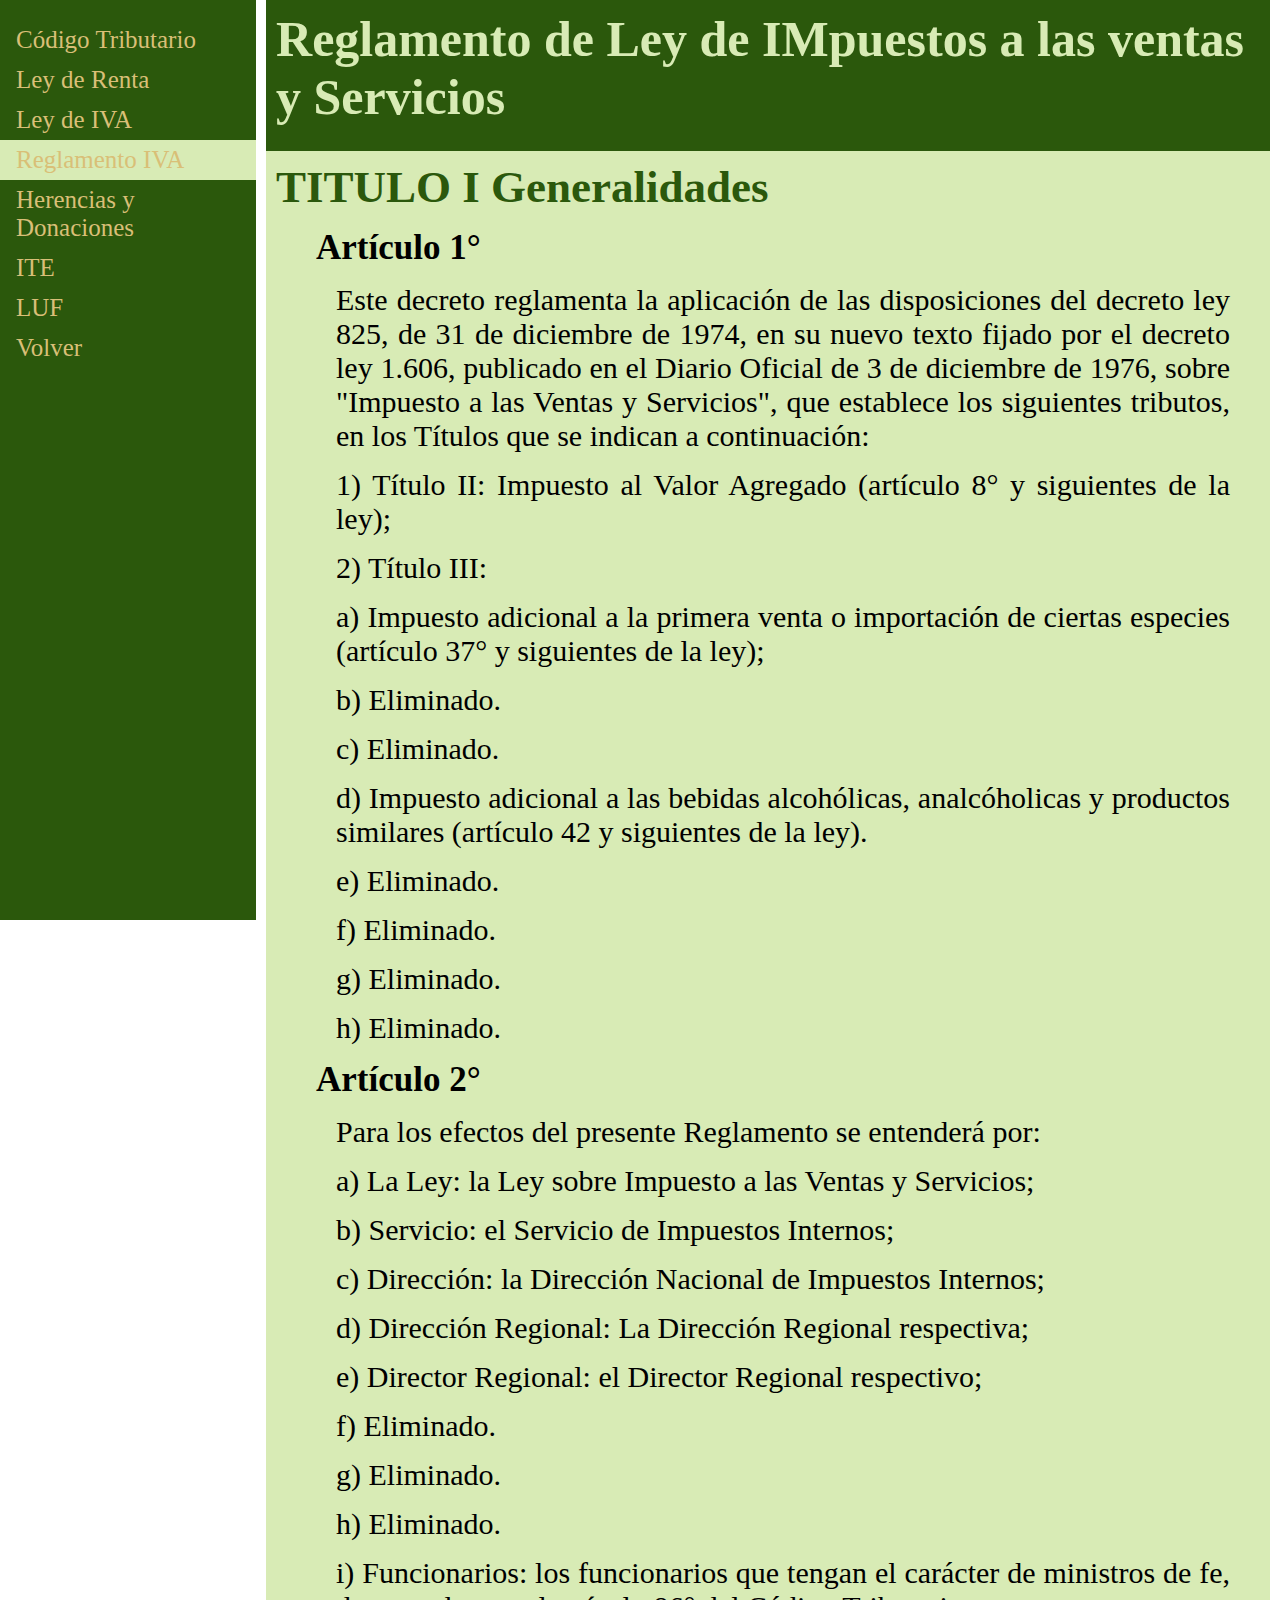
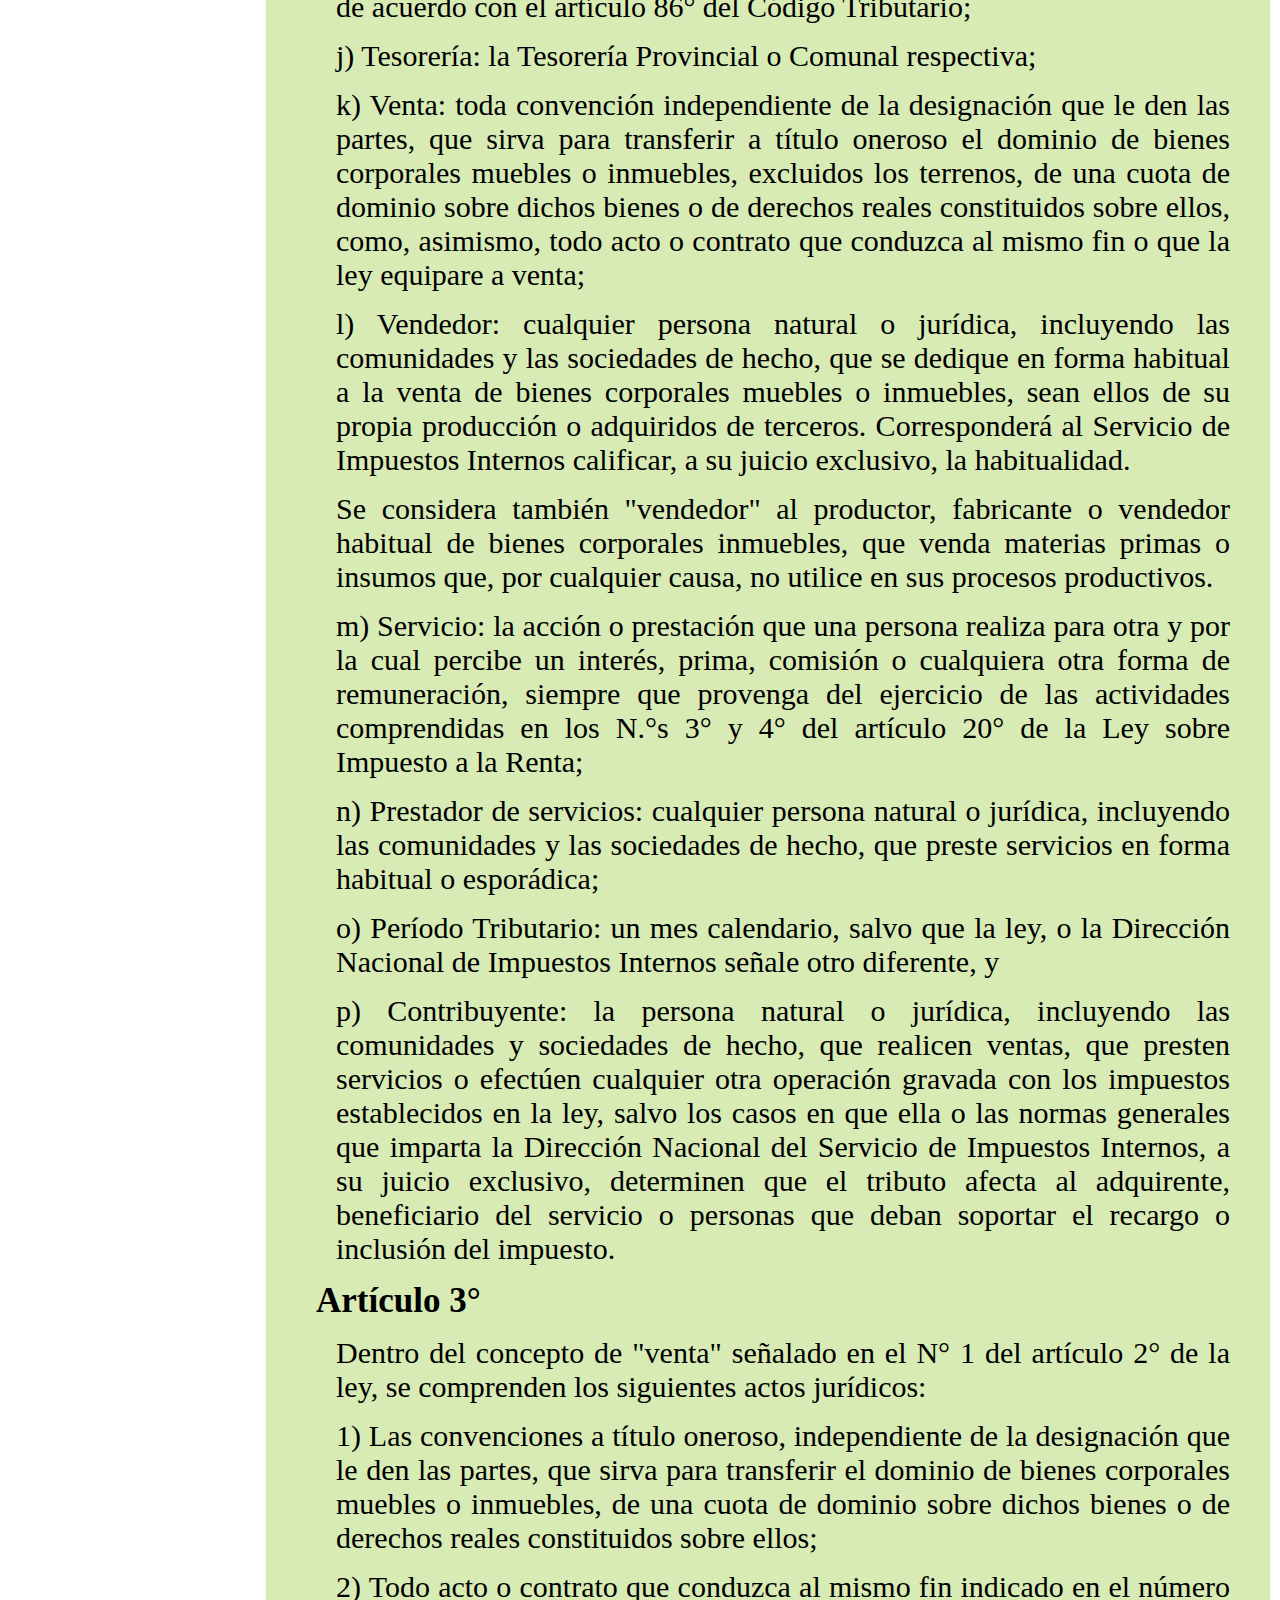
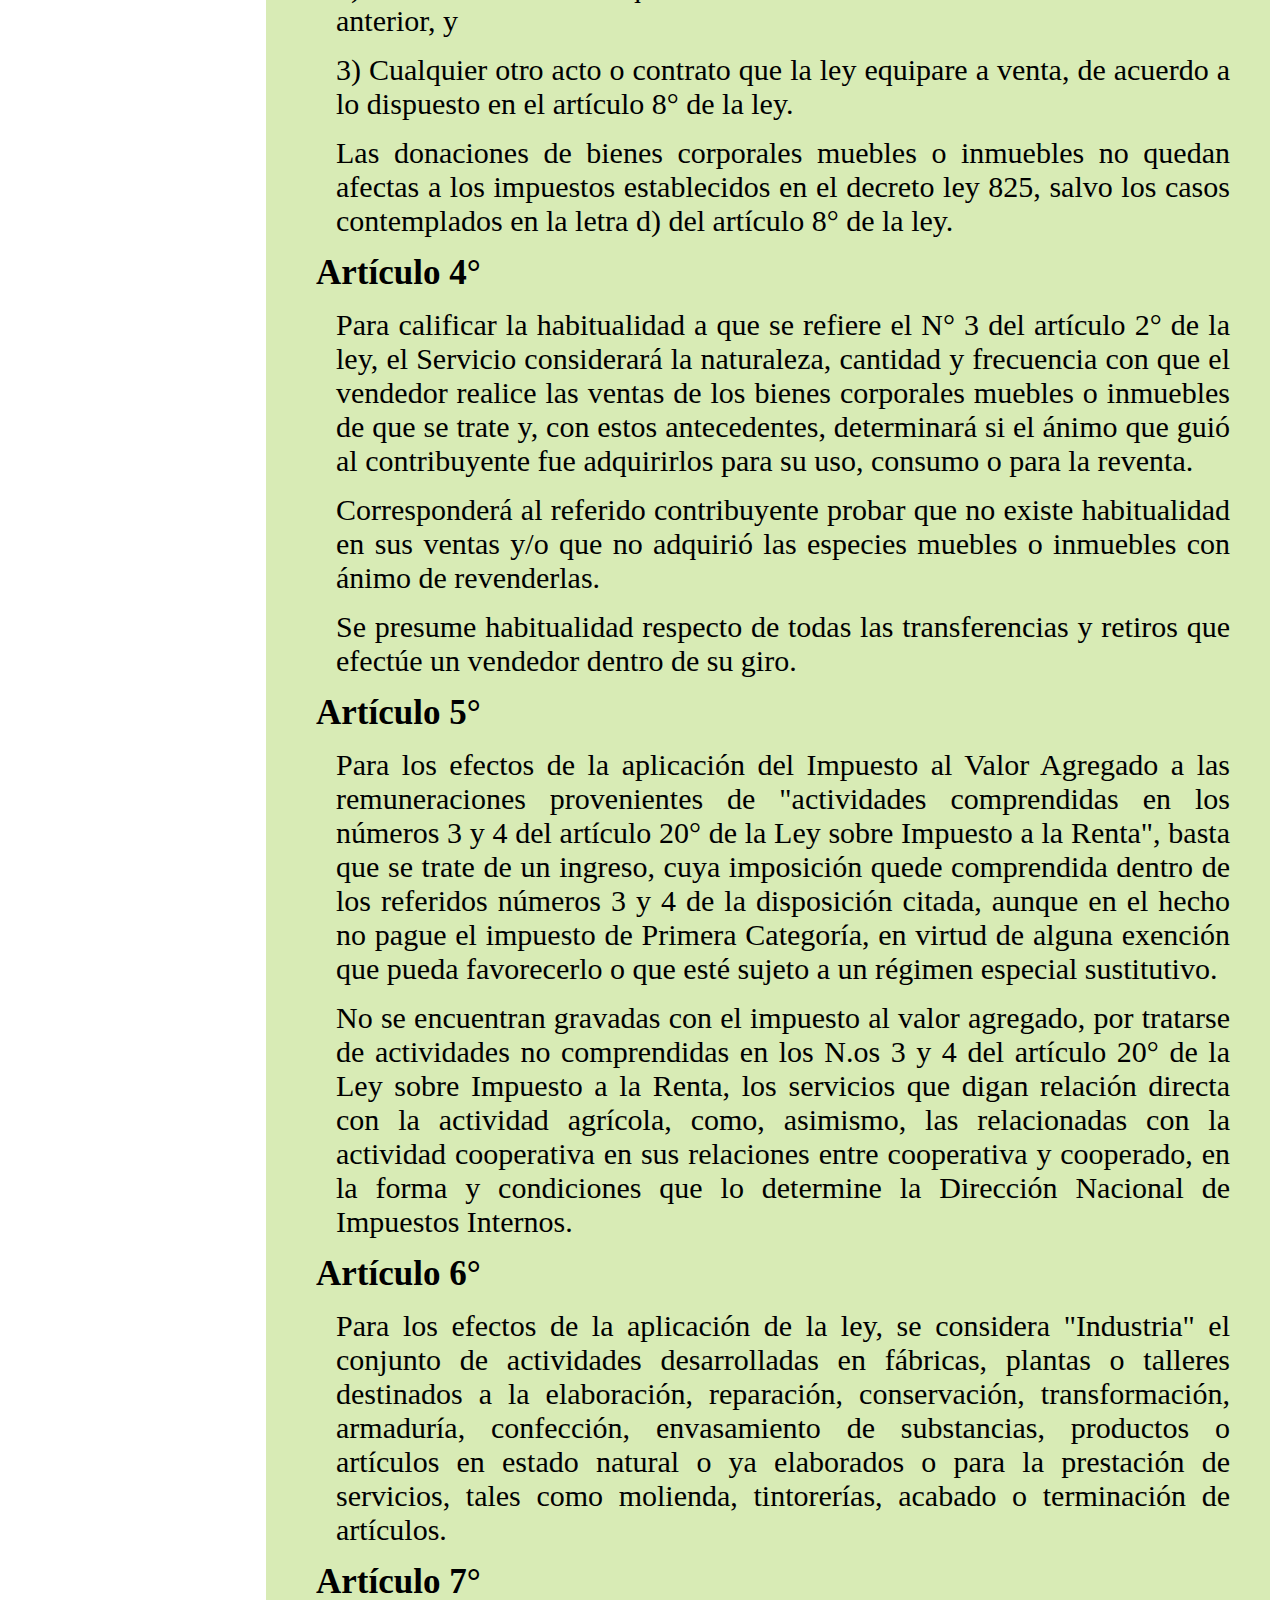
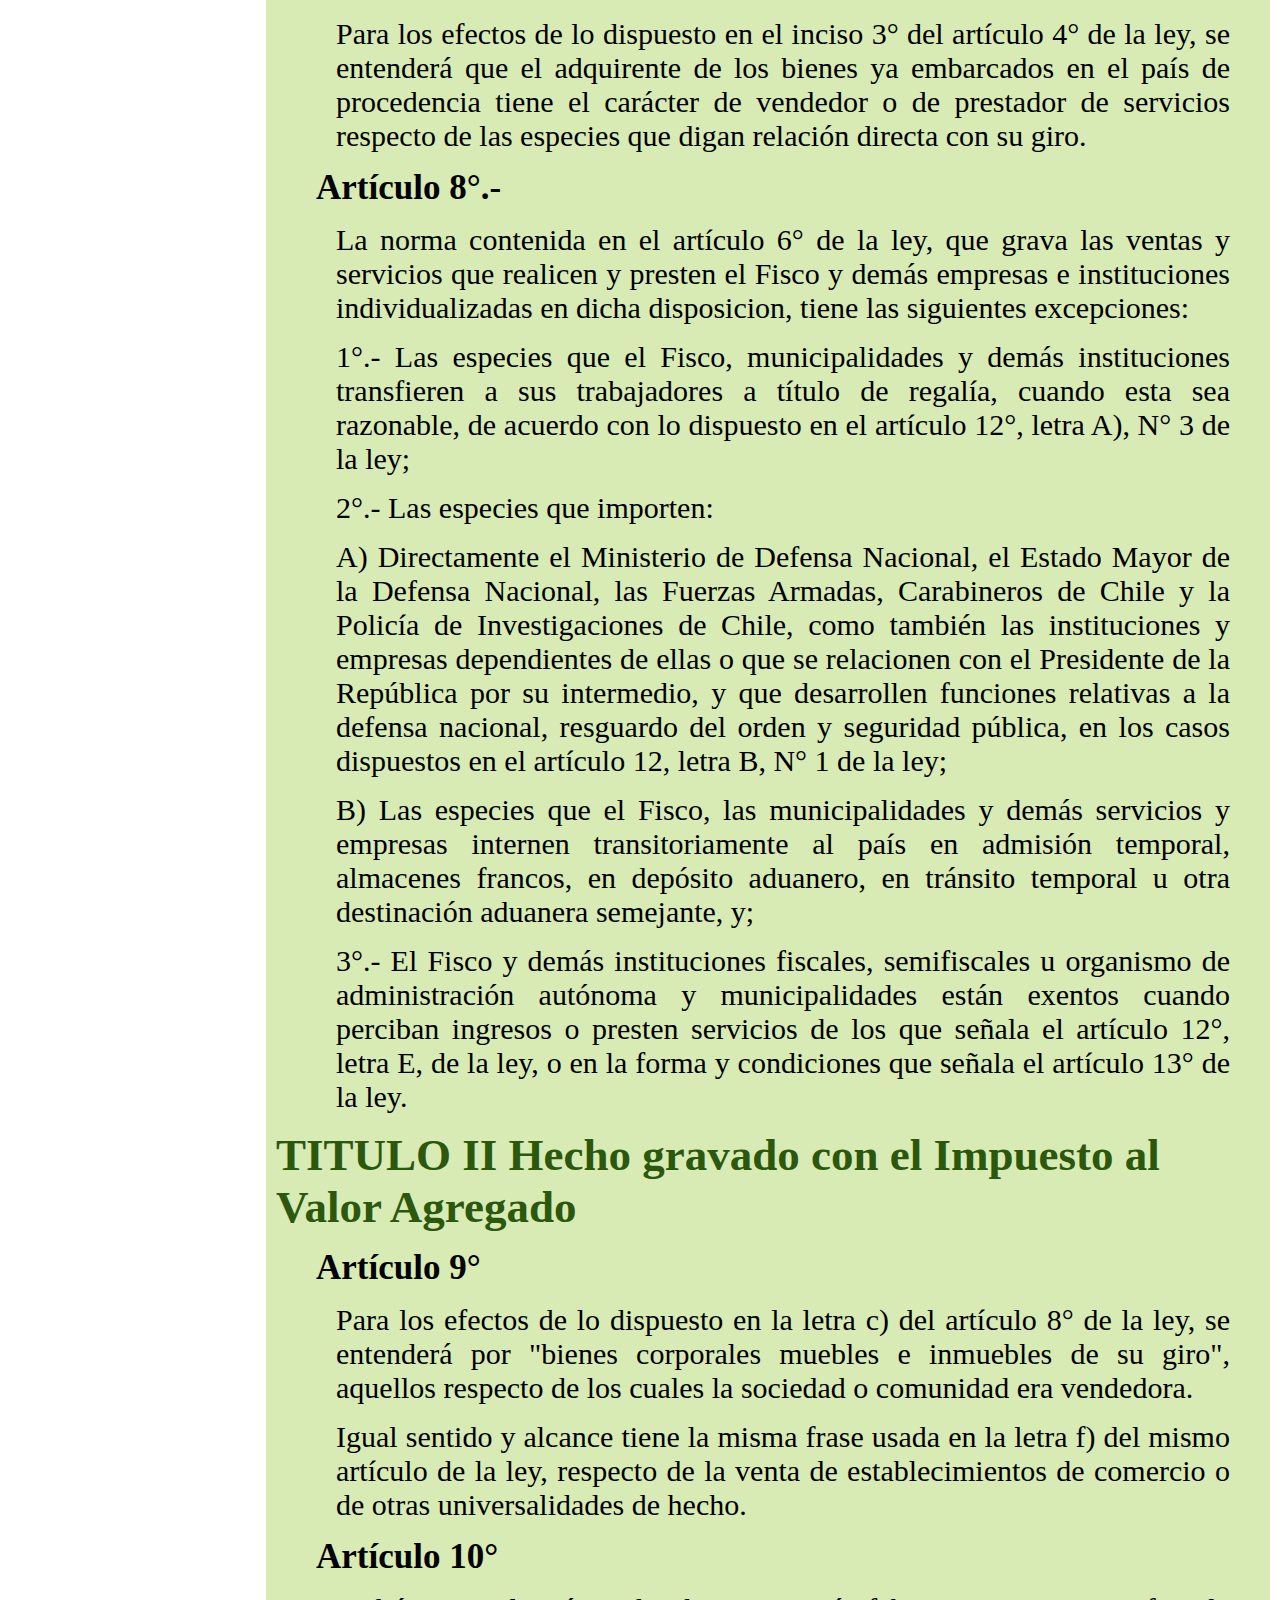
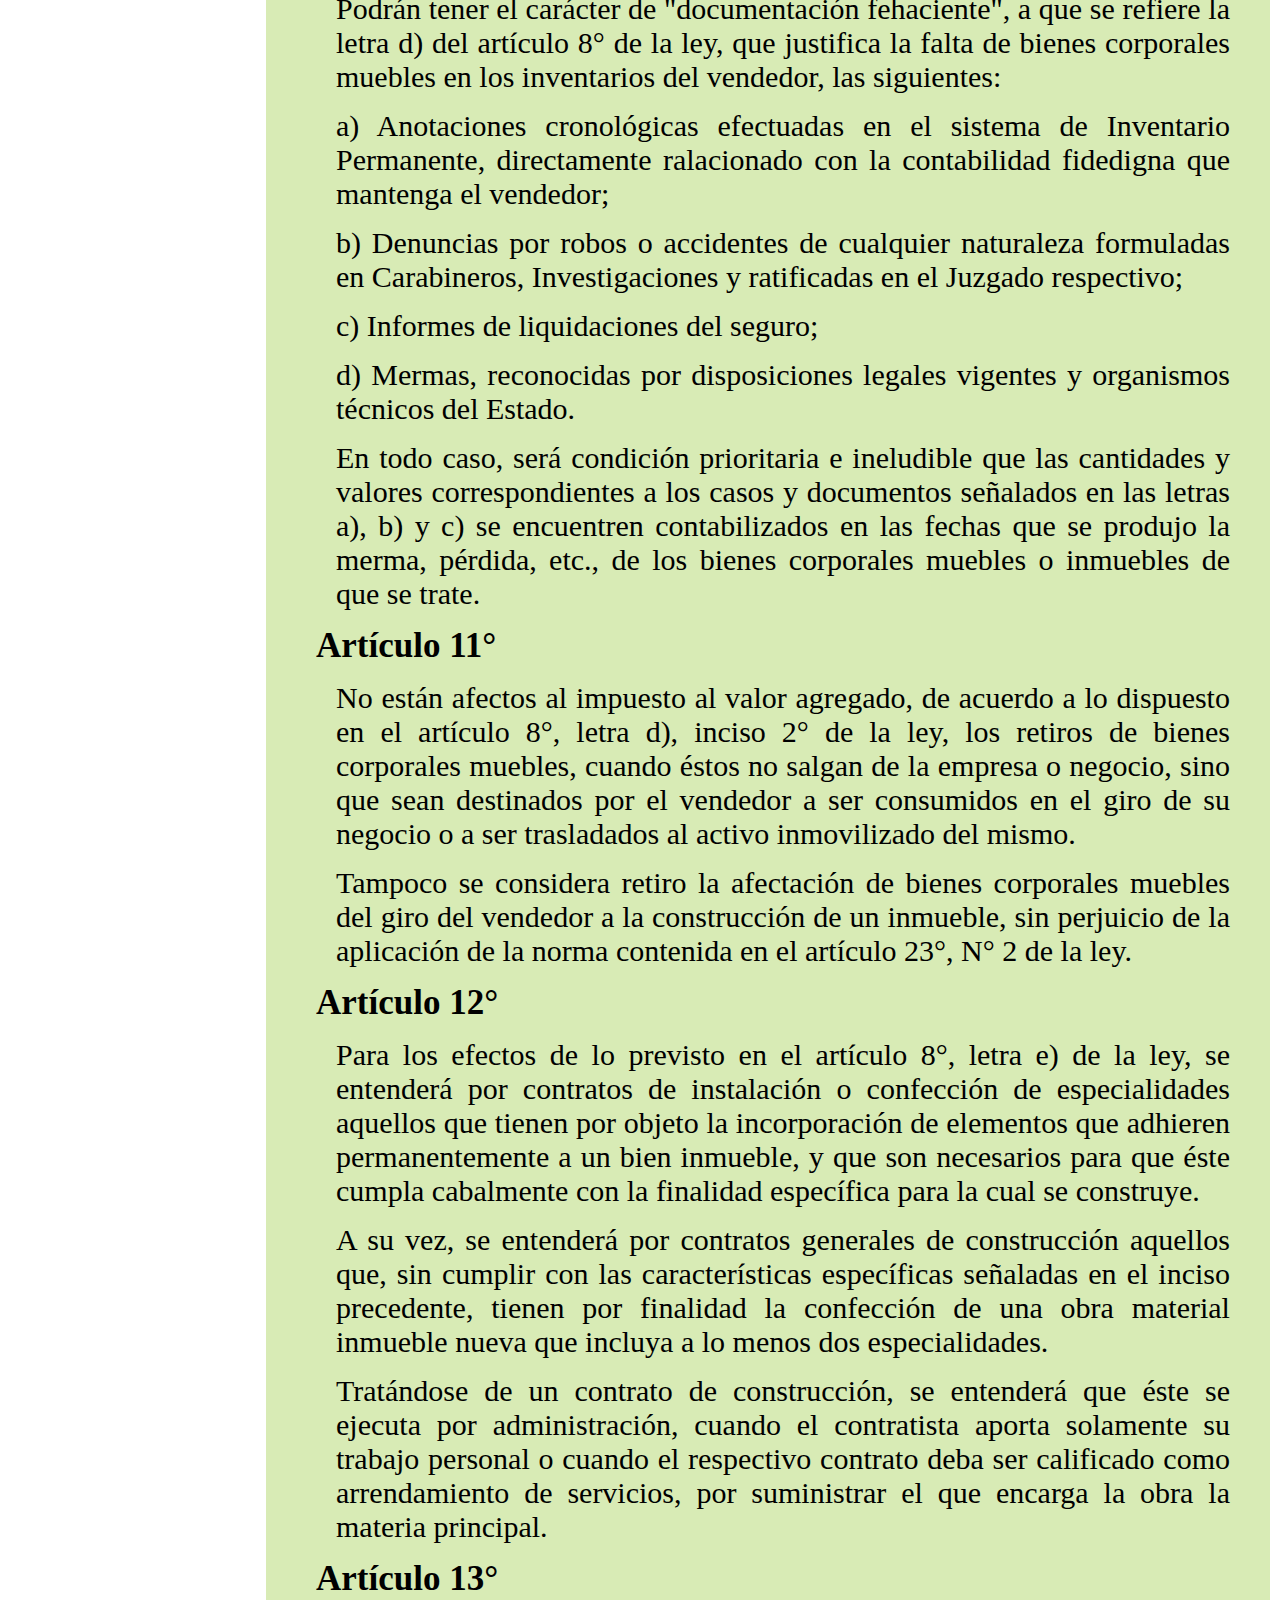
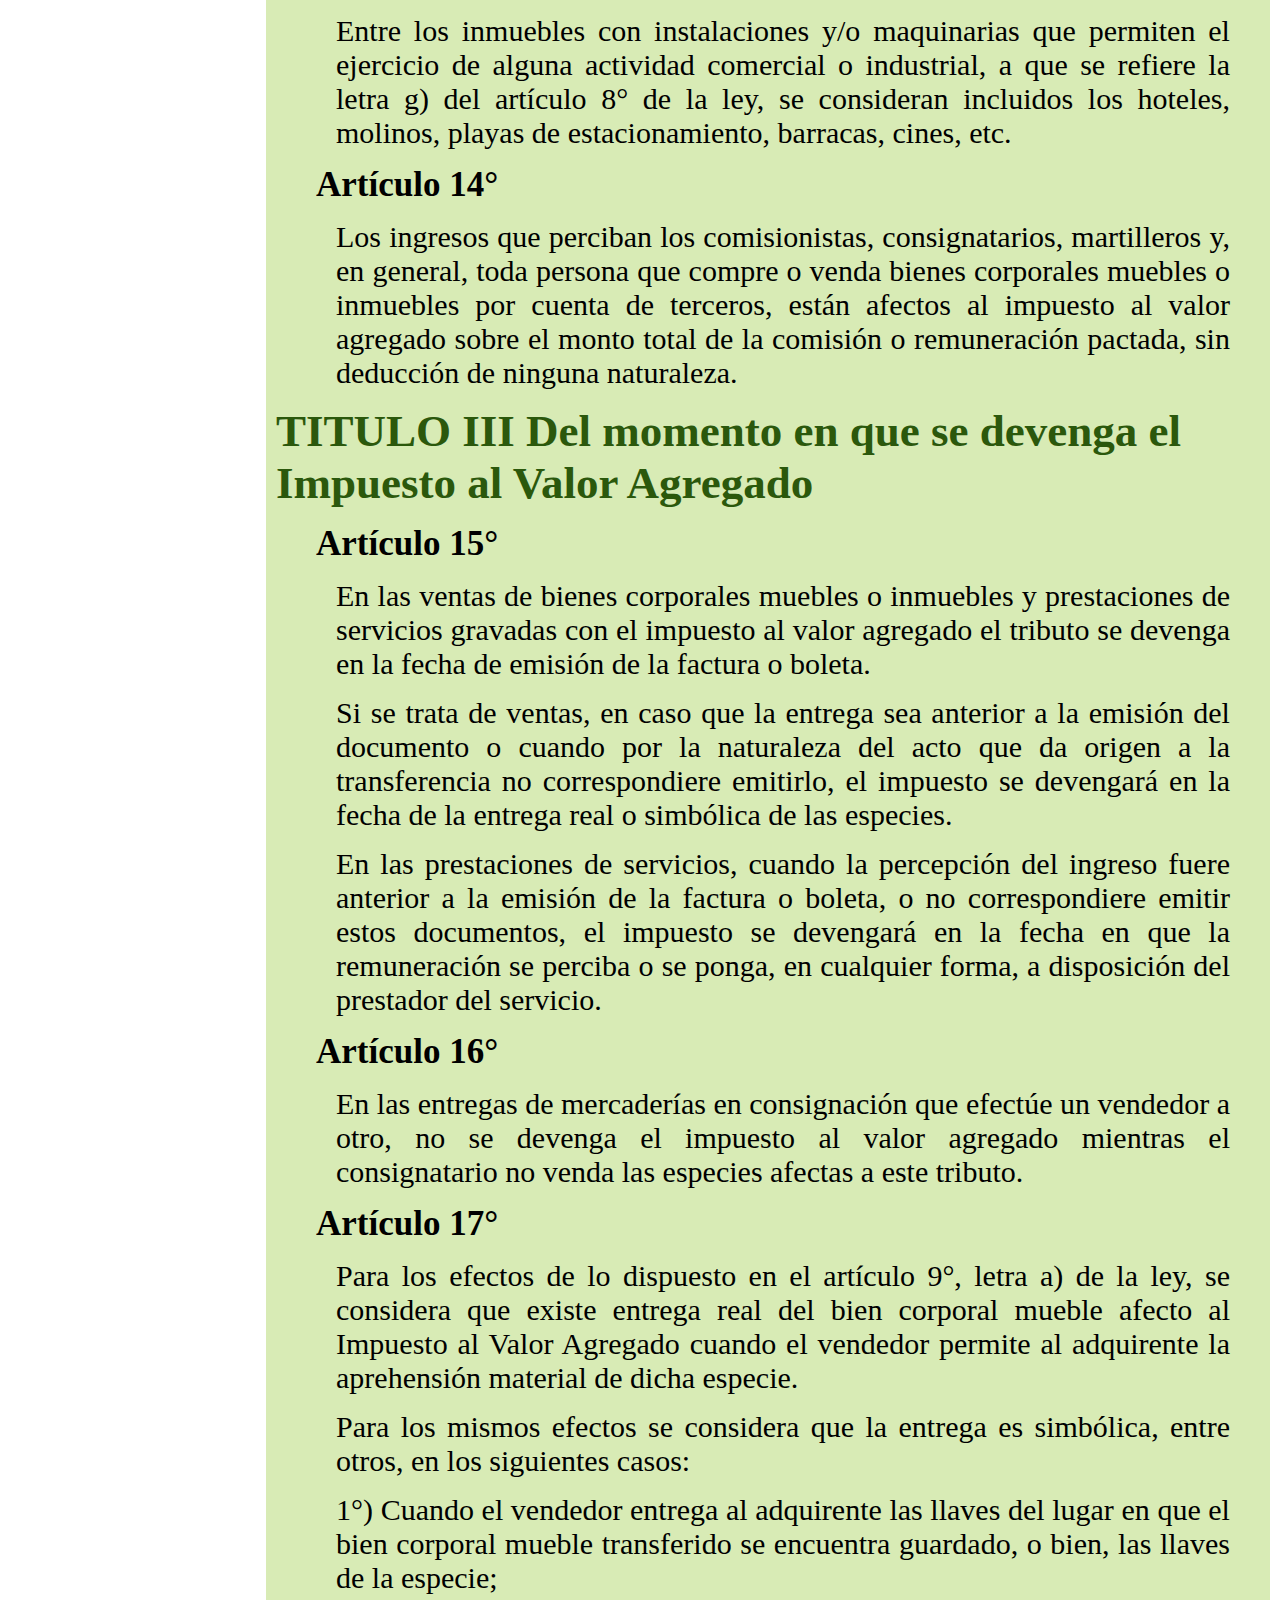
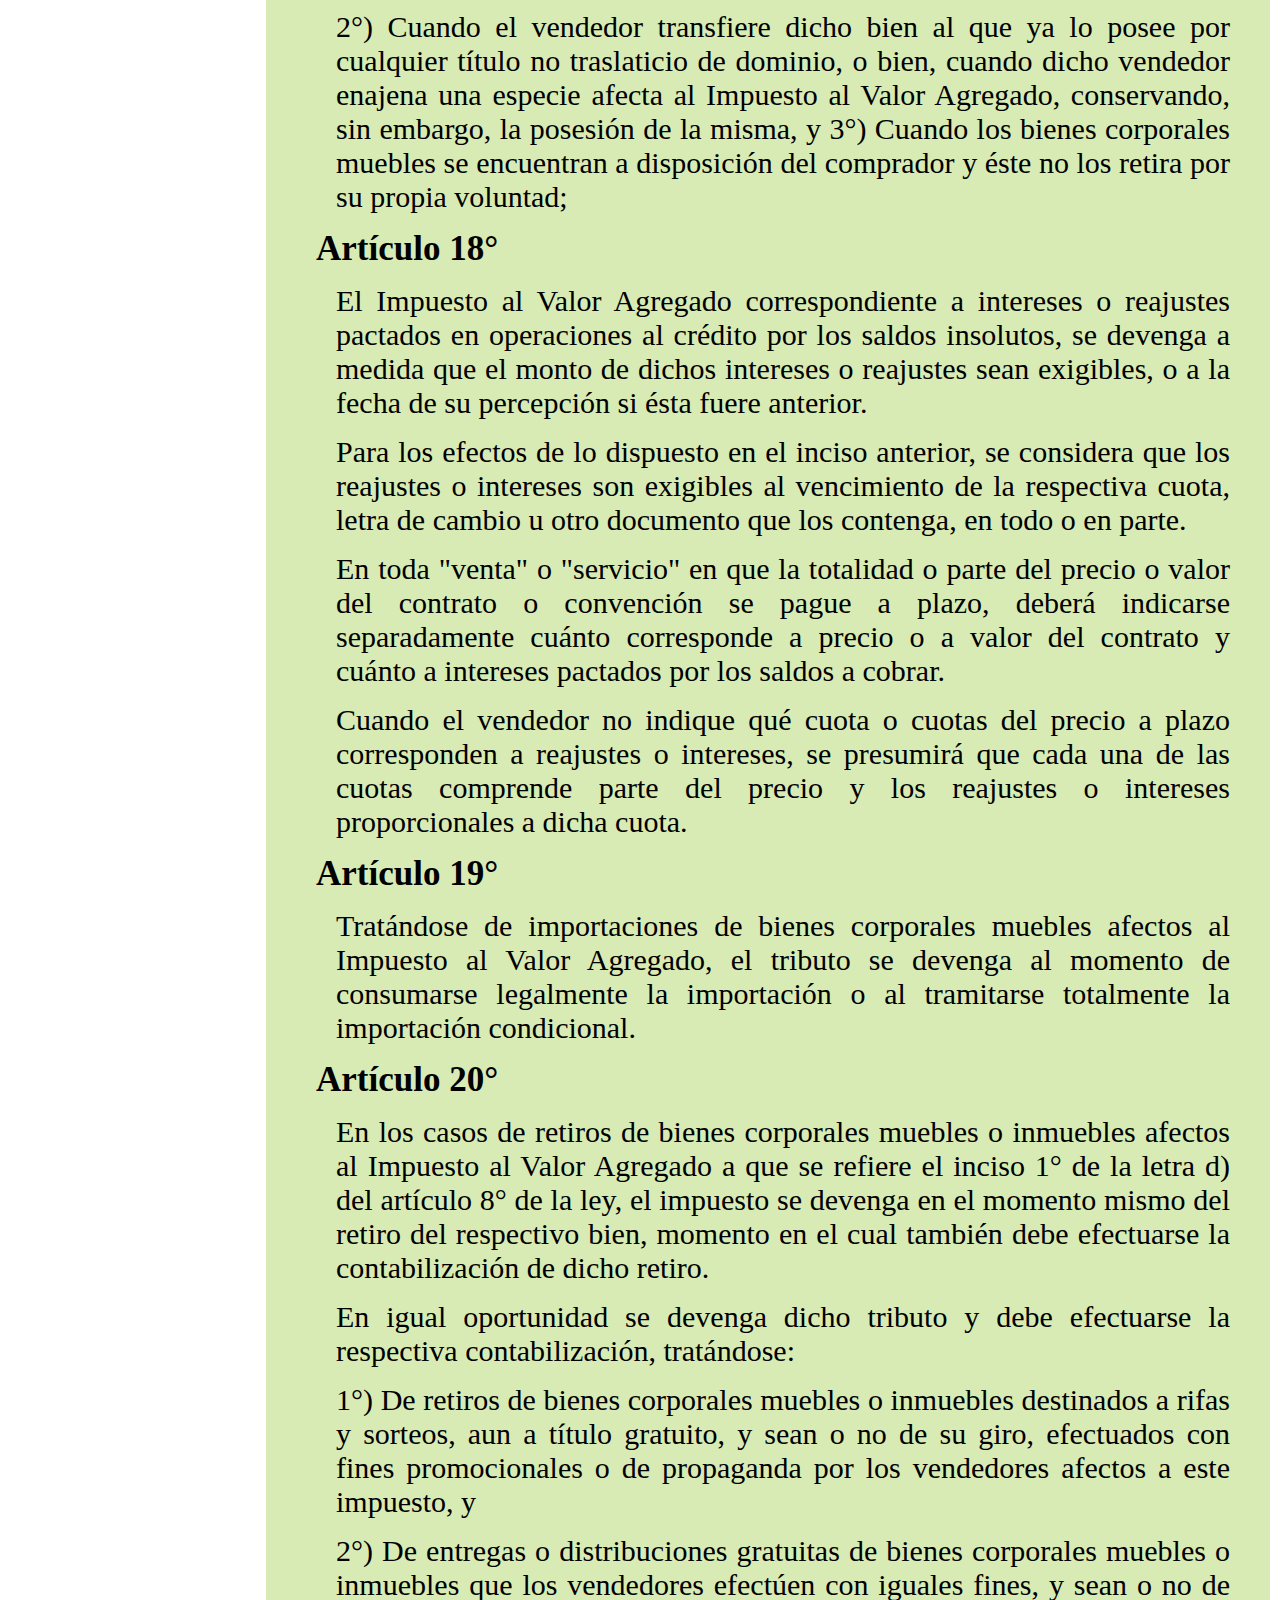
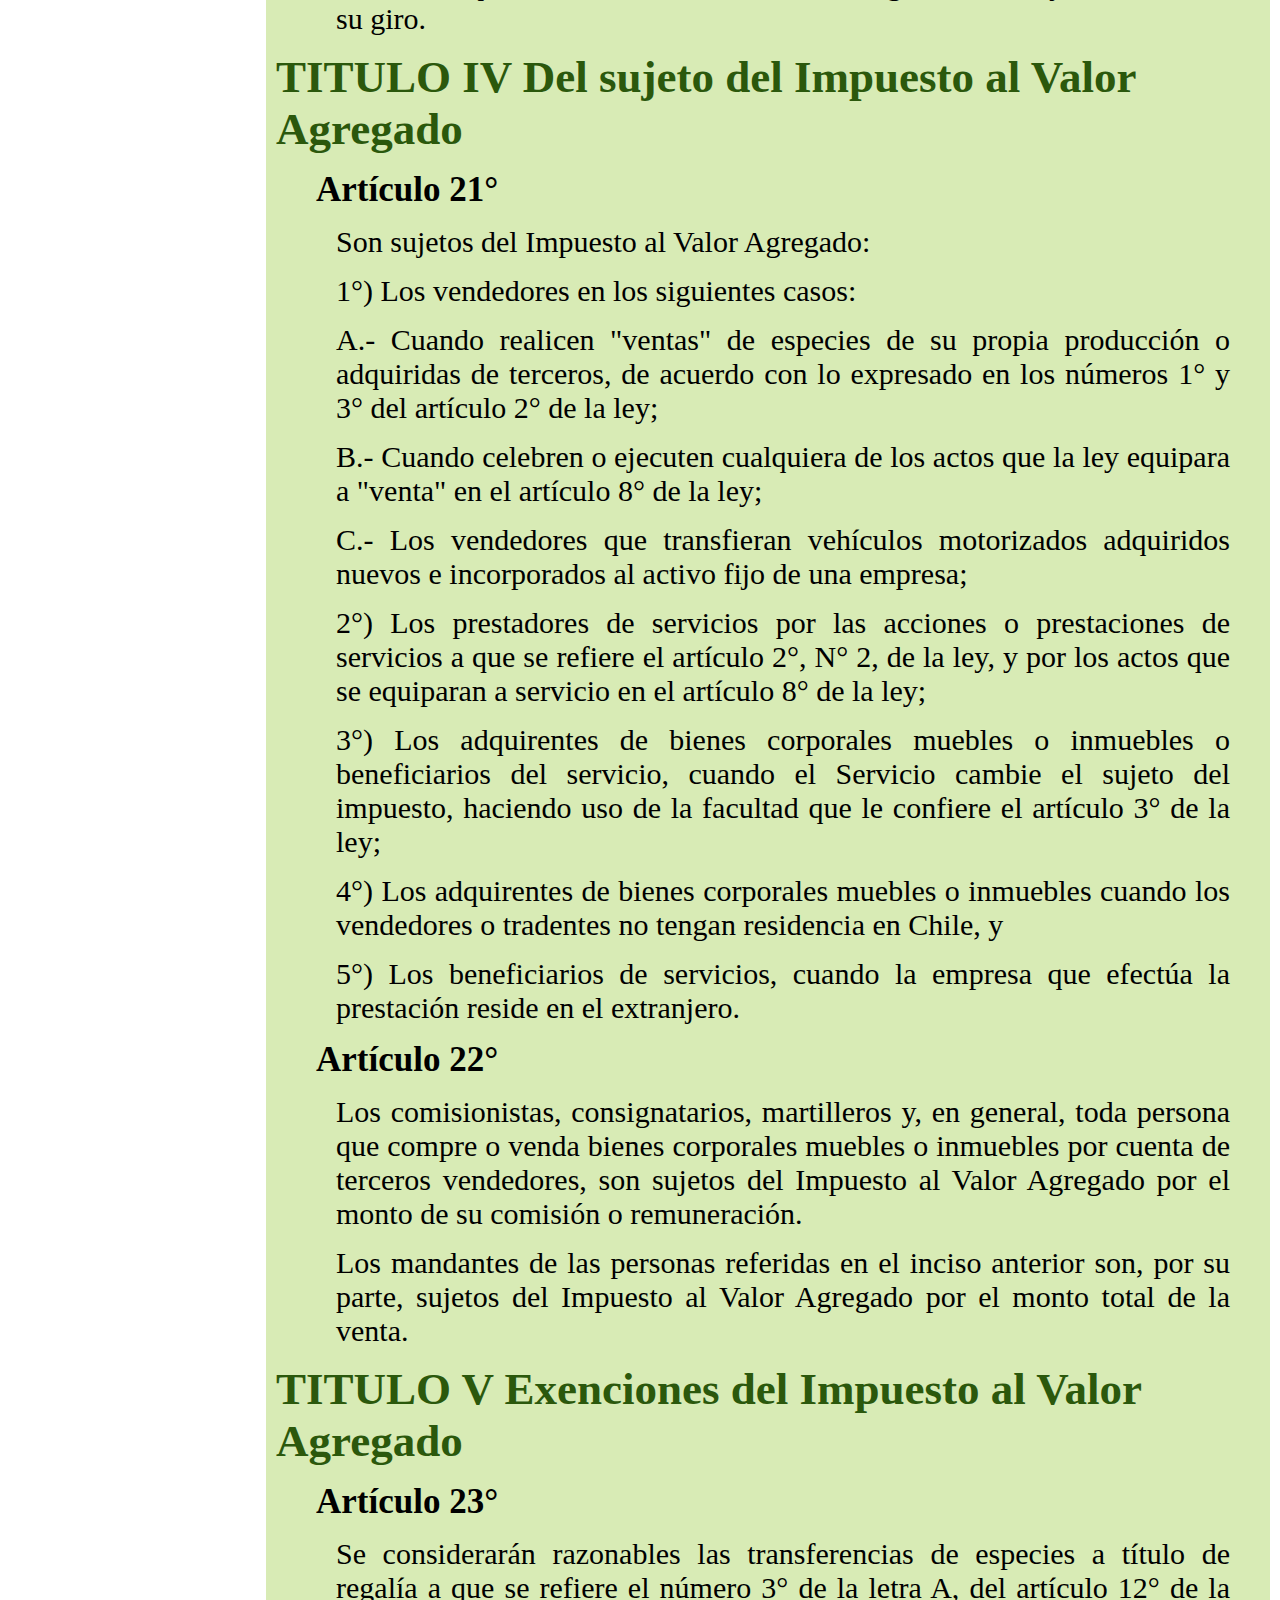
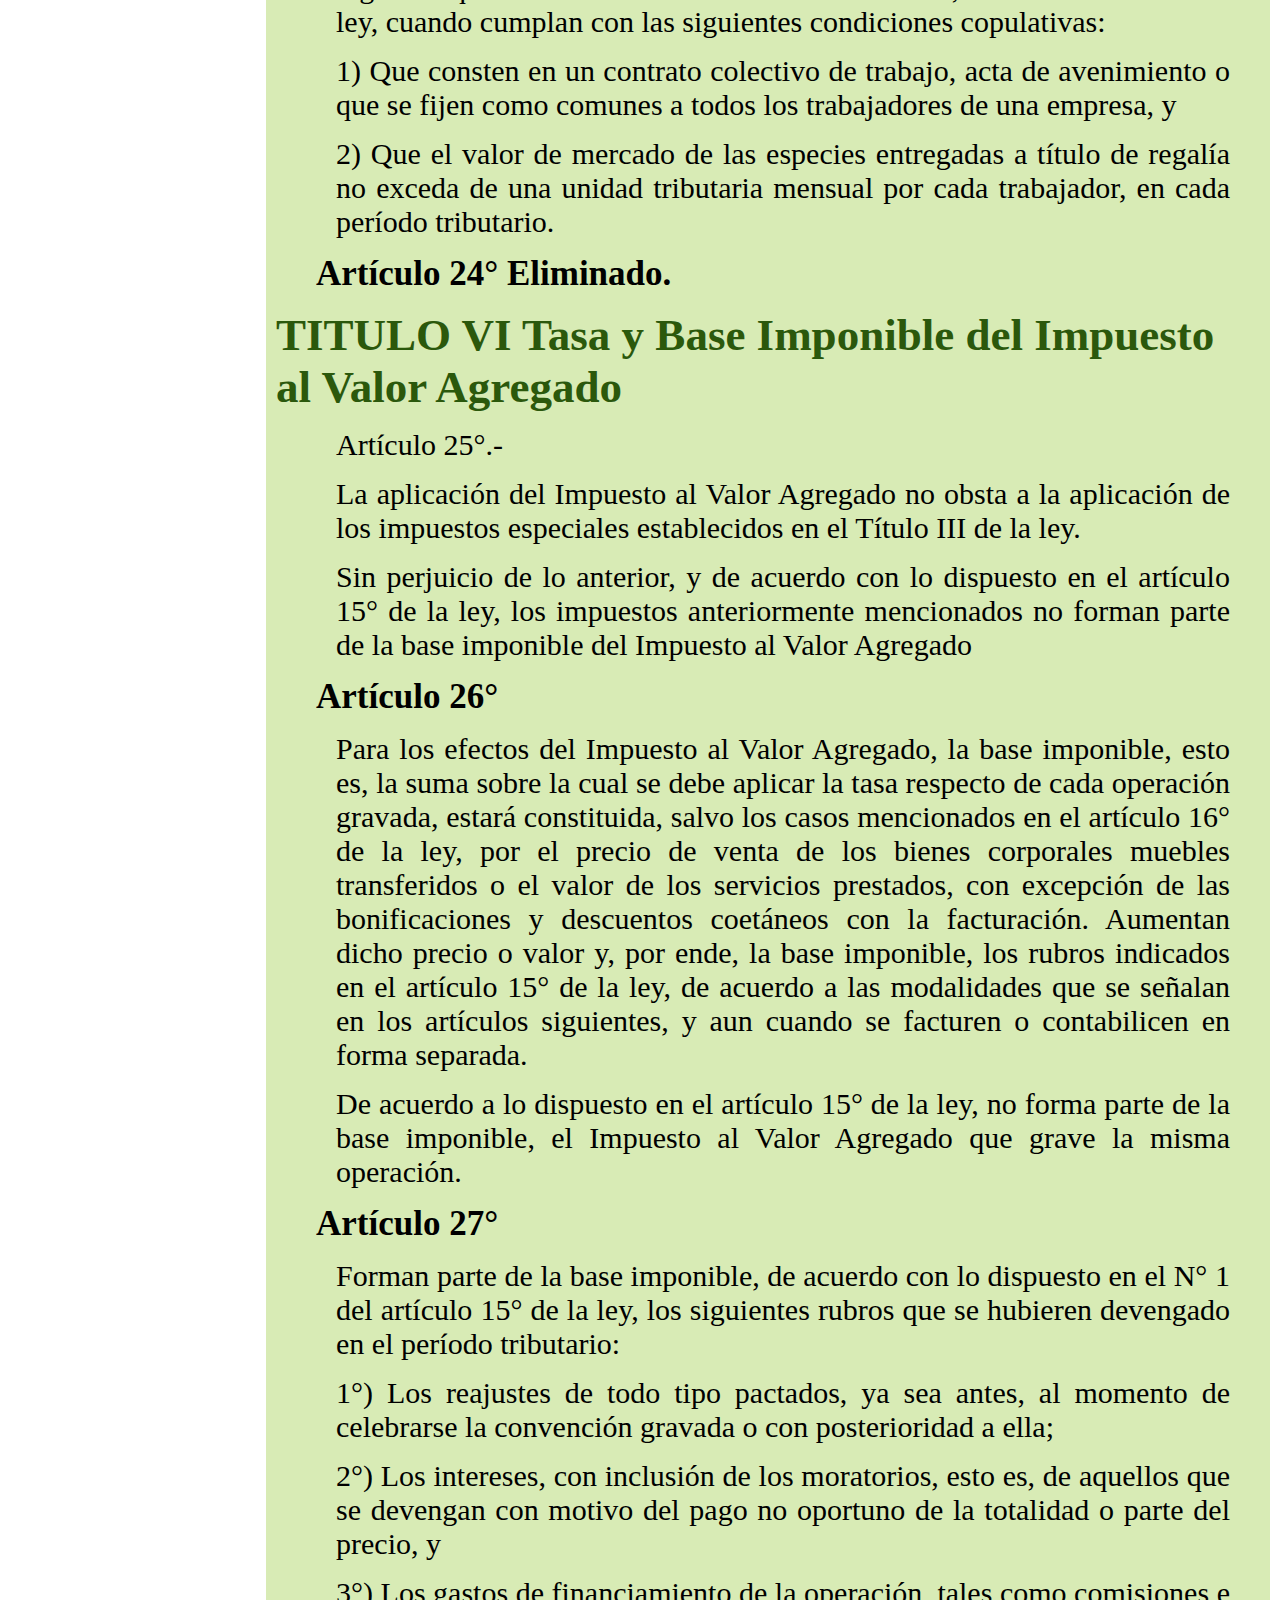
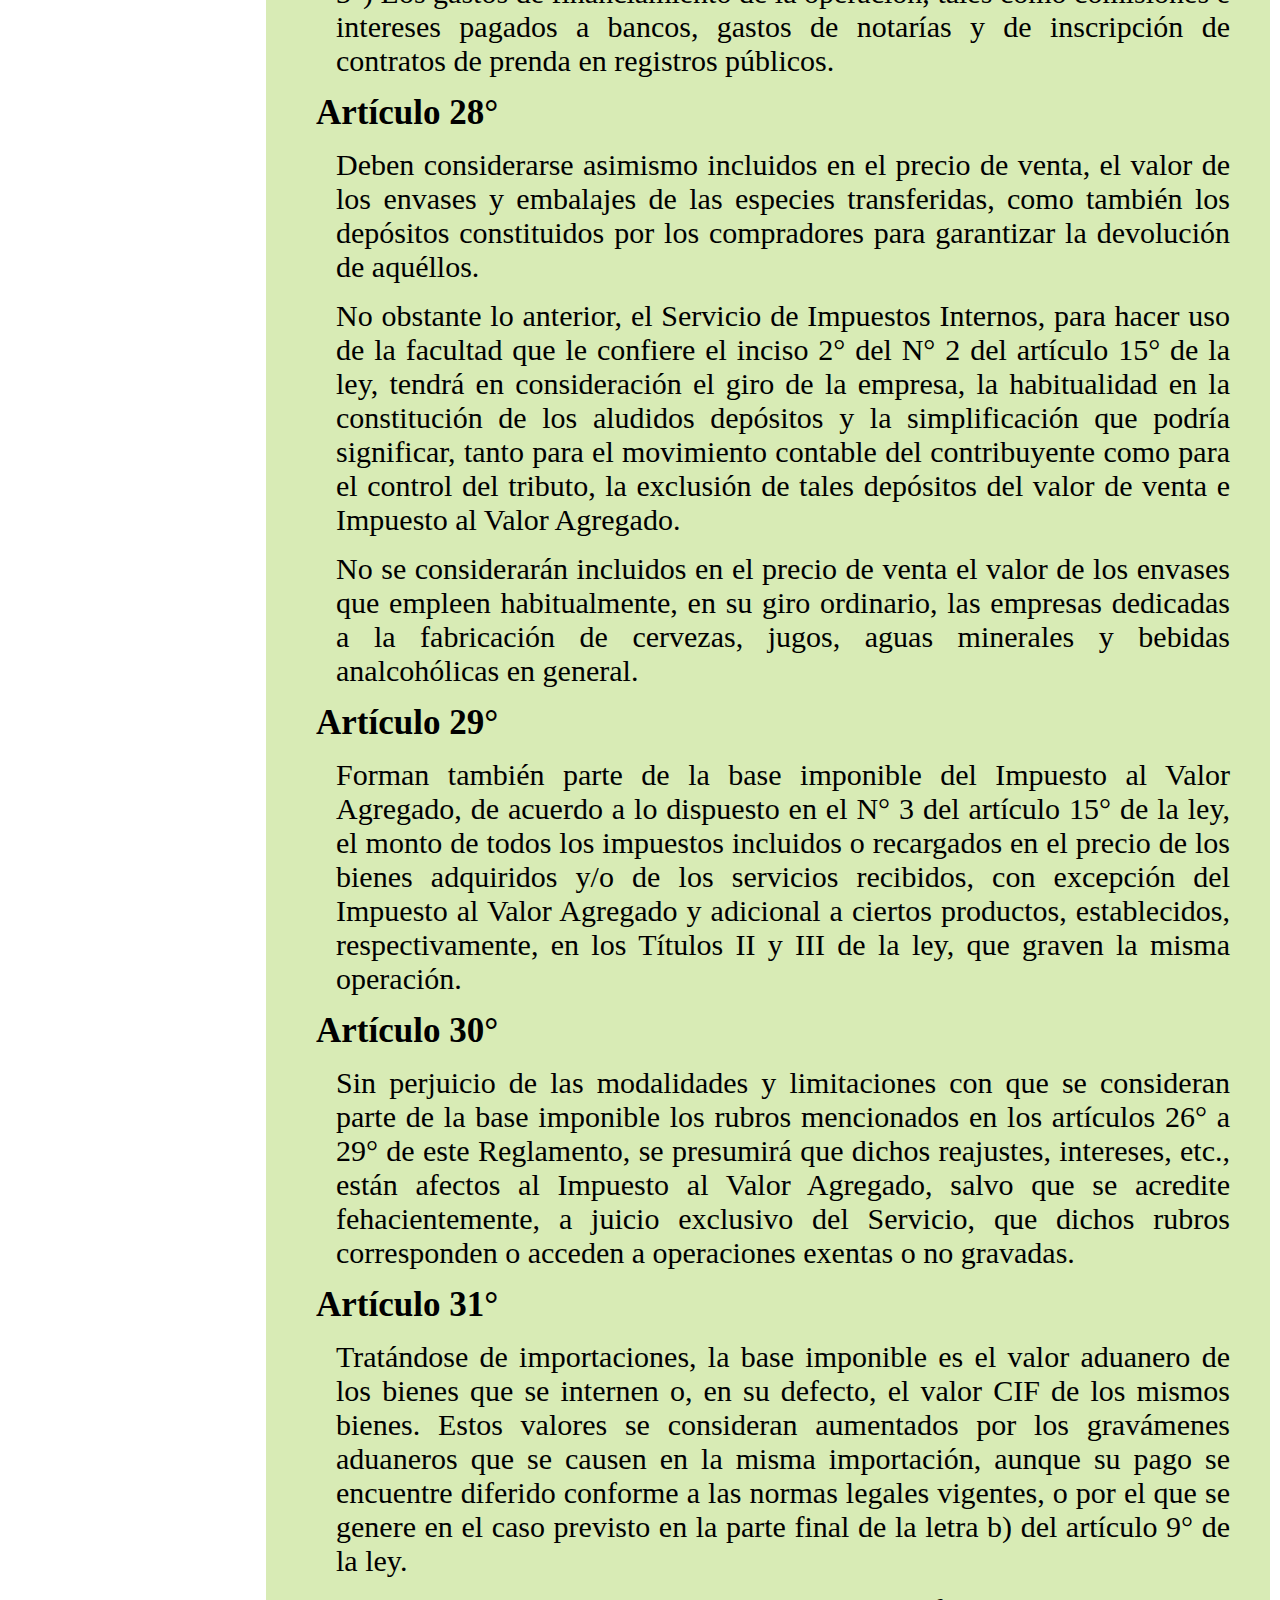
<file: ivaReglamento.html>
<!DOCTYPE html>
<html lang="en" dir="ltr">
  <head>
    <meta charset="utf-8" />
    <title>Reglamento Ley de Impuesto a las ventas y Servicios</title>
    <link rel="stylesheet" href="css/styles.css" />
  </head>
  <body>
    <!-- Side navigation -->
    <div class="sidenav">
      <a href="codigoTributario.html">Código Tributario</a>
      <a href="renta.html">Ley de Renta</a>
      <a href="iva.html">Ley de IVA</a>
      <a class ="focusNav" href="ivaReglamento.html">Reglamento IVA</a>
      <a href="IHDA.html">Herencias y Donaciones</a>
      <a href="ITE.html">ITE</a>
      <a href="LUF.html">LUF</a>
      <a href="index.html">Volver</a>
    </div>

    <!-- Page content -->
    <div class="main">
      <div class="headerContainerStyle">
        <h1 class="pageHeadeTitle">
          Reglamento de Ley de IMpuestos a las ventas y Servicios
        </h1>
      </div>

      <div class="middleConteinerStyle">
        <h2 class="Titulo">TITULO I Generalidades</h2>
        <h4 class="Articulo">Artículo 1°</h4>
        <p class="Inciso">
          Este decreto reglamenta la aplicación de las disposiciones del decreto
          ley 825, de 31 de diciembre de 1974, en su nuevo texto fijado por el
          decreto ley 1.606, publicado en el Diario Oficial de 3 de diciembre de
          1976, sobre "Impuesto a las Ventas y Servicios", que establece los
          siguientes tributos, en los Títulos que se indican a continuación:
        </p>
        <p class="Inciso">
          1) Título II: Impuesto al Valor Agregado (artículo 8° y siguientes de
          la ley);
        </p>
        <p class="Inciso">2) Título III:</p>
        <p class="Inciso">
          a) Impuesto adicional a la primera venta o importación de ciertas
          especies (artículo 37° y siguientes de la ley);
        </p>
        <p class="Inciso">b) Eliminado.</p>
        <p class="Inciso">c) Eliminado.</p>
        <p class="Inciso">
          d) Impuesto adicional a las bebidas alcohólicas, analcóholicas y
          productos similares (artículo 42 y siguientes de la ley).
        </p>
        <p class="Inciso">e) Eliminado.</p>
        <p class="Inciso">f) Eliminado.</p>
        <p class="Inciso">g) Eliminado.</p>
        <p class="Inciso">h) Eliminado.</p>
        <h4 class="Articulo">Artículo 2°</h4>
        <p class="Inciso">
          Para los efectos del presente Reglamento se entenderá por:
        </p>
        <p class="Inciso">
          a) La Ley: la Ley sobre Impuesto a las Ventas y Servicios;
        </p>
        <p class="Inciso">b) Servicio: el Servicio de Impuestos Internos;</p>
        <p class="Inciso">
          c) Dirección: la Dirección Nacional de Impuestos Internos;
        </p>
        <p class="Inciso">
          d) Dirección Regional: La Dirección Regional respectiva;
        </p>
        <p class="Inciso">
          e) Director Regional: el Director Regional respectivo;
        </p>
        <p class="Inciso">f) Eliminado.</p>
        <p class="Inciso">g) Eliminado.</p>
        <p class="Inciso">h) Eliminado.</p>
        <p class="Inciso">
          i) Funcionarios: los funcionarios que tengan el carácter de ministros
          de fe, de acuerdo con el artículo 86° del Código Tributario;
        </p>
        <p class="Inciso">
          j) Tesorería: la Tesorería Provincial o Comunal respectiva;
        </p>
        <p class="Inciso">
          k) Venta: toda convención independiente de la designación que le den
          las partes, que sirva para transferir a título oneroso el dominio de
          bienes corporales muebles o inmuebles, excluidos los terrenos, de una
          cuota de dominio sobre dichos bienes o de derechos reales constituidos
          sobre ellos, como, asimismo, todo acto o contrato que conduzca al
          mismo fin o que la ley equipare a venta;
        </p>
        <p class="Inciso">
          l) Vendedor: cualquier persona natural o jurídica, incluyendo las
          comunidades y las sociedades de hecho, que se dedique en forma
          habitual a la venta de bienes corporales muebles o inmuebles, sean
          ellos de su propia producción o adquiridos de terceros. Corresponderá
          al Servicio de Impuestos Internos calificar, a su juicio exclusivo, la
          habitualidad.
        </p>
        <p class="Inciso">
          Se considera también "vendedor" al productor, fabricante o vendedor
          habitual de bienes corporales inmuebles, que venda materias primas o
          insumos que, por cualquier causa, no utilice en sus procesos
          productivos.
        </p>
        <p class="Inciso">
          m) Servicio: la acción o prestación que una persona realiza para otra
          y por la cual percibe un interés, prima, comisión o cualquiera otra
          forma de remuneración, siempre que provenga del ejercicio de las
          actividades comprendidas en los N.°s 3° y 4° del artículo 20° de la
          Ley sobre Impuesto a la Renta;
        </p>
        <p class="Inciso">
          n) Prestador de servicios: cualquier persona natural o jurídica,
          incluyendo las comunidades y las sociedades de hecho, que preste
          servicios en forma habitual o esporádica;
        </p>
        <p class="Inciso">
          o) Período Tributario: un mes calendario, salvo que la ley, o la
          Dirección Nacional de Impuestos Internos señale otro diferente, y
        </p>
        <p class="Inciso">
          p) Contribuyente: la persona natural o jurídica, incluyendo las
          comunidades y sociedades de hecho, que realicen ventas, que presten
          servicios o efectúen cualquier otra operación gravada con los
          impuestos establecidos en la ley, salvo los casos en que ella o las
          normas generales que imparta la Dirección Nacional del Servicio de
          Impuestos Internos, a su juicio exclusivo, determinen que el tributo
          afecta al adquirente, beneficiario del servicio o personas que deban
          soportar el recargo o inclusión del impuesto.
        </p>
        <h4 class="Articulo">Artículo 3°</h4>
        <p class="Inciso">
          Dentro del concepto de "venta" señalado en el N° 1 del artículo 2° de
          la ley, se comprenden los siguientes actos jurídicos:
        </p>
        <p class="Inciso">
          1) Las convenciones a título oneroso, independiente de la designación
          que le den las partes, que sirva para transferir el dominio de bienes
          corporales muebles o inmuebles, de una cuota de dominio sobre dichos
          bienes o de derechos reales constituidos sobre ellos;
        </p>
        <p class="Inciso">
          2) Todo acto o contrato que conduzca al mismo fin indicado en el
          número anterior, y
        </p>
        <p class="Inciso">
          3) Cualquier otro acto o contrato que la ley equipare a venta, de
          acuerdo a lo dispuesto en el artículo 8° de la ley.
        </p>
        <p class="Inciso">
          Las donaciones de bienes corporales muebles o inmuebles no quedan
          afectas a los impuestos establecidos en el decreto ley 825, salvo los
          casos contemplados en la letra d) del artículo 8° de la ley.
        </p>
        <h4 class="Articulo">Artículo 4°</h4>
        <p class="Inciso">
          Para calificar la habitualidad a que se refiere el N° 3 del artículo
          2° de la ley, el Servicio considerará la naturaleza, cantidad y
          frecuencia con que el vendedor realice las ventas de los bienes
          corporales muebles o inmuebles de que se trate y, con estos
          antecedentes, determinará si el ánimo que guió al contribuyente fue
          adquirirlos para su uso, consumo o para la reventa.
        </p>
        <p class="Inciso">
          Corresponderá al referido contribuyente probar que no existe
          habitualidad en sus ventas y/o que no adquirió las especies muebles o
          inmuebles con ánimo de revenderlas.
        </p>
        <p class="Inciso">
          Se presume habitualidad respecto de todas las transferencias y retiros
          que efectúe un vendedor dentro de su giro.
        </p>
        <h4 class="Articulo">Artículo 5°</h4>
        <p class="Inciso">
          Para los efectos de la aplicación del Impuesto al Valor Agregado a las
          remuneraciones provenientes de "actividades comprendidas en los
          números 3 y 4 del artículo 20° de la Ley sobre Impuesto a la Renta",
          basta que se trate de un ingreso, cuya imposición quede comprendida
          dentro de los referidos números 3 y 4 de la disposición citada, aunque
          en el hecho no pague el impuesto de Primera Categoría, en virtud de
          alguna exención que pueda favorecerlo o que esté sujeto a un régimen
          especial sustitutivo.
        </p>
        <p class="Inciso">
          No se encuentran gravadas con el impuesto al valor agregado, por
          tratarse de actividades no comprendidas en los N.os 3 y 4 del artículo
          20° de la Ley sobre Impuesto a la Renta, los servicios que digan
          relación directa con la actividad agrícola, como, asimismo, las
          relacionadas con la actividad cooperativa en sus relaciones entre
          cooperativa y cooperado, en la forma y condiciones que lo determine la
          Dirección Nacional de Impuestos Internos.
        </p>
        <h4 class="Articulo">Artículo 6°</h4>
        <p class="Inciso">
          Para los efectos de la aplicación de la ley, se considera "Industria"
          el conjunto de actividades desarrolladas en fábricas, plantas o
          talleres destinados a la elaboración, reparación, conservación,
          transformación, armaduría, confección, envasamiento de substancias,
          productos o artículos en estado natural o ya elaborados o para la
          prestación de servicios, tales como molienda, tintorerías, acabado o
          terminación de artículos.
        </p>
        <h4 class="Articulo">Artículo 7°</h4>
        <p class="Inciso">
          Para los efectos de lo dispuesto en el inciso 3° del artículo 4° de la
          ley, se entenderá que el adquirente de los bienes ya embarcados en el
          país de procedencia tiene el carácter de vendedor o de prestador de
          servicios respecto de las especies que digan relación directa con su
          giro.
        </p>
        <h4 class="Articulo">Artículo 8°.-</h4>
        <p class="Inciso">
          La norma contenida en el artículo 6° de la ley, que grava las ventas y
          servicios que realicen y presten el Fisco y demás empresas e
          instituciones individualizadas en dicha disposicion, tiene las
          siguientes excepciones:
        </p>
        <p class="Inciso">
          1°.- Las especies que el Fisco, municipalidades y demás instituciones
          transfieren a sus trabajadores a título de regalía, cuando esta sea
          razonable, de acuerdo con lo dispuesto en el artículo 12°, letra A),
          N° 3 de la ley;
        </p>
        <p class="Inciso">2°.- Las especies que importen:</p>
        <p class="Inciso">
          A) Directamente el Ministerio de Defensa Nacional, el Estado Mayor de
          la Defensa Nacional, las Fuerzas Armadas, Carabineros de Chile y la
          Policía de Investigaciones de Chile, como también las instituciones y
          empresas dependientes de ellas o que se relacionen con el Presidente
          de la República por su intermedio, y que desarrollen funciones
          relativas a la defensa nacional, resguardo del orden y seguridad
          pública, en los casos dispuestos en el artículo 12, letra B, N° 1 de
          la ley;
        </p>
        <p class="Inciso">
          B) Las especies que el Fisco, las municipalidades y demás servicios y
          empresas internen transitoriamente al país en admisión temporal,
          almacenes francos, en depósito aduanero, en tránsito temporal u otra
          destinación aduanera semejante, y;
        </p>
        <p class="Inciso">
          3°.- El Fisco y demás instituciones fiscales, semifiscales u organismo
          de administración autónoma y municipalidades están exentos cuando
          perciban ingresos o presten servicios de los que señala el artículo
          12°, letra E, de la ley, o en la forma y condiciones que señala el
          artículo 13° de la ley.
        </p>
        <h2 class="Titulo">
          TITULO II Hecho gravado con el Impuesto al Valor Agregado
        </h2>
        <h4 class="Articulo">Artículo 9°</h4>
        <p class="Inciso">
          Para los efectos de lo dispuesto en la letra c) del artículo 8° de la
          ley, se entenderá por "bienes corporales muebles e inmuebles de su
          giro", aquellos respecto de los cuales la sociedad o comunidad era
          vendedora.
        </p>
        <p class="Inciso">
          Igual sentido y alcance tiene la misma frase usada en la letra f) del
          mismo artículo de la ley, respecto de la venta de establecimientos de
          comercio o de otras universalidades de hecho.
        </p>
        <h4 class="Articulo">Artículo 10°</h4>
        <p class="Inciso">
          Podrán tener el carácter de "documentación fehaciente", a que se
          refiere la letra d) del artículo 8° de la ley, que justifica la falta
          de bienes corporales muebles en los inventarios del vendedor, las
          siguientes:
        </p>
        <p class="Inciso">
          a) Anotaciones cronológicas efectuadas en el sistema de Inventario
          Permanente, directamente ralacionado con la contabilidad fidedigna que
          mantenga el vendedor;
        </p>
        <p class="Inciso">
          b) Denuncias por robos o accidentes de cualquier naturaleza formuladas
          en Carabineros, Investigaciones y ratificadas en el Juzgado
          respectivo;
        </p>
        <p class="Inciso">c) Informes de liquidaciones del seguro;</p>
        <p class="Inciso">
          d) Mermas, reconocidas por disposiciones legales vigentes y organismos
          técnicos del Estado.
        </p>
        <p class="Inciso">
          En todo caso, será condición prioritaria e ineludible que las
          cantidades y valores correspondientes a los casos y documentos
          señalados en las letras a), b) y c) se encuentren contabilizados en
          las fechas que se produjo la merma, pérdida, etc., de los bienes
          corporales muebles o inmuebles de que se trate.
        </p>
        <h4 class="Articulo">Artículo 11°</h4>
        <p class="Inciso">
          No están afectos al impuesto al valor agregado, de acuerdo a lo
          dispuesto en el artículo 8°, letra d), inciso 2° de la ley, los
          retiros de bienes corporales muebles, cuando éstos no salgan de la
          empresa o negocio, sino que sean destinados por el vendedor a ser
          consumidos en el giro de su negocio o a ser trasladados al activo
          inmovilizado del mismo.
        </p>
        <p class="Inciso">
          Tampoco se considera retiro la afectación de bienes corporales muebles
          del giro del vendedor a la construcción de un inmueble, sin perjuicio
          de la aplicación de la norma contenida en el artículo 23°, N° 2 de la
          ley.
        </p>
        <h4 class="Articulo">Artículo 12°</h4>
        <p class="Inciso">
          Para los efectos de lo previsto en el artículo 8°, letra e) de la ley,
          se entenderá por contratos de instalación o confección de
          especialidades aquellos que tienen por objeto la incorporación de
          elementos que adhieren permanentemente a un bien inmueble, y que son
          necesarios para que éste cumpla cabalmente con la finalidad específica
          para la cual se construye.
        </p>
        <p class="Inciso">
          A su vez, se entenderá por contratos generales de construcción
          aquellos que, sin cumplir con las características específicas
          señaladas en el inciso precedente, tienen por finalidad la confección
          de una obra material inmueble nueva que incluya a lo menos dos
          especialidades.
        </p>
        <p class="Inciso">
          Tratándose de un contrato de construcción, se entenderá que éste se
          ejecuta por administración, cuando el contratista aporta solamente su
          trabajo personal o cuando el respectivo contrato deba ser calificado
          como arrendamiento de servicios, por suministrar el que encarga la
          obra la materia principal.
        </p>
        <h4 class="Articulo">Artículo 13°</h4>
        <p class="Inciso">
          Entre los inmuebles con instalaciones y/o maquinarias que permiten el
          ejercicio de alguna actividad comercial o industrial, a que se refiere
          la letra g) del artículo 8° de la ley, se consideran incluidos los
          hoteles, molinos, playas de estacionamiento, barracas, cines, etc.
        </p>
        <h4 class="Articulo">Artículo 14°</h4>
        <p class="Inciso">
          Los ingresos que perciban los comisionistas, consignatarios,
          martilleros y, en general, toda persona que compre o venda bienes
          corporales muebles o inmuebles por cuenta de terceros, están afectos
          al impuesto al valor agregado sobre el monto total de la comisión o
          remuneración pactada, sin deducción de ninguna naturaleza.
        </p>
        <h2 class="Titulo">
          TITULO III Del momento en que se devenga el Impuesto al Valor Agregado
        </h2>
        <h4 class="Articulo">Artículo 15°</h4>
        <p class="Inciso">
          En las ventas de bienes corporales muebles o inmuebles y prestaciones
          de servicios gravadas con el impuesto al valor agregado el tributo se
          devenga en la fecha de emisión de la factura o boleta.
        </p>
        <p class="Inciso">
          Si se trata de ventas, en caso que la entrega sea anterior a la
          emisión del documento o cuando por la naturaleza del acto que da
          origen a la transferencia no correspondiere emitirlo, el impuesto se
          devengará en la fecha de la entrega real o simbólica de las especies.
        </p>
        <p class="Inciso">
          En las prestaciones de servicios, cuando la percepción del ingreso
          fuere anterior a la emisión de la factura o boleta, o no
          correspondiere emitir estos documentos, el impuesto se devengará en la
          fecha en que la remuneración se perciba o se ponga, en cualquier
          forma, a disposición del prestador del servicio.
        </p>
        <h4 class="Articulo">Artículo 16°</h4>
        <p class="Inciso">
          En las entregas de mercaderías en consignación que efectúe un vendedor
          a otro, no se devenga el impuesto al valor agregado mientras el
          consignatario no venda las especies afectas a este tributo.
        </p>
        <h4 class="Articulo">Artículo 17°</h4>
        <p class="Inciso">
          Para los efectos de lo dispuesto en el artículo 9°, letra a) de la
          ley, se considera que existe entrega real del bien corporal mueble
          afecto al Impuesto al Valor Agregado cuando el vendedor permite al
          adquirente la aprehensión material de dicha especie.
        </p>
        <p class="Inciso">
          Para los mismos efectos se considera que la entrega es simbólica,
          entre otros, en los siguientes casos:
        </p>
        <p class="Inciso">
          1°) Cuando el vendedor entrega al adquirente las llaves del lugar en
          que el bien corporal mueble transferido se encuentra guardado, o bien,
          las llaves de la especie;
        </p>
        <p class="Inciso">
          2°) Cuando el vendedor transfiere dicho bien al que ya lo posee por
          cualquier título no traslaticio de dominio, o bien, cuando dicho
          vendedor enajena una especie afecta al Impuesto al Valor Agregado,
          conservando, sin embargo, la posesión de la misma, y 3°) Cuando los
          bienes corporales muebles se encuentran a disposición del comprador y
          éste no los retira por su propia voluntad;
        </p>
        <h4 class="Articulo">Artículo 18°</h4>
        <p class="Inciso">
          El Impuesto al Valor Agregado correspondiente a intereses o reajustes
          pactados en operaciones al crédito por los saldos insolutos, se
          devenga a medida que el monto de dichos intereses o reajustes sean
          exigibles, o a la fecha de su percepción si ésta fuere anterior.
        </p>
        <p class="Inciso">
          Para los efectos de lo dispuesto en el inciso anterior, se considera
          que los reajustes o intereses son exigibles al vencimiento de la
          respectiva cuota, letra de cambio u otro documento que los contenga,
          en todo o en parte.
        </p>
        <p class="Inciso">
          En toda "venta" o "servicio" en que la totalidad o parte del precio o
          valor del contrato o convención se pague a plazo, deberá indicarse
          separadamente cuánto corresponde a precio o a valor del contrato y
          cuánto a intereses pactados por los saldos a cobrar.
        </p>
        <p class="Inciso">
          Cuando el vendedor no indique qué cuota o cuotas del precio a plazo
          corresponden a reajustes o intereses, se presumirá que cada una de las
          cuotas comprende parte del precio y los reajustes o intereses
          proporcionales a dicha cuota.
        </p>
        <h4 class="Articulo">Artículo 19°</h4>
        <p class="Inciso">
          Tratándose de importaciones de bienes corporales muebles afectos al
          Impuesto al Valor Agregado, el tributo se devenga al momento de
          consumarse legalmente la importación o al tramitarse totalmente la
          importación condicional.
        </p>
        <h4 class="Articulo">Artículo 20°</h4>
        <p class="Inciso">
          En los casos de retiros de bienes corporales muebles o inmuebles
          afectos al Impuesto al Valor Agregado a que se refiere el inciso 1° de
          la letra d) del artículo 8° de la ley, el impuesto se devenga en el
          momento mismo del retiro del respectivo bien, momento en el cual
          también debe efectuarse la contabilización de dicho retiro.
        </p>
        <p class="Inciso">
          En igual oportunidad se devenga dicho tributo y debe efectuarse la
          respectiva contabilización, tratándose:
        </p>
        <p class="Inciso">
          1°) De retiros de bienes corporales muebles o inmuebles destinados a
          rifas y sorteos, aun a título gratuito, y sean o no de su giro,
          efectuados con fines promocionales o de propaganda por los vendedores
          afectos a este impuesto, y
        </p>
        <p class="Inciso">
          2°) De entregas o distribuciones gratuitas de bienes corporales
          muebles o inmuebles que los vendedores efectúen con iguales fines, y
          sean o no de su giro.
        </p>
        <h2 class="Titulo">
          TITULO IV Del sujeto del Impuesto al Valor Agregado
        </h2>
        <h4 class="Articulo">Artículo 21°</h4>
        <p class="Inciso">Son sujetos del Impuesto al Valor Agregado:</p>
        <p class="Inciso">1°) Los vendedores en los siguientes casos:</p>
        <p class="Inciso">
          A.- Cuando realicen "ventas" de especies de su propia producción o
          adquiridas de terceros, de acuerdo con lo expresado en los números 1°
          y 3° del artículo 2° de la ley;
        </p>
        <p class="Inciso">
          B.- Cuando celebren o ejecuten cualquiera de los actos que la ley
          equipara a "venta" en el artículo 8° de la ley;
        </p>
        <p class="Inciso">
          C.- Los vendedores que transfieran vehículos motorizados adquiridos
          nuevos e incorporados al activo fijo de una empresa;
        </p>
        <p class="Inciso">
          2°) Los prestadores de servicios por las acciones o prestaciones de
          servicios a que se refiere el artículo 2°, N° 2, de la ley, y por los
          actos que se equiparan a servicio en el artículo 8° de la ley;
        </p>
        <p class="Inciso">
          3°) Los adquirentes de bienes corporales muebles o inmuebles o
          beneficiarios del servicio, cuando el Servicio cambie el sujeto del
          impuesto, haciendo uso de la facultad que le confiere el artículo 3°
          de la ley;
        </p>
        <p class="Inciso">
          4°) Los adquirentes de bienes corporales muebles o inmuebles cuando
          los vendedores o tradentes no tengan residencia en Chile, y
        </p>
        <p class="Inciso">
          5°) Los beneficiarios de servicios, cuando la empresa que efectúa la
          prestación reside en el extranjero.
        </p>
        <h4 class="Articulo">Artículo 22°</h4>
        <p class="Inciso">
          Los comisionistas, consignatarios, martilleros y, en general, toda
          persona que compre o venda bienes corporales muebles o inmuebles por
          cuenta de terceros vendedores, son sujetos del Impuesto al Valor
          Agregado por el monto de su comisión o remuneración.
        </p>
        <p class="Inciso">
          Los mandantes de las personas referidas en el inciso anterior son, por
          su parte, sujetos del Impuesto al Valor Agregado por el monto total de
          la venta.
        </p>
        <h2 class="Titulo">
          TITULO V Exenciones del Impuesto al Valor Agregado
        </h2>
        <h4 class="Articulo">Artículo 23°</h4>
        <p class="Inciso">
          Se considerarán razonables las transferencias de especies a título de
          regalía a que se refiere el número 3° de la letra A, del artículo 12°
          de la ley, cuando cumplan con las siguientes condiciones copulativas:
        </p>
        <p class="Inciso">
          1) Que consten en un contrato colectivo de trabajo, acta de
          avenimiento o que se fijen como comunes a todos los trabajadores de
          una empresa, y
        </p>
        <p class="Inciso">
          2) Que el valor de mercado de las especies entregadas a título de
          regalía no exceda de una unidad tributaria mensual por cada
          trabajador, en cada período tributario.
        </p>
        <h4 class="Articulo">Artículo 24° Eliminado.</h4>
        <h2 class="Titulo">
          TITULO VI Tasa y Base Imponible del Impuesto al Valor Agregado
        </h2>
        <p class="Inciso">Artículo 25°.-</p>
        <p class="Inciso">
          La aplicación del Impuesto al Valor Agregado no obsta a la aplicación
          de los impuestos especiales establecidos en el Título III de la ley.
        </p>
        <p class="Inciso">
          Sin perjuicio de lo anterior, y de acuerdo con lo dispuesto en el
          artículo 15° de la ley, los impuestos anteriormente mencionados no
          forman parte de la base imponible del Impuesto al Valor Agregado
        </p>
        <h4 class="Articulo">Artículo 26°</h4>
        <p class="Inciso">
          Para los efectos del Impuesto al Valor Agregado, la base imponible,
          esto es, la suma sobre la cual se debe aplicar la tasa respecto de
          cada operación gravada, estará constituida, salvo los casos
          mencionados en el artículo 16° de la ley, por el precio de venta de
          los bienes corporales muebles transferidos o el valor de los servicios
          prestados, con excepción de las bonificaciones y descuentos coetáneos
          con la facturación. Aumentan dicho precio o valor y, por ende, la base
          imponible, los rubros indicados en el artículo 15° de la ley, de
          acuerdo a las modalidades que se señalan en los artículos siguientes,
          y aun cuando se facturen o contabilicen en forma separada.
        </p>
        <p class="Inciso">
          De acuerdo a lo dispuesto en el artículo 15° de la ley, no forma parte
          de la base imponible, el Impuesto al Valor Agregado que grave la misma
          operación.
        </p>
        <h4 class="Articulo">Artículo 27°</h4>
        <p class="Inciso">
          Forman parte de la base imponible, de acuerdo con lo dispuesto en el
          N° 1 del artículo 15° de la ley, los siguientes rubros que se hubieren
          devengado en el período tributario:
        </p>
        <p class="Inciso">
          1°) Los reajustes de todo tipo pactados, ya sea antes, al momento de
          celebrarse la convención gravada o con posterioridad a ella;
        </p>
        <p class="Inciso">
          2°) Los intereses, con inclusión de los moratorios, esto es, de
          aquellos que se devengan con motivo del pago no oportuno de la
          totalidad o parte del precio, y
        </p>
        <p class="Inciso">
          3°) Los gastos de financiamiento de la operación, tales como
          comisiones e intereses pagados a bancos, gastos de notarías y de
          inscripción de contratos de prenda en registros públicos.
        </p>
        <h4 class="Articulo">Artículo 28°</h4>
        <p class="Inciso">
          Deben considerarse asimismo incluidos en el precio de venta, el valor
          de los envases y embalajes de las especies transferidas, como también
          los depósitos constituidos por los compradores para garantizar la
          devolución de aquéllos.
        </p>
        <p class="Inciso">
          No obstante lo anterior, el Servicio de Impuestos Internos, para hacer
          uso de la facultad que le confiere el inciso 2° del N° 2 del artículo
          15° de la ley, tendrá en consideración el giro de la empresa, la
          habitualidad en la constitución de los aludidos depósitos y la
          simplificación que podría significar, tanto para el movimiento
          contable del contribuyente como para el control del tributo, la
          exclusión de tales depósitos del valor de venta e Impuesto al Valor
          Agregado.
        </p>
        <p class="Inciso">
          No se considerarán incluidos en el precio de venta el valor de los
          envases que empleen habitualmente, en su giro ordinario, las empresas
          dedicadas a la fabricación de cervezas, jugos, aguas minerales y
          bebidas analcohólicas en general.
        </p>
        <h4 class="Articulo">Artículo 29°</h4>
        <p class="Inciso">
          Forman también parte de la base imponible del Impuesto al Valor
          Agregado, de acuerdo a lo dispuesto en el N° 3 del artículo 15° de la
          ley, el monto de todos los impuestos incluidos o recargados en el
          precio de los bienes adquiridos y/o de los servicios recibidos, con
          excepción del Impuesto al Valor Agregado y adicional a ciertos
          productos, establecidos, respectivamente, en los Títulos II y III de
          la ley, que graven la misma operación.
        </p>
        <h4 class="Articulo">Artículo 30°</h4>
        <p class="Inciso">
          Sin perjuicio de las modalidades y limitaciones con que se consideran
          parte de la base imponible los rubros mencionados en los artículos 26°
          a 29° de este Reglamento, se presumirá que dichos reajustes,
          intereses, etc., están afectos al Impuesto al Valor Agregado, salvo
          que se acredite fehacientemente, a juicio exclusivo del Servicio, que
          dichos rubros corresponden o acceden a operaciones exentas o no
          gravadas.
        </p>
        <h4 class="Articulo">Artículo 31°</h4>
        <p class="Inciso">
          Tratándose de importaciones, la base imponible es el valor aduanero de
          los bienes que se internen o, en su defecto, el valor CIF de los
          mismos bienes. Estos valores se consideran aumentados por los
          gravámenes aduaneros que se causen en la misma importación, aunque su
          pago se encuentre diferido conforme a las normas legales vigentes, o
          por el que se genere en el caso previsto en la parte final de la letra
          b) del artículo 9° de la ley.
        </p>
        <p class="Inciso">
          En el caso de importaciones de productos afectos a los impuestos
          adicionales establecidos en los artículos 37° y 42° de la ley, la base
          imponible de dichos tributos es la misma del inciso anterior.
        </p>
        <p class="Inciso">
          El Servicio de Aduanas deberá indicar en los documentos de importación
          la suma del valor aduanero y los gravámenes aduaneros correspondientes
          que servirán para determinar la base imponible. En el caso señalado,
          en el inciso precedente, deberán también señalarse separadamente las
          mismas menciones respecto al impuesto especial del artículo 37° y del
          artículo 42° de la ley.
        </p>
        <p class="Inciso">
          Un ejemplar de cada documento aduanero de importación con toda la
          información señalada en el inciso precedente y la indicación en ella
          del pago en Tesorería deberá ser enviada mensualmente a la
          Subdirección de Operaciones del Servicio.
        </p>
        <p class="Inciso">
          Las Aduanas al remitir al Servicio el documento aduanero de
          importación con las formalidades establecidas anteriormente, darán
          cumplimiento, de esa manera, a lo dispuesto en el artículo 73° del
          Código Tributario, respecto del envío de la copia de las pólizas de
          importación tramitadas en el mes anterior.
        </p>
        <h4 class="Articulo">Artículo 32°</h4>
        <p class="Inciso">
          Las bases imponibles señaladas en el artículo 16° de la ley deben
          considerarse aumentadas, cuando fuere procedente, con los rubros
          enumerados en el artículo 15° del mismo cuerpo legal.
        </p>
        <h4 class="Articulo">Artículo 33°</h4>
        <p class="Inciso">
          Para efectuar la rebaja establecida en el artículo 17° de la ley se
          considerará el avalúo fiscal vigente en la fecha en que deba pagarse
          la renta, remuneración o precio, conforme a lo estipulado en el
          contrato.
        </p>
        <h4 class="Articulo">Artículo 34°</h4>
        <p class="Inciso">
          Para dar cumplimiento a la norma contenida en el artículo 18° de la
          ley, las partes vendedoras deberán, para los efectos de este tributo,
          señalar el precio o valor de las especies corporales muebles o
          inmuebles incluidas en las permutas, trueques u otros contratos a que
          se refiere el citado precepto, sin perjuicio de la facultad del
          Servicio para tasar los precios o valores que sean inferiores a los
          corrientes en plaza.
        </p>
        <h2 class="Titulo">
          TITULO VII Determinación del débito fiscal en el Impuesto al Valor
          Agregado
        </h2>
        <h4 class="Articulo">Artículo 35°</h4>
        <p class="Inciso">
          El débito fiscal mensual estará constituido por la suma de los
          impuestos recargados en las ventas y servicios efectuados en el
          período tributario respectivo y se determinará por los contribuyentes
          en la siguiente forma:
        </p>
        <p class="Inciso">
          1°) Las personas obligadas a emitir facturas, de acuerdo a lo
          dispuesto en el artículo 53°, letra a), de la ley, sumando el total de
          los impuestos recargados en las operaciones afectas realizadas en el
          período tributario respectivo;
        </p>
        <p class="Inciso">
          2°) Los contribuyentes, que de acuerdo con el artículo 53°, letra b),
          de la ley, deben emitir boletas, sumando el total de las ventas y/o
          servicios afectos del período tributario y aplicando a dicho total la
          operación aritmética que corresponda para determinar el impuesto
          incluido en los valores de transferencias de los bienes o
          remuneraciones de los servicios prestados. Se exceptúan los
          contribuyentes a los cuales el Servicio en virtud de lo dispuesto en
          el artículo 69°, inciso 2° de la ley, autorice para recargar
          separadamente el impuesto en los precios, en cuyo caso el débito
          fiscal mensual se determinará de acuerdo a lo expresado en el número
          anterior;
        </p>
        <p class="Inciso">
          3°) Las empresas que emitan facturas y boletas, simultáneamente,
          deberán calcular su débito fiscal mensual aplicando las normas
          contenidas en los números 1° y 2° de este precepto.
        </p>
        <p class="Inciso">
          No se aplicarán las normas anteriores a los pequeños contribuyentes
          que se encuentren acogidos al régimen de tributación simplificada que
          establece el párrafo 7° del Título II de la ley.
        </p>
        <h4 class="Articulo">Artículo 36°</h4>
        <p class="Inciso">
          El débito fiscal mensual se considerará aumentado con aquellas
          partidas respecto de las cuales el vendedor y/o prestador de servicios
          haya emitido notas de débito dentro del mismo período tributario.
        </p>
        <h4 class="Articulo">Artículo 37°</h4>
        <p class="Inciso">
          Del impuesto o débito fiscal mensual determinado de acuerdo con las
          normas dadas en los artículos 35° y 36°, los vendedores y/o
          prestadores de servicios deducirán, cuando proceda, los tributos
          correspondientes a:
        </p>
        <p class="Inciso">
          1°) Las bonificaciones y descuentos sobre operaciones afectas,
          otorgadas a los compradores y/o beneficiarios del servicio con
          posterioridad a la facturación, sea que dichas bonificaciones o
          descuentos correspondan a convenciones gravadas, del mismo o
          anteriores períodos tributarios.
        </p>
        <p class="Inciso">
          2°) Las sumas restituidas a los adquirentes por concepto de bienes
          devueltos por éstos, siempre que correspondan a operaciones gravadas y
          la devolución de las especies se hubiere producido en los casos y
          dentro del plazo establecido en el artículo 70° de la ley.
        </p>
        <p class="Inciso">
          3°) Las cantidades devueltas a los compradores por los depósitos
          constituidos por éstos para garantizar la devolución de los envases,
          cuando el Servicio no haya hecho uso de la facultad de excluirlos en
          la base imponible del tributo, de acuerdo a lo expresado en el
          artículo 28° de este Reglamento.
        </p>
        <p class="Inciso">
          Para efectuar estas deducciones al débito fiscal es requisito
          indispensable que el contribuyente emita las notas de crédito a que se
          refiere el artículo 57° de la ley y que las registre en los libros
          especiales que señala el artículo 59° de la misma.
        </p>
        <h4 class="Articulo">Artículo 38°</h4>
        <p class="Inciso">
          Los vendedores y/o prestadores de servicios que hubieren facturado
          indebidamente un débito fiscal superior al que corresponda y que no
          hubieren subsanado este hecho emitiendo la nota de crédito a que se
          refiere el artículo 22° de la ley, deberán considerar los importes
          facturados para los efectos de la determinación del débito fiscal
          correspondiente al período tributario, y no podrán imputar el exceso
          facturado, debiendo solicitar su devolución al Servicio de acuerdo con
          las normas del Código Tributario.
        </p>
        <h2 class="Titulo">
          TITULO VIII Del crédito fiscal en el Impuesto al Valor Agregado
        </h2>
        <h4 class="Articulo">Artículo 39°</h4>
        <p class="Inciso">
          El crédito fiscal que establece el párrafo 6° del Título II de la ley
          está constituido por los impuestos que a los contribuyentes afectos al
          Impuesto al Valor Agregado les han sido recargados en sus
          adquisiciones o servicios recibidos y que pueden deducir de su débito
          fiscal mensual determinado en conformidad a las normas contenidas en
          la ley.
        </p>
        <p class="Inciso">
          Para hacer uso de este derecho, es requisito esencial, de acuerdo con
          el artículo 25° de la ley, que los referidos contribuyentes acrediten
          que los impuestos les han sido recargados separadamente en las
          respectivas facturas o en los comprobantes de ingreso, si se trata de
          importaciones.
        </p>
        <h4 class="Articulo">Artículo 40°</h4>
        <p class="Inciso">
          Dan derecho al crédito fiscal a que se refiere el artículo anterior,
          los impuestos correspondientes a todas las adquisiciones y servicios
          gravados con el tributo al valor agregado que les hayan sido
          recargados separadamente en las facturas que acrediten las respectivas
          adquisiciones o prestaciones de servicios.
        </p>
        <p class="Inciso">
          Se consideran como tales adquisiciones las que recaigan sobre especies
          corporales muebles o inmuebles o servicios destinados a formar parte
          del activo fijo y del activo realizable de un contribuyente, como
          también las relacionadas con otros gastos de tipo general, que digan
          relación con su giro o actividad.
        </p>
        <h4 class="Articulo">Artículo 41°</h4>
        <p class="Inciso">
          No procede el derecho a crédito fiscal en los siguientes casos:
        </p>
        <p class="Inciso">
          1°) Respecto de los impuestos pagados en la importación o adquisición
          de bienes o utilización de servicios que se afecten o destinen a
          operaciones no gravadas con el Impuesto al Valor Agregado;
        </p>
        <p class="Inciso">
          2°) Por los impuestos pagados en la importación o adquisición de
          especies o utilización de servicios que afecten o destinen a
          operaciones exentas del tributo al valor agregado.
        </p>
        <p class="Inciso">
          3°) Por los gravámenes pagados en la importación o compra de bienes
          corporales muebles o inmuebles o utilización de servicios que no
          guarden relación directa con la actividad o giro del contribuyente.
        </p>
        <p class="Inciso">
          Se entenderá que las operaciones señaladas en el inciso anterior no
          guardan relación directa con la actividad o giro del contribuyente
          cuando se destinen a fines diferentes de aquellos que constituyen su
          giro o actividad habitual, como ocurriría, por ejemplo, con las
          importaciones, adquisiciones o utilización de servicios que éste
          efectuara para su uso particular, o que destinándolo a su empresa o
          negocio, dicha destinación sea con fines ajenos a los de su industria
          o actividad, de forma tal que no puede estimarse que guarda relación
          directa con su giro, y
        </p>
        <p class="Inciso">
          4°) Los impuestos que se recarguen, en razón de los retiros, a que se
          refiere el inciso final de la letra d) del artículo 8° de la ley.
        </p>
        <h4 class="Articulo">Artículo 42°</h4>
        <p class="Inciso">
          Para determinar el monto del crédito fiscal a que tienen derecho los
          vendedores y/o prestadores de servicios respecto de un período
          tributario se observarán las siguientes reglas:
        </p>
        <p class="Inciso">
          1.- Si se trata de adquisiciones y/o utilización de servicios, dicho
          crédito será equivalente al Impuesto al Valor Agregado recargado
          separadamente en las facturas que acrediten las compras o servicios
          utilizados en el mismo período tributario, y
        </p>
        <p class="Inciso">
          2.- En las importaciones, el crédito a que tienen derecho los
          importadores será igual al Impuesto al Valor Agregado pagado en la
          internación de las especies al territorio nacional en el período
          tributario de que se trate.
        </p>
        <h4 class="Articulo">Artículo 43°</h4>
        <p class="Inciso">
          El crédito fiscal a que tiene derecho el vendedor o prestador de
          servicios cuando ha importado, adquirido bienes corporales o utilizado
          servicios afectos al Impuesto al Valor Agregado, destinados a generar
          simultáneamente operaciones gravadas con este tributo y exentas o no
          gravadas por el mismo, deberá ser calculado de la siguiente forma:
        </p>
        <p class="Inciso">
          1.- El crédito fiscal respecto de las maquinarias y otros bienes del
          activo fijo de las empresas e insumos, materias primas o servicios de
          utilización común, deberá ser calculado separadamente del crédito
          fiscal a que tienen derecho los contribuyentes de acuerdo con las
          normas dadas en los artículos anteriores, respecto de las
          importaciones, adquisiciones de especies o utilización de servicios
          destinados a generar exclusivamente operaciones gravadas con el
          Impuesto al Valor Agregado;
        </p>
        <p class="Inciso">
          2.- Para determinar el monto del crédito fiscal respecto de los bienes
          corporales muebles e inmuebles y de los servicios de utilización
          común, indicados en el número anterior, se estará a la relación
          porcentual que se establezca entre las operaciones netas
          contabilizadas, otorgándose dicho crédito únicamente por el porcentaje
          que corresponda a las ventas o servicios gravados con el Impuesto al
          Valor Agregado;
        </p>
        <p class="Inciso">
          3.- Los contribuyentes deberán determinar la relación porcentual a que
          se refiere el número anterior considerando las ventas y/o servicios
          netos gravados y el total de las ventas y/o servicios netos
          contabilizados, efectuados durante el primer período tributario en que
          efectúan conjuntamente operaciones gravados y exentas. Para los
          períodos tributarios siguientes deberán considerar la misma relación
          porcentual, pero acumulado mes a mes los valores mencionados, hasta
          completar el año calendario respectivo.
        </p>
        <p class="Inciso">
          4.- El crédito fiscal proporcional determinado de acuerdo a las normas
          anteriores podrá ser ejecutado en la forma y condiciones que determine
          la Dirección a su juicio exclusivo;
        </p>
        <p class="Inciso">
          5.- La Dirección, a su juicio exclusivo, podrá también establecer
          otros métodos para determinar el monto del crédito fiscal
          proporcional. Lo anterior se aplicará en forma especial, pero no
          limitada, respecto de proyectos de lato desarrollo u otras operaciones
          en que transcurra un tiempo considerable entre la generación del
          crédito fiscal y el devengo del débito fiscal; y
        </p>
        <p class="Inciso">6.- Eliminado</p>
        <p class="Inciso">
          7.- El crédito fiscal por maquinarias y otros bienes del activo fijo
          de las empresas e insumos, materias primas o servicios de utilización
          común, del cual hizo uso indebido el contribuyente al deducir su valor
          total del débito fiscal, dará derecho al Fisco a exigir el reintegro
          del impuesto con reajustes, intereses y multas, en la parte
          proporcional en que los referidos bienes, insumos o servicios se usen
          en la generación de operaciones exentas o no gravadas con el Impuesto
          al Valor Agregado.
        </p>
        <h4 class="Articulo">Artículo 44°</h4>
        <p class="Inciso">
          El crédito fiscal calculado de acuerdo con las reglas dadas en el
          artículo 42° respecto de un período tributario determinado, deberá ser
          ajustado, deduciéndose de él los impuestos correspondientes a las
          cantidades recibidas en el mismo período por concepto de
          bonificaciones, descuentos y devoluciones que consten en las notas de
          crédito recibidas y que los contribuyentes hubieren a su vez rebajado
          al efectuar las deducciones permitidas en el artículo 21° de la ley, o
          bien, sumando a dicho crédito el tributo que conste en las notas de
          débito recibidas y registradas durante el mes, por aumentos del
          impuesto ya facturado.
        </p>
        <h4 class="Articulo">Artículo 45°</h4>
        <p class="Inciso">
          Los saldos que resulten a favor de los contribuyentes con motivo de la
          aplicación de las normas contenidas en el párrafo 6° del Título II de
          la ley, se tratarán en la siguiente forma:
        </p>
        <p class="Inciso">
          1°) El saldo que resulte a favor de un vendedor y/o prestador de
          servicios respecto de un período tributario que provenga de compras o
          utilización de servicios superiores a las ventas o prestaciones de
          servicios dentro de dicho período, se acumulará a los créditos
          fiscales que tengan su origen en el período tributario inmediatamente
          siguiente. Igual regla se aplicará en los períodos sucesivos si a raíz
          de estas acumulaciones el crédito volviera a ser superior al débito
          fiscal.
        </p>
        <p class="Inciso">
          2° En los casos de término de giro, el saldo de crédito que hubiere
          quedado en favor del contribuyente podrá ser imputado por éste al
          tributo del Título II de la ley que se origine con motivo de la venta
          o liquidación del establecimiento o de los bienes corporales muebles
          que lo componen. Si aún quedare un saldo a su favor, sólo podrá
          imputarlo al pago del Impuesto a la Renta de Primera Categoría, que
          adeudare por el último ejercicio.
        </p>
        <p class="Inciso">
          Son aplicables a dichos saldos o remanentes las normas de
          reajustabilidad que establece el artículo 27° de la ley, en lo que
          fueren pertinentes.
        </p>
        <h4 class="Articulo">Artículo 46°</h4>
        <p class="Inciso">
          Para los efectos de lo dispuesto en el artículo 27°, inciso 2° de la
          ley, se considera que un contribuyente no ha utilizado oportunamente
          el mecanismo de reajuste del crédito fiscal, cuando en un período
          tributario, existiendo débito fiscal, no ha efectuado la debida rebaja
          del crédito reajustado de acuerdo con lo previsto en el inciso 1° del
          precepto citado.
        </p>
        <h2 class="Titulo">
          TITULO IX Determinación del Impuesto al Valor Agregado
        </h2>
        <h4 class="Articulo">Artículo 47°</h4>
        <p class="Inciso">
          El impuesto a pagarse en un período tributario se determinará de la
          siguiente manera:
        </p>
        <p class="Inciso">
          1°) Respecto de las ventas y prestaciones de servicios, como
          diferencia entre el débito fiscal, fijado según normas dadas en el
          Título VII y el crédito fiscal determinado según las normas del Título
          VIII, y 2°) Respecto de las importaciones, incluso las de bienes
          afectos a los impuestos especiales o adicionales establecidos en los
          artículos 37° y 42° de la ley, se hará aplicando la referida tasa
          sobre la suma total del valor aduanero o valor CIF en su defecto, más
          los gravámenes aduaneros correspondientes.
        </p>
        <h4 class="Articulo">Artículo 48°</h4>
        <p class="Inciso">
          No obstante lo expresado en el N° 2 del artículo anterior, en las
          ventas privadas o en pública subasta que efectúe el Servicio de
          Aduanas de mercaderías rezagadas, éste determinará el impuesto,
          aplicando la tasa sobre el precio efectivo pactado o el que alcancen
          en pública subasta.
        </p>
        <h2 class="Titulo">
          TITULO X Régimen de tributación simplificada de los pequeños
          contribuyentes
        </h2>
        <h4 class="Articulo">Artículo 49°</h4>
        <p class="Inciso">
          Pueden acogerse al régimen de tributación simplificada establecido en
          el artículo 29° de la ley, los comerciantes, artesanos y prestadores
          de servicios que cumplan con los siguientes requisitos:
        </p>
        <p class="Inciso">1°) Que sean personas naturales;</p>
        <p class="Inciso">
          2°) Que sus operaciones las efectúen al público consumidor;
        </p>
        <p class="Inciso">
          3°) Que sean clasificados como pequeños contribuyentes por la
          Dirección.
        </p>
        <h4 class="Articulo">Artículo 50°</h4>
        <p class="Inciso">
          El crédito fiscal que estos contribuyentes pueden aplicar mensualmente
          contra la cuota fija mensual que se determine para grupos de
          actividades o contribuyentes mediante decreto supremo, se compone de
          los siguientes rubros:
        </p>
        <p class="Inciso">
          1°) Del impuesto del Título II de la ley que se les haya recargado
          separadamente en las facturas que acrediten la adquisición de los
          bienes o utilización de los servicios en el mes correspondiente, y
        </p>
        <p class="Inciso">
          2°) Por la cantidad que resulte de aplicar la tasa establecida en el
          artículo 14° de la ley al monto de las compras o servicios exentos del
          mismo período.
        </p>
        <h4 class="Articulo">Artículo 51°</h4>
        <p class="Inciso">
          Por disposición expresa del inciso final del artículo 30° de la ley,
          no procede solicitar la devolución del remanente ni utilizarlo en los
          períodos tributarios siguientes, cuando el monto del crédito
          determinado de acuerdo con las normas del artículo anterior excediere
          de la cuota fija mensual correspondiente.
        </p>
        <h4 class="Articulo">Artículo 52°</h4>
        <p class="Inciso">
          La facultad que para reclasificar a los pequeños contribuyentes
          concede al Servicio el artículo 32° de la ley, comprende tanto la
          facultad para hacerlos tributar de acuerdo a las normas generales del
          Título II del decreto ley 825, como para variarles el débito fijo
          mensual a que se refiere el artículo 29° de la ley.
        </p>
        <h4 class="Articulo">Artículo 53°</h4>
        <p class="Inciso">
          Los comerciantes, artesanos y pequeños prestadores de servicios
          afectos a las disposiciones del presente Título, estarán exentos de la
          obligación de emitir boletas por sus operaciones.
        </p>
        <h2 class="Titulo">
          TITULO XI Impuestos Especiales a las Ventas y Servicios
        </h2>
        <p class="Inciso">Artículo 54°.</p>
        <p class="Inciso">
          Los impuestos adicionales establecidos en el Titulo III de la ley se
          aplicarán sin perjuicio del tributo al valor agregado que corresponda
          pagar por las respectivas ventas, importaciones o transferencias y
          servicios.
        </p>
        <h4 class="Articulo">Artículo 55°</h4>
        <p class="Inciso">
          Los impuestos adicionales o especiales pagados en la importación o
          adquisición de bienes corporales muebles no darán derecho al crédito
          fiscal establecido en el párrafo 6° del Título II de la ley.
        </p>
        <h4 class="Articulo">Artículo 56°</h4>
        <p class="Inciso">
          Tratándose de operaciones gravadas con cualquiera de los tributos
          establecidos en el Título III de la ley, éstos se aplicarán sobre la
          misma base imponible que sirve para determinar el Impuesto al Valor
          Agregado, no formando parte de los impuestos que gravan la misma
          operación.
        </p>
        <h4 class="Articulo">Artículo 57°</h4>
        <p class="Inciso">
          La base imponible de las importaciones afectas a estos impuestos
          especiales estará constituida por el valor aduanero de los bienes
          internados o, en su defecto, sobre el valor CIF de los mismos bienes,
          entendiéndose que también forman parte de dicha base los gravámenes
          aduaneros que se causen en la misma importación.
        </p>
        <h4 class="Articulo">Artículo 58°</h4>
        <p class="Inciso">
          Para los fines de lo dispuesto en el artículo 37° de la ley, las
          expresiones que se indican tendrán los siguientes significados:
        </p>
        <p class="Inciso">
          a) Yates destinados habitualmente a competencias deportivas: Aquellos
          que sólo tengan un motor auxiliar que no sea el medio principal de
          propulsión y que, además, sean reconocidos como tales por la
          Federación de Yachting de Chile, afiliada al Comité Olímpico de Chile,
          mediante un certificado fundado de la mencionada Federación.
        </p>
        <p class="Inciso">
          b) Joyas: Toda pieza en oro o platino, con perlas o piedras preciosas
          o sin ellas, que sirven de adorno.
        </p>
        <p class="Inciso">
          c) Piedras preciosas: Piedras finas, por lo común transparentes, o al
          menos traslúcidas, de alto valor comercial, que se emplean en la
          confección de adornos.
        </p>
        <p class="Inciso">
          Por ejemplo, brillantes, diamantes, esmeraldas, rubíes, zafiros,
          aguamarinas, etc.
        </p>
        <p class="Inciso">
          d) Pieles finas: Aquellas calificadas como tales, a juicio exclusivo
          del Servicio.
        </p>
        <h4 class="Articulo">Artículo 59°</h4>
        <p class="Inciso">
          Para los efectos de lo previsto en la letra a) del artículo 37° de la
          ley, se presume que la venta de objetos que habitualmente expenden los
          productores como de marfil, sin ser de esta naturaleza, se ha
          recargado el tributo adicional que corresponde a tales artículos y,
          por consiguiente, el impuesto debe declararse y pagarse con dicha tasa
          adicional.
        </p>
        <h4 class="Articulo">Artículo 60°</h4>
        <p class="Inciso">
          De acuerdo con lo dispuesto en el artículo 39° de la ley, los tributos
          especiales establecidos en el artículo 37° de la misma no afectarán a
          las importaciones de las especies señaladas en las letras B) y C) del
          artículo 12° de la ley.
        </p>
        <h2 class="Titulo">TITULO XII De los Vehículos Motorizados</h2>
        <h4 class="Articulo">Artículo 61° Eliminado.</h4>
        <h4 class="Articulo">Artículo 62° Eliminado.</h4>
        <h4 class="Articulo">Artículo 63° Eliminado.</h4>
        <p class="Inciso">Artículo 64°.</p>
        <p class="Inciso">
          Para los fines previstos en el artículo 12, letra A, N° 1 se entenderá
          que los vehículos motorizados tienen la condición de "usados" cuando
          han sido transferidos al consumidor final y no son de propiedad, por
          tanto, del fabricante o armador, de los distribuidores o
          concesionarios o de sus subdistribuidores establecidos, de los
          importadores habituales de los mismos o de empresas que incorporen el
          vehículo a su activo fijo.
        </p>
        <p class="Inciso">
          Para estos efectos, se considerara como consumidor final aquel que
          haya adquirido uno o más vehículos motorizados sin haber soportado
          Impuesto al Valor Agregado, o que habiendo soportado el impuesto, no
          haya tenido derecho a utilizar el crédito fiscal
        </p>
        <h4 class="Articulo">Artículo 65°</h4>
        <p class="Inciso">
          Dentro de la primera quincena del mes de enero de cada año, la
          Dirección confeccionará una lista de las distintas marcas y modelos de
          vehículos motorizados, clasificados de acuerdo al año de su
          fabricación y con indicación, en cada caso, del precio corriente en
          plaza vigente a esa fecha. Los valores consignados en esta nómina
          corresponderán a vehículos en buen estado de conservación y uso,
          tomando en consideración su tiempo de vida.
        </p>
        <p class="Inciso">
          En los casos en que un vehículo motorizado no estuviere indicado en la
          nómina a que se refiere el inciso anterior, se considerará que su
          precio corriente en plaza vigente es aquel establecido en dicha lista
          para el vehículo que reúne similares características, tales como
          marca, modelo, año de fabricación, capacidad de carga o pasajeros,
          etc.
        </p>
        <p class="Inciso">
          La lista mencionada en el inciso 1° servirá de referencia para las
          tasaciones de que trata el inciso 3° del artículo 64° del Código
          Tributario, que deben efectuarse durante el año calendario, sin
          perjuicio que los valores consignados en ella puedan ser modificados,
          en cada caso, por las condiciones particulares de los vehículos
          transferidos o por las variaciones de precios en el mercado. Asimismo,
          la Dirección podrá, a su juicio exclusivo, modificar los valores de la
          lista cuando estime que, en general, se han producido alteraciones de
          los precios de los vehículos motorizados en el mercado.
        </p>
        <p class="Inciso">
          Debe entenderse que en los valores consignados en la nómina a que se
          refiere el inciso 1°, no se encuentran incluidos los impuestos, salvo
          que en la misma se indique expresamente lo contrario.
        </p>
        <h4 class="Articulo">Artículo 66° Eliminado.</h4>
        <h2 class="Titulo">TITULO XIII De la administración del Impuesto</h2>
        <h4 class="Articulo">Artículo 67°</h4>
        <p class="Inciso">
          A fin de dar cumplimiento a lo dispuesto en el artículo 51° de la ley,
          los contribuyentes que inicien actividades susceptibles de originar
          impuestos de esta ley deberán inscribirse en el Rol Unico Tributario,
          antes de dar comienzo a dichas actividades, sin perjuicio de la
          declaración inicial a que se refiere el artículo 68° del Código
          Tributario.
        </p>
        <h4 class="Articulo">Artículo 68°</h4>
        <p class="Inciso">
          Las personas que celebren cualquier contrato o convención de los
          mencionados en los Títulos II y III de la ley deberán emitir facturas
          o boletas por las operaciones que efectúen, conforme lo dispone el
          artículo 52° de la ley. Esta obligación regirá aun cuando en la venta
          de los productos o prestación de los servicios no se apliquen los
          impuestos de esta ley, incluso cuando se trate de convenciones que
          versen sobre bienes o servicios exentos de dichos impuestos.
        </p>
        <h4 class="Articulo">Artículo 69°</h4>
        <p class="Inciso">
          Las facturas o boletas que están obligadas a otorgar las personas
          señaladas en los artículos 52° y 53° de la ley deberán emitirse en la
          oportunidad señalada en el artículo 55 de la ley y cumplir con los
          siguientes requisitos:
        </p>
        <p class="Inciso">A.- Facturas</p>
        <p class="Inciso">
          1) Emitirse electrónicamente, sin perjuicio de las excepciones
          legales.
        </p>
        <p class="Inciso">
          La emisión en papel deberá efectuarse en triplicado y el original y la
          segunda copia o copia adicional se entregarán al cliente, debiendo
          conservarse la primera copia en poder del vendedor o prestador del
          servicio para su revisión posterior por el Servicio.
        </p>
        <p class="Inciso">
          En el caso de que se emitan en más ejemplares que los indicados en el
          inciso anterior, deberá consignarse en forma impresa y visible el
          destino de cada documento;
        </p>
        <p class="Inciso">
          2) Numeradas en forma correlativa y timbrada por el Servicio, en la
          forma que determine el Director Nacional;
        </p>
        <p class="Inciso">
          3) Indicar el nombre completo del contribuyente emisor, número del Rol
          Unico Tributario, dirección del establecimiento, comuna o nombre del
          lugar, según corresponda, giro del negocio, y otros requisitos que
          determine la Dirección Nacional de Impuestos Internos;
        </p>
        <p class="Inciso">4) Señalar fecha de emisión;</p>
        <p class="Inciso">
          5) Los mismos datos de identificación del comprador, señalados en el
          número 3 anterior;
        </p>
        <p class="Inciso">
          6) Detalle de la mercadería transferida o naturaleza del servicio,
          precio unitario y monto de la operación.
        </p>
        <p class="Inciso">
          El detalle de las mercaderías y el precio unitario podrán omitirse
          cuando se hayan emitido oportunamente las correspondientes guías de
          despacho;
        </p>
        <p class="Inciso">
          7) Indicar separadamente la cantidad recargada por concepto de
          impuesto, cuando proceda;
        </p>
        <p class="Inciso">
          8) Número y fecha de la guía de despacho, cuando corresponda, y
        </p>
        <p class="Inciso">
          9) Indicar condiciones de venta: al contado, al crédito; mercadería
          puesta en bodega del vendedor o del comprador, etc.
        </p>
        <p class="Inciso">B.- Boletas</p>
        <p class="Inciso">1) Emitirse en formato electrónico o en papel.</p>
        <p class="Inciso">
          La emisión en papel deberá efectuarse en duplicado y cumplir los demás
          requisitos señalados en los números 1), salvo en su inciso primero, a
          4) de la letra A precedente, con las excepciones de que en el caso del
          N° 1), la primera copia se entregará al cliente, debiendo conservarse
          el original en poder del vendedor, y en el caso del N° 4), tratándose
          de las boletas que se emitan en forma manuscrita deberá señalarse el
          mes de emisión mediante el uso de palabras o números árabes o
          corrientes;
        </p>
        <p class="Inciso">
          2) Los vendedores y prestadores de servicios que por el giro de sus
          negocios transfieran especies o presten servicios afectos y exentos de
          los impuestos establecidos en el Título II de la ley, deberán indicar
          separadamente los montos de las operaciones en las boletas que emitan,
          y
        </p>
        <p class="Inciso">3) Indicar monto de la operación.</p>
        <h4 class="Articulo">Artículo 70°</h4>
        <p class="Inciso">
          La guía de despacho a que se refiere el artículo 55°, inciso 5° de la
          ley, debe ser emitida en formato electrónico o en papel, por el
          vendedor en el momento de la entrega real o simbólica de las especies,
          y cumplir con los siguientes requisitos:
        </p>
        <p class="Inciso">
          1.- Contener la fecha, la cual debe corresponder a la del envío de las
          especies al comprador o del retiro por éste, sin perjuicio del plazo
          prudencial que transcurra desde el envío o retiro de dichas especies
          hasta su destino, el cual deberá ser considerado por el Servicio al
          requerir la guía, según la naturaleza o características del traslado.
        </p>
        <p class="Inciso">
          2) Contener nombre, dirección y número de RUT del vendedor y del
          comprador;
        </p>
        <p class="Inciso">
          3) Deben ser numeradas correlativamente, contener el detalle y precio
          unitario de las especies enviadas o retiradas y ser timbradas por el
          Servicio;
        </p>
        <p class="Inciso">
          4) Esta guía , cuando sea emitida en papel, deberá extenderse en
          triplicado y el original y segunda copia o copia adicional se
          entregarán al comprador, quien adherirá el original a la factura que
          posteriormente reciba.
        </p>
        <p class="Inciso">
          5) El vendedor deberá conservar los duplicados de las guías durante
          seis años, con indicación del número de la correspondiente factura.
        </p>
        <h4 class="Articulo">Artículo 71°</h4>
        <p class="Inciso">
          Las Notas de Crédito y las Notas de Débitos a que hace referencia el
          artículo 57° de la ley, deben cumplir los mismos requisitos exigidos
          para las facturas en la letra A.- del artículo 69°, y solamente pueden
          ser emitidas al mismo comprador o beneficiario del servicio para
          modificar facturas otorgadas con anterioridad.
        </p>
        <p class="Inciso">Artículo 71° bis</p>
        <p class="Inciso">
          La Dirección del Servicio de Impuestos Internos fijará con carácter de
          obligatorio otros requisitos o características para las facturas,
          facturas de compras, guías de despacho, liquidaciones, notas de débito
          y notas de crédito y sus respectivas copias, tales como dimensiones
          mínimas, papel que debe utilizarse, impresiones que debe contener el
          fondo, tipo de letra que debe usarse en las impresiones, diseño y
          color del documento y la de la tinta con la cual se impriman.
        </p>
        <p class="Inciso">
          La emisión de los documentos referidos en el inciso anterior, sin
          cumplir con los requisitos establecidos en este Reglamento, o por la
          Dirección del Servicio de Impuestos Internos, hará aplicable lo
          dispuesto en el N° 5 del artículo 23° del decreto ley 825, de 1974, y
          las sanciones que establecen el N° 10 del artículo 97° o el artículo
          109° del Código Tributario, según corresponda.
        </p>
        <p class="Inciso">
          La segunda copia o copia adicional a que se refiere este Título deberá
          portarse para ser exhibida durante el traslado de las especies, junto
          con el original a que se refiere el inciso final del artículo 55° de
          la ley, y ser entregada a los funcionarios del Servicio de Impuestos
          Internos que lo requieran. El incumplimiento de esta obligación será
          sancionado con la pena establecida en el N° 17 del artículo 97° del
          Código Tributario.
        </p>
        <p class="Inciso">Incisos Eliminados.</p>
        <h4 class="Articulo">Artículo 72°</h4>
        <p class="Inciso">
          Las Direcciones Regionales podrán autorizar, a solicitud de los
          contribuyentes, la destrucción de los originales de las boletas y
          duplicados de facturas, guías de despacho, notas de crédito y notas de
          débito y de otros documentos, cuando la obligación de conservarlas
          durante seis años les produzca dificultades de orden material. Esta
          autorización sólo podrá concederse por años comerciales completos y,
          en ningún caso, podrá referirse a la destrucción de los originales o
          duplicados de los últimos tres años, salvo que se hubiere revisado la
          contabilidad del contribuyente y liquidado todos los impuestos que le
          afecten.
        </p>
        <p class="Inciso">
          La destrucción de esta documentación deberá llevarse a efecto en
          presencia de funcionarios del Servicio, actuando en calidad de
          ministro de fe, de conformidad al artículo 86 del Código Tributario, y
          debiendo levantarse acta de lo obrado.
        </p>
        <h4 class="Articulo">Artículo 73°</h4>
        <p class="Inciso">
          Los comisionistas distribuidores deben efectuar a sus mandantes dentro
          de cada período tributario, a lo menos una liquidación del total de
          las ventas o de los servicios efectuados por su cuenta y el Impuesto
          al Valor Agregado recargado en dichas operaciones.
        </p>
        <p class="Inciso">
          Si el comisionista distribuidor efectúa varias liquidaciones dentro de
          un período tributario, deberá, en todo caso, hacer una liquidación que
          resuma las parciales realizadas dentro del mismo período tributario.
        </p>
        <p class="Inciso">
          Las referidas liquidaciones, que constituyen el débito fiscal del
          mandante, deberán ser numeradas correlativamente y timbradas por el
          Servicio de Impuestos Internos y contener los datos que este
          Reglamento exige para las facturas.
        </p>
        <h2 class="Titulo">TITULO XIV De los Registros</h2>
        <h4 class="Articulo">Artículo 74°</h4>
        <p class="Inciso">
          Los Libros a que hace referencia el artículo 59 de la ley deberán
          contenerse en un solo Registro, en el cual, los contribuyentes afectos
          a los impuestos de los Títulos II y III, con excepción de los
          contribuyentes afectos al régimen especial de tributación establecido
          en el Párrafo 7°, del Título II de la ley, deberán consignar sus
          operaciones diarias de compra, ventas, importaciones, exportaciones y
          prestaciones de servicios, incluyendo separadamente aquellas que
          recaigan sobre bienes y servicios exentos.
        </p>
        <p class="Inciso">
          Sin perjuicio de lo dispuesto en el inciso anterior, los vendedores y
          prestadores de servicios podrán llevar otros registros de acuerdo a
          sus necesidades contables.
        </p>
        <p class="Inciso">
          En igual forma, los vendedores y prestadores de servicios afectos al
          régimen de tributación simplificada para los pequeños contribuyentes,
          establecido en el párrafo 7° del Título II de la ley, llevarán un
          Libro foliado y timbrado, legalmente, en el que diariamente
          registrarán todas sus operaciones en forma global incluyendo aquellas
          que recaigan sobre bienes exentos; no obstante, para los efectos del
          crédito a que tienen derecho según el artículo 30° de la ley, las
          compras y utilización de servicios deberán ser registradas en dicho
          libro con los mismos datos que se describen en el artículo 75° de este
          Reglamento.
        </p>
        <p class="Inciso">
          Los mencionados libros deberán ser mantenidos permanentemente en el
          negocio o establecimiento; el incumplimiento de esta obligación hará
          acreedor al infractor a las sanciones contempladas en los números 6° y
          7° del artículo 97° del Código Tributario.
        </p>
        <h4 class="Articulo">Artículo 75°</h4>
        <p class="Inciso">
          El o los libros especiales que tienen la obligación de llevar los
          contribuyentes señalados en el inciso 1° del artículo precedente,
          deberán observar las formalidades legales establecidas para los libros
          de contabilidad principales y en ellos se registrarán los siguientes
          datos:
        </p>
        <p class="Inciso">
          a) Número y fecha de las facturas, liquidaciones, notas de crédito o
          de débito, emitidas por los contribuyentes;
        </p>
        <p class="Inciso">
          b) Individualización del proveedor o prestador de servicios;
        </p>
        <p class="Inciso">
          c) Número del RUT o RUN del proveedor o prestador de servicios;
        </p>
        <p class="Inciso">
          d) Monto de compras o ventas, prestación o utilización de servicios
          exentos consignados en los referidos documentos;
        </p>
        <p class="Inciso">
          e) Monto de compras o ventas, prestación o utilización de servicios
          afectos consignados en los mismos, y
        </p>
        <p class="Inciso">
          f) Impuesto recargado en las compras, en las ventas de bienes o en las
          prestaciones de servicios, según conste en las facturas, notas de
          crédito o de débito.
        </p>
        <p class="Inciso">
          Al final de cada mes se hará un resumen separado de la base imponible,
          débitos y créditos fiscales para los impuestos del Título II y la base
          imponible del impuesto del Título III, cuando corresponda.
        </p>
        <p class="Inciso">
          Este resumen deberá coincidir exactamente con los datos que deben
          anotarse en el formulario de declaración y pago de estos impuestos,
          previo los ajustes que procedan por las notas de crédito y débito
          recibidas o emitidas en el período tributario respectivo.
        </p>
        <p class="Inciso">
          Todas las anotaciones efectuadas en el Registro deben justificarse con
          la documentación legal correspondiente.
        </p>
        <h4 class="Articulo">Artículo 76°</h4>
        <p class="Inciso">
          Los contribuyentes afectos al impuesto al valor agregado, cuando
          emitan boletas conforme a las disposiciones del Título IV, párrafo 2°
          de la ley y del artículo 88° del Código Tributario, anotarán
          diariamente, en el Registro, los siguientes datos: año, mes y día del
          respectivo documento, el número de la primera y la última boleta de
          cada talonario usado en forma correlativa y el monto total de las
          operaciones diarias, incluyendo separadamente aquéllas inferiores al
          monto mínimo sobre el cual exista la obligación de otorgar el
          documento, y además las ventas de especies y prestación de servicios
          gravadas y exentas.
        </p>
        <p class="Inciso">
          En el caso que se emplee simultáneamente más de un talonario, la
          exigencia establecida en el inciso anterior se hará efectiva respecto
          de cada uno de ellos.
        </p>
        <p class="Inciso">
          Sin perjuicio de lo establecido en los incisos anteriores, los
          mencionados contribuyentes registrarán resumidamente, en el Registro,
          al fin de cada mes, en primer término, el total de las ventas o
          servicios afectos correspondientes a ese período tributario, separando
          el monto neto y el impuesto incluido y, en segundo lugar, el total de
          las ventas o servicios exentos.
        </p>
        <h4 class="Articulo">Artículo 77°</h4>
        <p class="Inciso">
          Los contribuyentes afectos al impuesto al valor agregado, con
          excepción de los señalados en el párrafo 7° del Título II, deberán
          abrir cuentas especiales en sus contabilidades para registrar
          separadamente el monto de compras netas, de ventas netas,
          importaciones, exportaciones, prestaciones de servicios netos y
          utilización de servicios netos, tanto afectos como exentos; de los
          impuestos recargados o incluidos, facturas, liquidaciones, boletas,
          notas de crédito y débito recibidas o enviadas, sean o no susceptibles
          de ser rebajados como créditos.
        </p>
        <h2 class="Titulo">TITULO XV Normas sobre declaración y pago</h2>
        <h4 class="Articulo">Artículo 78°</h4>
        <p class="Inciso">
          Los contribuyentes afectos a las disposiciones de la ley deberán
          presentar sus declaraciones bajo juramento y pagar el impuesto en la
          Tesorería Comunal respectiva o en las oficinas bancarias autorizadas
          por el Servicio de Tesorerías.
        </p>
        <p class="Inciso">
          Las declaraciones de los contribuyentes que por exceso de crédito
          fiscal o por exenciones del impuesto al valor agregado no resulten
          afectas a este tributo en un determinado período tributario, deberán
          ser presentadas en el Servicio de Impuestos Internos.
        </p>
        <h4 class="Articulo">Artículo 79°</h4>
        <p class="Inciso">
          Los vendedores y prestadores de servicios afectos al régimen de
          tributación simplificada para los pequeños contribuyentes deberán
          declarar bajo juramento e indicar en el formulario respectivo la cuota
          fija mensual que corresponda, determinada por decreto supremo, y
          contra dicha cuota rebajar separadamente, tanto el total del crédito
          fiscal soportado por las compras y utilización de servicios afectos
          del período tributario como la suma mensual que resulte de aplicar la
          tasa del artículo 14° de la ley sobre el monto de las operaciones
          exentas del mismo período.
        </p>
        <p class="Inciso">
          Lo expresado en el inciso anterior tendrá aplicación también en los
          casos contemplados en el inciso 2° del artículo 66° de la ley.
        </p>
        <h4 class="Articulo">Artículo 80°</h4>
        <p class="Inciso">
          Tratándose de importaciones, el impuesto que proceda deberá ser pagado
          antes de retirar las especies del recinto aduanero.
        </p>
        <p class="Inciso">
          En el caso de importaciones con cobertura diferida, los importadores
          podrán pagar el impuesto en la forma señalada en el inciso anterior u
          optar por cancelarlo en las mismas fechas y cuotas que hayan sido
          fijadas por la Aduana o por la Dirección Nacional de Impuestos
          Internos.
        </p>
        <p class="Inciso">
          En este último caso se determinará el tributo, respecto de cada cuota,
          considerando los recargos y tipos de cambio vigentes a la fecha en que
          se realice el pago de la misma.
        </p>
        <p class="Inciso">
          La Aduana deberá señalar en cada oportunidad el impuesto
          correspondiente, para los efectos del pago del tributo en Tesorería, y
          proporcionará mensualmente al Servicio copia de la liquidación de la
          cuota aduanera y del monto del impuesto determinado.
        </p>
        <p class="Inciso">
          Tratándose de las especies a que se refieren los incisos octavo y
          noveno del artículo 64° de la ley, el impuesto se pagará
          provisionalmente sobre el valor aduanero o CIF del registro de
          importación más los gravámenes aduaneros estimativos. Una vez
          finiquitada la tramitación aduanera o resuelta la reclamación de
          aforo, deberá enterarse el impuesto definitivo debiéndose darse de
          abono lo cancelado provisionalmente.
        </p>
        <h4 class="Articulo">Artículo 81°</h4>
        <p class="Inciso">
          En el caso de los comisionistas, consignatarios, martilleros y demás
          personas que vendan por cuenta de terceros vendedores, el Impuesto al
          Valor Agregado correspondiente a las operaciones deberá ser declarado
          y enterado en arcas fiscales por el mandante por el mismo período
          tributario en que el mandatario efectuó la venta o prestó el servicio.
        </p>
        <p class="Inciso">
          La infracción a lo dispuesto en el inciso anterior hará incurrir al
          mandante en las sanciones establecidas en los artículos 53° y 97°,
          N.°s 2 y 11 del Código Tributario.
        </p>
        <h4 class="Articulo">Artículo 82° Eliminado.</h4>
        <h4 class="Articulo">Artículo 83°</h4>
        <p class="Inciso">
          En los casos en que de conformidad con lo dispuesto en el artículo 67°
          de la ley, la Dirección confiera el carácter de contribuyente a las
          sucursales, y por consiguiente, los envíos de mercaderías entre ellas
          y desde la matriz a los establecimientos mencionados se consideran
          ventas, se dejará constancia de dichos envíos en facturas que deberán
          contener las menciones señaladas en el artículo 69°.
        </p>
        <p class="Inciso">
          Estos documentos deberán ser registrados tanto en la Casa Matriz como
          en las sucursales, en el registro establecido en el artículo 74°.
        </p>
        <p class="Inciso">Artículo 83 Bis.</p>
        <p class="Inciso">
          Las declaraciones o los datos a que se refiere el artículo 68 de la
          ley, se presentarán por escrito, mediante declaraciones juradas, en
          las oficinas del Servicio u otras que señale la Dirección, quien podrá
          autorizar a los contribuyentes para presentarlas en medios distintos
          al papel cuya lectura se efectúe mediante sistemas tecnológicos, según
          las especificaciones que para tal efecto imparta.
        </p>
        <p class="Inciso">
          El Servicio determinará la información específica que deberán contener
          dichas declaraciones juradas y la periodicidad anual o semestral de su
          presentación.
        </p>
        <p class="Inciso">
          Las declaraciones juradas que se requieran en forma semestral, deberán
          presentarse en los meses de julio y enero de cada año, y referirse a
          operaciones del semestre inmediatamente anterior al mes en que se
          presentan. En el caso que se requieran en forma anual, deberán ser
          presentadas durante el mes de abril de cada año, y referirse a
          operaciones del año calendario anterior."
        </p>
        <h2 class="Titulo">TITULO XVI Otras disposiciones</h2>
        <h4 class="Articulo">Artículo 84° Eliminado</h4>
        <h4 class="Articulo">Artículo 85° Eliminado.</h4>
        <h4 class="Articulo">Artículo 86°</h4>
        <p class="Inciso">
          Los notarios no podrán autorizar instrumento alguno que dé fe de una
          convención gravada que verse sobre vehículos motorizados ni certificar
          la firma de quienes concurren a otorgarlos, sin que previamente les
          sea exhibido el padrón respectivo y el certificado de inscripción en
          el Registro de Vehículos Motorizados, documentos en los cuales deberá
          figurar como dueño la persona que aparece transfiriendo la especie.
          Los notarios deberán, además, dejar constancia de este hecho en la
          escritura pública o privada que suscriban las partes.
        </p>
        <h4 class="Articulo">Artículo 87° Eliminado.</h4>
        <h4 class="Articulo">Artículo 88°</h4>
        <p class="Inciso">
          Derógase el decreto de Hacienda 225, de 26 de febrero de 1975,
          publicado en el Diario Oficial de 1° de marzo del mismo año, y sus
          modificaciones posteriores.
        </p>
        <h2 class="Titulo">
          TITULO XVII Disposiciones reglamentarias sobre el impuesto adicional a
          las bebidas alcohólicas
        </h2>
        <h4 class="Articulo">Artículo 89°</h4>
        <p class="Inciso">
          Para la aplicación y control del impuesto adicional a las ventas e
          importaciones de bebidas alcohólicas, debe entenderse por:
        </p>
        <p class="Inciso">
          a) Productor: todo propietario, arrendatario o tenedor de un viñedo a
          cualquier título, que produzca vino y/o chicha con uvas de su propia
          producción o adquiridas de terceros, como también aquél que destine su
          producción de uvas, en forma total o parcial, a la vinificación en
          otros establecimientos, sin perjuicio de lo establecido en el artículo
          100°. Igualmente se considerará productor a todo el que fabrique sidra
          o chicha de manzana o de otras frutas.
        </p>
        <p class="Inciso">
          b) Elaborador: el que elabora vinos, chichas o sidras, ya sea de su
          propia producción, adquiridas de terceros o por cuenta ajena.
        </p>
        <p class="Inciso">
          c) Envasador: el que envasa vino, chicha o sidra de producción propia,
          adquirida de terceros o por cuenta ajena, en envases legalmente
          autorizados para el expendio de dichos productos al consumidor.
        </p>
        <p class="Inciso">d) Licorista: el que fabrica y/o embotella licor.</p>
        <p class="Inciso">
          e) Fabricante: el que fabrica cerveza o cualquiera otra bebida
          alcohólica afecta al impuesto adicional.
        </p>
        <p class="Inciso">
          f) Comerciante al por mayor: el que interviene como tal en las
          operaciones de ventas de productos afectos a este tributo, y
        </p>
        <p class="Inciso">
          g) Importador: el que interna al territorio nacional, en forma
          habitual o no, productos afectos al impuesto adicional de la ley.
        </p>
        <h4 class="Articulo">Artículo 90°</h4>
        <p class="Inciso">
          Para los mismos efectos de lo establecido en el artículo anterior
          deberá considerarse como:
        </p>
        <p class="Inciso">
          a) Producto destinado al consumo: toda bebida alcohólica producida en
          el país o importada que pueda ser consumida en cualquiera de sus
          etapas de comercialización, exceptuándose aquélla destinada a servir
          como materia prima en la fabricación de otros productos alcohólicos o
          bien para ser destilada o transformada en vinagre, y
        </p>
        <p class="Inciso">
          b) Producto a granel: toda bebida alcohólica que se comercialice o
          movilice en envases distintos a los legalmente autorizados para el
          expendio de dichos productos al consumidor.
        </p>
        <h4 class="Articulo">Artículo 91°</h4>
        <p class="Inciso">
          Para los efectos de la aplicación del impuesto establecido en la letra
          b) del artículo 42° de la ley, deberán considerarse como licores los
          vinos generosos, asoleados, dulces, añejos, pajaretes u otros, cuando
          en su fabricación o elaboración se haya empleado alcohol o algún licor
          en algunas de sus fases, en cualquier proporción.
        </p>
        <h4 class="Articulo">Artículo 92°</h4>
        <p class="Inciso">
          Sin perjuicio de lo dispuesto en el párrafo 3° del Título IV de la ley
          y Título XIV de este Reglamento los sujetos indicados a continuación
          llevarán el control de sus respectivas actividades, para los efectos
          del impuesto adicional a las ventas e importaciones de bebidas
          alcohólicas mediante los siguientes libros de contabilidad especiales:
        </p>
        <p class="Inciso">El productor: libro de existencias.</p>
        <p class="Inciso">El elaborador: libro de existencias.</p>
        <p class="Inciso">El envasador: libro de existencias.</p>
        <p class="Inciso">
          El licorista: libro de fabricación y existencias, libre de sellos,
          cuando corresponda.
        </p>
        <p class="Inciso">El fabricante: libro de fabricación y existencias.</p>
        <p class="Inciso">El comerciante mayorista: libro de existencias.</p>
        <p class="Inciso">
          El importador: libro de existencias y control de importaciones.
        </p>
        <p class="Inciso">
          Los libros y registros especiales antes señalados deberán estar
          foliados, y antes de ser usados deberán ser autorizados por la
          Inspección respectiva.
        </p>
        <p class="Inciso">
          Lo dispuesto en este artículo es sin perjuicio del ejercicio por los
          Directores Regionales de la facultad contenida en el inciso 4° del
          artículo 17° del Código Tributario.
        </p>
        <h4 class="Articulo">Artículo 93°</h4>
        <p class="Inciso">
          Los alcoholes y bebidas alcohólicas que reciba el licorista como
          materia prima, deberán registrarse en el libro de fabricación y
          existencias conforme a los antecedentes consignados en la guía de
          despacho y factura, dejándose expresa constancia de su graduación y
          total de litros a 100 grados centesimales, sin perjuicio de las
          verificaciones que puedan practicar los funcionarios del Servicio.
        </p>
        <h4 class="Articulo">Artículo 94°</h4>
        <p class="Inciso">
          Para los controles que pueda efectuar el Servicio, es obligación que
          los sujetos señalados en el artículo 89° de este Reglamento, cuando
          corresponda, hagan numerar y aforar las vasijas en que almacenen sus
          productos.
        </p>
        <h4 class="Articulo">Artículo 95°</h4>
        <p class="Inciso">
          En casos determinados, los funcionarios del Servicio podrán exigir, a
          los sujetos señalados, la habilitación de recintos anexos cerrados y
          susceptibles de ser sellados, a objeto de facilitar la realización de
          los inventarios físicos u otras finalidades que permitan simplificar
          su labor fiscalizadora.
        </p>
        <h4 class="Articulo">Artículo 96°</h4>
        <p class="Inciso">
          Para el control de la producción y existencias que permanezcan bajo
          sello oficial, el Servicio dispondrá, a su juicio exclusivo, la
          aposición de éstos en los lugares que estime necesario, dejándose
          constancia de la ubicación de los mismos en el libro de sellos
          correspondiente.
        </p>
        <h4 class="Articulo">Artículo 97°</h4>
        <p class="Inciso">
          Para los efectos de comprobar cosechas y fijar coeficientes de
          producción, el Servicio mantendrá un registro de viñedos que será
          llevado por la Dirección a nivel nacional de acuerdo con los
          antecedentes que proporcionará el Servicio Agrícola y Ganadero para
          estos efectos y que remitirá a la Dirección dentro de los sesenta días
          siguientes a la inscripción de la viña.
        </p>
        <p class="Inciso">
          La Dirección Regional donde se encuentre ubicado el viñedo recibirá de
          la Dirección los antecedentes correspondientes para su anotación en el
          Registro local respectivo, comunicando de ello al interesado.
        </p>
        <p class="Inciso">
          Las inscripciones de las viñas del país serán registradas por comunas
          que corresponderán al lugar de ubicación del predio donde se encuentre
          plantado el viñedo.
        </p>
        <h4 class="Articulo">Artículo 98°</h4>
        <p class="Inciso">
          Para los efectos contemplados en el N° 1 del artículo 75° de la ley,
          el Servicio de Impuestos Internos podrá disponer que los propietarios,
          arrendatarios o meros tenedores de viñas, presenten en la Oficina del
          Servicio correspondiente al lugar donde se encuentre ubicado el
          predio, una declaración jurada de la cosecha de uvas, vinos y chicha
          obtenida en el año, en la forma y plazo que determine dicho Servicio.
        </p>
        <p class="Inciso">
          Esta declaración podrá ser rectificada en el mismo año, en caso de que
          la cosecha definitiva sea mayor o menor que la declarada
          primitivamente, cuando no hubiere terminado la vendimia, o bien, por
          otras razones que justifiquen tal rectificación.
        </p>
        <p class="Inciso">
          Igual obligación podrá imponerse a los productores de sidra.
        </p>
        <h4 class="Articulo">Artículo 99°</h4>
        <p class="Inciso">
          La declaración jurada de cosecha, correspondiente a cada viña, deberá
          indicar el total de la producción de uvas, vinos y chichas,
          incluyéndose en dicho total las borras obtenidas en el año que se
          declara.
        </p>
        <h4 class="Articulo">Artículo 100°</h4>
        <p class="Inciso">
          Las cooperativas y centros vitivinícolas tendrán el carácter de
          productores para todos los efectos legales y reglamentarios, pudiendo
          el Servicio imponerles la misma obligación indicada en el artículo 98°
          de este Reglamento, referida a la producción de vinos resultante de la
          cosecha de uva de sus cooperados o asociados.
        </p>
        <p class="Inciso">
          Aquellos productores que siendo integrantes de estas organizaciones no
          entregaren a éstas la totalidad de su producción de uva, estarán
          obligados, cuando el Servicio así lo requiera, a efectuar la
          declaración de cosecha al igual que los demás productores, en las
          condiciones indicadas en el artículo 98°, por aquella producción no
          entregada a dichas organizaciones.
        </p>
        <h4 class="Articulo">Artículo 101°</h4>
        <p class="Inciso">
          El Servicio de Impuestos Internos podrá requerir que los sujetos
          pasivos del impuesto adicional y el tenedor a cualquier título de
          vinos a granel presenten en la Oficina del Servicio, con jurisdicción
          en el lugar donde se mantengan los vinos, en la forma y plazo que
          determine, una declaración jurada de la existencia que tengan en sus
          bodegas en cualquier fecha del año.
        </p>
        <h4 class="Articulo">Artículo 102°</h4>
        <p class="Inciso">
          Las existencias de productos determinadas das en los inventarios
          oficiales que practicarán los funcionarios del Servicio, constarán en
          acta que se levantará para este efecto, una de cuyas copias quedará en
          poder del interesado.
        </p>
        <p class="Inciso">
          Los resultados de los inventarios se registrarán en los libros
          especiales de contabilidad para dejar los saldos de éstos conforme a
          la existencia física de productos.
        </p>
        <h4 class="Articulo">Artículo 103°</h4>
        <p class="Inciso">
          Los cálculos de rendimiento para fijar los coeficientes de producción,
          referidos en el N° 2 del artículo 75° de la ley, se harán sobre la
          base de la constatación que el Servicio efectúe, de la producción de
          vinos y chichas obtenida en un número prudencial y representativo de
          las viñas de cada comuna.
        </p>
        <h4 class="Articulo">Artículo 104°</h4>
        <p class="Inciso">
          Se entenderá por merma la cantidad de productos alcohólicos que se
          consuman naturalmente en los procesos normales de vinificación,
          fabricación, elaboración, mantención y envasamiento de los productos
          alcohólicos señalados en la ley.
        </p>
        <h4 class="Articulo">Artículo 105°</h4>
        <p class="Inciso">
          Los productores podrán rebajar de la producción anual de vinos y
          chichas, incluyéndose las borras, hasta un cuatro y medio por ciento
          (4,5%) por concepto de mermas de vinificación, que comprenderá,
          además, las pérdidas ocurridas por cualquier otro concepto, hasta el
          30 de junio del mismo año.
        </p>
        <h4 class="Articulo">Artículo 106°</h4>
        <p class="Inciso">
          En los establecimientos elaboradores y envasadores de vino se tolerará
          una merma de hasta un dos por ciento (2%) por concepto de elaboración
          y envasamiento, cuando se trate de productos envasados en botellas y
          otros envases fraccionarios de vidrios susceptibles de ser sellados.
          Dicho porcentaje se aplicará sobre el volumen de los productos
          envasados.
        </p>
        <h4 class="Articulo">Artículo 107°</h4>
        <p class="Inciso">
          En las fábricas de licores se concederá una tolerancia de hasta un dos
          por ciento (2%) por concepto de mermas en el proceso normal de
          fabricación que incluirá, además, las pérdidas ocurridas en las etapas
          de elaboración y envasamiento del producto. Sin embargo, en los casos
          de fabricación o elaboración de licores en base a métodos especiales,
          calificados previamente por la Dirección, a su juicio exclusivo, en
          cuyo proceso se genere una mayor pérdida, se podrá aceptar una merma
          de hasta el 4%.
        </p>
        <p class="Inciso">
          Las mermas originadas por mantención de productos fabricados sin
          envasar se otorgarán únicamente cuando estos productos hubieren
          permanecido siempre en recinto sellado.
        </p>
        <h4 class="Articulo">Artículo 108°</h4>
        <p class="Inciso">
          El exceso de mermas que resultare entre las existencias de los
          productos anotados en los libros y los inventarios practicados por el
          Servicio, pagarán el impuesto de la ley calculado sobre el precio de
          venta que corresponda al producto de mayor valor, a la fecha del
          inventario.
        </p>
        <h4 class="Articulo">Artículo 109°</h4>
        <p class="Inciso">
          Las mermas y menores existencias que se produzcan o constaten en las
          fábricas de licores, aguardientes, piscos y vinos licorosos se
          calcularán comparando el volumen total de litros de alcohol a 100
          grados contenidos en los productos fabricados y/o en proceso de
          fabricación y el volumen total de litros de alcohol a 100 grados
          recibidos por el interesado para la fabricación de sus productos.
        </p>
        <h4 class="Articulo">Artículo 110°</h4>
        <p class="Inciso">
          Por las existencias de vino depositado a granel se tolerará una merma
          de mantención de hasta un tres por mil (3o/oo) mensual que se
          calculará sobre los saldos de existencia mantenidos en cualquier clase
          de vasija.
        </p>
        <h4 class="Articulo">Artículo 111°</h4>
        <p class="Inciso">
          En las fábricas de cervezas se tolerará hasta un siete por ciento (7%)
          de mermas de fermentación y reposo. Dicho 7% empezará a contarse desde
          el momento que los mostos hayan sido enfriados después de terminada la
          cocción de los mismos. Asimismo, se tolerará hasta un cinco por ciento
          (5%) de mermas de envasamiento y pasteurización.
        </p>
        <h4 class="Articulo">Artículo 112°</h4>
        <p class="Inciso">
          La menor existencia de productos que se establezca comparando las
          anotaciones de los libros con las existencias reales constatadas en
          los inventarios que practique el Servicio de Impuestos Internos,
          pagarán el impuesto correspondiente calculado sobre el precio de venta
          que corresponde al producto de mayor valor.
        </p>
        <h4 class="Articulo">Artículo 113°</h4>
        <p class="Inciso">
          Las pérdidas efectivas de productos alcohólicos gravados por la ley,
          que sobrepasen los porcentajes de mermas tolerables indicados en este
          Reglamento, producidas en recinto cerrado bajo sello oficial, quedarán
          exentas de impuestos siempre que el Servicio compruebe que tal
          situación ha ocurrido sin violación del recinto y/o de los sellos o
          cerraduras que lo garanticen, todo lo cual deberá constar en un acta
          que se levantará para tal efecto.
        </p>
        <h4 class="Articulo">Artículo 114°</h4>
        <p class="Inciso">
          La exención contemplada en la ley para aquellas pérdidas efectivas de
          productos alcohólicos, ocasionadas por fuerza mayor o causa fortuita,
          como aquellas provenientes de productos o bebidas alcohólicas que han
          permanecido siempre en recinto sellado, que excedan los porcentajes de
          mermas establecidas en este Reglamento, será otorgada por el Servicio,
          previo estudio de los antecedentes, mediante resolución fundada.
        </p>
      </div>
    </div>

    <div class="footerContainerStyle">
      <b><a href="index.html">Volver</a></b>
    </div>
  </body>
</html>
</file>
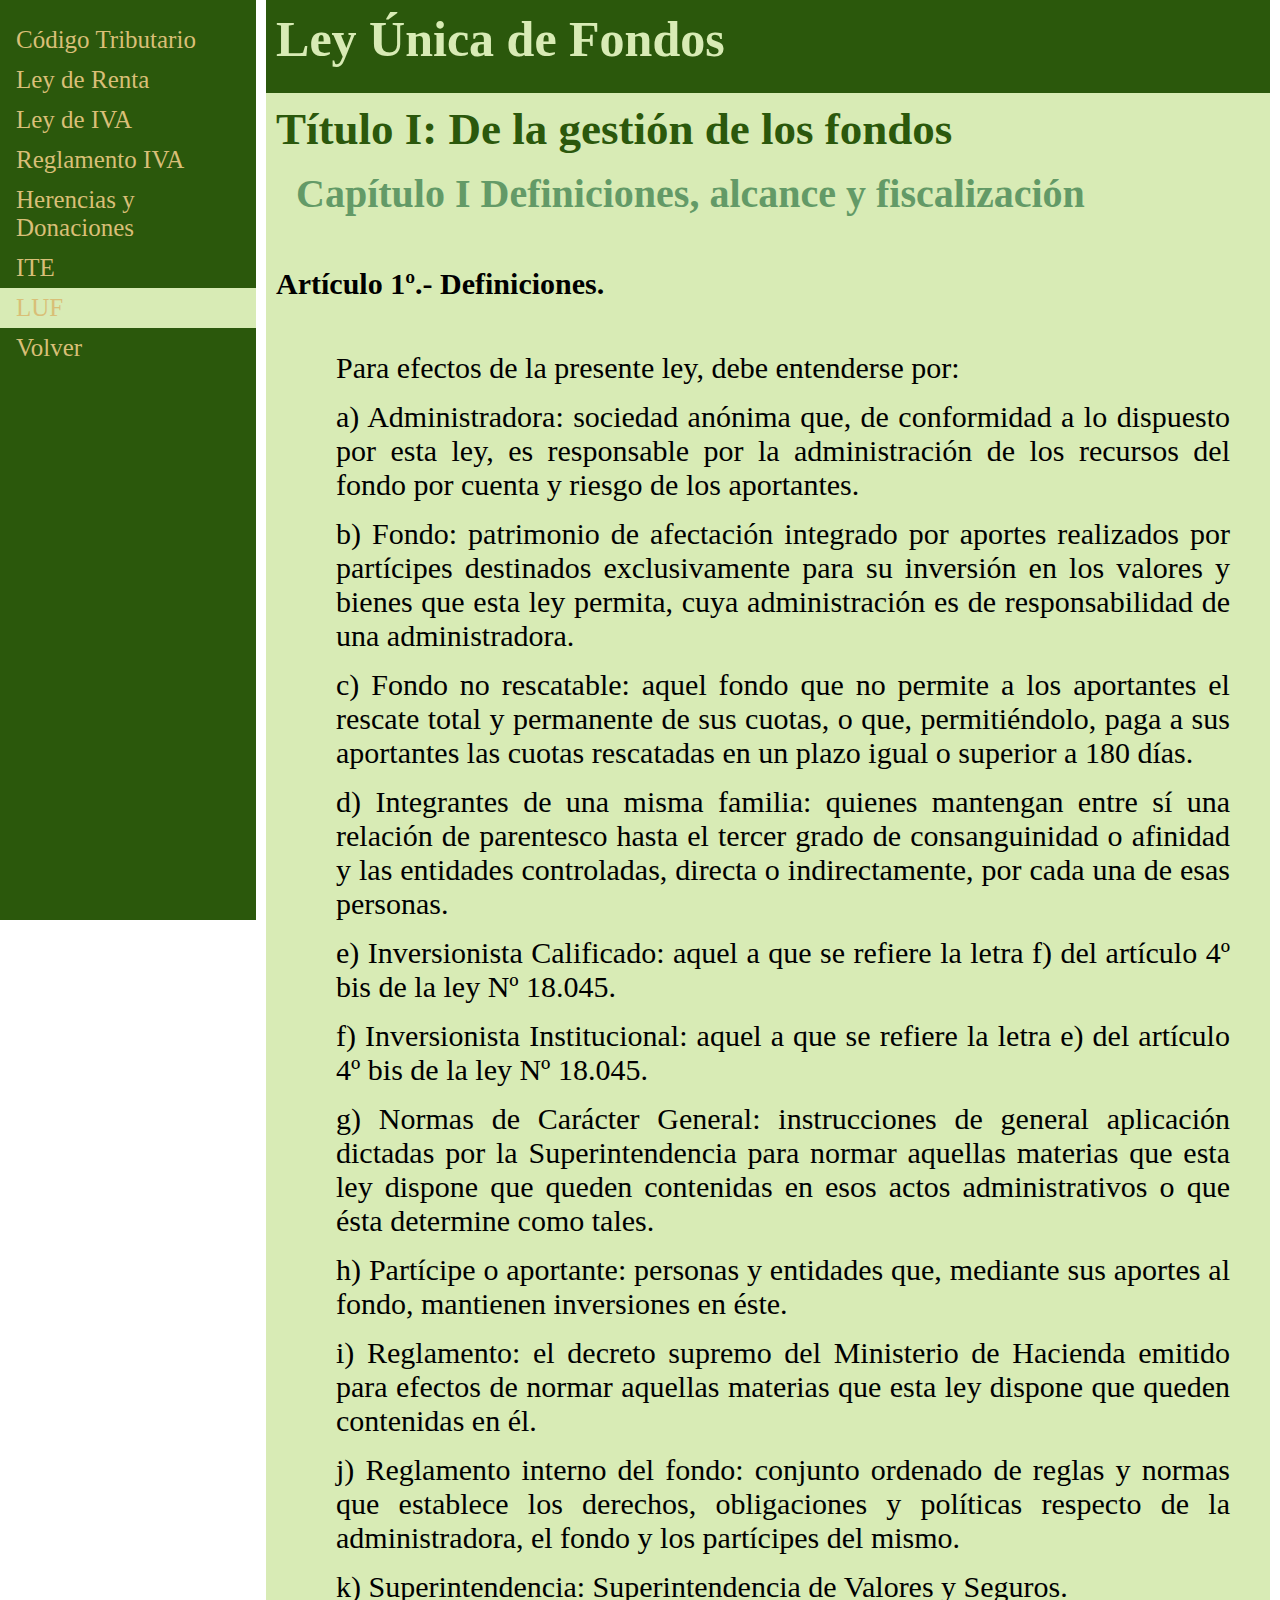
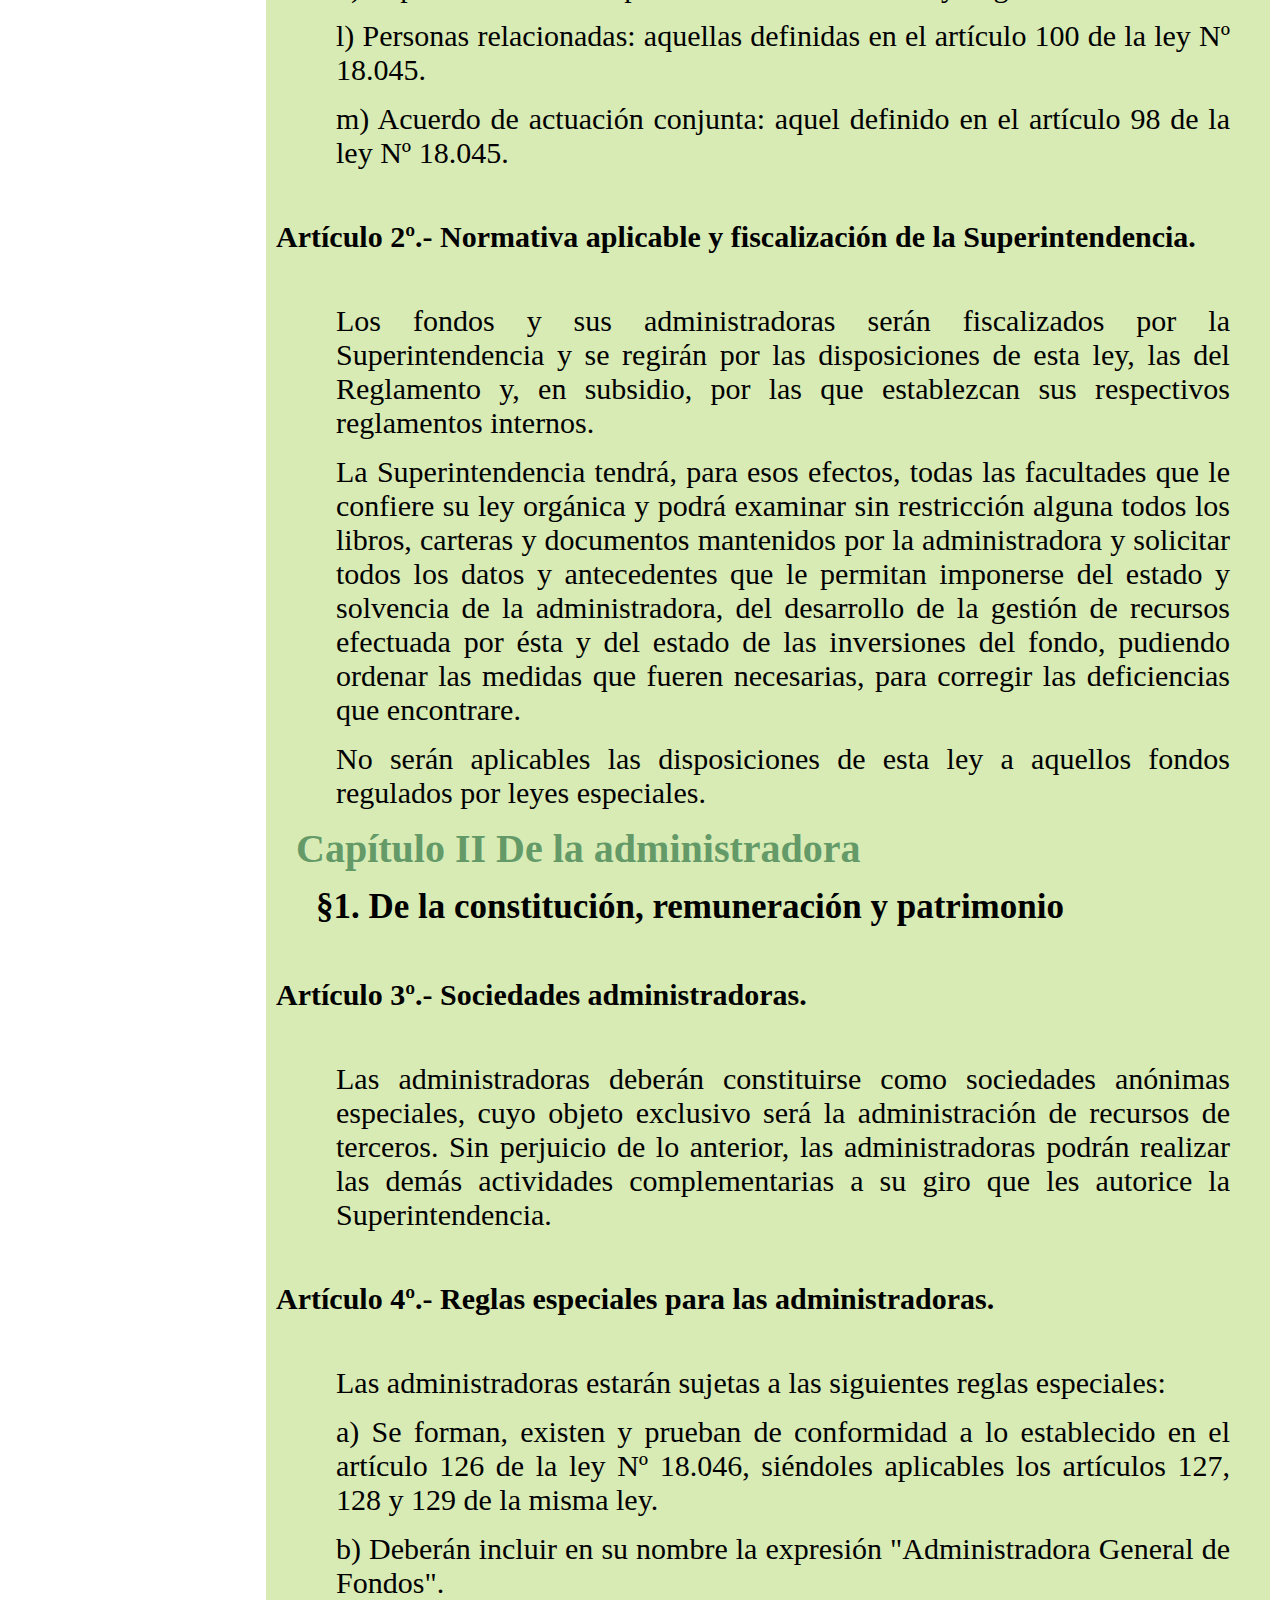
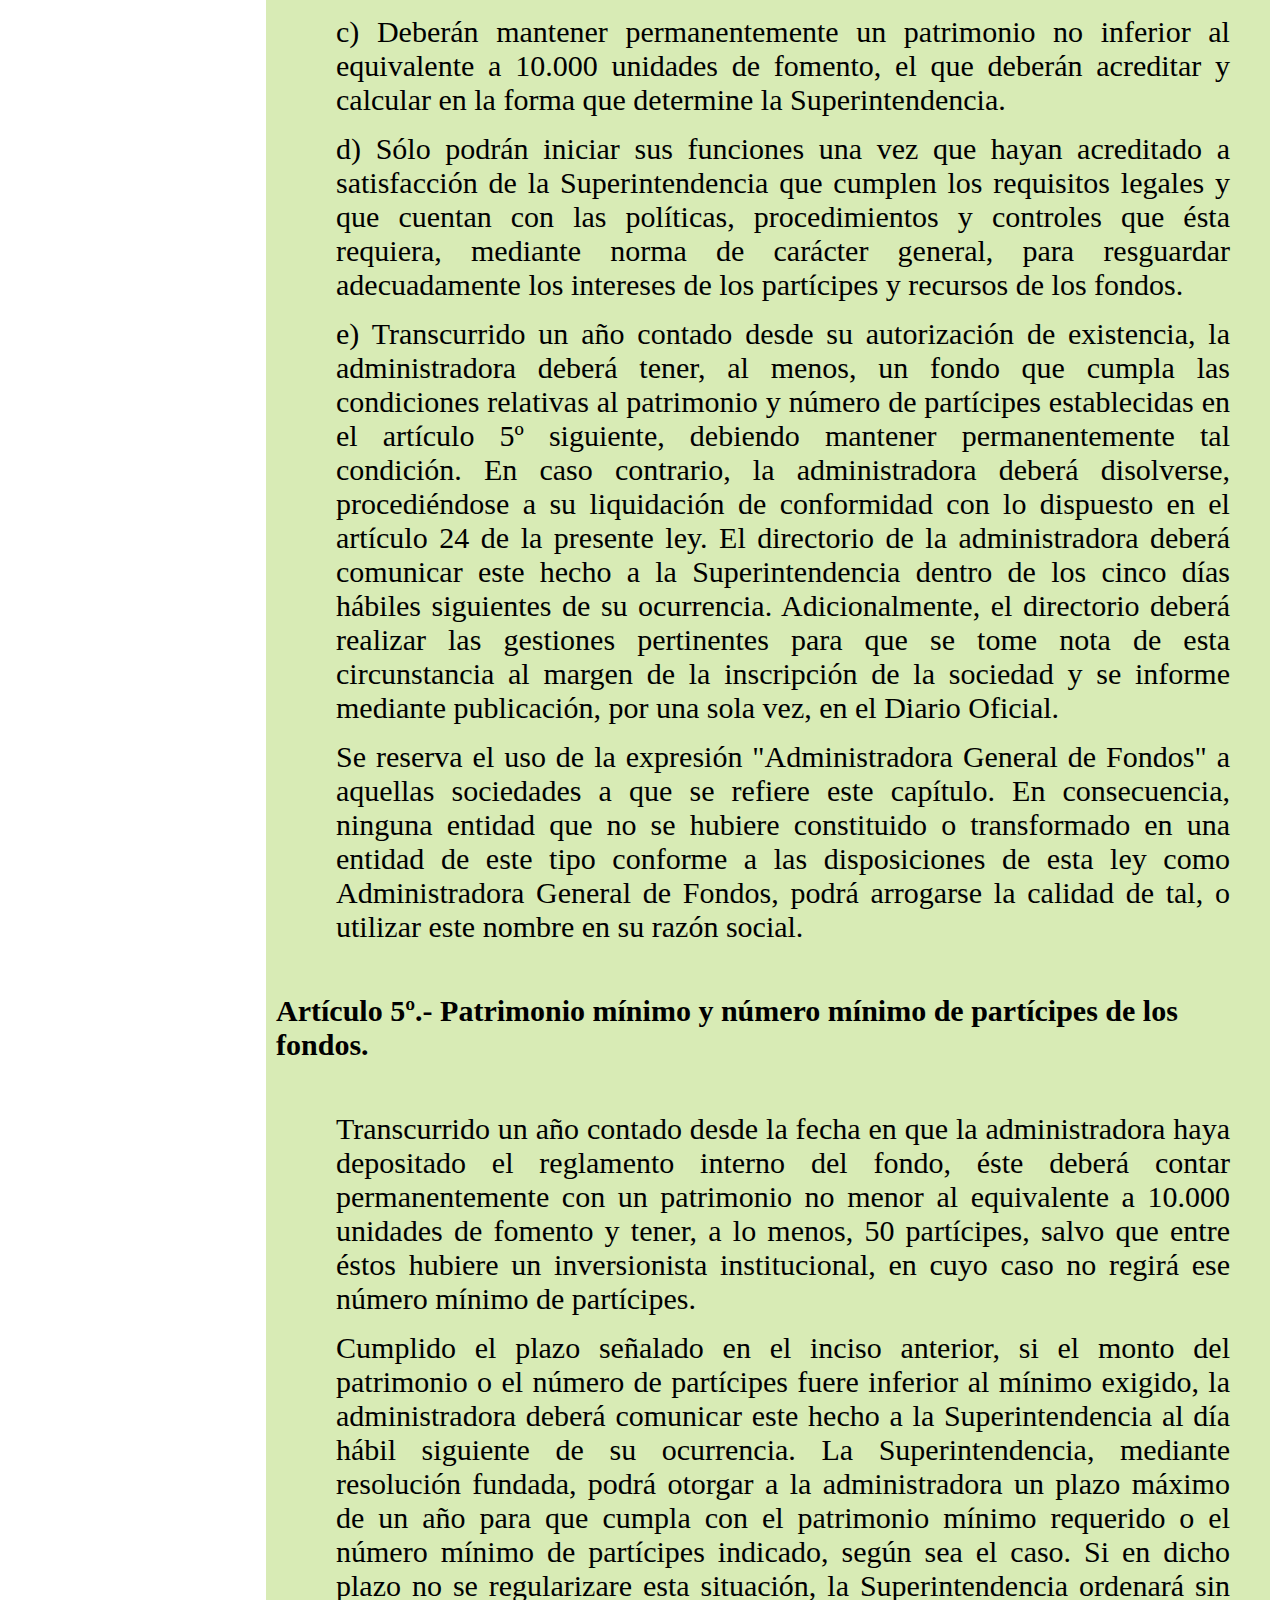
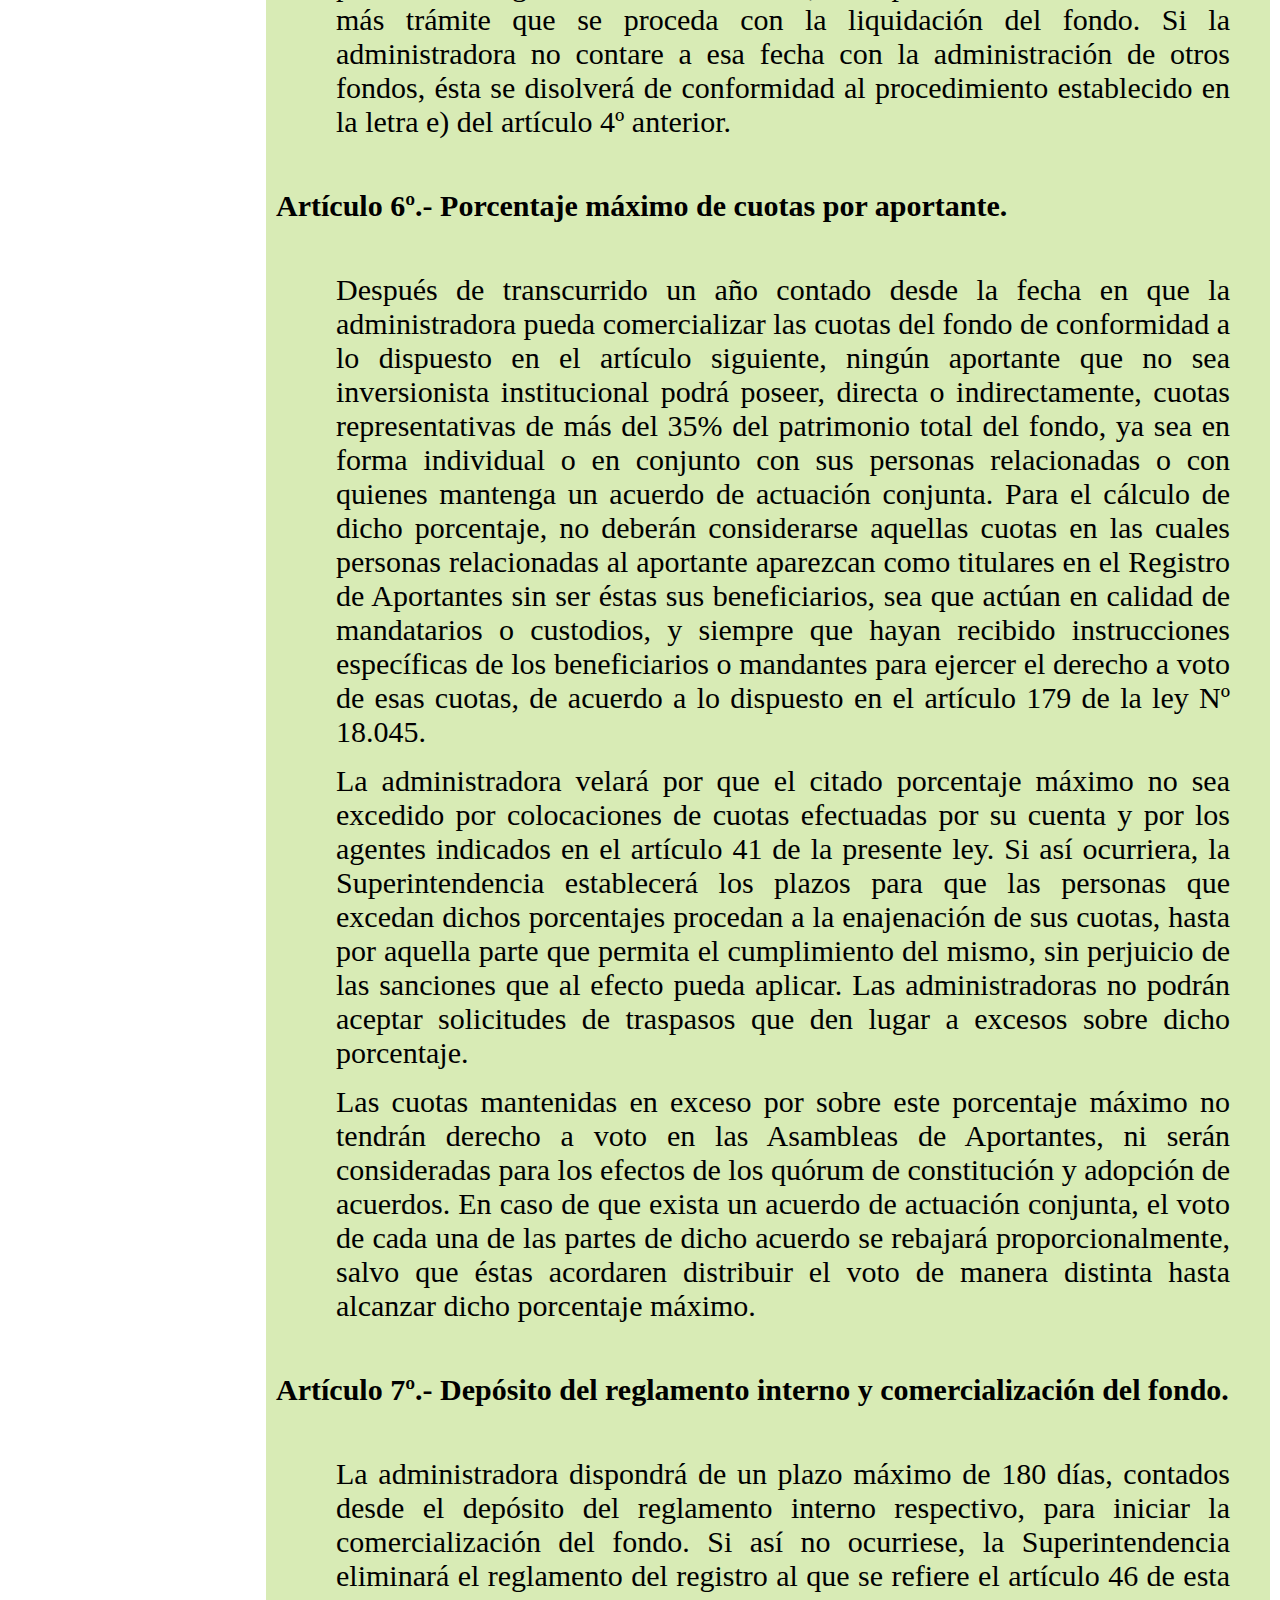
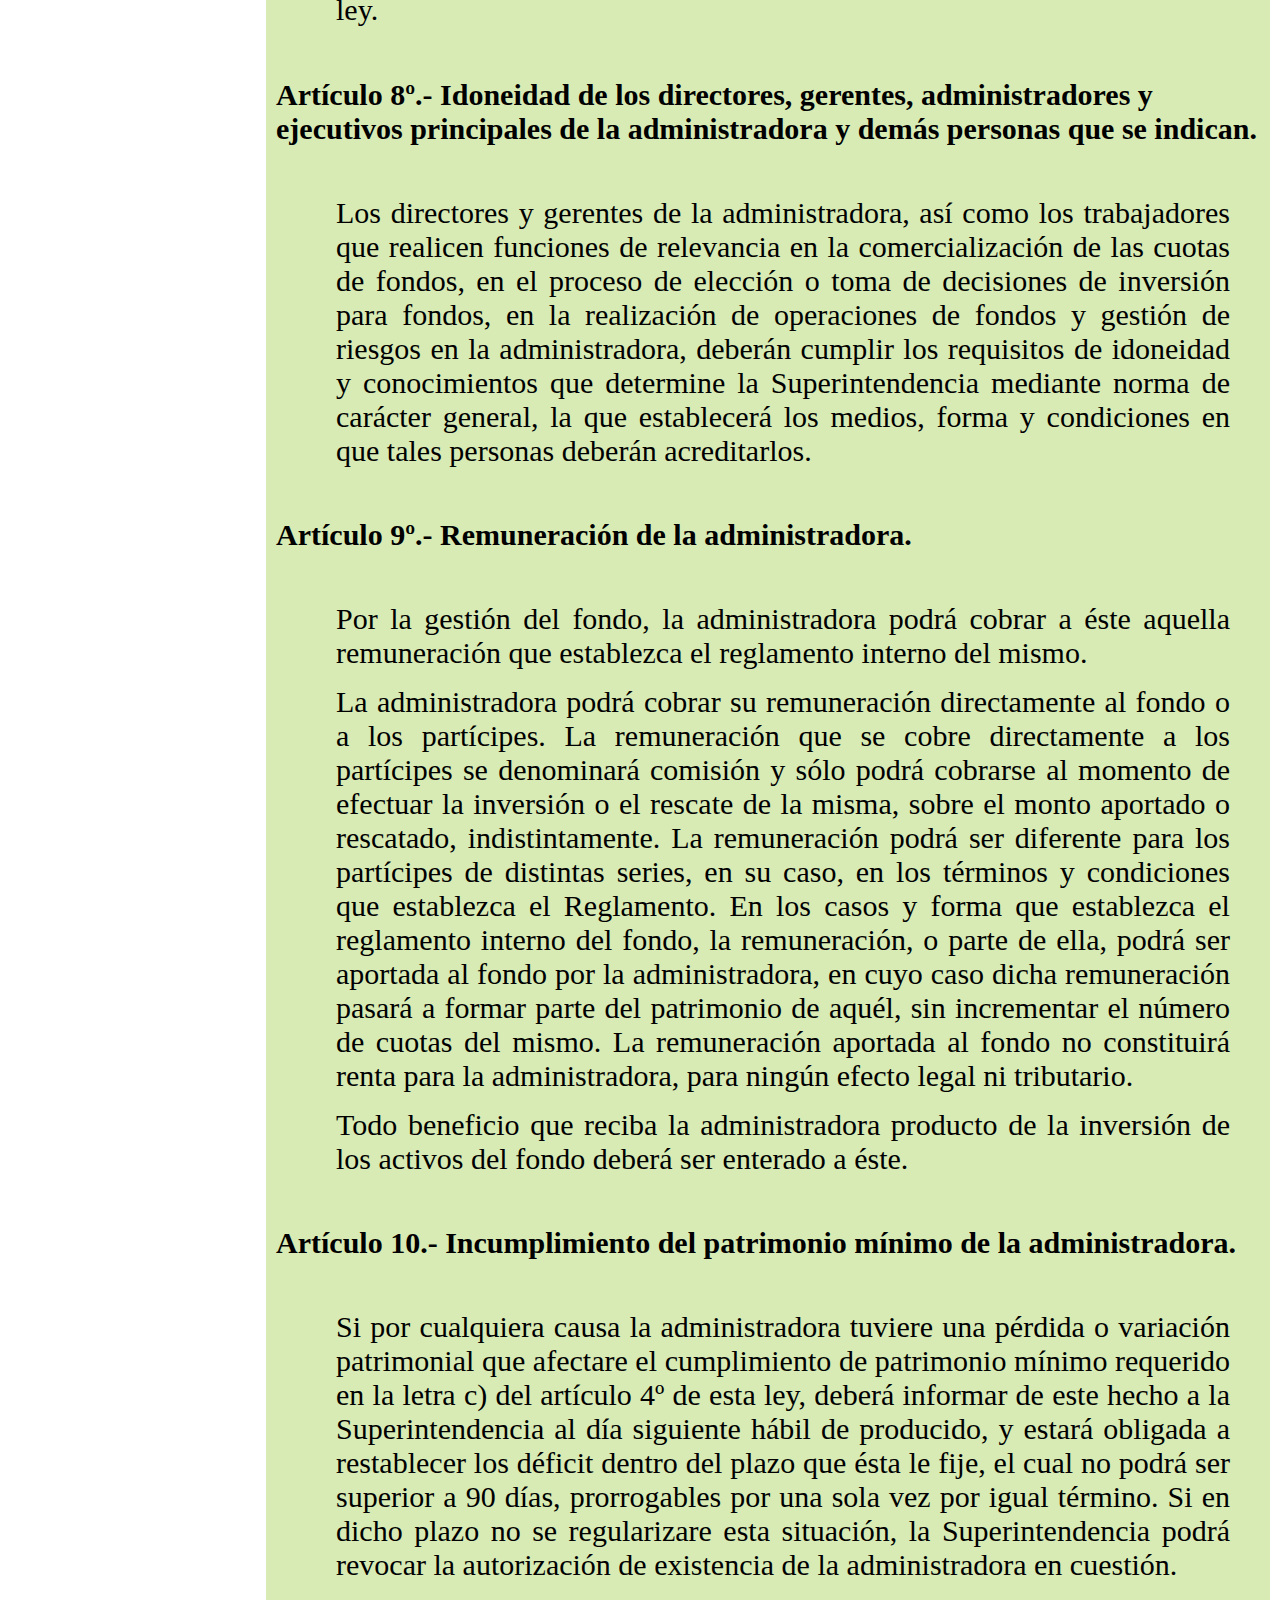
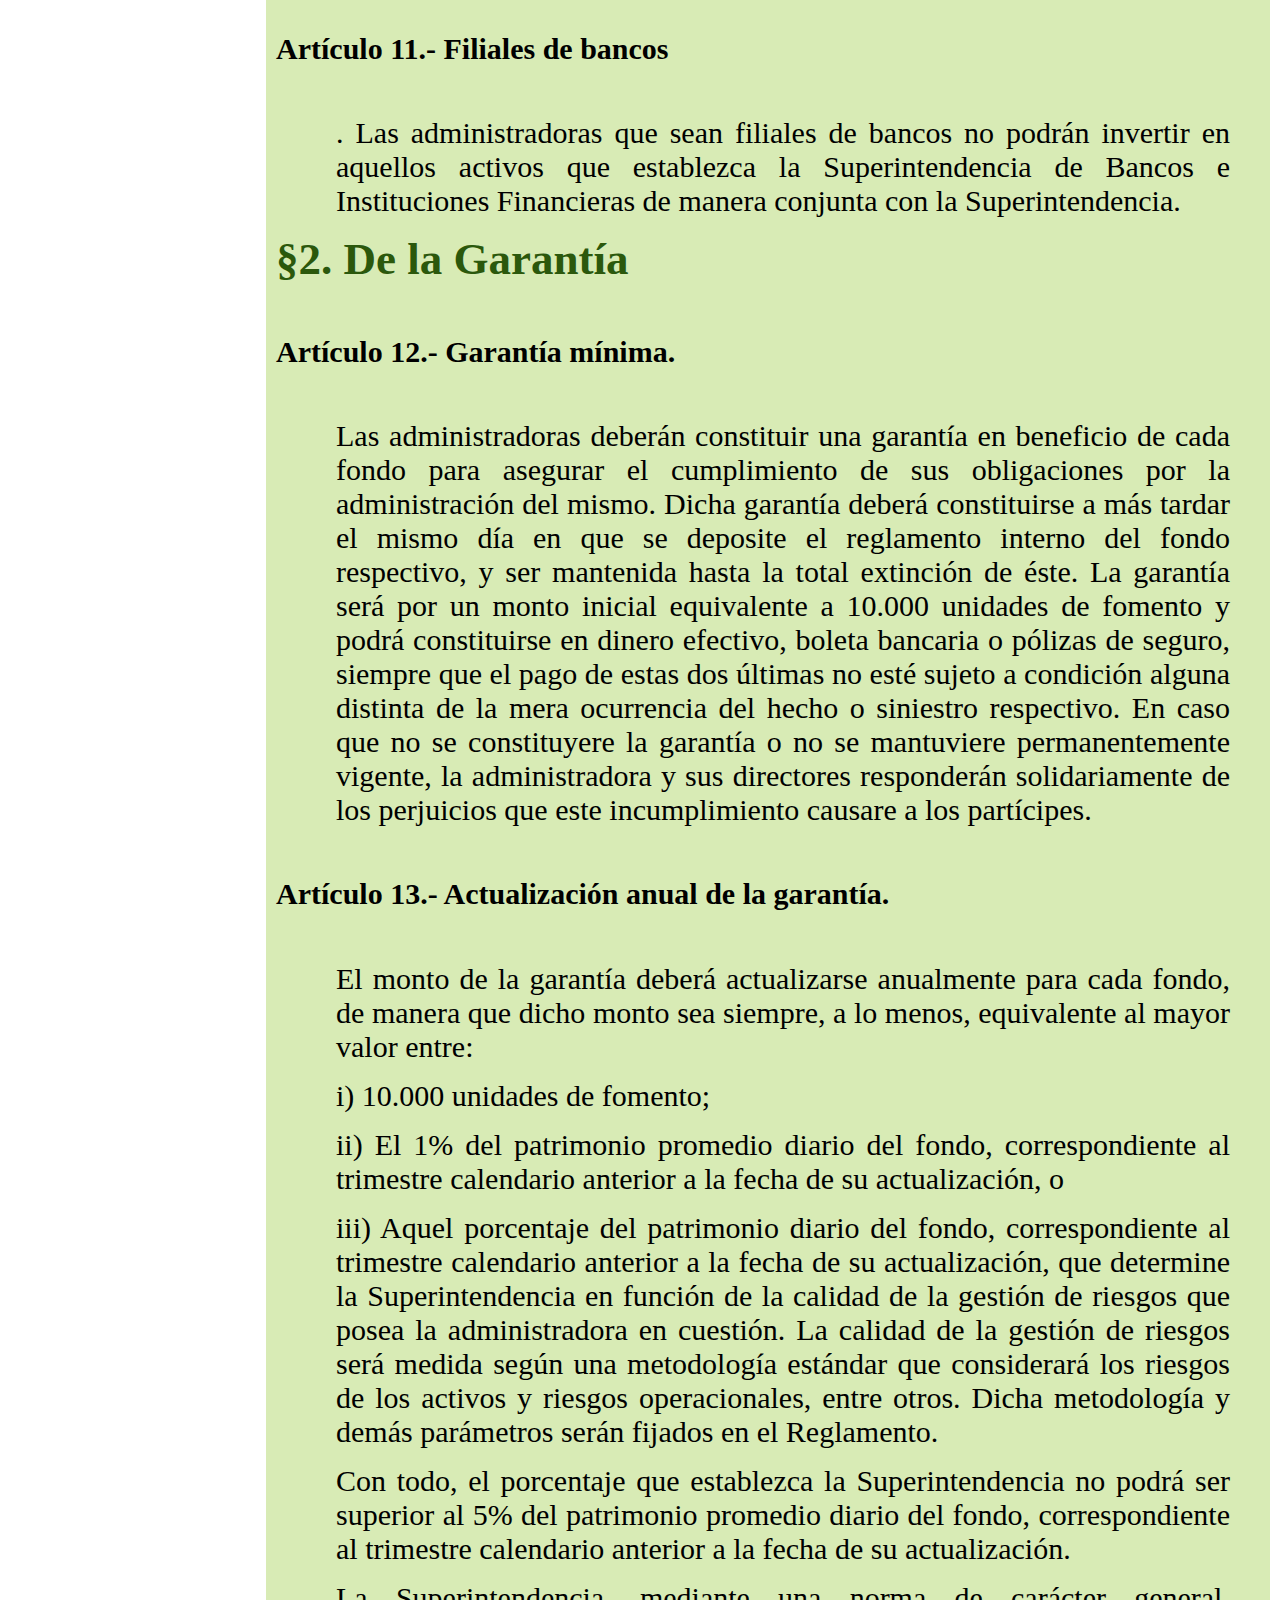
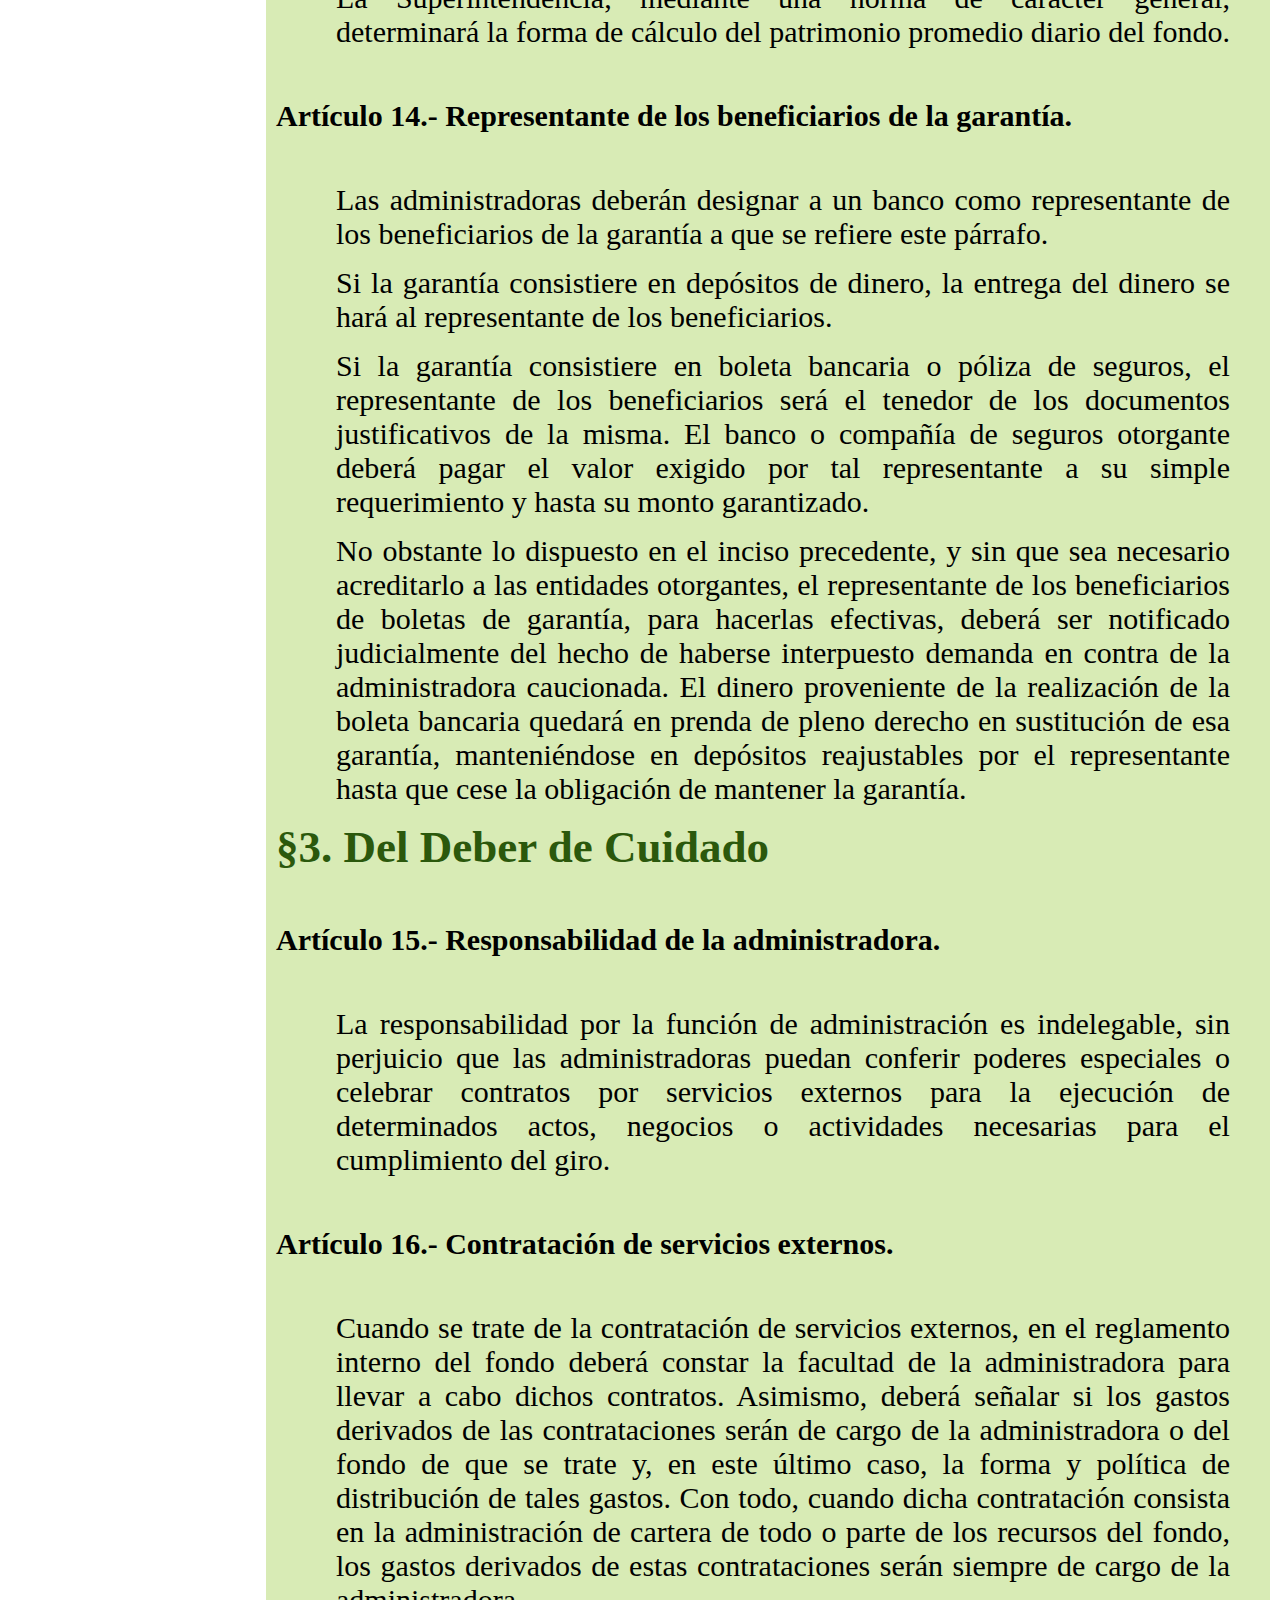
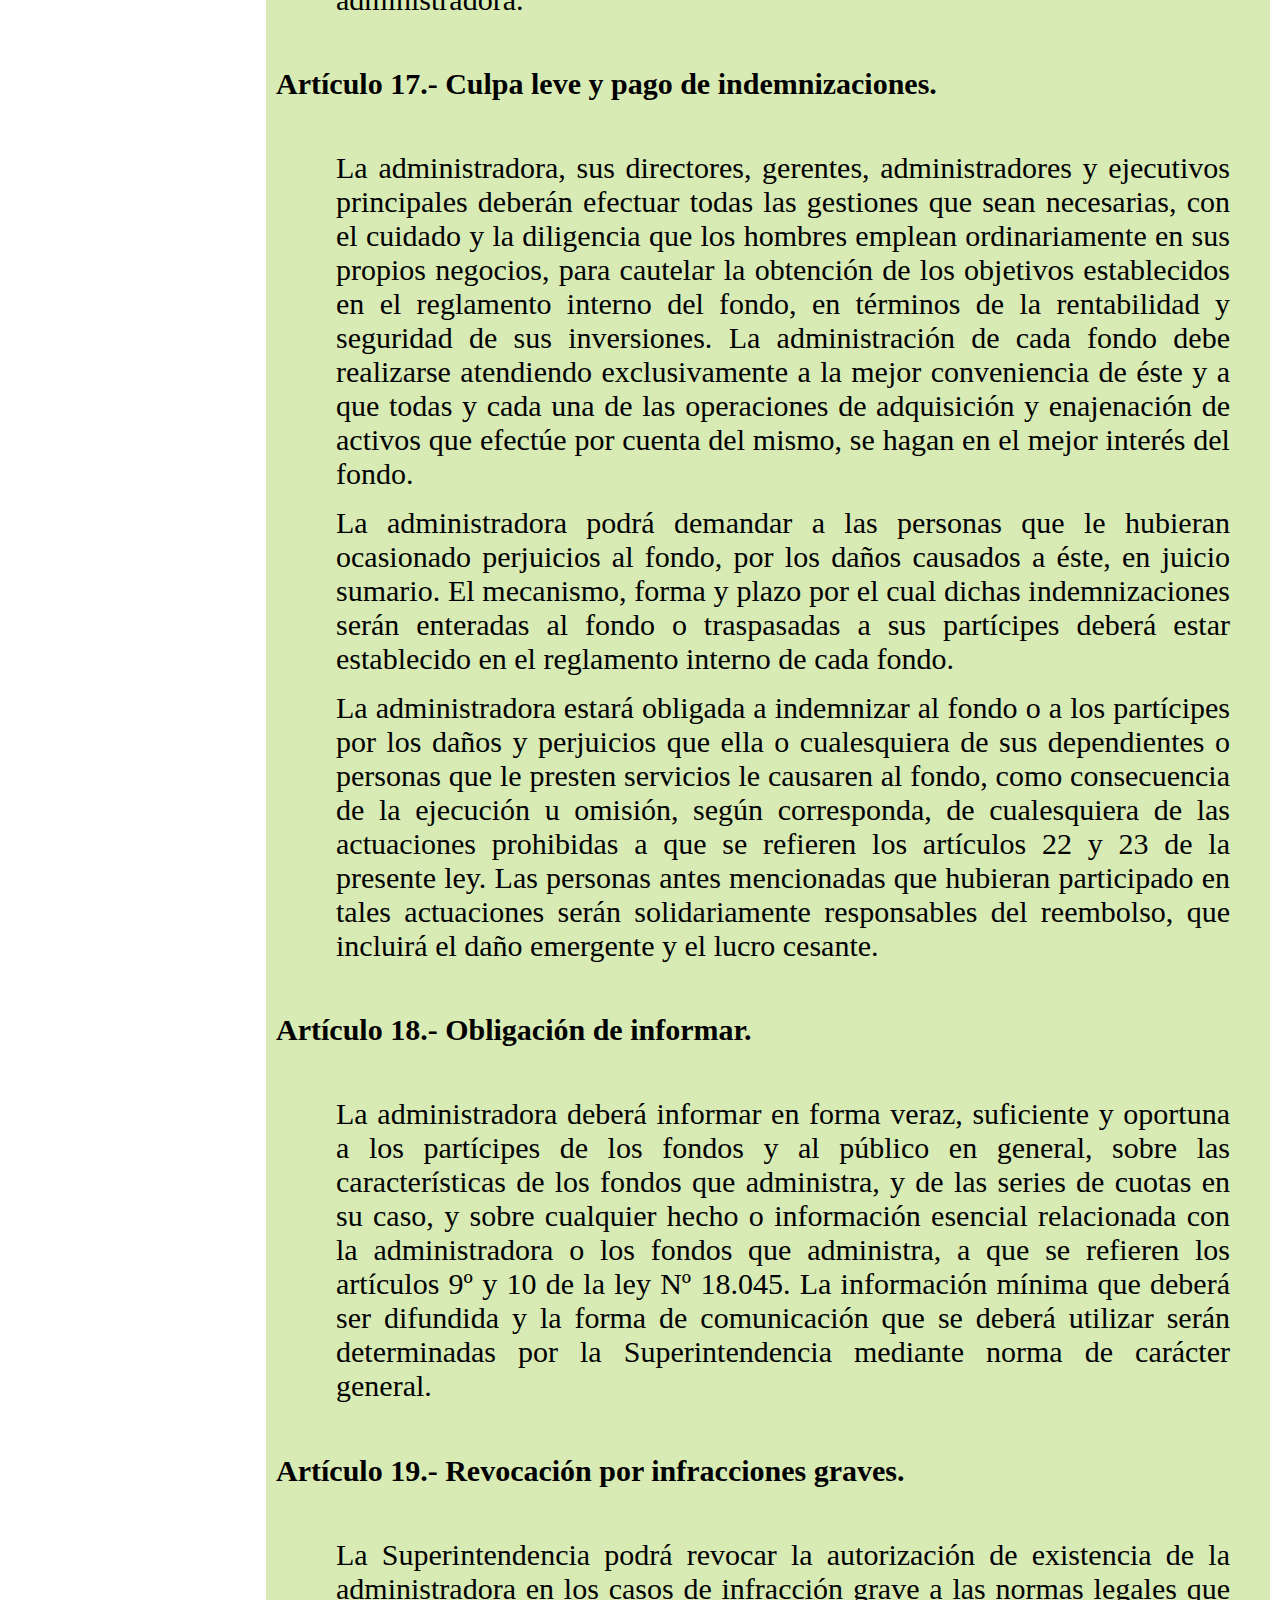
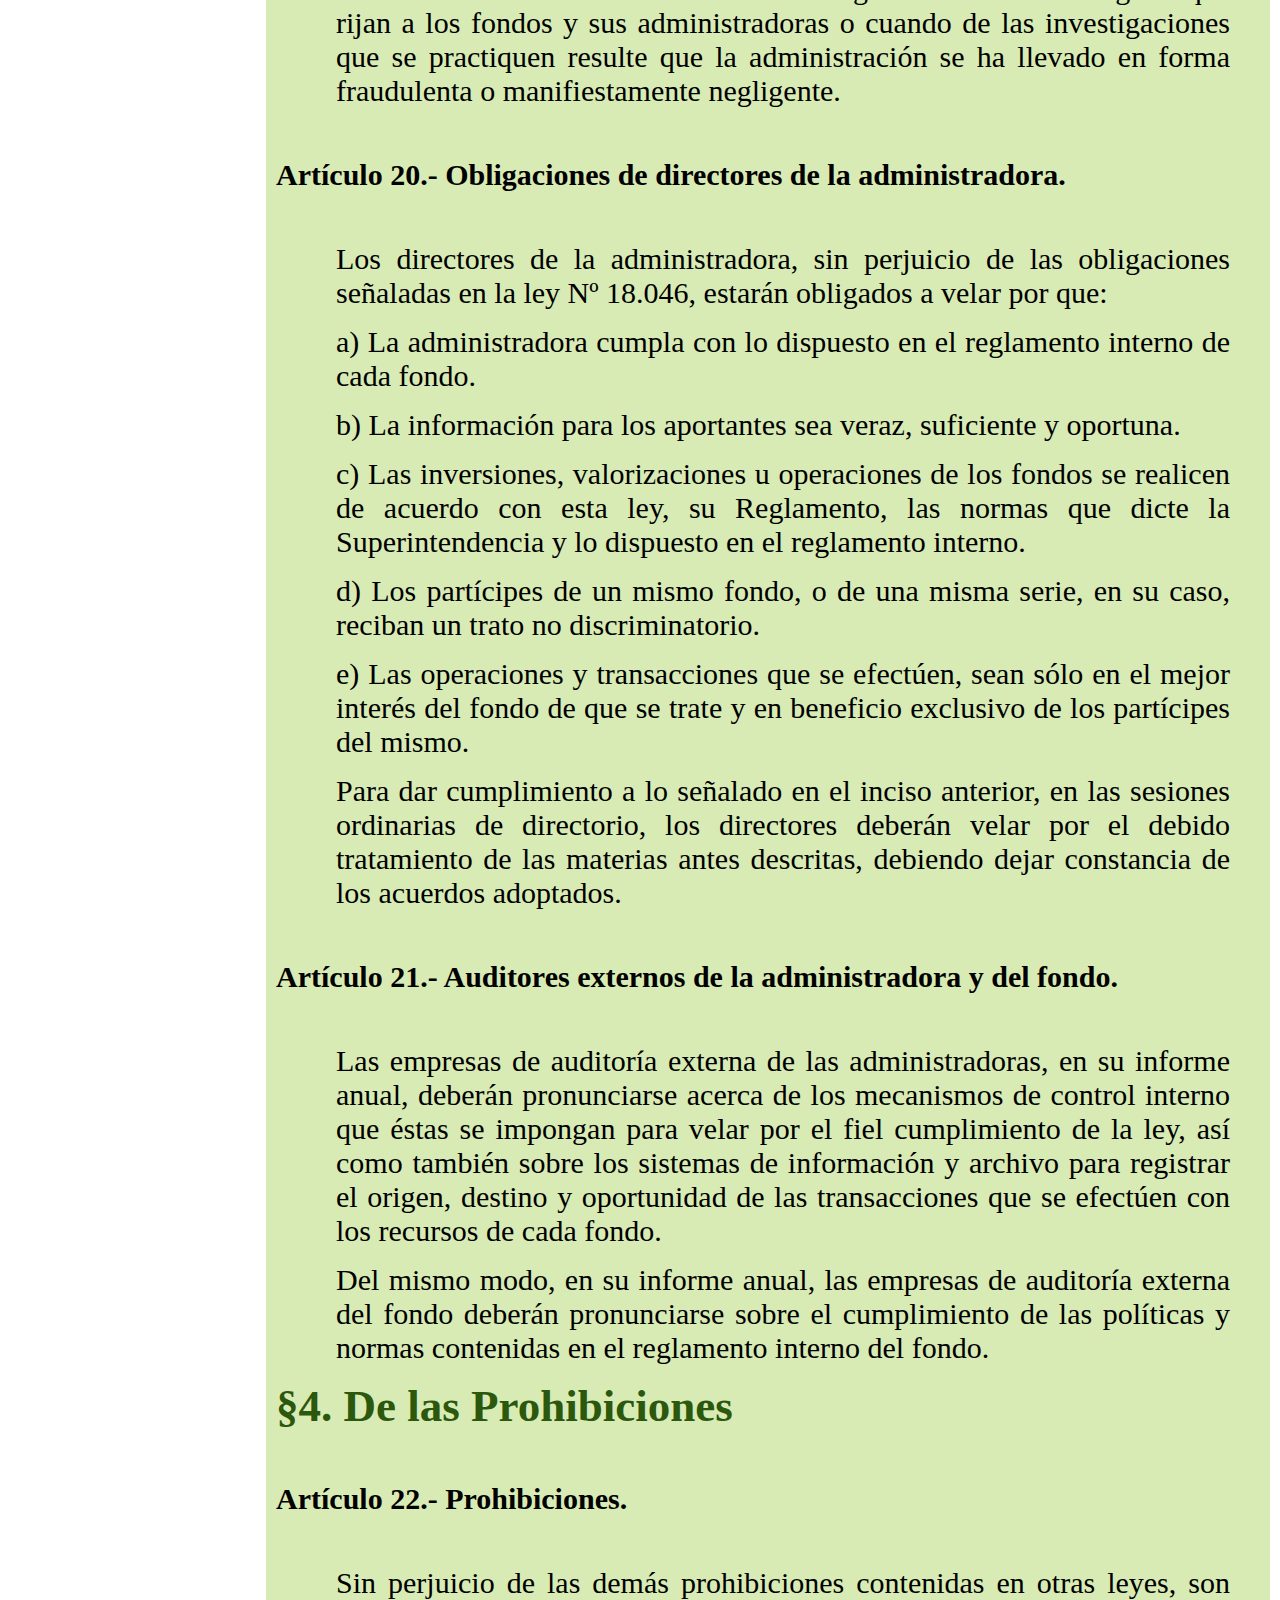
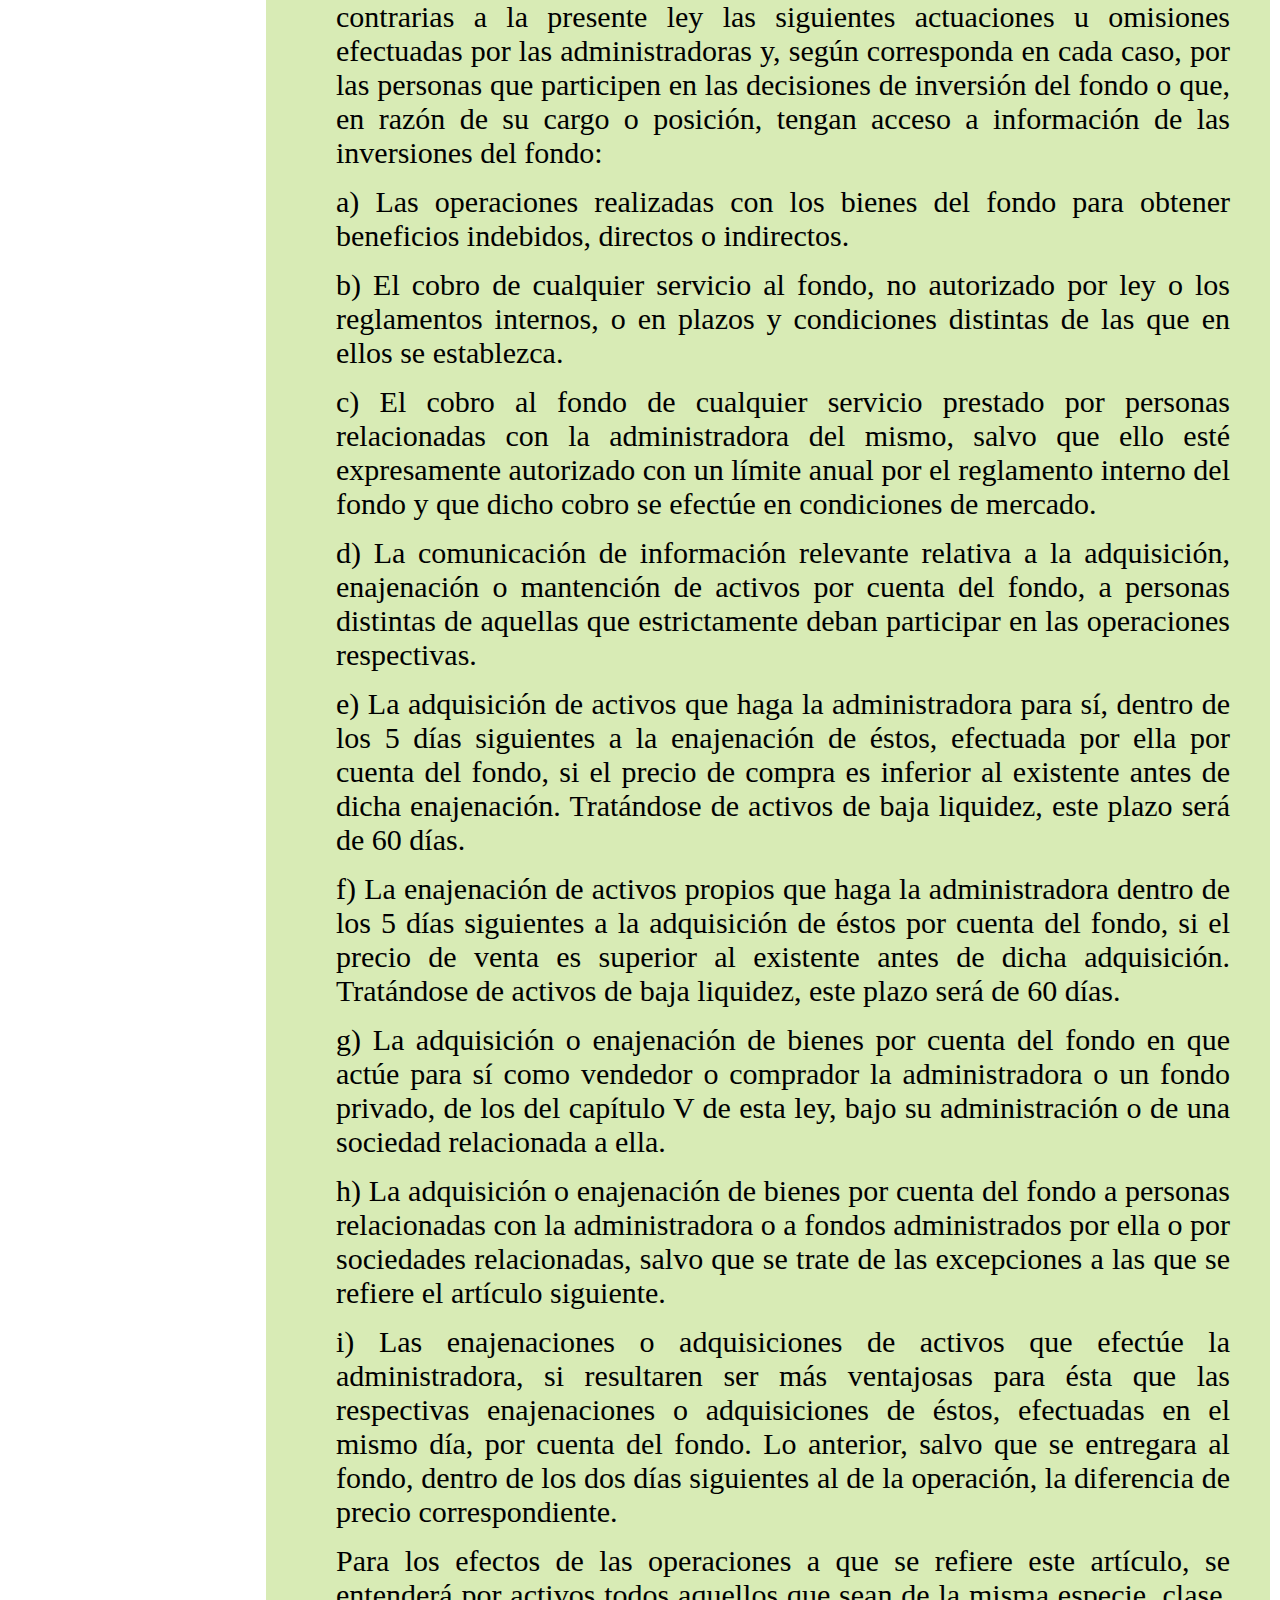
<file: LUF.html>
<!DOCTYPE html>
<html lang="en" dir="ltr">
  <head>
    <meta charset="utf-8" />
    <title>Ley Única de Fondos</title>
    <link rel="stylesheet" href="css/styles.css" />
  </head>
  <body>
    <!-- Side navigation -->
    <div class="sidenav">
      <a href="codigoTributario.html">Código Tributario</a>
      <a href="renta.html">Ley de Renta</a>
      <a href="iva.html">Ley de IVA</a>
      <a href="ivaReglamento.html">Reglamento IVA</a>
      <a href="IHDA.html">Herencias y Donaciones</a>
      <a href="ITE.html">ITE</a>
      <a class ="focusNav" href="LUF.html">LUF</a>
      <a href="index.html">Volver</a>
    </div>

    <!-- Page content -->
    <div class="main">
      <div class="headerContainerStyle">
        <h1 class="pageHeadeTitle">Ley Única de Fondos</h1>
      </div>

      <div class="middleConteinerStyle">
        <h2>Título I: De la gestión de los fondos</h2>
        <h3>Capítulo I Definiciones, alcance y fiscalización</h3>
        <h5>Artículo 1º.- Definiciones.</h5>
        <p>Para efectos de la presente ley, debe entenderse por:</p>
        <p>
          a) Administradora: sociedad anónima que, de conformidad a lo dispuesto
          por esta ley, es responsable por la administración de los recursos del
          fondo por cuenta y riesgo de los aportantes.
        </p>
        <p>
          b) Fondo: patrimonio de afectación integrado por aportes realizados
          por partícipes destinados exclusivamente para su inversión en los
          valores y bienes que esta ley permita, cuya administración es de
          responsabilidad de una administradora.
        </p>
        <p>
          c) Fondo no rescatable: aquel fondo que no permite a los aportantes el
          rescate total y permanente de sus cuotas, o que, permitiéndolo, paga a
          sus aportantes las cuotas rescatadas en un plazo igual o superior a
          180 días.
        </p>
        <p>
          d) Integrantes de una misma familia: quienes mantengan entre sí una
          relación de parentesco hasta el tercer grado de consanguinidad o
          afinidad y las entidades controladas, directa o indirectamente, por
          cada una de esas personas.
        </p>
        <p>
          e) Inversionista Calificado: aquel a que se refiere la letra f) del
          artículo 4º bis de la ley Nº 18.045.
        </p>
        <p>
          f) Inversionista Institucional: aquel a que se refiere la letra e) del
          artículo 4º bis de la ley Nº 18.045.
        </p>
        <p>
          g) Normas de Carácter General: instrucciones de general aplicación
          dictadas por la Superintendencia para normar aquellas materias que
          esta ley dispone que queden contenidas en esos actos administrativos o
          que ésta determine como tales.
        </p>
        <p>
          h) Partícipe o aportante: personas y entidades que, mediante sus
          aportes al fondo, mantienen inversiones en éste.
        </p>
        <p>
          i) Reglamento: el decreto supremo del Ministerio de Hacienda emitido
          para efectos de normar aquellas materias que esta ley dispone que
          queden contenidas en él.
        </p>
        <p>
          j) Reglamento interno del fondo: conjunto ordenado de reglas y normas
          que establece los derechos, obligaciones y políticas respecto de la
          administradora, el fondo y los partícipes del mismo.
        </p>
        <p>k) Superintendencia: Superintendencia de Valores y Seguros.</p>
        <p>
          l) Personas relacionadas: aquellas definidas en el artículo 100 de la
          ley Nº 18.045.
        </p>
        <p>
          m) Acuerdo de actuación conjunta: aquel definido en el artículo 98 de
          la ley Nº 18.045.
        </p>
        <h5>
          Artículo 2º.- Normativa aplicable y fiscalización de la
          Superintendencia.
        </h5>
        <p>
          Los fondos y sus administradoras serán fiscalizados por la
          Superintendencia y se regirán por las disposiciones de esta ley, las
          del Reglamento y, en subsidio, por las que establezcan sus respectivos
          reglamentos internos.
        </p>
        <p>
          La Superintendencia tendrá, para esos efectos, todas las facultades
          que le confiere su ley orgánica y podrá examinar sin restricción
          alguna todos los libros, carteras y documentos mantenidos por la
          administradora y solicitar todos los datos y antecedentes que le
          permitan imponerse del estado y solvencia de la administradora, del
          desarrollo de la gestión de recursos efectuada por ésta y del estado
          de las inversiones del fondo, pudiendo ordenar las medidas que fueren
          necesarias, para corregir las deficiencias que encontrare.
        </p>
        <p>
          No serán aplicables las disposiciones de esta ley a aquellos fondos
          regulados por leyes especiales.
        </p>
        <h3>Capítulo II De la administradora</h3>
        <h4>§1. De la constitución, remuneración y patrimonio</h4>
        <h5>Artículo 3º.- Sociedades administradoras.</h5>
        <p>
          Las administradoras deberán constituirse como sociedades anónimas
          especiales, cuyo objeto exclusivo será la administración de recursos
          de terceros. Sin perjuicio de lo anterior, las administradoras podrán
          realizar las demás actividades complementarias a su giro que les
          autorice la Superintendencia.
        </p>
        <h5>Artículo 4º.- Reglas especiales para las administradoras.</h5>
        <p>
          Las administradoras estarán sujetas a las siguientes reglas
          especiales:
        </p>
        <p>
          a) Se forman, existen y prueban de conformidad a lo establecido en el
          artículo 126 de la ley Nº 18.046, siéndoles aplicables los artículos
          127, 128 y 129 de la misma ley.
        </p>
        <p>
          b) Deberán incluir en su nombre la expresión "Administradora General
          de Fondos".
        </p>
        <p>
          c) Deberán mantener permanentemente un patrimonio no inferior al
          equivalente a 10.000 unidades de fomento, el que deberán acreditar y
          calcular en la forma que determine la Superintendencia.
        </p>
        <p>
          d) Sólo podrán iniciar sus funciones una vez que hayan acreditado a
          satisfacción de la Superintendencia que cumplen los requisitos legales
          y que cuentan con las políticas, procedimientos y controles que ésta
          requiera, mediante norma de carácter general, para resguardar
          adecuadamente los intereses de los partícipes y recursos de los
          fondos.
        </p>
        <p>
          e) Transcurrido un año contado desde su autorización de existencia, la
          administradora deberá tener, al menos, un fondo que cumpla las
          condiciones relativas al patrimonio y número de partícipes
          establecidas en el artículo 5º siguiente, debiendo mantener
          permanentemente tal condición. En caso contrario, la administradora
          deberá disolverse, procediéndose a su liquidación de conformidad con
          lo dispuesto en el artículo 24 de la presente ley. El directorio de la
          administradora deberá comunicar este hecho a la Superintendencia
          dentro de los cinco días hábiles siguientes de su ocurrencia.
          Adicionalmente, el directorio deberá realizar las gestiones
          pertinentes para que se tome nota de esta circunstancia al margen de
          la inscripción de la sociedad y se informe mediante publicación, por
          una sola vez, en el Diario Oficial.
        </p>
        <p>
          Se reserva el uso de la expresión "Administradora General de Fondos" a
          aquellas sociedades a que se refiere este capítulo. En consecuencia,
          ninguna entidad que no se hubiere constituido o transformado en una
          entidad de este tipo conforme a las disposiciones de esta ley como
          Administradora General de Fondos, podrá arrogarse la calidad de tal, o
          utilizar este nombre en su razón social.
        </p>
        <h5>
          Artículo 5º.- Patrimonio mínimo y número mínimo de partícipes de los
          fondos.
        </h5>
        <p>
          Transcurrido un año contado desde la fecha en que la administradora
          haya depositado el reglamento interno del fondo, éste deberá contar
          permanentemente con un patrimonio no menor al equivalente a 10.000
          unidades de fomento y tener, a lo menos, 50 partícipes, salvo que
          entre éstos hubiere un inversionista institucional, en cuyo caso no
          regirá ese número mínimo de partícipes.
        </p>
        <p>
          Cumplido el plazo señalado en el inciso anterior, si el monto del
          patrimonio o el número de partícipes fuere inferior al mínimo exigido,
          la administradora deberá comunicar este hecho a la Superintendencia al
          día hábil siguiente de su ocurrencia. La Superintendencia, mediante
          resolución fundada, podrá otorgar a la administradora un plazo máximo
          de un año para que cumpla con el patrimonio mínimo requerido o el
          número mínimo de partícipes indicado, según sea el caso. Si en dicho
          plazo no se regularizare esta situación, la Superintendencia ordenará
          sin más trámite que se proceda con la liquidación del fondo. Si la
          administradora no contare a esa fecha con la administración de otros
          fondos, ésta se disolverá de conformidad al procedimiento establecido
          en la letra e) del artículo 4º anterior.
        </p>

        <h5>Artículo 6º.- Porcentaje máximo de cuotas por aportante.</h5>
        <p>
          Después de transcurrido un año contado desde la fecha en que la
          administradora pueda comercializar las cuotas del fondo de conformidad
          a lo dispuesto en el artículo siguiente, ningún aportante que no sea
          inversionista institucional podrá poseer, directa o indirectamente,
          cuotas representativas de más del 35% del patrimonio total del fondo,
          ya sea en forma individual o en conjunto con sus personas relacionadas
          o con quienes mantenga un acuerdo de actuación conjunta. Para el
          cálculo de dicho porcentaje, no deberán considerarse aquellas cuotas
          en las cuales personas relacionadas al aportante aparezcan como
          titulares en el Registro de Aportantes sin ser éstas sus
          beneficiarios, sea que actúan en calidad de mandatarios o custodios, y
          siempre que hayan recibido instrucciones específicas de los
          beneficiarios o mandantes para ejercer el derecho a voto de esas
          cuotas, de acuerdo a lo dispuesto en el artículo 179 de la ley Nº
          18.045.
        </p>
        <p>
          La administradora velará por que el citado porcentaje máximo no sea
          excedido por colocaciones de cuotas efectuadas por su cuenta y por los
          agentes indicados en el artículo 41 de la presente ley. Si así
          ocurriera, la Superintendencia establecerá los plazos para que las
          personas que excedan dichos porcentajes procedan a la enajenación de
          sus cuotas, hasta por aquella parte que permita el cumplimiento del
          mismo, sin perjuicio de las sanciones que al efecto pueda aplicar. Las
          administradoras no podrán aceptar solicitudes de traspasos que den
          lugar a excesos sobre dicho porcentaje.
        </p>
        <p>
          Las cuotas mantenidas en exceso por sobre este porcentaje máximo no
          tendrán derecho a voto en las Asambleas de Aportantes, ni serán
          consideradas para los efectos de los quórum de constitución y adopción
          de acuerdos. En caso de que exista un acuerdo de actuación conjunta,
          el voto de cada una de las partes de dicho acuerdo se rebajará
          proporcionalmente, salvo que éstas acordaren distribuir el voto de
          manera distinta hasta alcanzar dicho porcentaje máximo.
        </p>

        <h5>
          Artículo 7º.- Depósito del reglamento interno y comercialización del
          fondo.
        </h5>
        <p>
          La administradora dispondrá de un plazo máximo de 180 días, contados
          desde el depósito del reglamento interno respectivo, para iniciar la
          comercialización del fondo. Si así no ocurriese, la Superintendencia
          eliminará el reglamento del registro al que se refiere el artículo 46
          de esta ley.
        </p>

        <h5>
          Artículo 8º.- Idoneidad de los directores, gerentes, administradores y
          ejecutivos principales de la administradora y demás personas que se
          indican.
        </h5>
        <p>
          Los directores y gerentes de la administradora, así como los
          trabajadores que realicen funciones de relevancia en la
          comercialización de las cuotas de fondos, en el proceso de elección o
          toma de decisiones de inversión para fondos, en la realización de
          operaciones de fondos y gestión de riesgos en la administradora,
          deberán cumplir los requisitos de idoneidad y conocimientos que
          determine la Superintendencia mediante norma de carácter general, la
          que establecerá los medios, forma y condiciones en que tales personas
          deberán acreditarlos.
        </p>

        <h5>Artículo 9º.- Remuneración de la administradora.</h5>
        <p>
          Por la gestión del fondo, la administradora podrá cobrar a éste
          aquella remuneración que establezca el reglamento interno del mismo.
        </p>
        <p>
          La administradora podrá cobrar su remuneración directamente al fondo o
          a los partícipes. La remuneración que se cobre directamente a los
          partícipes se denominará comisión y sólo podrá cobrarse al momento de
          efectuar la inversión o el rescate de la misma, sobre el monto
          aportado o rescatado, indistintamente. La remuneración podrá ser
          diferente para los partícipes de distintas series, en su caso, en los
          términos y condiciones que establezca el Reglamento. En los casos y
          forma que establezca el reglamento interno del fondo, la remuneración,
          o parte de ella, podrá ser aportada al fondo por la administradora, en
          cuyo caso dicha remuneración pasará a formar parte del patrimonio de
          aquél, sin incrementar el número de cuotas del mismo. La remuneración
          aportada al fondo no constituirá renta para la administradora, para
          ningún efecto legal ni tributario.
        </p>
        <p>
          Todo beneficio que reciba la administradora producto de la inversión
          de los activos del fondo deberá ser enterado a éste.
        </p>

        <h5>
          Artículo 10.- Incumplimiento del patrimonio mínimo de la
          administradora.
        </h5>
        <p>
          Si por cualquiera causa la administradora tuviere una pérdida o
          variación patrimonial que afectare el cumplimiento de patrimonio
          mínimo requerido en la letra c) del artículo 4º de esta ley, deberá
          informar de este hecho a la Superintendencia al día siguiente hábil de
          producido, y estará obligada a restablecer los déficit dentro del
          plazo que ésta le fije, el cual no podrá ser superior a 90 días,
          prorrogables por una sola vez por igual término. Si en dicho plazo no
          se regularizare esta situación, la Superintendencia podrá revocar la
          autorización de existencia de la administradora en cuestión.
        </p>

        <h5>Artículo 11.- Filiales de bancos</h5>
        <p>
          . Las administradoras que sean filiales de bancos no podrán invertir
          en aquellos activos que establezca la Superintendencia de Bancos e
          Instituciones Financieras de manera conjunta con la Superintendencia.
        </p>

        <h2>§2. De la Garantía</h2>

        <h5>Artículo 12.- Garantía mínima.</h5>
        <p>
          Las administradoras deberán constituir una garantía en beneficio de
          cada fondo para asegurar el cumplimiento de sus obligaciones por la
          administración del mismo. Dicha garantía deberá constituirse a más
          tardar el mismo día en que se deposite el reglamento interno del fondo
          respectivo, y ser mantenida hasta la total extinción de éste. La
          garantía será por un monto inicial equivalente a 10.000 unidades de
          fomento y podrá constituirse en dinero efectivo, boleta bancaria o
          pólizas de seguro, siempre que el pago de estas dos últimas no esté
          sujeto a condición alguna distinta de la mera ocurrencia del hecho o
          siniestro respectivo. En caso que no se constituyere la garantía o no
          se mantuviere permanentemente vigente, la administradora y sus
          directores responderán solidariamente de los perjuicios que este
          incumplimiento causare a los partícipes.
        </p>

        <h5>Artículo 13.- Actualización anual de la garantía.</h5>
        <p>
          El monto de la garantía deberá actualizarse anualmente para cada
          fondo, de manera que dicho monto sea siempre, a lo menos, equivalente
          al mayor valor entre:
        </p>
        <p>i) 10.000 unidades de fomento;</p>
        <p>
          ii) El 1% del patrimonio promedio diario del fondo, correspondiente al
          trimestre calendario anterior a la fecha de su actualización, o
        </p>
        <p>
          iii) Aquel porcentaje del patrimonio diario del fondo, correspondiente
          al trimestre calendario anterior a la fecha de su actualización, que
          determine la Superintendencia en función de la calidad de la gestión
          de riesgos que posea la administradora en cuestión. La calidad de la
          gestión de riesgos será medida según una metodología estándar que
          considerará los riesgos de los activos y riesgos operacionales, entre
          otros. Dicha metodología y demás parámetros serán fijados en el
          Reglamento.
        </p>
        <p>
          Con todo, el porcentaje que establezca la Superintendencia no podrá
          ser superior al 5% del patrimonio promedio diario del fondo,
          correspondiente al trimestre calendario anterior a la fecha de su
          actualización.
        </p>
        <p>
          La Superintendencia, mediante una norma de carácter general,
          determinará la forma de cálculo del patrimonio promedio diario del
          fondo.
        </p>

        <h5>
          Artículo 14.- Representante de los beneficiarios de la garantía.
        </h5>
        <p>
          Las administradoras deberán designar a un banco como representante de
          los beneficiarios de la garantía a que se refiere este párrafo.
        </p>
        <p>
          Si la garantía consistiere en depósitos de dinero, la entrega del
          dinero se hará al representante de los beneficiarios.
        </p>
        <p>
          Si la garantía consistiere en boleta bancaria o póliza de seguros, el
          representante de los beneficiarios será el tenedor de los documentos
          justificativos de la misma. El banco o compañía de seguros otorgante
          deberá pagar el valor exigido por tal representante a su simple
          requerimiento y hasta su monto garantizado.
        </p>
        <p>
          No obstante lo dispuesto en el inciso precedente, y sin que sea
          necesario acreditarlo a las entidades otorgantes, el representante de
          los beneficiarios de boletas de garantía, para hacerlas efectivas,
          deberá ser notificado judicialmente del hecho de haberse interpuesto
          demanda en contra de la administradora caucionada. El dinero
          proveniente de la realización de la boleta bancaria quedará en prenda
          de pleno derecho en sustitución de esa garantía, manteniéndose en
          depósitos reajustables por el representante hasta que cese la
          obligación de mantener la garantía.
        </p>

        <h2>§3. Del Deber de Cuidado</h2>

        <h5>Artículo 15.- Responsabilidad de la administradora.</h5>
        <p>
          La responsabilidad por la función de administración es indelegable,
          sin perjuicio que las administradoras puedan conferir poderes
          especiales o celebrar contratos por servicios externos para la
          ejecución de determinados actos, negocios o actividades necesarias
          para el cumplimiento del giro.
        </p>
        <h5>Artículo 16.- Contratación de servicios externos.</h5>
        <p>
          Cuando se trate de la contratación de servicios externos, en el
          reglamento interno del fondo deberá constar la facultad de la
          administradora para llevar a cabo dichos contratos. Asimismo, deberá
          señalar si los gastos derivados de las contrataciones serán de cargo
          de la administradora o del fondo de que se trate y, en este último
          caso, la forma y política de distribución de tales gastos. Con todo,
          cuando dicha contratación consista en la administración de cartera de
          todo o parte de los recursos del fondo, los gastos derivados de estas
          contrataciones serán siempre de cargo de la administradora.
        </p>

        <h5>Artículo 17.- Culpa leve y pago de indemnizaciones.</h5>
        <p>
          La administradora, sus directores, gerentes, administradores y
          ejecutivos principales deberán efectuar todas las gestiones que sean
          necesarias, con el cuidado y la diligencia que los hombres emplean
          ordinariamente en sus propios negocios, para cautelar la obtención de
          los objetivos establecidos en el reglamento interno del fondo, en
          términos de la rentabilidad y seguridad de sus inversiones. La
          administración de cada fondo debe realizarse atendiendo exclusivamente
          a la mejor conveniencia de éste y a que todas y cada una de las
          operaciones de adquisición y enajenación de activos que efectúe por
          cuenta del mismo, se hagan en el mejor interés del fondo.
        </p>
        <p>
          La administradora podrá demandar a las personas que le hubieran
          ocasionado perjuicios al fondo, por los daños causados a éste, en
          juicio sumario. El mecanismo, forma y plazo por el cual dichas
          indemnizaciones serán enteradas al fondo o traspasadas a sus
          partícipes deberá estar establecido en el reglamento interno de cada
          fondo.
        </p>
        <p>
          La administradora estará obligada a indemnizar al fondo o a los
          partícipes por los daños y perjuicios que ella o cualesquiera de sus
          dependientes o personas que le presten servicios le causaren al fondo,
          como consecuencia de la ejecución u omisión, según corresponda, de
          cualesquiera de las actuaciones prohibidas a que se refieren los
          artículos 22 y 23 de la presente ley. Las personas antes mencionadas
          que hubieran participado en tales actuaciones serán solidariamente
          responsables del reembolso, que incluirá el daño emergente y el lucro
          cesante.
        </p>
        <h5>Artículo 18.- Obligación de informar.</h5>
        <p>
          La administradora deberá informar en forma veraz, suficiente y
          oportuna a los partícipes de los fondos y al público en general, sobre
          las características de los fondos que administra, y de las series de
          cuotas en su caso, y sobre cualquier hecho o información esencial
          relacionada con la administradora o los fondos que administra, a que
          se refieren los artículos 9º y 10 de la ley Nº 18.045. La información
          mínima que deberá ser difundida y la forma de comunicación que se
          deberá utilizar serán determinadas por la Superintendencia mediante
          norma de carácter general.
        </p>
        <h5>Artículo 19.- Revocación por infracciones graves.</h5>
        <p>
          La Superintendencia podrá revocar la autorización de existencia de la
          administradora en los casos de infracción grave a las normas legales
          que rijan a los fondos y sus administradoras o cuando de las
          investigaciones que se practiquen resulte que la administración se ha
          llevado en forma fraudulenta o manifiestamente negligente.
        </p>
        <h5>Artículo 20.- Obligaciones de directores de la administradora.</h5>
        <p>
          Los directores de la administradora, sin perjuicio de las obligaciones
          señaladas en la ley Nº 18.046, estarán obligados a velar por que:
        </p>
        <p>
          a) La administradora cumpla con lo dispuesto en el reglamento interno
          de cada fondo.
        </p>
        <p>
          b) La información para los aportantes sea veraz, suficiente y
          oportuna.
        </p>
        <p>
          c) Las inversiones, valorizaciones u operaciones de los fondos se
          realicen de acuerdo con esta ley, su Reglamento, las normas que dicte
          la Superintendencia y lo dispuesto en el reglamento interno.
        </p>
        <p>
          d) Los partícipes de un mismo fondo, o de una misma serie, en su caso,
          reciban un trato no discriminatorio.
        </p>
        <p>
          e) Las operaciones y transacciones que se efectúen, sean sólo en el
          mejor interés del fondo de que se trate y en beneficio exclusivo de
          los partícipes del mismo.
        </p>
        <p>
          Para dar cumplimiento a lo señalado en el inciso anterior, en las
          sesiones ordinarias de directorio, los directores deberán velar por el
          debido tratamiento de las materias antes descritas, debiendo dejar
          constancia de los acuerdos adoptados.
        </p>
        <h5>
          Artículo 21.- Auditores externos de la administradora y del fondo.
        </h5>
        <p>
          Las empresas de auditoría externa de las administradoras, en su
          informe anual, deberán pronunciarse acerca de los mecanismos de
          control interno que éstas se impongan para velar por el fiel
          cumplimiento de la ley, así como también sobre los sistemas de
          información y archivo para registrar el origen, destino y oportunidad
          de las transacciones que se efectúen con los recursos de cada fondo.
        </p>
        <p>
          Del mismo modo, en su informe anual, las empresas de auditoría externa
          del fondo deberán pronunciarse sobre el cumplimiento de las políticas
          y normas contenidas en el reglamento interno del fondo.
        </p>

        <h2>§4. De las Prohibiciones</h2>

        <h5>Artículo 22.- Prohibiciones.</h5>
        <p>
          Sin perjuicio de las demás prohibiciones contenidas en otras leyes,
          son contrarias a la presente ley las siguientes actuaciones u
          omisiones efectuadas por las administradoras y, según corresponda en
          cada caso, por las personas que participen en las decisiones de
          inversión del fondo o que, en razón de su cargo o posición, tengan
          acceso a información de las inversiones del fondo:
        </p>
        <p>
          a) Las operaciones realizadas con los bienes del fondo para obtener
          beneficios indebidos, directos o indirectos.
        </p>
        <p>
          b) El cobro de cualquier servicio al fondo, no autorizado por ley o
          los reglamentos internos, o en plazos y condiciones distintas de las
          que en ellos se establezca.
        </p>
        <p>
          c) El cobro al fondo de cualquier servicio prestado por personas
          relacionadas con la administradora del mismo, salvo que ello esté
          expresamente autorizado con un límite anual por el reglamento interno
          del fondo y que dicho cobro se efectúe en condiciones de mercado.
        </p>
        <p>
          d) La comunicación de información relevante relativa a la adquisición,
          enajenación o mantención de activos por cuenta del fondo, a personas
          distintas de aquellas que estrictamente deban participar en las
          operaciones respectivas.
        </p>
        <p>
          e) La adquisición de activos que haga la administradora para sí,
          dentro de los 5 días siguientes a la enajenación de éstos, efectuada
          por ella por cuenta del fondo, si el precio de compra es inferior al
          existente antes de dicha enajenación. Tratándose de activos de baja
          liquidez, este plazo será de 60 días.
        </p>
        <p>
          f) La enajenación de activos propios que haga la administradora dentro
          de los 5 días siguientes a la adquisición de éstos por cuenta del
          fondo, si el precio de venta es superior al existente antes de dicha
          adquisición. Tratándose de activos de baja liquidez, este plazo será
          de 60 días.
        </p>
        <p>
          g) La adquisición o enajenación de bienes por cuenta del fondo en que
          actúe para sí como vendedor o comprador la administradora o un fondo
          privado, de los del capítulo V de esta ley, bajo su administración o
          de una sociedad relacionada a ella.
        </p>
        <p>
          h) La adquisición o enajenación de bienes por cuenta del fondo a
          personas relacionadas con la administradora o a fondos administrados
          por ella o por sociedades relacionadas, salvo que se trate de las
          excepciones a las que se refiere el artículo siguiente.
        </p>
        <p>
          i) Las enajenaciones o adquisiciones de activos que efectúe la
          administradora, si resultaren ser más ventajosas para ésta que las
          respectivas enajenaciones o adquisiciones de éstos, efectuadas en el
          mismo día, por cuenta del fondo. Lo anterior, salvo que se entregara
          al fondo, dentro de los dos días siguientes al de la operación, la
          diferencia de precio correspondiente.
        </p>
        <p>
          Para los efectos de las operaciones a que se refiere este artículo, se
          entenderá por activos todos aquellos que sean de la misma especie,
          clase, tipo, serie y emisor.
        </p>
        <p>
          Se entenderá por activos de baja liquidez aquellos que no se transen
          frecuentemente y en volúmenes significativos en los mercados
          secundarios formales, de conformidad a lo determinado por la
          Superintendencia mediante norma de carácter general.
        </p>
        <p>
          No obstante las sanciones administrativas, civiles y penales que
          correspondan y el derecho a reclamar perjuicios, los actos o contratos
          realizados en contravención a las prohibiciones anteriormente
          señaladas no verán afectada su validez.
        </p>

        <h5>Artículo 23.- Prohibiciones adicionales.</h5>
        <p>
          Las administradoras, sus directores, gerentes, administradores,
          ejecutivos principales y demás personas relacionadas no podrán
          adquirir, enajenar o gravar directamente o a través de otras personas
          naturales o jurídicas, instrumentos, bienes o contratos de propiedad
          de los fondos que administren, ni enajenar o gravar los suyos a éstos.
          Tampoco podrán dar en préstamo dinero u otorgar garantías a favor de
          dichos fondos y viceversa. Se exceptuarán de esta prohibición y de la
          establecida en la letra h) del artículo anterior, aquellas
          adquisiciones y enajenaciones que se realicen sobre los activos en la
          forma y condiciones determinadas por la Superintendencia mediante
          norma de carácter general.
        </p>
        <p>
          Las transacciones de cuotas del fondo que efectúen las personas
          mencionadas en el inciso anterior deberán informarse a la
          Superintendencia en la forma y plazos que ésta determine mediante
          norma de carácter general. No se considerará, para efectos de este
          inciso, como persona relacionada al custodio cuando actúe por cuenta
          de terceros.
        </p>

        <h2>
          §5. De la Disolución de la Administradora y Liquidación de los Fondos
        </h2>

        <h5>Artículo 24.- Disolución y liquidación de la administradora.</h5>
        <p>
          En caso que la administradora sea disuelta por revocación de la
          autorización de existencia o por cualquiera otra causa, se procederá
          con su liquidación. Ésta será llevada a cabo por quien determine la
          junta de accionistas de la misma, que para estos efectos deberá
          celebrarse dentro del plazo de 60 días contado desde la disolución. En
          caso de no realizarse la junta, o en caso que la revocación de la
          autorización de existencia hubiere sido determinada por alguna de las
          causales señaladas en el artículo 19 de esta ley, la liquidación será
          encomendada a la Superintendencia, la cual podrá delegar esta función
          en un tercero, en las condiciones que ésta determine.
        </p>
        <h5>
          Artículo 25.- Procedimiento concursal de liquidación de la
          administradora.
        </h5>
        <p>
          Dictada la resolución de liquidación de la administradora, en los
          términos establecidos en la Ley de Reorganización y Liquidación de
          Activos de Empresas y Personas, la Superintendencia, o quien ésta
          designe, actuará como liquidador con todas las facultades necesarias
          para la adecuada realización de los bienes de la administradora.
        </p>
        <h5>
          Artículo 26.- Destino de los fondos cuya administradora se disuelva o
          se liquide.
        </h5>
        <p>
          Respecto de los fondos administrados por la administradora disuelta, o
          una vez dictada la resolución de liquidación, se procederá de acuerdo
          a lo siguiente:
        </p>
        <p>
          a) En caso de fondos que de conformidad a esta ley deban tener
          Asamblea de Aportantes, ésta deberá ser convocada al efecto por el
          Comité de Vigilancia dentro de los 10 días siguientes de producida la
          disolución o dictada la resolución de liquidación de la
          administradora. Dicha asamblea deberá escoger a otra administradora y
          encomendarle la administración del fondo, o bien encomendar su
          liquidación a la Superintendencia, o a un tercero. En caso de no
          realizarse la Asamblea de Aportantes o en caso que esa asamblea así lo
          determine, la liquidación del fondo será encomendada a la
          Superintendencia, que podrá delegar esta función en un tercero, en las
          condiciones que determine.
        </p>
        <p>
          b) En caso de fondos que de conformidad a esta ley no deban tener
          Asamblea de Aportantes, la Superintendencia será la encargada de su
          liquidación, y podrá delegar esta función en un tercero, en las
          condiciones que determine. La Superintendencia, en interés de los
          partícipes del fondo, podrá traspasar la administración de éste a otra
          administradora, en vez de proceder con su liquidación.
        </p>
        <p>
          c) Para la liquidación de los fondos, la Superintendencia estará
          investida de todas las facultades necesarias para la adecuada
          realización de los bienes del fondo.
        </p>
        <p>
          La liquidación de los fondos en casos distintos de la disolución o
          procedimiento concursal de liquidación de la administradora deberá
          llevarse a cabo de acuerdo a lo establecido en el reglamento interno
          del fondo que se está liquidando.
        </p>

        <h5>Artículo 27.- Costos de la liquidación.</h5>
        <p>
          Los costos asociados a la liquidación de un fondo serán de cargo del
          fondo que se liquida. Si es una administradora la que se disuelve, los
          costos asociados a dicho proceso serán de cargo de la propia
          administradora.
        </p>

        <h3>Capítulo III De los Fondos</h3>

        <h2>§1. De la Denominación</h2>

        <h5>Artículo 28.- Los Fondos Mutuos.</h5>
        <p>
          Los fondos que permitan el rescate total y permanente de las cuotas, y
          que las paguen en un plazo inferior o igual a 10 días, se denominarán
          "Fondos Mutuos", y deberán incluir en su nombre y publicidad la
          expresión "Fondo Mutuo".
        </p>
        <p>
          Para estos efectos, no se considerarán las restricciones que puedan
          establecerse en el reglamento interno del fondo para los rescates que
          se realicen diariamente por montos significativos que cumplan las
          condiciones que establezca la Superintendencia mediante norma de
          carácter general.
        </p>
        <h5>Artículo 29.- Los Fondos de Inversión.</h5>
        <p>
          Los fondos que no sean Fondos Mutuos de acuerdo con lo definido en el
          artículo anterior, se denominarán "Fondos de Inversión" y deberán
          incluir en su nombre y publicidad la expresión "Fondo de Inversión".
        </p>
        <h5>Artículo 30.- Nombres que induzcan a error.</h5>
        <p>
          Los nombres de los fondos no podrán contener palabras o expresiones
          que puedan inducir a error o equívoco del público, respecto de su
          naturaleza, características y rentabilidad.
        </p>

        <h2>§2. De los Aportes y los Rescates</h2>

        <h5>Artículo 31.- Calidad de aportante.</h5>
        <p>
          La calidad de aportante se adquiere al momento en que el aporte quede
          a libre disposición de la administradora, por cuenta del fondo
          respectivo y, específicamente:
        </p>
        <p>
          a) Si el aporte fuere dinero efectivo o vale vista bancario, en moneda
          nacional o extranjera, al momento de recibirlo la administradora.
        </p>
        <p>
          b) Si el aporte fuere pagado mediante un cheque, en moneda nacional o
          extranjera, al momento en que se perciba el aporte del banco librado.
        </p>
        <p>
          c) Si se tratare de transacciones en el mercado secundario, cuando se
          curse el traspaso correspondiente.
        </p>
        <p>
          d) Tratándose de otro tipo de aportes, al momento y en la forma que
          establezca el Reglamento.
        </p>
        <h5>Artículo 32.- Pago del aporte.</h5>
        <p>
          Los aportes al fondo podrán ser efectuados en dinero efectivo, moneda
          extranjera, vale vista bancario, cheque o en aquellos instrumentos,
          bienes y contratos que autorice la Superintendencia mediante norma de
          carácter general, en la medida que así lo permita el reglamento
          interno del fondo. Los aportes que efectúe la administradora a nombre
          propio y los de sus personas relacionadas, sólo podrán efectuarse en
          dinero efectivo o moneda extranjera.
        </p>
        <p>
          Tratándose de aportes que no sean en dinero efectivo, deberán ser
          convertidos en cuotas a precios que no perjudiquen el mejor interés
          del fondo, de conformidad a las normas que al efecto pueda establecer
          la Superintendencia.
        </p>
        <h5>Artículo 33.- Las cuotas del fondo.</h5>
        <p>
          Los aportes quedarán expresados en cuotas del fondo, pudiendo existir
          distintas series de éstas para un mismo fondo, lo que deberá
          establecerse en el reglamento interno respectivo, bajo las condiciones
          que establezca la Superintendencia.
        </p>

        <p>
          Las cuotas de un fondo, o de la serie en su caso, deberán tener igual
          valor y características, y su cesión se regirá por las formalidades y
          procedimientos que establezca el Reglamento. Las cuotas de una serie
          de un fondo podrán ser canjeadas por cuotas de otra serie del mismo
          fondo, proceso que deberá regirse por las normas que al respecto se
          establezcan en el Reglamento.
        </p>
        <h5>Artículo 34.- El Registro de Aportantes.</h5>
        <p>
          La administradora será responsable por la custodia y mantención de un
          Registro de Aportantes, el que cumplirá con los términos y condiciones
          establecidos mediante norma de carácter general de la
          Superintendencia. En dicho Registro, que acreditará la titularidad de
          las cuotas del fondo respectivo, deberá constar el número de cuotas
          del que cada aportante es titular y la forma y oportunidad de su
          ingreso y salida del fondo, o de la serie en su caso.
        </p>
        <h5>Artículo 35.- Precio de colocación de las cuotas.</h5>
        <p>
          En caso de colocaciones de cuotas efectuadas fuera de los sistemas de
          negociación bursátil autorizados por la Superintendencia, el precio de
          colocación será el valor cuota, definido por el Reglamento. En caso de
          colocaciones en los sistemas de negociación bursátil autorizados por
          la Superintendencia, el precio será aquel que libremente estipulen las
          partes en esos sistemas de negociación.
        </p>
        <p>
          No obstante lo establecido en el inciso anterior, las colocaciones de
          cuotas de fondos no rescatables podrán efectuarse fuera de los
          sistemas de negociación bursátil autorizados por la Superintendencia,
          al precio que determine al efecto la administradora, en el caso de la
          primera emisión de cuotas, o la Asamblea de Aportantes, en el caso de
          las siguientes emisiones.
        </p>
        <h5>Artículo 36.- Derecho preferente de suscripción de cuotas.</h5>
        <p>
          En caso de aumento de capital del fondo, los fondos no rescatables
          deberán ofrecer las nuevas cuotas, a lo menos por una vez,
          preferentemente a los aportantes del fondo inscritos en el Registro de
          Aportantes a la medianoche del quinto día hábil anterior a la fecha de
          la colocación de las cuotas respectivas, a prorrata de las cuotas que
          éstos posean a ese momento, y por el plazo que la misma Asamblea de
          Aportantes acuerde.
        </p>
        <p>
          Este derecho es esencialmente renunciable y transferible, en los
          plazos y términos que establezca el Reglamento, pudiendo además, la
          misma Asamblea Extraordinaria de Aportantes que acordó el aumento de
          capital, por unanimidad de las cuotas presentes, establecer que no
          habrá oferta preferente alguna.
        </p>
        <h5>Artículo 37.- Contrato de promesa de suscripción de cuotas.</h5>
        <p>
          En la colocación de cuotas de fondos no rescatables se podrán celebrar
          contratos de promesa de suscripción y pago de las respectivas cuotas,
          para ser cumplidas en un plazo posterior al del respectivo período de
          oferta preferente, pero dentro del plazo máximo establecido en el
          reglamento interno del fondo. El contrato de promesa de suscripción y
          pago de cuotas que celebren la administradora y el futuro aportante
          deberá regirse por las normas que al respecto se establezcan en el
          Reglamento.
        </p>
        <h5>Artículo 38.- El rescate de las cuotas.</h5>
        <p>
          Las cuotas del fondo podrán ser rescatadas por los partícipes, siempre
          que así lo establezca el reglamento interno del fondo, el cual fijará
          los términos, condiciones y plazos para ello.
        </p>
        <p>
          En caso de fondos no rescatables, las cuotas deberán estar registradas
          en una bolsa de valores nacional, o extranjera autorizada por la
          Superintendencia para estos efectos, y la administradora podrá
          establecer mecanismos que permitan asegurar a los partícipes un
          adecuado y permanente mercado secundario para sus cuotas, según se
          establezca en el reglamento interno del fondo.
        </p>
        <p>
          El rescate podrá ser pagado en dinero efectivo, moneda extranjera,
          vale vista bancario o en aquellos instrumentos, bienes y contratos que
          autorice la Superintendencia mediante norma de carácter general, en la
          medida que así lo permita el reglamento interno del fondo.
        </p>
        <p>
          Los rescates que solicite la administradora a nombre propio y los de
          sus personas relacionadas, sólo podrán pagarse en dinero efectivo o
          moneda extranjera.
        </p>
        <p>
          Tratándose de rescates que no sean pagados en dinero efectivo, deberán
          ser valorizados a precios que no perjudiquen el mejor interés del
          fondo, de conformidad a las normas que al efecto establezca la
          Superintendencia.
        </p>
        <p>
          La administradora y los partícipes podrán acordar que la solicitud de
          rescate sea cursada en una fecha posterior a la de su presentación, de
          conformidad a lo establecido en su reglamento interno.
        </p>
        <h5>Artículo 39.- Determinación del valor cuota.</h5>
        <p>
          Para efectos de determinar el valor a pagar a los aportantes que
          soliciten el rescate de cuotas del fondo, se utilizará el "valor
          cuota" definido por el Reglamento.
        </p>
        <p>
          La administradora deberá poner a disposición del público dicho valor
          cuota, en la forma y medios que determine la Superintendencia mediante
          norma de carácter general.
        </p>
        <h5>Artículo 40.- Suspensión de operaciones de rescate.</h5>
        <p>
          La Superintendencia podrá, en caso de moratoria, conmoción pública,
          cierre bancario o de bolsa y otros hechos o anormalidades semejantes,
          autorizar transitoriamente que el rescate de cuotas se pague de otra
          forma, condiciones y plazos, o bien, suspender las operaciones de
          rescate, las distribuciones en efectivo y la consideración de nuevas
          solicitudes de aporte. La Superintendencia además podrá autorizar,
          mediante resolución fundada y por un plazo que no podrá exceder los 60
          días, la suspensión de las operaciones de rescate, las distribuciones
          en efectivo y la consideración de nuevas solicitudes de aporte, a
          petición de la administradora de un fondo y en atención a la
          ocurrencia de circunstancias excepcionales que así lo ameriten para
          proteger el mejor interés de los partícipes de ese fondo.
        </p>
        <h5>Artículo 41.- Agentes para la comercialización de cuotas.</h5>
        <p>
          Las colocaciones, suscripciones y rescates de cuotas, podrán
          efectuarse directamente por la administradora o por agentes que serán
          mandatarios de ésta para las operaciones que por su intermedio
          efectúen los partícipes del fondo.
        </p>
        <p>
          Dichos agentes deberán acreditar que cuentan con la idoneidad y los
          conocimientos suficientes sobre comercialización de fondos. Dicha
          acreditación se efectuará en la forma y periodicidad que establezca la
          Superintendencia mediante norma de carácter general.
        </p>
        <h5>Artículo 42.- Adquisición de cuotas de propia emisión.</h5>
        <p>
          Los fondos podrán adquirir, a precios iguales o inferiores al valor
          cuota, y mantener cuotas de su propia emisión en la medida que dicha
          facultad esté contemplada en el reglamento interno del fondo, y de
          acuerdo a los términos, condiciones y plazos que establezca el mismo.
        </p>
        <p>
          Las cuotas deberán adquirirse en una bolsa de valores o en los
          mercados que autorice la Superintendencia por norma de carácter
          general. Con todo, los fondos no podrán adquirir cuotas de propiedad
          de la administradora, sus personas relacionadas, sus directores,
          gerentes, administradores y ejecutivos principales, salvo que ellas se
          adquieran en un proceso de oferta pública de recompra de cuotas
          dirigida a todas las series y todos los partícipes o aportantes del
          fondo.
        </p>

        <h5>Artículo 43.- Porcentaje máximo de cuotas de propia emisión.</h5>
        <p>
          Los fondos sólo podrán mantener en cartera cuotas de su propia emisión
          hasta por aquel porcentaje del patrimonio total del fondo que
          establezca su reglamento interno, el cual no podrá ser superior al 5%.
        </p>
        <p>
          Las cuotas de propia emisión que superen el límite a que se refiere el
          inciso anterior deberán enajenarse en un plazo máximo de 90 días,
          contado desde la fecha de la adquisición que originó el exceso. En
          caso contrario, el capital disminuirá de pleno derecho, en el monto
          equivalente a las cuotas que exceden el límite máximo. De
          materializarse la precitada disminución, ésta se comunicará a los
          partícipes y a la Superintendencia dentro de los 5 días hábiles
          siguientes a su ocurrencia.
        </p>
        <p>
          El fondo podrá adquirir diariamente una cantidad de cuotas
          representativa de hasta el 1% de su patrimonio, o aquel porcentaje
          inferior que contemple su reglamento interno. Esta restricción no
          aplicará en caso de que las cuotas se adquieran en un proceso de
          oferta pública de recompra de cuotas dirigida a todas las series de
          cuotas y a todos los partícipes o aportantes del fondo. Sólo podrán
          ser adquiridas por este procedimiento cuotas del fondo que estén
          totalmente pagadas y libres de todo gravamen o prohibición.
        </p>
        <p>
          Las cuotas adquiridas por el fondo deberán enajenarse en una bolsa de
          valores o en los mercados autorizados por la Superintendencia dentro
          del plazo máximo de un año a contar de su adquisición. Si así no se
          hiciere, el capital disminuirá de pleno derecho en aquel número de
          cuotas adquiridas por el fondo. Para la enajenación de las cuotas
          deberá cumplirse con la oferta preferente de suscripción señalada en
          el artículo 36 de esta ley, en caso que fuere aplicable.
        </p>
        <h5>Artículo 44.- Reglas adicionales.</h5>
        <p>
          La adquisición y posesión de cuotas de su propia emisión por parte del
          fondo quedará sujeta a las siguientes normas adicionales:
        </p>
        <p>
          a) El valor de las cuotas propias en cartera no se considerará parte
          del patrimonio mínimo para todos los efectos legales, reglamentarios y
          normativos.
        </p>
        <p>
          b) Mientras las cuotas sean de propiedad del fondo, no se computarán
          para alcanzar el quórum requerido en las Asambleas de Aportantes, en
          aquellos fondos que por ley las requieran, y no tendrán derecho a
          voto, dividendo o preferencia en la suscripción de aumentos de
          capital.
        </p>

        <h2>§3. Del Reglamento Interno</h2>

        <h5>Artículo 45.- Contenido del reglamento interno.</h5>
        <p>
          Cada fondo deberá contar con un reglamento interno en el que se
          establecerán los derechos, obligaciones y políticas que regirán a la
          administradora, al fondo y a los partícipes del mismo.
        </p>
        <h5>
          Artículo 46.- Registro Público de Depósito de Reglamentos Internos
        </h5>
        <p>
          . Las administradoras deberán depositar el reglamento interno y demás
          documentos que determine la Superintendencia mediante norma de
          carácter general, de cada uno de los fondos que administren y, en su
          caso, las modificaciones respectivas. Para estos efectos, la
          Superintendencia llevará un "Registro Público de Depósito de
          Reglamentos Internos", en adelante denominado el "Registro de
          Depósito".
        </p>
        <h5>Artículo 47.- Comercialización de las cuotas.</h5>
        <p>
          Las cuotas de un fondo podrán ser comercializadas a partir del día
          siguiente hábil del depósito que se haga del reglamento interno y
          demás documentos exigidos al efecto por la Superintendencia,
          considerándose, a partir de ese momento y para todos los efectos
          legales, como valores de oferta pública inscritos en el Registro de
          Valores que lleva la Superintendencia.
        </p>
        <p>
          La comercialización de las cuotas del fondo deberá ajustarse a los
          requisitos de información que establecerá la Superintendencia por
          norma de carácter general, la que, además, podrá requerir el depósito
          de los prospectos o folletos que se entreguen al público para efectos
          de dicha comercialización.
        </p>
        <p>
          En la comercialización de las cuotas del fondo no podrá ofrecerse
          ningún beneficio al aportante o partícipe que no se encuentre asociado
          a la rentabilidad que se obtenga por las inversiones del mismo, o a su
          política de inversiones.
        </p>

        <h5>Artículo 48.- Políticas del reglamento interno.</h5>
        <p>
          Los fondos deberán contemplar en sus reglamentos internos, al menos,
          las siguientes políticas:
        </p>
        <p>
          a) Política de Inversión: normas que deberá respetar la administradora
          en cuanto a los tipos de instrumentos, bienes y contratos en los que
          se invertirán los recursos del fondo, y en caso que corresponda, sus
          clasificaciones de riesgo, contrapartes y mercados de negociación, con
          los límites pertinentes y tratamiento de excesos.
        </p>
        <p>
          b) Política de Liquidez: normas que deberá observar la administradora,
          en lo que respecta a los requisitos que deberán cumplir las
          inversiones del fondo para contar con los recursos líquidos necesarios
          para cumplir con las obligaciones por las operaciones del fondo o el
          pago de rescate de cuotas.
        </p>
        <p>
          c) Política de Endeudamiento: normas que deberá acatar la
          administradora en lo que respecta a las obligaciones que asumirá el
          fondo con terceros, con los límites correspondientes.
        </p>
        <p>
          d) Política de Diversificación: normas que deberá obedecer la
          administradora, en relación con el grado de concentración máximo del
          fondo que se podrá mantener invertido en un instrumento, contrato o
          bien particular; en un tipo de instrumentos, contratos o bienes; en
          mercados específicos; o en cuanto a la relevancia relativa que cada
          uno de ellos podrá tener respecto del resto.
        </p>
        <p>
          e) Política de Votación: normas que regirán el actuar de la
          administradora en el ejercicio del derecho a voto que le confieran al
          fondo sus inversiones, con las prohibiciones o restricciones que se
          establezcan al efecto.
        </p>
        <p>
          f) Política de Gastos: normas que establecerán aquellos gastos y
          cobros que serán de cargo del fondo.
        </p>
        <p>
          Estas políticas deberán ser consistentes y coherentes con aquellas
          normas que se definan en cuanto a la rescatabilidad de la cuota, al
          pago de la misma y al tipo de inversionistas a los que está dirigido
          el fondo.
        </p>
        <h5>
          Artículo 49.- Ajuste del reglamento interno con la legislación
          vigente.
        </h5>
        <p>
          Los contenidos mínimos tanto de los reglamentos internos como de la
          demás documentación que emplee la administradora en su relación con el
          inversionista, serán establecidos por la Superintendencia, mediante
          norma de carácter general. De igual manera, se regulará la forma en
          que las administradoras remitirán los antecedentes objeto de depósito.
        </p>
        <p>
          Las administradoras serán responsables de que los contenidos de los
          reglamentos internos y documentación que depositen se ajusten a la
          legislación y normativa vigente y sean redactados en forma clara,
          entendible y no inductiva a error.
        </p>
        <p>
          La Superintendencia podrá, en cualquier momento, representar
          fundadamente a la administradora que sus reglamentos o contratos no se
          ajustan a la legislación o normativa vigente. Asimismo, mediante
          resolución fundada podrá suspender la comercialización de las cuotas
          del fondo hasta el momento en que entren en vigencia las
          modificaciones que subsanan las observaciones que hubiese formulado la
          Superintendencia a los reglamentos o contratos, sin perjuicio de
          aplicar las sanciones administrativas que sean pertinentes. En caso
          que la administradora continuara comercializando las cuotas o no
          subsanara las observaciones en el plazo que indique la
          Superintendencia, el que no podrá ser inferior a dos días hábiles,
          ésta podrá, sin más trámite, proceder a la eliminación definitiva de
          los reglamentos o documentos del correspondiente Registro de Depósito
          y ordenar la liquidación del fondo.
        </p>
        <h5>Artículo 50.- Reglamento general de fondos.</h5>
        <p>
          En caso que la administradora gestione más de un fondo, deberá
          depositar, en la forma y condiciones establecidas en esta ley para los
          reglamentos internos, un reglamento general de fondos, que deberá
          abordar, al menos:
        </p>
        <p>
          a) La forma de prorrateo de los gastos de administración entre los
          distintos fondos gestionados.
        </p>
        <p>
          b) Los límites de inversión que se deberán respetar por la inversión
          conjunta de esos fondos y la forma y proporción en que se liquidarán
          los excesos de inversión.
        </p>
        <p>
          c) La forma en que se resolverán los conflictos que pudieren
          producirse entre fondos, sus partícipes o la administración de los
          mismos.
        </p>
        <p>
          d) Los beneficios especiales de los partícipes de fondos en relación
          al rescate de cuotas y su inmediato aporte en otro fondo administrado
          por la misma administradora.
        </p>
        <p>
          e) Cualquiera otra mención que la Superintendencia determine mediante
          norma de carácter general.
        </p>
        <h5>Artículo 51.- Modificaciones a los reglamentos.</h5>
        <p>
          Las modificaciones que se introduzcan al reglamento interno,
          reglamento general de fondos y demás documentación ya depositada,
          deberán ser comunicadas por la administradora a los partícipes del
          fondo y ser incorporadas al reglamento interno, cuyo texto refundido
          deberá ser depositado conforme a lo dispuesto en el artículo 49 de la
          presente ley. El plazo de esta comunicación y la entrada en vigencia
          de las modificaciones, así como la forma, formalidades y el contenido
          a que deberá sujetarse, serán determinados por la Superintendencia
          mediante norma de carácter general.
        </p>

        <h2>§4. De las Operaciones de los Fondos</h2>

        <h5>Artículo 52.- Operaciones del Fondo.</h5>
        <p>
          Las operaciones del fondo serán efectuadas por la administradora por
          cuenta y riesgo del fondo, el cual será titular de los instrumentos
          representativos de las inversiones realizadas y de los bienes
          adquiridos, los que se registrarán y contabilizarán en forma separada
          de las operaciones realizadas por la administradora con sus recursos
          propios y de las operaciones de otros fondos que administre.
        </p>
        <h5>Artículo 53.- Custodia de instrumentos.</h5>
        <p>
          La administradora deberá encargar directamente a una empresa de
          depósito de valores regulada por la ley Nº 18.876, el depósito de
          aquellos instrumentos que sean susceptibles de ser custodiados por
          ésta. La Superintendencia establecerá mediante norma de carácter
          general los instrumentos no susceptibles de ser custodiados por parte
          de las referidas empresas y podrá autorizar, en casos calificados, que
          todos o un porcentaje de los instrumentos del fondo sean mantenidos en
          depósito en otra institución. En el caso de los instrumentos
          extranjeros, la Superintendencia establecerá, mediante norma de
          carácter general, la forma en que deberá llevarse la custodia y el
          depósito.
        </p>
        <p>
          La Superintendencia, mediante norma de carácter general, podrá
          establecer requisitos y obligaciones adicionales a las señaladas en
          este artículo, para la custodia de los bienes e instrumentos del
          fondo.
        </p>
        <h5>Artículo 54.- Cuentas Corrientes.</h5>
        <p>
          Las administradoras deberán mantener el dinero en efectivo de los
          fondos que administren en una o más cuentas corrientes bancarias a
          nombre de cada fondo o de los fondos en general. Dichas cuentas
          deberán ser distintas de las cuentas corrientes que tenga la
          administradora por cuenta propia.
        </p>
        <h5>Artículo 55.- Inembargabilidad.</h5>
        <p>
          Los dineros, instrumentos y bienes que, en conformidad a esta ley,
          mantengan las administradoras por cuenta del o los fondos que
          administren, serán inembargables para todos los efectos legales, salvo
          que se trate de obligaciones propias del fondo o garantizadas por
          éste.
        </p>
        <h5>Artículo 56.- Inversión de los recursos del fondo.</h5>
        <p>
          Sin perjuicio de las cantidades que mantengan en dinero efectivo o
          moneda extranjera, la inversión de los recursos del fondo deberá
          efectuarse en todo tipo de instrumentos, contratos o bienes, o
          certificados representativos de éstos, salvo que ello esté prohibido,
          de acuerdo a lo establecido en el artículo siguiente. La
          Superintendencia, mediante norma de carácter general, podrá establecer
          condiciones de información, regulación o supervisión mínima que
          deberán cumplir las inversiones antes señaladas.
        </p>
        <p>
          En todo caso, las operaciones de cambios internacionales que realicen
          los fondos se regirán por las disposiciones contenidas en el Párrafo
          Octavo, del Título III, del artículo primero de la ley Nº 18.840. Esta
          disposición se aplicará también a los Fondos Privados a que se refiere
          el capítulo V de esta ley.
        </p>
        <p>
          Los fondos dirigidos a inversionistas calificados podrán invertir sus
          recursos en instrumentos, bienes o contratos que no cumplan con los
          requisitos que establezca la Superintendencia, en la medida que
          contemplen esa facultad en su reglamento interno y que su forma de
          valorización esté contenida en el mismo, de conformidad con los
          términos y condiciones que determine la Superintendencia mediante
          norma de carácter general.
        </p>
        <p>
          No obstante lo señalado en los incisos precedentes, la inversión de
          los fondos siempre deberá efectuarse en instrumentos, bienes y
          contratos que cumplan las políticas, requisitos, condiciones y
          restricciones establecidas en el reglamento interno del fondo y el
          reglamento general de fondos de la administradora.
        </p>
        <p>
          Será responsabilidad de la administradora velar por que las
          inversiones del fondo le permitan cumplir a cabalidad las obligaciones
          que le imponen los reglamentos internos y el reglamento general de
          fondos, en especial las normas de rescatabilidad del fondo, siendo
          civilmente responsable por los perjuicios que ocasionare al fondo o a
          los partícipes por sus actuaciones u omisiones.
        </p>
        <h5>Artículo 57.- Inversiones y Actividades Prohibidas.</h5>
        <p>
          Los fondos regulados en los capítulos III y V del Título I de esta ley
          no podrán invertir directamente en bienes raíces, pertenencias
          mineras, derechos de agua, derechos de propiedad industrial o
          intelectual y vehículos de cualquier clase; ni podrán desarrollar
          directamente actividades industriales, comerciales, inmobiliarias,
          agrícolas, de minería, exploración, explotación o extracción de bienes
          de cualquier tipo, de intermediación, de seguro o reaseguro o
          cualquier otro emprendimiento o negocio que implique el desarrollo
          directo de una actividad comercial, profesional, industrial o de
          construcción por parte del fondo y en general de cualquiera actividad
          desarrollada directamente por éste distinta de la de inversión y sus
          actividades complementarias.
        </p>
        <h5>Artículo 58.- Inversiones en personas relacionadas.</h5>
        <p>
          Salvo las excepciones contenidas en la presente ley, el fondo no podrá
          invertir en cuotas de fondos administrados por su administradora o por
          una administradora de su grupo empresarial, en los términos previstos
          en el artículo 96 de la ley Nº 18.045, en acciones emitidas por
          sociedades administradoras de fondos ni en instrumentos, contratos o
          bienes, emitidos, garantizados o de propiedad de personas relacionadas
          a la administradora.
        </p>
        <p>
          En el evento que un determinado emisor en el cual el fondo mantiene
          inversiones, por razones ajenas a la administradora pase a ser persona
          relacionada a la misma, dicha sociedad deberá informar al Comité de
          Vigilancia, si lo tuviere, y a la Superintendencia al día siguiente
          hábil de ocurrido el hecho. La regularización de la situación
          mencionada deberá efectuarse dentro del plazo de 24 meses, contado
          desde que ésta se produjo.
        </p>
        <p>
          Para los efectos de este artículo y de las demás disposiciones de esta
          ley o su Reglamento relativas a inversiones en personas relacionadas o
          en instrumentos emitidos o garantizados por ellas, no se considerará
          como persona relacionada a la administradora, a aquella que adquiera
          dicha condición como consecuencia de la inversión de los recursos del
          fondo en esta última.
        </p>
        <h5>Artículo 59.- Límites en las inversiones.</h5>
        <p>
          Los fondos mutuos que no estén dirigidos a inversionistas calificados,
          en ningún caso podrán:
        </p>
        <p>
          a) Invertir más del 50% de su activo en valores que no tengan los
          requisitos de liquidez y profundidad que requiera la Superintendencia
          mediante norma de carácter general.
        </p>
        <p>
          b) Poseer más del 25% del capital suscrito y pagado o del activo de un
          emisor.
        </p>
        <p>
          Tampoco podrán poseer más del 25% de la deuda del Estado de Chile o de
          un Estado extranjero.
        </p>
        <p>
          c) Invertir más del 20% de su activo en instrumentos emitidos o
          garantizados por una misma entidad, con la excepción de:
        </p>
        <p>
          (i) Instrumentos en que el emisor o garante sea el Estado de Chile o
          un Estado extranjero con clasificación de riesgo de su deuda soberana
          equivalente o superior a la de Chile, y
        </p>
        <p>
          (ii) Cuotas de un fondo nacional o extranjero, o títulos de deuda de
          securitización correspondientes a un patrimonio de los referidos en el
          Título XVIII de la ley Nº 18.045, en cuyo caso el límite máximo será
          establecido por la Superintendencia mediante normas de carácter
          general, pudiendo ir desde el 25% y hasta el 100%, en función de la
          diversificación de las carteras que posean tales fondos y patrimonios
          separados.
        </p>
        <p>
          d) Invertir más del 30% de su activo en instrumentos emitidos o
          garantizados por entidades pertenecientes a un mismo grupo
          empresarial.
        </p>
        <p>e) Controlar, directa o indirectamente, a un emisor de valores.</p>
        <p>
          f) Invertir en instrumentos en que inviertan otros fondos
          administrados por la misma administradora del fondo u otra
          administradora de su mismo grupo empresarial y que a consecuencia de
          la inversión de éste, se superen, en conjunto, los porcentajes
          señalados en este artículo.
        </p>
        <p>
          g) Contraer deudas por más del 20% del patrimonio del fondo. La
          Superintendencia por norma de carácter general establecerá qué se
          considerará como deuda para efectos de este límite.
        </p>
        <h5>Artículo 60.- Excesos de inversión.</h5>
        <p>
          Los excesos que se produjeren respecto de los límites establecidos en
          el artículo anterior, o en el reglamento interno del fondo respectivo,
          cuando se deban a causas imputables a la administradora, deberán ser
          subsanados en un plazo que no podrá superar los 30 días contados desde
          ocurrido el exceso. Para los casos en que dichos excesos se produjeren
          por causas ajenas a la administración, la Superintendencia establecerá
          mediante norma de carácter general las condiciones y los plazos en que
          deberá procederse a la regularización de las inversiones, sin que el
          plazo que fije pueda superar 12 meses contados desde la fecha en que
          se produzca el exceso.
        </p>
        <h5>
          Artículo 61.- Requisitos para invertir en cuotas de fondos
          administrados por la misma administradora o personas relacionadas.
        </h5>
        <p>
          Los recursos de un fondo podrán ser invertidos en cuotas de fondos
          gestionados por la misma administradora o por otra del mismo grupo
          empresarial, sólo si se cumplen las siguientes condiciones
          copulativas:
        </p>
        <p>a) El reglamento interno del fondo así lo permita expresamente;</p>
        <p>
          b) La política de inversión, liquidez, diversificación y
          endeudamiento, normas de rescatabilidad, participación en juntas y
          asambleas, y demás contenidas en el reglamento interno de los fondos
          en que se efectuará la inversión es consistente con la del respectivo
          fondo;
        </p>
        <p>
          c) Se establezca en el reglamento interno del fondo un porcentaje
          máximo de gastos, remuneraciones y comisiones, como porcentaje del
          activo del mismo, que podrá ser cargado a éste por la gestión e
          inversión directa e indirecta de sus recursos en los fondos
          administrados;
        </p>
        <p>
          d) Que la inversión sea en cuotas de fondos fiscalizados por la
          Superintendencia, tratándose de fondos no dirigidos a inversionistas
          calificados, y
        </p>
        <p>e) No se trate de inversiones recíprocas entre ellos.</p>
        <h5>
          Artículo 62.- Inversiones en instrumentos emitidos o garantizados por
          personas relacionadas a la administradora.
        </h5>
        <p>
          Los recursos de un fondo podrán ser invertidos en instrumentos
          emitidos o garantizados por personas relacionadas a la administradora,
          sólo si se cumple alguna de las siguientes condiciones:
        </p>
        <p>
          a) Sean acciones inscritas en bolsas nacionales o extranjeras, que
          cumplan con los requisitos de liquidez que establezca la
          Superintendencia mediante norma de carácter general.
        </p>
        <p>
          b) Sean títulos de deuda con clasificación de riesgo equivalente o
          superior a aquélla que determine fundadamente la Superintendencia
          mediante norma de carácter general.
        </p>
        <p>
          c) Que el fondo esté dirigido a inversionistas calificados y el
          reglamento interno del mismo contemple expresamente esa posibilidad,
          con sus límites correspondientes.
        </p>
        <h5>
          Artículo 63.- Inversión de recursos mínimos para el funcionamiento del
          fondo.
        </h5>
        <p>
          En caso que para el normal funcionamiento y cumplimiento del objetivo
          del fondo se requiera de la captación o mantención de una cantidad
          mínima de recursos, la administradora deberá velar por que la
          inversión de los recursos que se aporten a éste, mientras no se
          alcance ese mínimo, sean invertidos en instrumentos, bienes y
          contratos cuyas características y condiciones resguarden debidamente
          los intereses de los partícipes del fondo frente a la necesidad de
          liquidarlo ante la imposibilidad de lograr recursos suficientes.
        </p>
        <h5>Artículo 64.- Constitución de sociedades.</h5>
        <p>
          Para el cumplimiento de sus objetivos de inversión, los fondos podrán
          concurrir a la constitución de sociedades.
        </p>
        <h5>Artículo 65.- Concurrencia a Juntas de Accionistas.</h5>
        <p>
          Sin perjuicio de lo establecido en la política de votación contenida
          en el reglamento interno del fondo, las administradoras deberán
          asistir y ejercer sus derechos de voz y voto en las juntas de
          accionistas de las sociedades anónimas abiertas cuyas acciones hayan
          sido adquiridas con recursos de los fondos que administre, siempre que
          dichos fondos posean en conjunto al menos el 4% de las acciones con
          derecho a voto emitidas por la respectiva sociedad, o el porcentaje
          menor que determine la Superintendencia por norma de carácter general,
          considerando factores como la existencia de un controlador definido y
          de preferencias en favor de una determinada clase o serie de acciones,
          la participación de otros inversionistas institucionales y el
          porcentaje de acciones en posesión de accionistas minoritarios, entre
          otros. Se exceptuarán de lo dispuesto precedentemente aquellos fondos
          cuyos reglamentos internos establezcan una política de inversión que
          condicione las inversiones del fondo o la rentabilidad del mismo al
          comportamiento de un índice, en los términos establecidos por la
          Superintendencia mediante norma de carácter general. Las
          administradoras deberán concurrir a las Juntas de Accionistas,
          Asambleas de Aportantes o Juntas de Tenedores de Bonos de las
          entidades emisoras de los instrumentos que hayan sido adquiridos con
          recursos del fondo respectivo, representadas por sus gerentes o
          mandatarios especiales designados por su directorio, no pudiendo los
          gerentes ni los mandatarios especiales actuar con poderes distintos de
          aquellos que la administradora les confiera.
        </p>
        <h5>Artículo 66.- Activos no afectos a gravámenes.</h5>
        <p>
          Los bienes y valores que integren el activo del fondo no podrán
          garantizar obligaciones de terceros ni estar afectos a gravámenes,
          prohibiciones, limitaciones al dominio o modalidades, salvo que sean
          para garantizar obligaciones propias del fondo. Sólo los fondos que
          cuenten con Asambleas de Aportantes podrán garantizar deudas de
          sociedades en las que tengan participación, siempre y cuando así lo
          acuerde la respectiva asamblea para cada caso y se ajuste a los
          límites que al efecto se establezcan en el reglamento interno.
        </p>
        <h5>Artículo 67.- Fusión, división o transformación de fondos.</h5>
        <p>
          En caso que la presente ley no exija la participación de los
          aportantes para estos efectos, las administradoras podrán llevar a
          cabo la fusión, división o transformación de los fondos que
          administren o de sus series, conforme a los requisitos y
          procedimientos que determine la Superintendencia mediante norma de
          carácter general. Se entenderá por transformación de un fondo
          únicamente aquella modificación que tenga por objeto que un fondo
          mutuo pase a ser un fondo de inversión, o viceversa.
        </p>

        <h2>§5. Del Comité de Vigilancia</h2>

        <h5>Artículo 68.- Comité de Vigilancia.</h5>
        <p>
          Los fondos no rescatables deberán contar con un Comité de Vigilancia.
        </p>
        <h5>Artículo 69.- Composición y funcionamiento.</h5>
        <p>
          El Comité de Vigilancia estará compuesto por un número impar de
          representantes de los aportantes del fondo, los que serán elegidos en
          asamblea ordinaria y durarán un año en sus cargos, pudiendo ser
          reelegidos, y remunerados con cargo al fondo, según se determine en el
          reglamento interno. Dichos representantes no podrán ser personas
          relacionadas a la sociedad administradora del fondo.
        </p>
        <p>
          Iniciada la operación de un fondo, la administradora procederá a
          designar un Comité de Vigilancia provisorio, que durará en sus
          funciones hasta la primera asamblea ordinaria de aportantes.
        </p>

        <h5>
          Artículo 70.- Atribuciones. Las atribuciones del Comité de Vigilancia
          serán:
        </h5>

        <p>
          a) Comprobar que la administradora cumpla lo dispuesto en el
          reglamento interno del fondo.
        </p>
        <p>
          b) Verificar que la información para los aportantes sea veraz,
          suficiente y oportuna.
        </p>
        <p>
          c) Constatar que las inversiones, variaciones de capital u operaciones
          del fondo se realicen de acuerdo con esta ley, al Reglamento y al
          reglamento interno del fondo. En caso que la mayoría de los miembros
          del Comité de Vigilancia determine que la administradora ha actuado en
          contravención a dichas normas, éste deberá solicitar, en un plazo no
          mayor a 15 días contado desde la fecha del acuerdo, se cite a una
          asamblea extraordinaria de aportantes, en la cual se informará de esta
          situación.
        </p>
        <p>
          d) Contratar los servicios necesarios para el cumplimiento de sus
          funciones.
        </p>
        <p>
          e) Proponer a la asamblea extraordinaria de aportantes la sustitución
          de la administradora del fondo.
        </p>
        <p>
          f) Requerir de la administradora la información respecto de la gestión
          de emisores en los cuales el fondo tiene el control.
        </p>
        <p>g) Las demás que establezca el reglamento interno.</p>
        <h5>Artículo 71.- Deber de reserva.</h5>
        <p>
          Los miembros del Comité de Vigilancia están obligados a guardar
          reserva respecto de los negocios y de la información del fondo a que
          tengan acceso en razón de su cargo y que no haya sido divulgada por la
          administradora.
        </p>

        <h2>§6. De la Asamblea de Aportantes</h2>

        <h5>Artículo 72.- Asambleas de Aportantes.</h5>
        <p>
          Los fondos no rescatables deberán someter a asambleas ordinarias o
          extraordinarias de aportantes las materias señaladas en este párrafo.
        </p>
        <p>
          Las asambleas ordinarias de aportantes se celebrarán una vez al año,
          dentro de los primeros cinco meses siguientes a la fecha de cierre de
          cada ejercicio, para decidir respecto de las materias propias de su
          conocimiento, sin que sea necesario señalarlas en la respectiva
          citación.
        </p>
        <p>
          Las asambleas extraordinarias de aportantes podrán celebrarse en
          cualquier tiempo, cuando así lo exijan las necesidades del fondo, para
          pronunciarse respecto de cualquiera materia que la ley o el reglamento
          interno del fondo entreguen al conocimiento de las Asambleas de
          Aportantes y siempre que tales materias se señalen en la citación.
        </p>
        <p>
          Los acuerdos adoptados en Asambleas de Aportantes, así como los
          asistentes a éstas, deberán constar en actas. El contenido mínimo,
          formalidades y medios en que se llevarán las actas, serán definidos
          por el Reglamento.
        </p>
        <h5>
          Artículo 73.- Materias de las Asambleas Ordinarias de Aportantes.
        </h5>
        <p>
          Son materias de la asamblea ordinaria de aportantes, las siguientes:
        </p>
        <p>
          a) Aprobar la cuenta anual del fondo que deberá presentar la
          administradora, relativa a la gestión y administración del fondo, y a
          los estados financieros correspondientes.
        </p>
        <p>b) Elegir anualmente a los miembros del Comité de Vigilancia.</p>
        <p>c) Aprobar el presupuesto de gastos del Comité de Vigilancia.</p>
        <p>
          d) Fijar las remuneraciones del Comité de Vigilancia, si
          correspondiere.
        </p>
        <p>
          e) Designar anualmente, de entre una terna propuesta por el Comité de
          Vigilancia, a las empresas de auditoría externa de aquellas inscritas
          en el Registro que al efecto lleva la Superintendencia.
        </p>
        <p>
          f) Designar al o los peritos o valorizadores independientes que se
          requieran para valorizar las inversiones del fondo.
        </p>
        <p>
          g) En general, cualquier asunto de interés común de los aportantes que
          no sea propio de una asamblea extraordinaria de aportantes.
        </p>
        <h5>
          Artículo 74.- Materias de las Asambleas Extraordinarias de Aportantes.
        </h5>
        <p>
          Son materias de la asamblea extraordinaria de aportantes, las
          siguientes:
        </p>
        <p>
          a) Aprobar las modificaciones que proponga la administradora al
          reglamento interno del fondo.
        </p>
        <p>b) Acordar la sustitución de la administradora.</p>
        <p>
          c) Tomar conocimiento de cualquiera situación que pueda afectar los
          intereses de los aportantes.
        </p>
        <p>
          d) Acordar los aumentos y disminuciones de capital, en aquellos casos
          en que el reglamento interno requiera que esta materia deba ser
          aprobada por asamblea y salvo en aquellos casos en que esta ley
          contemple que ellos se producen automáticamente y de pleno derecho. En
          todo caso, las disminuciones de capital deberán realizarse a prorrata,
          según la participación que cada aportante tenga en el fondo. En caso
          que la disminución sea mediante una disminución del número de cuotas,
          una vez determinado el número de cuotas a disminuir, los aportantes
          podrán pactar entre sí un sistema de distribución distinto de la
          proporción que a cada uno le corresponda en tales cuotas, el que no
          podrá alterar el monto total a disminuir y deberá sujetarse a la forma
          que determine el Reglamento.
        </p>
        <p>
          e) Acordar la división, transformación o fusión con otros fondos o
          series.
        </p>
        <p>
          f) Acordar la disolución anticipada del fondo y designar al
          liquidador, fijándole sus atribuciones, deberes y remuneraciones, y
          aprobar la cuenta final al término de la liquidación.
        </p>
        <p>
          g) Aprobar la creación de series de cuotas así como las modificaciones
          a las características de las ya existentes.
        </p>
        <p>
          h) Los demás asuntos que, por el Reglamento o por el reglamento
          interno del fondo, corresponden a su conocimiento.
        </p>
        <p>
          En los casos señalados en las letras b) y f) y cuando el reemplazo o
          liquidación no hayan provenido de causas imputables a la
          administradora, el reglamento interno podrá establecer el pago de una
          indemnización a la administradora por los perjuicios irrogados a ésta,
          por un monto o porcentaje preestablecido en dicho reglamento.
        </p>
        <h5>Artículo 75.- Convocatoria.</h5>
        <p>
          Las asambleas extraordinarias de aportantes serán convocadas por la
          administradora cuando lo estime conveniente o cuando así lo solicite
          el Comité de Vigilancia o los aportantes que representen, a lo menos,
          el 10% de las cuotas emitidas con derecho a voto.
        </p>
        <p>
          Sin perjuicio de lo dispuesto en el inciso anterior, la
          Superintendencia podrá convocar directamente, o a través de la
          administradora, a asambleas ordinarias o extraordinarias de
          aportantes, según sea el caso.
        </p>
        <p>
          Las asambleas convocadas en virtud de la solicitud de aportantes, del
          Comité de Vigilancia o de la Superintendencia, deberán celebrarse
          dentro del plazo de 30 días contado desde la fecha de la respectiva
          solicitud.
        </p>
        <p>
          En todo caso, podrán auto convocarse y celebrarse válidamente aquellas
          Asambleas de Aportantes a las que concurran la totalidad de las cuotas
          suscritas con derecho a voto, aun cuando no se hubieran cumplido las
          formalidades requeridas para su citación.
        </p>
        <h5>Artículo 76.- Quórum de constitución y acuerdo.</h5>
        <p>
          Las asambleas se constituirán, en primera citación, salvo que la ley o
          el reglamento interno establezcan mayorías superiores, con la mayoría
          absoluta de las cuotas emitidas con derecho a voto y, en segunda
          citación, con las que se encuentren presentes o representadas,
          cualquiera sea su número.
        </p>
        <p>
          Los acuerdos relativos a las materias de las asambleas ordinarias o
          extraordinarias de aportantes requerirán del voto conforme de la
          mayoría absoluta de las cuotas presentes o representadas con derecho a
          voto, salvo en aquellas materias indicadas en las letras b), e) y f)
          del artículo 74, las que requerirán el voto conforme de las dos
          terceras partes de las cuotas emitidas con derecho a voto.
        </p>
        <p>
          No podrán someterse a votación materias que no hayan sido expresamente
          señaladas en la citación a asamblea extraordinaria de aportantes,
          salvo que así lo acordare la unanimidad de las cuotas emitidas con
          derecho a voto.
        </p>
        <h5>
          Artículo 77.- Aportantes que pueden participar en las Asambleas.
        </h5>
        <p>
          En las asambleas podrán participar los aportantes que figuren
          inscritos en el Registro de Aportantes en la medianoche del quinto día
          hábil anterior a la fecha en que haya de celebrarse la respectiva
          asamblea. Cada cuota dará derecho a voto en forma proporcional a los
          derechos sobre el patrimonio del fondo que cada una representa. No
          podrán existir series de cuotas preferentes sin derecho a voto o con
          derecho a voto limitado.
        </p>
        <h5>Artículo 78.- Citación a Asambleas.</h5>
        <p>
          La citación a Asamblea de Aportantes se efectuará en la forma,
          oportunidad y por los medios que al efecto establezca la
          Superintendencia, mediante norma de carácter general.
        </p>
        <p>
          El incumplimiento de las obligaciones a que se refiere el inciso
          anterior no afectará la validez de la citación, pero los directores de
          la administradora responderán de los perjuicios que causaren a los
          aportantes, no obstante las sanciones administrativas que la
          Superintendencia pueda aplicarles.
        </p>
        <h5>Artículo 79.- Representación y votación en Asambleas.</h5>
        <p>
          Los aportantes podrán hacerse representar en las asambleas por medio
          de otra persona, aunque ésta no sea aportante. El Reglamento
          establecerá las formalidades que cumplirá el poder para la
          representación de cuotas en las asambleas y las normas para la
          calificación.
        </p>
        <p>
          Las administradoras de fondos autorizadas por ley, para concurrir por
          los fondos que administren a las Asambleas de Aportantes, deberán
          estar representadas por sus gerentes o mandatarios especiales
          designados por su directorio, quienes no podrán actuar con poderes
          distintos de los conferidos por su respectiva entidad.
        </p>
        <p>
          La Superintendencia podrá autorizar que las administradoras de fondos
          adopten, para fines de votación en las Asambleas de Aportantes,
          mecanismos de votación a distancia que permitan comprobar la identidad
          de la persona que participa en la asamblea.
        </p>
        <h3>Capítulo IV De los dividendos, beneficios y de la tributación</h3>
        <h5>Artículo 80.- Dividendos.</h5>
        <p>
          Los fondos de inversión distribuirán anualmente como dividendos a los
          aportantes, a lo menos, el 30% de los beneficios netos percibidos
          durante el ejercicio, debiendo quedar establecidas en el reglamento
          interno las demás características de sus políticas al respecto.
          Cualquier disposición del reglamento interno o acuerdo de la Asamblea
          de Aportantes que sea contraria a lo dispuesto en este inciso, no
          producirá efecto alguno, debiendo la administradora cumplir en todo
          caso con el referido deber de distribución. Cuando el reglamento
          interno establezca el deber de distribuir dividendos por un porcentaje
          superior al fijado en este artículo, la administradora deberá
          distribuirlos de acuerdo a lo establecido en el reglamento interno.
        </p>
        <p>
          Para estos efectos, se entenderá por beneficios netos percibidos la
          cantidad que resulte de restar a la suma de utilidades, intereses,
          dividendos y ganancias de capital efectivamente percibidos, el total
          de pérdidas y gastos devengados en el período.
        </p>
        <p>
          El reparto de beneficios deberá efectuarse dentro de los 180 días
          siguientes al cierre del respectivo ejercicio anual, sin perjuicio que
          el fondo haya distribuido dividendos provisorios con cargo a tales
          resultados, cuando ello se encuentre autorizado por el reglamento
          interno. En este último caso, el reglamento interno podrá autorizar
          que en caso que el monto de los dividendos provisorios exceda el monto
          de los beneficios netos susceptibles de ser distribuidos de ese
          ejercicio, puedan imputarse a los beneficios netos percibidos de
          ejercicios anteriores o a utilidades que puedan no ser consideradas
          dentro de la definición de beneficios netos percibidos.
        </p>
        <p>
          Los dividendos devengados que la administradora no hubiere pagado o
          puesto a disposición de los aportantes, dentro del plazo antes
          indicado, se reajustarán de acuerdo a la variación que experimente la
          unidad de fomento entre la fecha en que éstos se hicieron exigibles y
          la de su pago efectivo, y devengarán intereses corrientes para
          operaciones reajustables por el mismo período. Dichos reajustes e
          intereses serán de cargo de la administradora que haya incumplido la
          obligación de distribución y, cuando dicho incumplimiento se haya
          producido por causas imputables a ella, no podrá deducirlos como
          gastos conforme a lo dispuesto en el artículo 31 de la Ley sobre
          Impuesto a la Renta, sin que se aplique en este caso lo establecido en
          el artículo 21 de la misma.
        </p>
        <p>
          Los dividendos serán pagados a quienes se encuentren inscritos a la
          medianoche del quinto día hábil anterior a la fecha en que se deba
          efectuar el pago en el Registro de Aportantes que deberá llevar la
          administradora. Los dividendos deberán pagarse en dinero, salvo que el
          reglamento interno establezca la opción a los aportantes de recibirlos
          total o parcialmente en cuotas liberadas del mismo fondo,
          representativo de una capitalización equivalente. En este último caso,
          se aplicará respecto de tales cuotas lo dispuesto en el artículo 17 Nº
          6, de la Ley sobre Impuesto a la Renta.
        </p>
        <h5>
          Artículo 81.- Tratamiento tributario para Fondos de Inversión y Fondos
          Mutuos.
        </h5>
        <p>
          Los fondos de inversión, fondos mutuos y sus administradoras, estarán
          sujetos únicamente al régimen tributario establecido en esta ley,
          respecto de los beneficios, rentas o cantidades obtenidas por las
          inversiones del fondo.
        </p>
        <p>
          1) Los fondos de inversión y fondos mutuos no serán considerados
          contribuyentes del impuesto de primera categoría de la ley sobre
          Impuesto a la Renta, sin perjuicio de las obligaciones que afecten a
          su sociedad administradora y lo establecido en este artículo.
        </p>
        <p>
          2) Respecto de las inversiones que realicen los Fondos en empresas,
          comunidades o sociedades sujetas a las disposiciones de la letra A)
          del artículo 14 de la ley sobre Impuesto a la Renta, o en otros
          fondos, la sociedad administradora deberá llevar los registros que se
          señalan a continuación y observar las siguientes reglas:
        </p>
        <p>
          a) Rentas afectas a impuestos: Deberán registrar al término del año
          comercial respectivo, la suma de las rentas o cantidades afectas a los
          impuestos global complementario o adicional que mantenga el fondo.
          Dichas sumas corresponderán al monto que se determine anualmente, al
          término del año comercial que se trate, como la diferencia que resulte
          de restar a la suma de los beneficios netos percibidos según este
          concepto se define en el artículo 80 de esta ley, que se aplicará
          tanto a los Fondos Mutuos y Fondos de Inversión solo para fines
          tributarios, que se mantengan acumulados en el fondo y sea que se
          hayan capitalizado o no, el monto positivo de las sumas anotadas en el
          registro establecido en la letra b) siguiente. Las rentas de fuente
          extranjera incluidas en el registro de la letra d), se rebajarán de
          los beneficios netos únicamente cuando los fondos cumplan los
          requisitos establecidos en el numeral iii) de la letra B) del artículo
          82 de esta ley.
        </p>
        <p>
          b) Registro de rentas exentas e ingresos no constitutivos de renta.
          Deberán registrarse al término del año comercial, los retiros o
          dividendos percibidos, correspondientes a rentas exentas de los
          impuestos global complementario o adicional y los ingresos no
          constitutivos de renta. Deeste registro deberán rebajarse los gastos,
          costos y desembolsos imputables a los ingresos de la misma naturaleza,
          según lo dispuesto en la letra e), del número 1, del artículo 33 de la
          ley sobre Impuesto a la Renta.
        </p>
        <p>
          c) Saldo acumulado de crédito. Deberá llevar el control y registro del
          crédito por impuesto de primera categoría que establecen los artículos
          56 número 3) y 63, de la ley sobre Impuesto a la Renta, a que tendrán
          derecho sus aportantes sobre los beneficios o utilidades afectos a los
          impuestos global complementario o adicional que distribuya el fondo,
          sin perjuicio de lo establecido en el numeral i), de la letra B) del
          artículo 82.
        </p>
        <p>
          El saldo acumulado de crédito corresponderá a la suma del monto de
          crédito por impuesto de primera categoría que corresponda a los
          retiros, dividendos o participaciones afectos a los impuestos global
          complementario o adicional, que perciba desde otras empresas,
          comunidades o sociedades sujetas a las disposiciones de la letra A)
          del artículo 14 de la ley sobre Impuesto a la Renta, o desde otros
          fondos.
        </p>
        <p>
          El fondo deberá incorporar separadamente, como parte del saldo
          acumulado de crédito, el saldo de crédito contra impuestos finales por
          los impuestos pagados en el exterior determinados de acuerdo a lo
          establecido en el artículo 41 A de la ley sobre Impuesto a la Renta,
          los que se asignarán en la forma allí señalada, sólo cuando
          correspondan a rentas que deban gravarse con impuesto, no así, en los
          casos establecidos en el numeral iii), de la letra B), del artículo
          82. Para estos efectos, se considerará que el impuesto de primera
          categoría aplicado es aquel que hubiese correspondido a un
          contribuyente sujeto al régimen de la letra A), del artículo 14, de la
          ley sobre Impuesto a la Renta.
        </p>
        <p>
          d) Registro especial de rentas de fuente extranjera. Para efectos de
          lo dispuesto en el numeral iii) de la letra B) del artículo 82 de esta
          ley, los fondos que cumplan los requisitos establecidos en dicha
          norma, deberán llevar un registro para el control de las rentas o
          cantidades percibidas producto de las inversiones a que se refiere la
          citada norma. De este registro deberán rebajarse los gastos, costos y
          desembolsos imputables a los ingresos de la misma naturaleza,
          aplicando la misma regla establecida en la letra e), del número 1, del
          artículo 33 de la ley sobre Impuesto a la Renta.
        </p>
        <p>
          3) El reparto de toda suma proveniente de las utilidades generadas por
          el fondo, incluido el que se efectúe mediante la disminución del valor
          cuota no imputada al capital, se gravará con los impuestos global
          complementario o adicional, salvo que correspondan a ingresos exentos,
          no constitutivos de renta, o la devolución del capital y sus
          reajustes. Dicho reparto se imputará a las cantidades que mantenga el
          fondo al término del ejercicio inmediatamente anterior, comenzando por
          aquellas cantidades afectas a los impuestos global complementario o
          adicional anotadas en el registro de la letra a), del número 2)
          anterior, y luego las anotadas en el registro señalado en la letra b),
          del mismo número, comenzando por las rentas exentas y luego los
          ingresos no constitutivos de renta. No obstante, las utilidades o
          beneficios distribuidos por los fondos que tengan inversiones en el
          exterior, conforme a lo dispuesto en el numeral iii) de la letra B)
          del artículo 82.-, se imputarán en primer lugar, a las rentas o
          cantidades anotadas en el registro establecido en la letra d) del
          número 2) anterior.
        </p>
        <p>
          Los beneficios o utilidades distribuidos por el fondo, se imputarán a
          los registros y cantidades señaladas, en la oportunidad y en el orden
          cronológico en que se efectúen. Para tal efecto, deberá considerarse
          como saldo inicial de los referidos registros y cantidades, los
          remanentes que provengan del ejercicio anterior, reajustados de
          acuerdo a la variación del índice de precios al consumidor entre el
          mes anterior al término de ese ejercicio y el mes que precede a la
          fecha de reparto o distribución.
        </p>
        <p>
          Sin perjuicio de lo indicado precedentemente respecto a los órdenes de
          imputación y cálculo de las sumas o cantidades afectas a los impuestos
          global complementario o adicional que mantenga el fondo, sólo para la
          determinación del crédito que corresponda a los beneficios o
          utilidades distribuidas, se aplicarán, en lo que sea pertinente, lo
          dispuesto en los números 2.-, 4.- y 5.- de la letra A) del artículo 14
          de la ley sobre Impuesto a la Renta.
        </p>
        <p>
          4) En los casos de fusión o transformación de fondos, el fondo
          absorbente que nace con motivo de la fusión o el resultante deberá
          mantener también el control de las cantidades anotadas en los
          registros señalados en el número 2) anterior. Tratándose de la
          división de fondos, dichas cantidades se asignarán conforme se
          distribuya el patrimonio neto financiero del fondo dividido,
          debiéndose mantener el registro en cada fondo. El posterior reparto de
          dichas cantidades se sujetará al mismo tratamiento tributario
          señalado.
        </p>
        <p>
          5) La administradora será responsable de obtener un número de Rol
          Único Tributario para cada uno de los fondos que administre,
          acompañando el reglamento interno de cada uno de éstos. Todo ello se
          llevará a cabo en la forma y plazo que determine el Servicio mediante
          resolución.
        </p>
        <p>
          6) Será aplicable a los fondos el tratamiento tributario previsto para
          las Sociedades Anónimas en el artículo 21 de la ley sobre Impuesto a
          la Renta, según corresponda, pero únicamente sobre los siguientes
          desembolsos, operaciones o cantidades representativas de éstos:
        </p>
        <p>
          i) Aquellos desembolsos que no sean necesarios para el desarrollo de
          las actividades e inversiones que la ley permite efectuar al fondo.
        </p>
        <p>
          ii) Los préstamos que los fondos de inversión efectúen a sus
          aportantes contribuyentes de los impuestos global complementario o
          adicional.
        </p>
        <p>
          iii) El uso o goce, a cualquier título, o sin título alguno, que
          beneficie a uno o más aportantes, contribuyentes de los impuestos
          global complementario o adicional, de los bienes del activo del fondo.
        </p>
        <p>
          iv) La entrega de bienes del fondo en garantía de obligaciones,
          directas o indirectas, de los aportantes contribuyentes de los
          impuestos global complementario o adicional.
        </p>
        <p>
          v) Las diferencias de valor que se determinen por aplicación de la
          facultad de tasación ejercida conforme a lo dispuesto en el número 7)
          siguiente.
        </p>
        <p>
          Tratándose de los desembolsos, cantidades u operaciones referidos en
          los numerales (i) y (v) anteriores, se pagará el impuesto del inciso
          primero del referido artículo 21, el que será de responsabilidad de la
          administradora, sin perjuicio de su derecho a repetir contra el fondo
          respectivo, salvo que en el caso de las partidas del numeral (i), los
          desembolsos hayan beneficiado a uno o más aportantes contribuyentes de
          los impuestos global complementario o adicional, en cuyo caso se
          aplicará lo dispuesto en el párrafo siguiente.
        </p>
        <p>
          Cuando los desembolsos u operaciones señaladas en los numerales (ii),
          (iii) y (iv) anteriores hayan beneficiado a uno o más aportantes
          contribuyentes de los impuestos global complementario o adicional, se
          aplicará sólo lo dispuesto en el inciso tercero del artículo 21 de la
          ley sobre Impuesto a la Renta, siendo tales aportantes los
          responsables del pago del impuesto que dicha norma dispone, y no la
          administradora.
        </p>
        <p>
          Se entenderá que tales cantidades han beneficiado a un aportante
          cuando hayan beneficiado a su cónyuge o conviviente civil, a sus hijos
          no emancipados legalmente o a cualquier otra persona o entidad
          relacionada con aquél, salvo el cónyuge o conviviente civil, o
          parientes hasta el segundo grado de consanguinidad de las personas
          señaladas en la letra c), del artículo 100 de la ley N° 18.045. Cuando
          dichas cantidades beneficien a dos o más aportantes en forma
          simultánea y no sea posible determinar el monto del beneficio que
          corresponde a cada uno de ellos, se afectarán con la tributación
          indicada, en proporción al valor de las cuotas que posean cada uno de
          ellos.
        </p>
        <p>
          7) El Servicio de Impuestos Internos podrá fundadamente ejercer la
          facultad de tasación establecida en los artículos 17, número 8, inciso
          cuarto, de la ley sobre Impuesto a la Renta y 64 del Código
          Tributario, respecto de los valores asignados en las siguientes
          operaciones, cuando resulten notoriamente superiores o inferiores,
          según corresponda, al valor corriente en plaza o de los que se cobren
          normalmente en convenciones de similar naturaleza, considerando las
          circunstancias en que se realiza la operación: (i) enajenación de
          activos del fondo efectuada a sus aportantes o a terceros y
          distribución de cantidades a sus aportantes efectuada en especie, con
          ocasión del rescate de las cuotas de un fondo, la disminución de su
          capital, incluido el que se efectúe mediante la disminución del valor
          cuota del fondo, o en pago de dividendos, y (ii) aportes en especie
          efectuados a los fondos o enajenación de bienes o activos a dichos
          fondos, en cuyo caso las diferencias de valor determinadas al
          aportante o enajenante se afectarán con los impuestos de la ley sobre
          Impuesto a la Renta que resulten aplicables a la operación respectiva.
        </p>
        <p>
          No procederá la facultad de tasar en los casos de división o fusión de
          fondos, sin perjuicio de lo dispuesto en los artículos 4° bis, 4° ter,
          4° quáter, 4° quinquies y 160 bis del Código Tributario, y se
          mantendrá para efectos tributarios el valor de los activos y pasivos
          existentes en forma previa a dichas operaciones en los fondos
          fusionados o divididos.
        </p>
        <p>
          8) A los fondos también les resultarán aplicables las normas
          contenidas en el artículo 41 F de la ley sobre Impuesto a la Renta,
          así como todas aquellas contenidas en dicha ley para la aplicación de
          estas normas.
        </p>
        <p>
          9) La sociedad administradora será responsable de practicar y pagar
          las retenciones de impuestos que correspondan por las operaciones del
          fondo, en conformidad a los artículos 74 y 79 de la ley sobre Impuesto
          a la Renta.
        </p>
        <p>
          10) Las sociedades administradoras deberán informar anualmente al
          Servicio de Impuestos Internos, por cada Fondo que administre, en la
          forma y plazo que éste determine mediante resolución:
        </p>
        <p>
          a) El monto de las distribuciones que efectúe, incluida la que se
          lleve a cabo mediante la disminución del valor de cuota del fondo no
          imputada al capital, y las devoluciones de capital, con indicación de
          los beneficiarios de dichas cantidades, la fecha en que se han
          efectuado y del registro al que resultaron imputados.
        </p>
        <p>
          b) El remanente proveniente del ejercicio anterior, los aumentos y las
          disminuciones del ejercicio, así como el saldo final que se determine
          para los registros señalados en el número 2) anterior.
        </p>
        <p>
          c) El detalle de la determinación del monto anual de las sumas afectas
          a los impuestos global complementario o adicional, conforme a lo
          dispuesto en la letra a) del número 2) anterior.
        </p>
        <p>
          d) Individualización de los aportantes, con indicación de su nombre o
          razón social y Rol Único Tributario, el monto de sus aportes, el
          número de cuotas y porcentaje de participación que le corresponde en
          el patrimonio del fondo, nómina de inversión, los rescates y
          enajenaciones de cuotas que efectúen en el ejercicio respectivo.
        </p>
        <p>
          La administradora también se encontrará obligada a informar y
          certificar a sus aportantes, en la forma y plazo que establezca el
          Servicio de Impuestos Internos mediante resolución, el monto de las
          rentas o cantidades que le distribuyan, así como el crédito
          establecido en los artículos 56 número 3) y 63 de la ley sobre
          Impuesto a la Renta, que les corresponda.
        </p>
        <p>
          El retardo o la omisión en la entrega de la información señalada en
          este número será sancionado de acuerdo a lo prescrito en el artículo
          97, número 1, del Código Tributario.
        </p>
        <p>
          En lo no previsto en este artículo se aplicarán todas las
          disposiciones de la ley sobre Impuesto a la Renta y del Código
          Tributario que se relacionan con la determinación, declaración y pago
          de los impuestos, así como con las sanciones por la no declaración o
          pago oportuno de los impuestos que corresponden o por la no
          presentación de las declaraciones juradas o informes que deban
          presentar, aplicándose al efecto el procedimiento de reclamación
          contemplado en el artículo 165 del Código Tributario.
        </p>
        <h5>Artículo 82.- Tratamiento tributario para los aportantes.</h5>
        <p>
          Sin perjuicio de lo dispuesto en los artículos 57, 104, 107, 108 y 109
          de la ley sobre Impuesto a la Renta, los aportantes de Fondos de
          Inversión y Fondos Mutuos se regirán por las siguientes reglas:
        </p>
        <p>
          El reparto de toda cantidad proveniente de las inversiones de un fondo
          mutuo o fondo de inversión, incluido el que se efectúe mediante la
          disminución del valor cuota del fondo no imputada a capital, se
          considerará como un dividendo de acciones de sociedades anónimas
          constituidas en el país acogidas a las disposiciones de la letra A),
          del artículo 14 de la ley sobre Impuesto a la Renta.
        </p>

        <p>A) Contribuyentes con domicilio o residencia en Chile.</p>
        <p>
          a) Se afectarán con el impuesto de primera categoría o global
          complementario, sobre los beneficios o utilidades distribuidos por el
          fondo, con derecho a deducir el crédito establecido en el artículo 56
          número 3), de acuerdo a lo dispuesto en los números 2) y 3) del
          artículo anterior, salvo que dichos beneficios o utilidades
          distribuidos por el fondo, resulten imputados a las cantidades
          anotadas en el registro a que se refiere la letra b) del número 2) del
          artículo anterior, en cuyo caso no se afectarán con impuesto alguno,
          considerándose en todo caso aquellos efectuados con cargo a las rentas
          exentas del impuesto global complementario, para efectos de la
          progresividad que establece el artículo 54 de la ley sobre Impuesto a
          la Renta.
        </p>
        <p>b) Enajenación o rescate de cuotas del Fondo.</p>
        <p>
          Las cuotas de participación de los fondos y su enajenación o rescate,
          cuando éste no ocurra con ocasión de la liquidación del fondo,
          incluyendo el rescate en que parte de las cuotas son adquiridas por el
          mismo fondo con ocasión de una disminución de capital, tendrán el
          mismo tratamiento tributario que contempla la ley sobre Impuesto a la
          Renta para la enajenación de acciones de sociedades anónimas
          constituidas en el país. Tratándose de la devolución total o parcial
          del capital aportado al fondo y sus reajustes, o su rescate con
          ocasión de la liquidación del fondo, no se afectarán con impuesto
          Global Complementario y dichas operaciones se sujetarán al orden de
          imputación establecido en el artículo 17 número 7 de la ley sobre
          Impuesto a la Renta, en relación con el artículo 14 letra A) de la
          misma ley. El mayor valor que se obtenga en la enajenación o rescate
          señalado de las cuotas del fondo, corresponde a la diferencia entre el
          valor de adquisición de la cuota y el valor de enajenación o rescate
          de la misma, determinado conforme a lo establecido en los artículos
          108 y 109 de la ley Sobre Impuesto a la Renta, según corresponda. Los
          contribuyentes que no se encuentren obligados a declarar el impuesto
          de primera categoría sobre sus rentas efectivas, se encontrarán
          exentos del Impuesto de Primera Categoría de la ley sobre Impuesto a
          la Renta, sobre el mayor valor que obtengan en la enajenación o
          rescate de las cuotas de fondos, considerándose como una renta del N°
          2, del artículo 20 de la misma.
        </p>
        <p>B) Contribuyentes sin domicilio ni residencia en Chile.</p>
        <p>
          i) La remesa, distribución, pago, abono en cuenta o puesta disposición
          de las cantidades afectas al impuesto adicional proveniente de las
          inversiones de un fondo a estos contribuyentes, incluido el que se
          efectúe mediante la disminución del valor cuota del fondo no imputada
          al capital, estará afecta a un impuesto único a la renta del 10%, sin
          derecho a los créditos establecidos en el artículo 63 de la ley sobre
          Impuesto a la Renta, los que igualmente deberán rebajarse del registro
          establecido en la letra c) del número 2) del artículo anterior. No
          obstante, tratándose de la distribución de dividendos, cuando éstos
          correspondan a las partidas señaladas en el registro de la letra b)
          del número 2) del artículo anterior, quedarán liberados de la referida
          tributación, salvo que se trate de rentas exentas sólo del impuesto
          global complementario. Tratándose de la devolución total o parcial del
          capital aportado al fondo y sus reajustes, o su rescate con ocasión de
          la liquidación del fondo, no se afectarán con la referida tributación
          y dichas operaciones se sujetarán al orden de imputación establecido
          en el artículo 17 número 7º de la ley sobre Impuesto a la Renta, en
          relación con el artículo 14 letra A) de la misma ley. Para estos
          efectos, los fondos de inversión considerarán como utilidades de
          balance o financieras el saldo acumulado de aquellas rentas o
          cantidades señaladas en la letra a), del número 2, del artículo
          anterior, imputándose para efectos de la tributación que establece
          este artículo, con anterioridad al capital y sus reajustes.
        </p>
        <p>
          En los casos del párrafo anterior, será obligación de la
          administradora determinar si los beneficios distribuidos corresponden
          a cantidades tributables o no tributables según corresponda, debiendo
          observar los órdenes de imputación señalados en el número 3) del
          artículo anterior, y, tratándose de la devolución de capital o rescate
          en su caso, poner a disposición de los aportantes los certificados que
          correspondan dentro de los plazos que permitan por parte de éstos el
          cumplimiento oportuno de sus obligaciones tributarias.
        </p>
        <p>
          ii) Tratándose de la enajenación de las cuotas del fondo o su rescate,
          cuando éste no ocurra con ocasión de la liquidación del fondo, el
          mayor valor obtenido estará también afecto al impuesto único del
          literal i) anterior y corresponderá a la diferencia entre el valor de
          adquisición de la cuota y el valor de enajenación o rescate de la
          misma, determinado conforme a lo establecido en los artículos 108 y
          109 de la ley Sobre Impuesto a la Renta, según corresponda.
        </p>
        <p>
          Tratándose de cantidades distribuidas por el fondo o del mayor valor
          en el rescate de las cuotas del mismo, el impuesto único señalado
          precedentemente será retenido por la sociedad administradora cuando
          dichas cantidades sean remesadas al exterior, se distribuyan, se
          paguen, se abonen en cuenta o se pongan a disposición. Cuando se trate
          de la enajenación de las cuotas del fondo, el adquirente o corredor de
          bolsa o agente de valores que actúa por cuenta del vendedor, deberá
          retener este impuesto en la misma oportunidad señalada, retención que
          se practicará con una tasa provisional de 5% sobre el precio de
          enajenación sin deducción alguna, salvo que pueda determinarse el
          mayor valor afecto al impuesto único de esta letra, en cuyo caso dicha
          retención se practicará con la tasa del 10%.
        </p>
        <p>
          Las retenciones practicadas conforme a este numeral se enterarán en
          arcas fiscales en el plazo establecido en la primera parte del
          artículo 79 de la ley sobre Impuesto a la Renta. Procederá además lo
          dispuesto en el artículo 83 y en lo que fuere aplicable el artículo 74
          N° 4 de la misma ley.
        </p>
        <p>
          iii) No constituirá renta, salvo las cantidades a que se refiere la
          letra c) siguiente, la remesa, distribución, pago, abono en cuenta o
          puesta a disposición, de utilidades que se efectúe a estos
          contribuyentes, incluido el que se efectúe mediante la disminución del
          valor cuota del fondo no imputada a capital, por lo que no procederá
          retención de ninguna especie sobre dichas cantidades, siempre que
          durante ese año comercial se cumplan las siguientes condiciones
          copulativas:
        </p>

        <p>
          a) Que al menos durante 330 días continuos o discontinuos, el 80% o
          más del valor del activo total del fondo, definido de acuerdo a lo que
          establezca el Reglamento, esté conformado por inversiones en:
        </p>
        <p>
          1. Instrumentos, títulos o valores emitidos en el extranjero por
          personas o entidades sin domicilio ni residencia en Chile, o en
          certificados que sean representativos de tales instrumentos, títulos o
          valores;
        </p>
        <p>
          2. Bienes situados en el extranjero o instrumentos, títulos, valores o
          certificados que sean representativos de tales bienes, y,o
        </p>
        <p>
          3. Contratos de derivados y otros de similar naturaleza que cumplan
          los requisitos que establezca la Superintendencia mediante norma de
          carácter general.
        </p>
        <p>
          Los instrumentos, títulos, valores, certificados o contratos a que se
          refieren los números 1 y 3 anteriores no podrán tener como activos
          subyacentes o referirse a bienes situados o actividades desarrolladas
          en Chile, ni ser representativos de títulos o valores emitidos en el
          país.
        </p>
        <p>
          b) Que la política de inversión fijada en su reglamento interno sea
          coherente con la letra a) de este número.
        </p>
        <p>
          c) Que su reglamento interno establezca la obligación por parte de la
          administradora, de distribuir, entre los partícipes la totalidad de
          los dividendos, intereses, otras rentas de capitales mobiliarios y
          ganancias de capital percibidas o realizadas por el fondo, según
          corresponda, que no gocen de una liberación del impuesto adicional y
          que provengan de los instrumentos, títulos, valores, certificados o
          contratos emitidos en Chile y que originen rentas de fuente chilena
          según la ley sobre Impuesto a la Renta, durante el transcurso del
          ejercicio en el cual dichas cantidades hayan sido percibidas o
          realizadas, o dentro de los 180 días corridos siguientes al cierre de
          dicho ejercicio, y hasta por el monto de los beneficios netos
          determinados en ese período, menos las amortizaciones de pasivos
          financieros que correspondan a dicho período y siempre que tales
          pasivos hayan sido contratados con a lo menos seis meses de
          anterioridad a dichos pagos.
        </p>
        <p>
          Cuando el fondo no diere cumplimiento durante el año comercial
          respectivo a las condiciones copulativas antes señaladas, las
          distribuciones de los beneficios netos o utilidades financieras, según
          corresponda a fondos de inversión o fondos mutuos respectivamente, sea
          que se distribuyan en tal período o en otros posteriores, quedarán
          sujetas a la tributación establecida en el numeral i) anterior cuando
          sea distribuida a contribuyentes sin domicilio ni residencia en Chile.
        </p>
        <p>
          Las distribuciones de las cantidades señaladas en la letra c) anterior
          a un contribuyente sin domicilio ni residencia en Chile, se gravarán
          con un impuesto único a la renta del 10%, sin derecho al crédito
          establecido en el artículo 63 de la ley sobre Impuesto a la Renta,
          debiendo sin embargo, rebajarse de los registros respectivos,
          establecidos en el número 2) del artículo anterior, salvo que se trate
          de distribuciones imputadas a las partidas señaladas en el registro de
          la letra b) del número 2) del artículo anterior, en cuyo caso quedarán
          liberados de la referida tributación, salvo que se trate de rentas
          exentas sólo del impuesto global complementario. Por su parte, las
          cantidades distribuidas que correspondan a intereses percibidos por el
          fondo provenientes de las inversiones a que se refiere el artículo 104
          de la ley sobre Impuesto a la Renta, o de otros intereses que
          quedarían gravados con el impuesto adicional de dicha ley con una tasa
          de 4%, se afectarán con el impuesto único señalado aplicando esta
          última tasa.
        </p>
        <p>
          Tratándose de cantidades distribuidas por el fondo que deban gravarse
          con el impuesto único señalado, éste será retenido por la sociedad
          administradora cuando dichas cantidades sean remesadas al exterior,
          distribuidas, pagadas, abonadas en cuenta o puestas a disposición del
          interesado, con una tasa de 10% o 4%, según corresponda. Las
          retenciones así practicadas, se enterarán en arcas fiscales en el
          plazo establecido en la primera parte del artículo 79 de la Ley sobre
          Impuesto a la Renta. Procederá, además, lo dispuesto en el artículo
          83, y en lo que fuere aplicable, el artículo 74, número 4, todos de la
          misma ley.
        </p>
        <p>
          Tampoco se gravará con el impuesto único de esta letra B), el mayor
          valor obtenido por contribuyentes sin domicilio ni residencia en Chile
          en la enajenación de cuotas o su rescate, salvo que el rescate se
          efectúe con ocasión de la liquidación del fondo, siempre y cuando el
          fondo cumpla con los requisitos copulativos señalados en este numeral,
          en el año comercial en que ocurre la enajenación y en los dos años
          comerciales inmediatamente anteriores a éste. En caso que el fondo
          tuviere una existencia inferior a dicho plazo, deberá cumplir con los
          requisitos copulativos durante cada año comercial en que haya
          existido, salvo que corresponda al mayor valor de cuotas de un fondo
          nacido con ocasión de la división de otro fondo, o que provengan de la
          fusión de dos o más de ellos, en cuyo caso será necesario además que
          el fondo dividido o el o los fondos fusionados, en su caso, cumplan
          con los requisitos copulativos señalados, de forma tal que en el año
          de la enajenación y en los dos años comerciales inmediatamente
          anteriores, haya dado cumplimiento a las condiciones copulativas
          señaladas, siempre que los fondos divididos o fusionados hayan tenido
          existencia durante esos dos años. Cuando el fondo no diera
          cumplimiento durante los años comerciales respectivos a las
          condiciones copulativas señaladas, el mayor valor se sujetará a la
          tributación establecida en el numeral i) anterior.
        </p>
        <p>
          Tratándose de contribuyentes sin residencia ni domicilio en el país
          que no fueren personas naturales o inversionistas institucionales que
          cumplan con los requisitos que defina el Reglamento, no podrán gozar
          del tratamiento tributario establecido en esta letra B), en caso que
          tengan, en forma directa o indirecta, como socio, accionista, titular
          o beneficiario de su capital o de sus utilidades, a algún residente o
          domiciliado en Chile con un 5% o más de participación o beneficio en
          el capital o en las utilidades del mismo. Tratándose de sociedades
          cuyas acciones se transen en bolsas de valores de aquellos mercados
          que establezca el Reglamento, por contar con estándares al menos
          similares a los del mercado local, en relación a la revelación de
          información, transparencia de las operaciones y sistemas
          institucionales de regulación, supervisión, vigilancia y sanción sobre
          los emisores y sus títulos, no será aplicable lo dispuesto en el
          párrafo precedente respecto de las acciones de dicha sociedad que
          efectivamente estén inscritas y se transen en las bolsas señaladas.
          Los contribuyentes referidos se gravarán con el impuesto adicional de
          la ley sobre Impuesto a la Renta, considerándose como contribuyentes
          del Nº 2, del artículo 58, de dicha ley, con derecho a deducir el
          crédito establecido en el artículo 63 de la misma, aplicándose las
          normas sobre retención, declaración y pago de dicho impuesto
          contenidas en los artículos 74, números 4, 79 y 83 de la ley sobre
          Impuesto a la Renta.
        </p>
        <p>
          La administradora deberá presentar anualmente una declaración al
          Servicio de Impuestos Internos, en la forma y plazo que éste
          establezca mediante resolución, en la cual deberá individualizar a los
          partícipes sin domicilio ni residencia en el país, declarando que no
          cuentan con socios, accionistas, titulares o beneficiarios en Chile,
          con el porcentaje señalado precedentemente, declaración sin la cual se
          presumirá que no cumplen con el requisito señalado, no pudiendo, por
          tanto, gozar de la referida liberación.
        </p>
        <p>
          Las administradoras de fondos deberán, anualmente, informar al
          Servicio de Impuestos Internos sobre el cumplimiento de los requisitos
          establecidos en este artículo, en la forma y plazo que fije dicho
          Servicio mediante resolución. El retardo o la omisión de la entrega de
          la información señalada, será sancionado de acuerdo a lo prescrito en
          el artículo 97°, Nº 1, del Código Tributario.
        </p>
        <p>
          En lo no previsto en este artículo, se aplicarán todas las
          disposiciones de la ley sobre Impuesto a la Renta y del Código
          Tributario, que se relacionan con la determinación, declaración y pago
          del impuesto, así como con las sanciones por la no declaración o pago
          oportuno de los impuestos que corresponden o por la no presentación de
          las declaraciones juradas o informes que deban presentar, aplicándose
          al efecto el procedimiento de reclamación contemplado en el artículo
          165 del Código Tributario.
        </p>
        <h5>Artículo 83.- Remuneraciones de la administradora.</h5>
        <p>
          Las remuneraciones que las administradoras cobren por la gestión de
          los recursos aportados al amparo de la ley Nº 19.281 estarán exentas
          del Impuesto al Valor Agregado contenido en el decreto ley Nº 825, de
          1974.
        </p>
        <p>
          Por su parte, las remuneraciones por los servicios de administración
          que las administradoras cobren por la gestión del respectivo fondo, en
          aquella parte que corresponda a cuotas de propiedad de inversionistas
          sin domicilio ni residencia en Chile sea o no que pertenezcan a una
          serie que las identifique como tales, estarán exentas del Impuesto al
          Valor Agregado establecido en el decreto ley Nº 825, de 1974. No
          obstante, en este caso, la administradora conservará su derecho al uso
          como crédito fiscal del referido impuesto soportado o pagado en las
          adquisiciones de bienes o servicios utilizados para llevar a cabo
          dicha gestión, sin que resulten aplicables las disposiciones de esa
          ley o de su reglamento que obligan a la determinación de un crédito
          fiscal proporcional cuando existan operaciones exentas o no gravadas.
        </p>
        <p>
          Para aquellos períodos mensuales en que aportantes con y sin domicilio
          o residencia en Chile posean cuotas de una misma serie, la
          administradora cobrará su remuneración para esa serie afectándola con
          Impuesto al Valor Agregado con respecto a la totalidad de los activos
          administrados en ésta. Aquella parte del Impuesto al Valor Agregado
          enterado respecto a la remuneración exenta de dicho impuesto conforme
          a lo señalado en el inciso anterior, constituirá para la
          administradora crédito fiscal de dicho impuesto correspondiente al
          periodo en que hubiere efectivamente restituido dicha suma a los
          aportantes sin domicilio ni residencia en Chile. Para determinar el
          monto exento del Impuesto al Valor Agregado, la remuneración total
          cobrada por la administradora en el período respectivo deberá
          expresarse en su valor equivalente a la remuneración diaria y
          multiplicarse por el número de días en que los aportantes sin
          domicilio ni residencia en Chile poseyeron las cuotas del fondo que se
          enajena, en la proporción que tales cuotas tienen en el total del
          patrimonio administrado durante dicho periodo.
        </p>
        <p>
          El período dentro del cual la administradora deberá restituir el
          Impuesto al Valor Agregado recargado a los aportantes sin domicilio ni
          residencia en Chile, será hasta el mes de enero del año siguiente al
          cual corresponda la remuneración en que dicho impuesto fue recargado.
          En caso de no restituirlo dentro del plazo señalado, perderá la
          administradora el derecho al crédito fiscal establecido en el inciso
          anterior.
        </p>
        <p>
          La administradora deberá presentar, en la forma y plazo que establezca
          el Servicio de Impuestos Internos mediante resolución, una declaración
          anual informando el monto y cálculo de la remuneración exenta, la
          individualización del beneficiario del servicio, y el período que
          comprende el cobro de la remuneración respecto de los servicios
          exentos de conformidad a este artículo. El retardo o la omisión en la
          entrega de la información señalada, será sancionado de acuerdo a lo
          prescrito en el artículo 97º, Nº 1 del Código Tributario, aplicándose
          al efecto el procedimiento de reclamación contemplado en el artículo
          165 del mismo Código.
        </p>
        <h3>Capítulo V De los Fondos de Inversión Privados</h3>
        <h5>Artículo 84.- Definición.</h5>
        <p>
          Los fondos de inversión que tengan menos de 50 partícipes que no sean
          integrantes de una misma familia, no quedarán sometidos a la
          fiscalización de la Superintendencia y se entenderán para los efectos
          de esta ley como fondos privados.
        </p>
        <h5>Artículo 85.- Normativa aplicable.</h5>
        <p>
          Salvo disposición expresa en contrario, los fondos privados se regirán
          exclusivamente por las disposiciones contenidas en sus reglamentos
          internos y por las normas de este capítulo, no quedando sujetos a las
          normas de los capítulos precedentes, con excepción de lo dispuesto en
          los artículos 57 y 80. Asimismo, estos fondos privados no podrán
          invertir en aquellos activos que el Reglamento expresamente les
          prohíba.
        </p>
        <h5>Artículo 86.- Tratamiento tributario.</h5>
        <p>A) Tratamiento tributario para los fondos de inversión privados.</p>
        <p>
          Se les aplicarán las disposiciones contenidas en el artículo 81 de
          esta ley, debiendo, además de solicitar la incorporación en el Rol
          Único Tributario a cada fondo que administre, acompañar el reglamento
          interno de cada uno de ellos.
        </p>
        <p>
          Los intereses percibidos o devengados por el fondo, originados en
          préstamos efectuados con todo o parte de sus recursos a personas
          relacionadas con alguno de sus aportantes, en la parte que excedan de
          lo pactado en convenciones de similar naturaleza considerando las
          circunstancias en que se realiza la operación, se gravarán, sin
          deducción alguna, con el Impuesto de Primera Categoría establecida en
          el artículo 20 de la ley sobre Impuesto a la Renta, con la tasa de
          dicho tributo aplicable a las entidades sujetas a las disposiciones de
          la letra A) del artículo 14 de la misma ley, impuesto que será de
          cargo de la administradora del fondo, sin perjuicio de su derecho a
          repetir contra éste. El Servicio de Impuestos Internos deberá
          determinar en forma fundada la parte excesiva del interés pactado, no
          pudiendo ejercer dicha facultad si la tasa de interés convenida es
          igual o inferior a la tasa de interés corriente vigente en el período
          y al tipo de operación de que se trate, aumentada un 10%.
        </p>
        <p>B) Tratamiento tributario para los aportantes.</p>
        <p>
          Sean éstos domiciliados o residentes en el país o en el extranjero,
          tributarán conforme a las reglas contenidas en las letras A) y B) del
          artículo 82 de esta ley. Tratándose de los aportantes sin domicilio ni
          residencia en el país, se gravarán con el impuesto Adicional de la ley
          sobre Impuesto a la Renta, considerándose como contribuyentes del N°
          2, del artículo 58 de la citada ley, aplicándose las normas sobre
          retención, declaración y pago del impuesto referido contenidas en los
          artículos 74 número 4, 79 y 83 de la misma, aplicando al efecto el
          crédito establecido en el artículo 63 del mismo cuerpo legal, cuando
          corresponda.".
        </p>
        <h5>Artículo 87.- Auditoría.</h5>
        <p>
          Los fondos serán auditados anualmente por empresas de auditoría
          externa de aquellas inscritas en el registro que al efecto lleva la
          Superintendencia.
        </p>
        <h5>Artículo 88.- Operaciones con otros fondos.</h5>
        <p>
          Los fondos a que se refiere este Capítulo, no podrán realizar
          transacciones u operaciones con aquellos regulados por los Capítulos
          anteriores, salvo que sean administrados por sociedades que no sean
          relacionadas entre sí.
        </p>
        <h5>
          Artículo 89.- Aplicabilidad de normas, adecuación del reglamento y
          estatutos.
        </h5>
        <p>
          Cuando dejen de cumplir la condición establecida en el artículo 84 de
          esta ley, los fondos privados y sus administradoras quedarán sujetos a
          todas las disposiciones contenidas en la presente ley aplicables a los
          fondos y administradoras fiscalizadas por la Superintendencia,
          debiendo comunicar este hecho a dicha entidad al día siguiente hábil
          de su ocurrencia.
        </p>
        <p>
          El reglamento interno del fondo deberá adecuarse dentro de los 60 días
          contados desde ocurrida dicha circunstancia. En el mismo plazo
          indicado y cuando el fondo fuese administrado por una sociedad anónima
          cerrada, ésta deberá ajustar sus estatutos para efectos de
          transformarse en una sociedad anónima especial y solicitar a la
          Superintendencia la autorización de existencia señalada en los
          artículos 3º y 4º del artículo primero de la presente ley.
        </p>
        <h5>Artículo 90.- La administradora.</h5>
        <p>
          Los fondos privados podrán ser administrados por las administradoras
          de fondos fiscalizados por la Superintendencia a que se refiere esta
          ley, o por sociedades anónimas cerradas que deberán estar inscritas en
          el registro de entidades informantes que lleva la Superintendencia, de
          conformidad a lo dispuesto en el artículo 7º de la ley Nº 18.045, y
          quedarán sujetas a las obligaciones de información que ésta establezca
          mediante norma de carácter general.
        </p>
        <p>
          En este último caso, en el nombre de esas sociedades anónimas cerradas
          y en cualquier documentación que emitan, no podrán utilizar la
          expresión "administradora general de fondos".
        </p>
        <h5>Artículo 91.- Máximo de cuotas en manos de la administradora.</h5>
        <p>
          Después de transcurrido un año contado desde la creación del fondo
          privado, y mientras se encuentre vigente, ni la administradora ni sus
          personas relacionadas podrán poseer, en conjunto, cuotas que
          representen más del 20% del patrimonio del fondo privado por ella
          administrado.
        </p>
        <h5>Artículo 92.- Mínimo de aportantes no relacionados.</h5>
        <p>
          Después de transcurrido un año contado desde la creación del fondo, y
          mientras se encuentre vigente, éste deberá tener al menos ocho
          aportantes, no pudiendo ninguno de ellos, en conjunto con sus
          relacionados, tener más de un 20% de las cuotas pagadas del fondo.
          Esta restricción no aplicará en caso que, al cabo de dicho plazo y
          mientras se encuentre vigente, el fondo cuente entre sus aportantes
          con uno o más inversionistas institucionales que tengan a lo menos un
          50% de las cuotas pagadas del fondo.
        </p>
        <p>
          En caso de que un fondo de inversión privado no diere cumplimiento a
          los límites establecidos en el artículo 91 y en el inciso precedente,
          la administradora deberá comunicar este hecho al Servicio de Impuestos
          Internos tan pronto tome conocimiento de esta situación, y tendrá un
          plazo de 6 meses contado desde la fecha del incumplimiento para
          regularizarla.
        </p>
        <p>
          Si ello no ocurriere, el fondo se considerará sociedad anónima y sus
          aportantes accionistas de la misma para los efectos de la Ley sobre
          Impuesto a la Renta, respecto de los beneficios y utilidades que
          obtengan a contar del ejercicio comercial en que se hubiera producido
          la infracción, o bien, a contar de la fecha de creación del fondo, en
          caso que se trate del primer ejercicio de funcionamiento del mismo,
          tributando el respectivo fondo de inversión privado en la misma forma
          y oportunidad que establece la ley para las sociedades anónimas. En
          caso que el fondo volviera a dar cumplimiento a los límites
          establecidos en el artículo 91 y en el inciso primero de este
          artículo, tributará conforme a lo dispuesto en el artículo 86, por las
          rentas obtenidas a contar del 1 de enero del ejercicio inmediatamente
          siguiente a aquel en que hubiere logrado dicho cumplimiento, debiendo
          comunicar tal hecho al Servicio de Impuestos Internos a más tardar el
          30 de abril del ejercicio inmediatamente siguiente al que vuelva a dar
          cumplimiento a los referidos límites.
        </p>
        <h5>Artículo 93.- No Oferta Pública.</h5>
        <p>
          No podrá hacerse oferta pública de las cuotas de fondos privados ni se
          podrá hacer publicidad o promocionar públicamente el servicio de
          administración de fondos privados. Tampoco se podrá promocionar
          públicamente información respecto de la rentabilidad o inversiones que
          se obtengan o realicen este tipo de fondos.
        </p>
        <p>
          En cualquier tipo de comunicación o información que emitan
          administradoras de fondos privados, deberá necesariamente señalarse
          que se trata de fondos no regulados y no fiscalizados por la
          Superintendencia.
        </p>
        <h5>Artículo 94.- Información a la Superintendencia.</h5>
        <p>
          La administradora deberá presentar a la Superintendencia, en la forma
          y plazos que ésta determine, la siguiente información referida a los
          fondos de inversión privados que administre:
        </p>
        <p>a) Identificación del fondo y de los partícipes de éste.</p>
        <p>b) Monto de los aportes.</p>
        <p>c) Valor de los activos.</p>
        <p>
          Sin perjuicio de lo establecido en el artículo 84, la Superintendencia
          podrá requerir toda la información que sea necesaria para determinar
          si los fondos privados cumplen las condiciones que los hacen regirse
          por las normas de los fondos fiscalizados, si dan cumplimiento a las
          obligaciones del artículo 93 o para supervisar las operaciones que
          éstos hacen con aquellos, esto último, en caso de fondos administrados
          por la misma administradora o los relacionados a ésta.
        </p>
        <h2>TÍTULO II De la gestión individual de recursos</h2>
        <h5>Artículo 95.- La administración de cartera.</h5>
        <p>
          La administración de recursos de personas y entidades para su
          inversión en contratos, instrumentos o productos financieros, que se
          realice de manera habitual para 50 o más entidades que no sean
          integrantes de una misma familia, en adelante "administración de
          cartera", se regirá por lo dispuesto en este Título y por las
          cláusulas contenidas en el contrato de administración, en adelante "el
          mandato", que deberán suscribir el administrador de los recursos, en
          adelante "el mandatario", y el propietario de los recursos que serán
          gestionados, en adelante "el mandante".
        </p>
        <h5>Artículo 96.- Normativa aplicable.</h5>
        <p>
          En aquellas materias no contenidas expresamente en esta ley o
          delegadas por ésta a la Superintendencia, serán aplicables a la
          administración de carteras las reglas generales que rigen el mandato
          comercial.
        </p>
        <h5>Artículo 97.- Mandatarios sujetos a fiscalización.</h5>
        <p>
          Quedarán sometidas a la fiscalización de la Superintendencia las
          personas o entidades que se dediquen habitualmente a la administración
          de carteras de terceros, en la medida que se cumpla alguno de los
          siguientes requisitos:
        </p>
        <p>
          a) Que el número de mandantes cuyas carteras están siendo
          administradas sean más de 500.
        </p>
        <p>
          b) Que el mandatario administre 50 o más carteras de terceros que no
          sean integrantes de una misma familia, por un monto total superior a
          10.000 unidades de fomento.
        </p>
        <p>
          Para efectos de la fiscalización de mandatarios y de las carteras
          administradas, la Superintendencia dispondrá de todas las facultades
          que le confiere su ley orgánica.
        </p>
        <p>
          La Superintendencia de Bancos e Instituciones Financieras fiscalizará
          el cumplimiento de las disposiciones legales y normativas contenidas
          en el presente título, respecto de los bancos e instituciones
          financieras cuando actúen como mandatarios, adoptando las normas que
          al efecto emita la Superintendencia.
        </p>
        <h5>
          Artículo 98.- Administradoras de Carteras, su registro y requisitos
          mínimos.
        </h5>
        <p>
          Sólo podrán administrar carteras de terceros, de aquellas sometidas a
          la fiscalización de la Superintendencia de conformidad a lo dispuesto
          en el artículo 95 anterior, las administradoras generales de fondos a
          que se refiere el Título I de esta ley, y las personas y entidades que
          se inscriban en el Registro de Administradoras de Carteras que
          mantendrá la Superintendencia, las que deberán cumplir las demás
          disposiciones requeridas por el presente Título para administrar
          carteras individuales. Las administradoras generales de fondos se
          entenderán inscritas en el Registro de Administradoras de Carteras.
        </p>
        <p>
          Los socios, directores, gerentes, administradores y ejecutivos
          principales de las administradoras generales de fondos y de las demás
          personas y entidades que se inscriban en el Registro de
          Administradoras de Carteras, deberán contar con la idoneidad y los
          conocimientos suficientes sobre gestión individual de recursos. La
          Superintendencia, mediante norma de carácter general, establecerá los
          parámetros y estándares conforme a los cuales se presumirá que se
          cumple con tales requisitos de idoneidad y conocimientos, los que
          deberán distinguir las distintas funciones de los mandatarios.
        </p>
        <p>
          Para poder actuar como administradores de cartera, las personas y
          entidades inscritas en el Registro de Administradoras de Carteras
          deberán acreditar a satisfacción de la Superintendencia, de acuerdo a
          lo que ésta establezca por norma de carácter general, que
          permanentemente cuentan con un patrimonio de al menos 10.000 unidades
          de fomento y con garantías, constituidas en la forma que establezca la
          Superintendencia, en favor de los mandantes.
        </p>
        <h5>Artículo 99.- Garantía.</h5>
        <p>
          El monto de la garantía que deban constituir los mandatarios será
          determinado de conformidad con lo establecido en el artículo 13 de la
          presente ley.
        </p>
        <h5>Artículo 100.- Registro y contabilización de activos.</h5>
        <p>
          Los recursos de terceros mantenidos por el mandatario en dinero y
          moneda extranjera, y los instrumentos, bienes y contratos de propiedad
          de terceros que estén a nombre del mandatario, se registrarán y
          contabilizarán en forma separada de las operaciones realizadas por
          éste con sus recursos propios y de las operaciones de otros mandantes,
          con la individualización completa de el o los mandantes
          correspondientes. Ese registro acreditará la propiedad de esos
          recursos, instrumentos, bienes y contratos, y no podrán decretarse
          embargos y medidas precautorias sobre todo o parte de aquellos de
          propiedad de terceros, salvo por obligaciones personales del mandante
          respectivo y sólo sobre los de la propiedad de éste.
        </p>
        <p>
          Para efectos del ejercicio del derecho a voto por los instrumentos de
          terceros mantenidos a nombre propio por el mandatario, se estará a lo
          establecido en el artículo 179 de la ley Nº 18.045.
        </p>
        <h5>Artículo 101.- El Mandato.</h5>
        <p>
          El mandato de administración de cartera deberá constar por escrito y
          en soporte papel y ser debidamente suscrito por las partes, o en
          documento electrónico que cumpla con formalidades equivalentes, de
          acuerdo a lo que establezca la Superintendencia mediante norma de
          carácter general.
        </p>
        <p>
          Cuando se trate de administración de cartera sujeta a la fiscalización
          de la Superintendencia, será ésta la que determinará el contenido
          mínimo del contrato de administración, mediante norma de carácter
          general.
        </p>
        <h5>Artículo 102.- Responsabilidad del mandatario.</h5>
        <p>
          El mandatario deberá efectuar todas las gestiones que sean necesarias,
          con el cuidado y la diligencia que los hombres emplean ordinariamente
          en sus propios negocios, para cautelar la obtención de una adecuada
          combinación de rentabilidad y seguridad de las inversiones de cada
          mandante, de acuerdo a las instrucciones específicas entregadas en el
          mandato, el cual podrá permitir un manejo discrecional de la cartera
          entregada en administración. La administración de cartera deberá
          realizarse atendiendo exclusivamente a la mejor conveniencia de cada
          mandante y a que todas y cada una de las operaciones de adquisición y
          enajenación que efectúe por cuenta del mismo, se hagan en el mejor
          interés de éste.
        </p>
        <p>
          Será deber del mandatario explicitar, en el momento que ocurran, los
          conflictos de interés que surjan en el ejercicio del mandato y de
          resolverlos siempre en el mejor beneficio de cada mandante.
        </p>
        <p>
          El mandatario será siempre responsable de los perjuicios que ocasione
          a los mandantes por sus actuaciones u omisiones negligentes o dolosas.
        </p>
        <h5>Artículo 103.- Infracciones a esta ley.</h5>
        <p>
          Son contrarias a la presente ley las siguientes actuaciones u
          omisiones de parte del mandatario:
        </p>
        <p>
          a) El cobro de cualquier costo no señalado expresamente en el mandato.
        </p>
        <p>
          b) El cobro de cualquier servicio prestado por personas relacionadas
          al mandatario, sin el consentimiento expreso del mandante.
        </p>
        <p>
          c) La compra de instrumentos, bienes y contratos de mandantes para la
          cuenta del mandatario, a menos que así lo autorice expresamente el
          mandante.
        </p>
        <p>
          d) La venta de instrumentos, bienes y contratos de propiedad del
          mandatario para la cuenta de mandantes, a menos que así lo autorice
          expresamente el mandante.
        </p>
      </div>
    </div>

    <div class="footerContainerStyle">
      <b><a href="index.html">Volver</a></b>
    </div>
  </body>
</html>
</file>
<file: css/styles.css>
/******** Color Palette **********/
:root {
  --colortitlesBackground: #2b580c;
  --colortextfont: #639a67;
  --colorbackground: #d8ebb5;
  --colortitlesfont: #d9bf77;
}

/********Tag Elements **********/

.pageHeadeTitle {
  color: var(--colorbackground);
}

Body {
  margin: 0;
}

H1 {
  color: var(--colortitlesBackground);
  margin: 0;
  font-size: 50px;
  font-weight: Bold;
  margin-top: 0px;
  margin-bottom: 15px;

}

H2 {
  color: var(--colortitlesBackground);
  font-size: 45px;
  font-weight: Bold;
  margin-top: 0px;
  margin-bottom: 15px;

}

H3 {
  color: var(--colortextfont);
  font-size: 40px;
  font-weight: Bold;
  margin-left: 20px;
  margin-top: 0px;
  margin-bottom: 15px;
}

H4 {
  font-size: 35px;
  font-weight: Bold;
  margin-left: 40px;
  margin-top: 0px;
  margin-bottom: 15px;
}

H5 {
  font-size: 30px;
  font-weight: Bold;
}

p {
  margin: 30px;
  font-size: 30px;
  text-align: justify;
  margin-left: 60px;
  margin-top: 0px;
  margin-bottom: 15px;
}

textButon {
  color: var(--colortitlesBackground);
  font-size: 15px;
  font-weight: Bold;
}

hr {
  size: 3;
  color: var(--colortitlesfont);
}
/********Class Elements **********/

.headerContainerStyle {
  background-color: var(--colortitlesBackground);
  padding: 1%;
  margin: 0;
}

.middleConteinerStyle {
  background-color: var(--colorbackground);
  padding: 1%;
  margin: 0;
}

.footerContainerStyle {
  background-color: var(--colortitlesfont);
  position: fixed; /* Fixed Sidebar (stay in place on scroll) */
}

.focusNav {
  background-color: var(--colorbackground);
}
  
/********External Elements **********/

/* The sidebar menu */
.sidenav {
  height: 100%; /* Full-height: remove this if you want "auto" height */
  width: 20%; /* Set the width of the sidebar */
  position: fixed; /* Fixed Sidebar (stay in place on scroll) */
  z-index: 1; /* Stay on top */
  top: 0; /* Stay at the top */
  left: 0;
  background-color: var(--colortitlesBackground); /* Black */
  overflow-x: hidden; /* Disable horizontal scroll */
  padding-top: 20px;
}

/* The navigation menu links */
.sidenav a {
  padding: 6px 8px 6px 16px;
  text-decoration: none;
  font-size: 25px;
  color: var(--colortitlesfont);
  display: block;
}

/* When you mouse over the navigation links, change their color */
.sidenav a:hover {
  color: #f1f1f1;
}

/* Style page content */
.main {
  margin-left: 20%; /* Same as the width of the sidebar */
  padding: 0px 10px;
}

/* On smaller screens, where height is less than 450px, change the style of the sidebar (less padding and a smaller font size) */
@media screen and (max-height: 450px) {
  .sidenav {
    padding-top: 15px;
  }
  .sidenav a {
    font-size: 18px;
  }
}
/********ID Elements **********/
</file>
